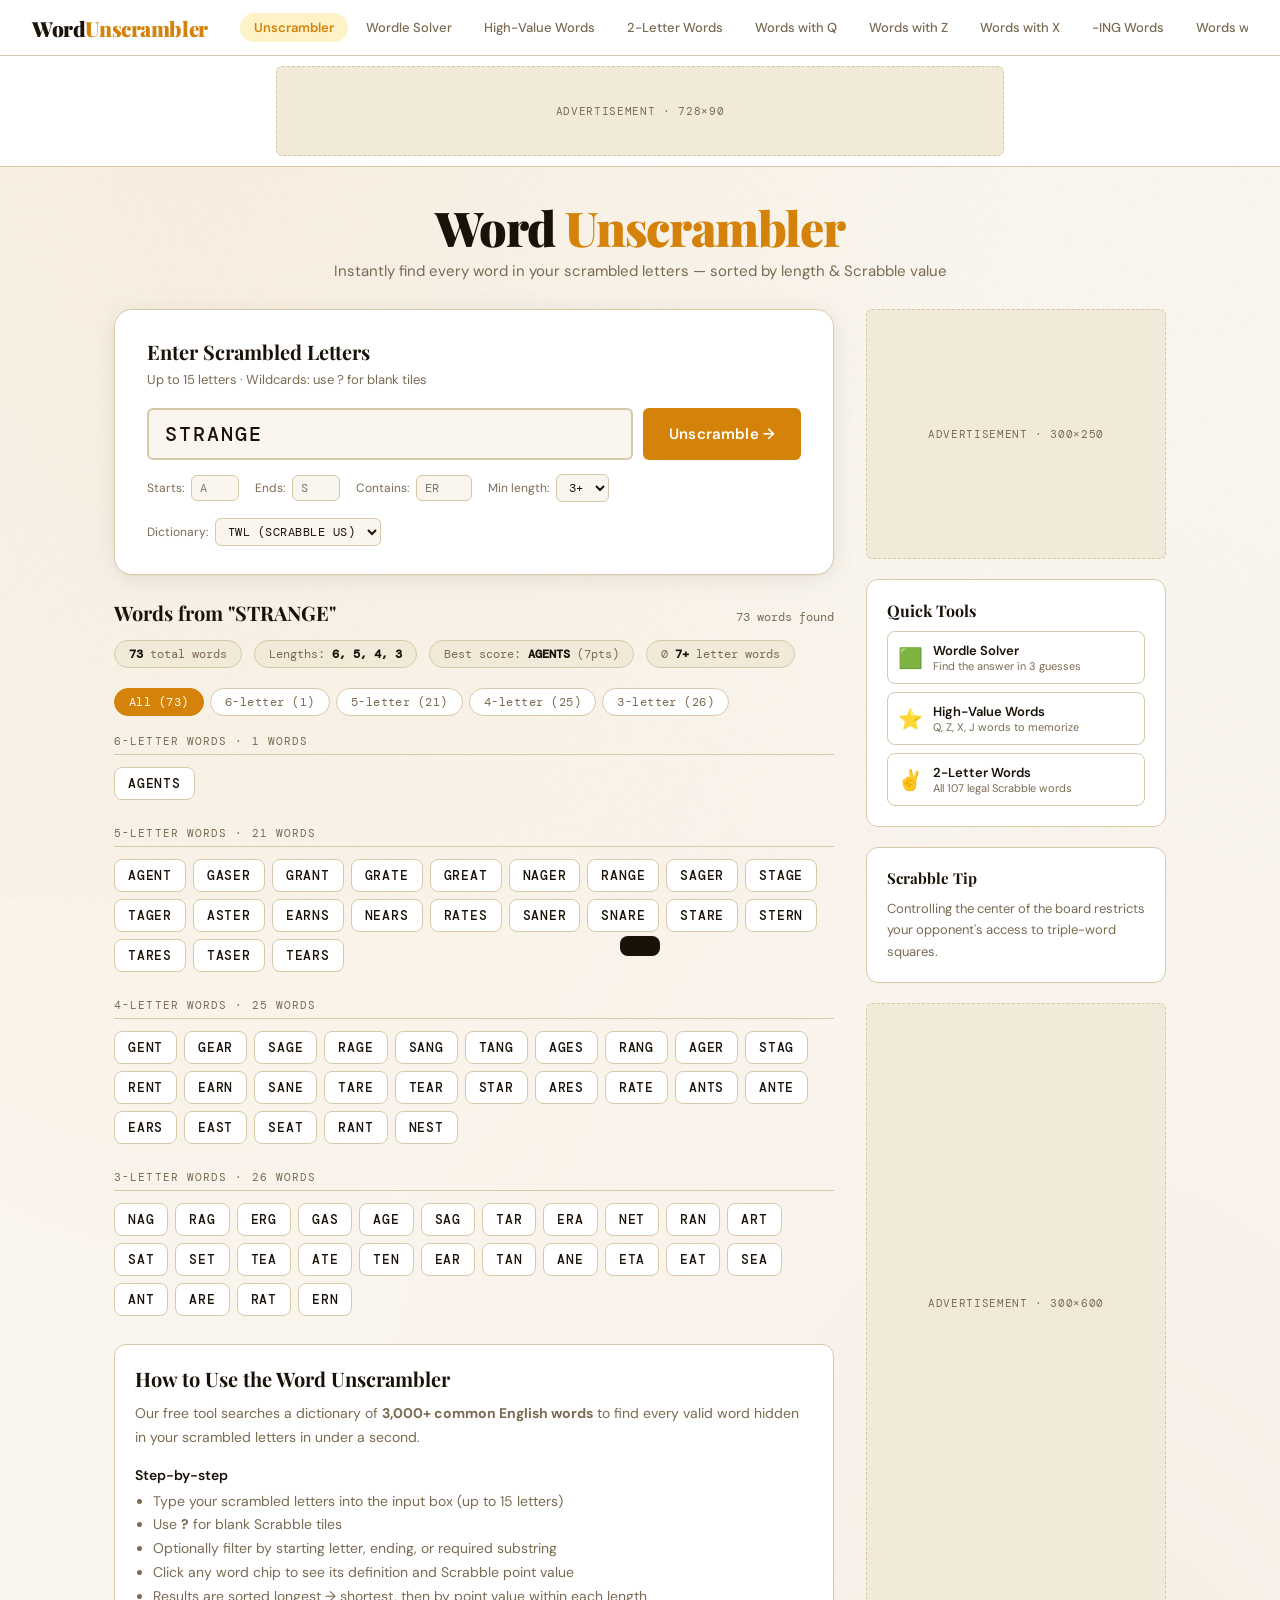
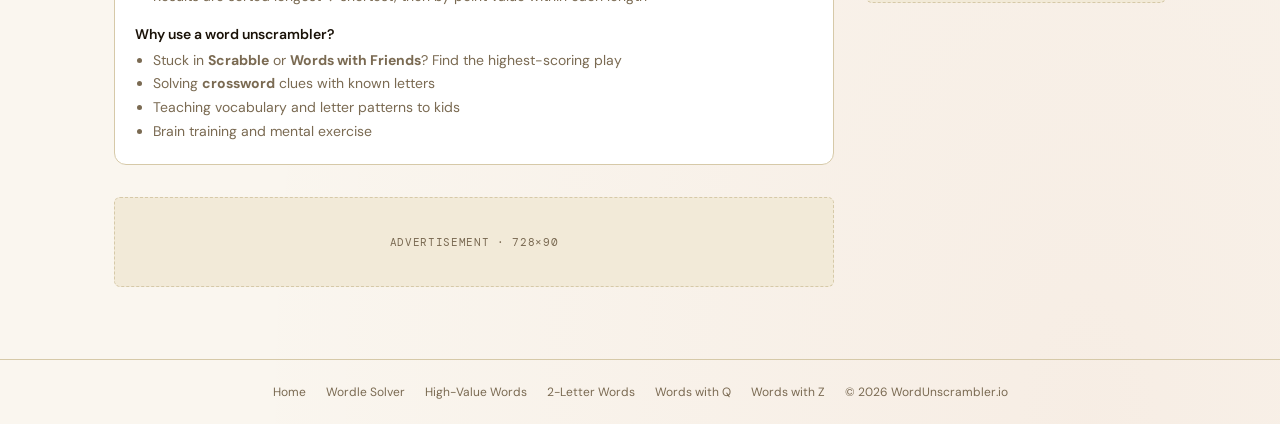
<file: index.html>
<!DOCTYPE html>
<html lang="en">
<head>
<meta charset="UTF-8">
<meta name="viewport" content="width=device-width, initial-scale=1.0">
<title>Word Unscrambler — Unscramble Any Word Instantly | WordUnscrambler</title>
<meta name="description" content="Free word unscrambler — instantly find all words hidden in your scrambled letters. Perfect for Scrabble, Words with Friends, Wordle, and crossword puzzles.">
<meta name="keywords" content="word unscrambler, unscramble words, scrabble word finder, words with friends cheat, anagram solver">
<link rel="canonical" href="https://wordunscrambler.us.com/">
<link rel="stylesheet" href="css/shared.css">
<style>
  .results-header { display:flex; align-items:baseline; justify-content:space-between; margin-bottom:14px; flex-wrap:wrap; gap:8px; }
  .results-title { font-family:'Playfair Display',serif; font-size:20px; font-weight:700; }
  .results-count { font-size:12px; color:var(--muted); font-family:'DM Mono',monospace; }

  .stats-row { display:flex; gap:12px; flex-wrap:wrap; margin-bottom:20px; }
  .stat-chip {
    background:var(--cream); border:1px solid var(--border); border-radius:20px;
    padding:5px 14px; font-size:12px; color:var(--muted); font-family:'DM Mono',monospace;
  }
  .stat-chip strong { color:var(--ink); }

  .seo-block { margin-top:36px; }
  .seo-block h2 { font-family:'Playfair Display',serif; font-size:20px; margin-bottom:10px; }
  .seo-block h3 { font-size:14px; font-weight:600; margin:16px 0 6px; }
  .seo-block p, .seo-block li { font-size:14px; color:var(--muted); line-height:1.7; }
  .seo-block ul { padding-left:18px; }

  .quick-links { display:flex; gap:8px; flex-wrap:wrap; margin-top:8px; }
  .qlink {
    padding:5px 12px; border:1px solid var(--border); border-radius:6px;
    font-size:12px; color:var(--muted); text-decoration:none;
    transition:all .15s; font-family:'DM Mono',monospace;
  }
  .qlink:hover { border-color:var(--amber); color:var(--amber); background:var(--amber-pale); }
</style>
</head>
<body>

<!-- NAV -->
<nav class="site-nav">
  <a class="nav-logo" href="index.html">Word<span>Unscrambler</span></a>
  <div class="nav-links">
    <a class="nav-link active" href="index.html">Unscrambler</a>
    <a class="nav-link" href="wordle.html">Wordle Solver</a>
    <a class="nav-link" href="pages/high-value-words.html">High-Value Words</a>
    <a class="nav-link" href="pages/two-letter-words.html">2-Letter Words</a>
    <a class="nav-link" href="pages/words-with-q.html">Words with Q</a>
    <a class="nav-link" href="pages/words-with-z.html">Words with Z</a>
    <a class="nav-link" href="pages/words-with-x.html">Words with X</a>
    <a class="nav-link" href="pages/words-ending-in-ing.html">-ING Words</a>
      <a class="nav-link" href="pages/words-with-j.html">Words with J</a>
      <a class="nav-link" href="pages/words-ending-in-er.html">-ER Words</a>
      <a class="nav-link" href="pages/scrabble-word-finder.html">Word Finder</a>
  </div>
</nav>

<!-- TOP AD -->
<div style="padding:10px 24px; background:var(--white); border-bottom:1px solid var(--border); position:relative; z-index:1;">
  <div class="ad-unit ad-728x90">
    <!-- AdSense: replace with <ins class="adsbygoogle" ...> -->
    Advertisement · 728×90
  </div>
</div>

<!-- HEADER -->
<div class="page-header">
  <h1 class="page-title">Word <em>Unscrambler</em></h1>
  <p class="page-subtitle">Instantly find every word in your scrambled letters — sorted by length &amp; Scrabble value</p>
</div>

<div class="page-wrap">
  <div class="main-col">

    <!-- SEARCH CARD -->
    <div class="card" style="margin-bottom:24px;">
      <div class="card-title">Enter Scrambled Letters</div>
      <div class="card-hint">Up to 15 letters · Wildcards: use ? for blank tiles</div>
      <div class="input-row">
        <input class="text-input" id="letterInput" type="text" maxlength="15"
          placeholder="e.g. RETAWS" autocomplete="off" autocorrect="off" spellcheck="false">
        <button class="btn btn-primary" id="goBtn">Unscramble →</button>
      </div>
      <div class="filter-row">
        <div class="filter-group">
          <label>Starts:</label>
          <input type="text" id="fStart" maxlength="3" placeholder="A" style="width:48px">
        </div>
        <div class="filter-group">
          <label>Ends:</label>
          <input type="text" id="fEnd" maxlength="3" placeholder="S" style="width:48px">
        </div>
        <div class="filter-group">
          <label>Contains:</label>
          <input type="text" id="fContains" maxlength="4" placeholder="ER" style="width:56px">
        </div>
        <div class="filter-group">
          <label>Min length:</label>
          <select id="fMinLen">
            <option value="2">2+</option>
            <option value="3" selected>3+</option>
            <option value="4">4+</option>
            <option value="5">5+</option>
          </select>
        </div>
        <div class="filter-group">
          <label>Dictionary:</label>
          <select id="fDict">
            <option value="twl">TWL (Scrabble US)</option>
            <option value="sowpods">SOWPODS (Int'l)</option>
            <option value="wwf">Words w/ Friends</option>
          </select>
        </div>
      </div>
    </div>

    <!-- LOADER -->
    <div class="loader" id="loader">
      <div class="spinner"></div>
      <div>Searching dictionary…</div>
    </div>

    <!-- RESULTS -->
    <div id="resultsWrap" style="display:none;">
      <div class="results-header">
        <div class="results-title" id="resTitle">Results</div>
        <div class="results-count" id="resCount"></div>
      </div>
      <div class="stats-row" id="statsRow"></div>
      <div class="tab-row" id="tabRow"></div>
      <div class="def-panel" id="defPanel"></div>
      <div id="wordGroups"></div>
    </div>

    <!-- EMPTY STATE -->
    <div class="empty-state" id="emptyState">
      <span class="empty-icon">🔤</span>
      <h2>Enter letters above to begin</h2>
      <p>Type up to 15 letters and see every word you can make — sorted by length and Scrabble point value.</p>
      <div class="quick-links" style="justify-content:center; margin-top:20px;">
        <a class="qlink" href="#" data-demo="RETAWS">Try RETAWS</a>
        <a class="qlink" href="#" data-demo="PLAYING">Try PLAYING</a>
        <a class="qlink" href="#" data-demo="QUARTZ">Try QUARTZ</a>
        <a class="qlink" href="#" data-demo="STRANGE">Try STRANGE</a>
      </div>
    </div>

    <!-- SEO CONTENT -->
    <div class="seo-block card-sm" style="margin-top:28px;">
      <h2>How to Use the Word Unscrambler</h2>
      <p>Our free tool searches a dictionary of <strong>3,000+ common English words</strong> to find every valid word hidden in your scrambled letters in under a second.</p>
      <h3>Step-by-step</h3>
      <ul>
        <li>Type your scrambled letters into the input box (up to 15 letters)</li>
        <li>Use <strong>?</strong> for blank Scrabble tiles</li>
        <li>Optionally filter by starting letter, ending, or required substring</li>
        <li>Click any word chip to see its definition and Scrabble point value</li>
        <li>Results are sorted longest → shortest, then by point value within each length</li>
      </ul>
      <h3>Why use a word unscrambler?</h3>
      <ul>
        <li>Stuck in <strong>Scrabble</strong> or <strong>Words with Friends</strong>? Find the highest-scoring play</li>
        <li>Solving <strong>crossword</strong> clues with known letters</li>
        <li>Teaching vocabulary and letter patterns to kids</li>
        <li>Brain training and mental exercise</li>
      </ul>
    </div>

    <!-- BOTTOM AD -->
    <div style="margin-top:32px; text-align:center;">
      <div class="ad-unit ad-728x90">Advertisement · 728×90</div>
    </div>

  </div>

  <!-- SIDEBAR -->
  <aside class="sidebar">
    <div class="ad-unit ad-300x250">Advertisement · 300×250</div>

    <div class="card-sm">
      <h3 style="font-family:'Playfair Display',serif; font-size:16px; margin-bottom:10px;">Quick Tools</h3>
      <div style="display:flex; flex-direction:column; gap:8px;">
        <a href="wordle.html" style="display:flex; align-items:center; gap:10px; text-decoration:none; color:var(--ink); padding:10px; border-radius:8px; border:1px solid var(--border); font-size:13px; transition:all .15s;" onmouseover="this.style.borderColor='var(--amber)'" onmouseout="this.style.borderColor='var(--border)'">
          <span style="font-size:20px;">🟩</span>
          <div><div style="font-weight:600;">Wordle Solver</div><div style="color:var(--muted); font-size:11px;">Find the answer in 3 guesses</div></div>
        </a>
        <a href="pages/high-value-words.html" style="display:flex; align-items:center; gap:10px; text-decoration:none; color:var(--ink); padding:10px; border-radius:8px; border:1px solid var(--border); font-size:13px; transition:all .15s;" onmouseover="this.style.borderColor='var(--amber)'" onmouseout="this.style.borderColor='var(--border)'">
          <span style="font-size:20px;">⭐</span>
          <div><div style="font-weight:600;">High-Value Words</div><div style="color:var(--muted); font-size:11px;">Q, Z, X, J words to memorize</div></div>
        </a>
        <a href="pages/two-letter-words.html" style="display:flex; align-items:center; gap:10px; text-decoration:none; color:var(--ink); padding:10px; border-radius:8px; border:1px solid var(--border); font-size:13px; transition:all .15s;" onmouseover="this.style.borderColor='var(--amber)'" onmouseout="this.style.borderColor='var(--border)'">
          <span style="font-size:20px;">✌️</span>
          <div><div style="font-weight:600;">2-Letter Words</div><div style="color:var(--muted); font-size:11px;">All 107 legal Scrabble words</div></div>
        </a>
      </div>
    </div>

    <div class="card-sm">
      <h3 style="font-family:'Playfair Display',serif; font-size:15px; margin-bottom:10px;">Scrabble Tip</h3>
      <p style="font-size:13px; color:var(--muted); line-height:1.65;" id="scrabbleTip">Loading tip…</p>
    </div>

    <div class="ad-unit ad-300x600">Advertisement · 300×600</div>
  </aside>
</div>

<footer class="site-footer">
  <a href="index.html">Home</a>
  <a href="wordle.html">Wordle Solver</a>
  <a href="pages/high-value-words.html">High-Value Words</a>
  <a href="pages/two-letter-words.html">2-Letter Words</a>
  <a href="pages/words-with-q.html">Words with Q</a>
  <a href="pages/words-with-z.html">Words with Z</a>
  <span>© 2026 WordUnscrambler.io</span>
</footer>

<div class="toast" id="toast"></div>

<script src="js/dictionary.js"></script>
<script>
// ── Scrabble tips ──
const TIPS = [
  "The letters Q, Z, X, and J are worth 10, 10, 8, and 8 points each. Save them for premium squares.",
  "Playing all 7 tiles earns a 50-point BINGO bonus — worth more than any single square.",
  "QI, ZA, and XI are 2-letter powerhouses that let you play Q and Z without a U.",
  "Controlling the center of the board restricts your opponent's access to triple-word squares.",
  "Parallel plays — running words alongside existing ones — often score far more than longer words.",
  "The suffix -ING turns almost any verb into a 7-letter word for a potential bingo.",
  "ETAOINSR are the most common English letters — keep these in your rack for flexibility.",
  "Hooks: learning words that accept a single letter on either end opens up the whole board.",
];
document.getElementById('scrabbleTip').textContent = TIPS[Math.floor(Math.random() * TIPS.length)];

// ── Core logic ──
function getFreq(str) {
  const f = {};
  for (const c of str.toUpperCase()) f[c] = (f[c]||0)+1;
  return f;
}

function canMake(word, freq, wildcards) {
  const needed = getFreq(word);
  let wild = wildcards;
  for (const [c,n] of Object.entries(needed)) {
    const have = freq[c] || 0;
    if (have >= n) continue;
    const gap = n - have;
    if (wild >= gap) { wild -= gap; } else return false;
  }
  return true;
}

function doSearch(raw, startsWith='', endsWith='', contains='', minLen=3) {
  const clean = raw.toUpperCase().replace(/[^A-Z?]/g,'');
  const letters = clean.replace(/\?/g,'');
  const wildcards = (clean.match(/\?/g)||[]).length;
  const freq = getFreq(letters);

  const sw = startsWith.toUpperCase();
  const ew = endsWith.toUpperCase();
  const ct = contains.toUpperCase();

  const results = [];
  for (const word of window.DICT.DICTIONARY) {
    if (word.length < minLen) continue;
    if (sw && !word.startsWith(sw)) continue;
    if (ew && !word.endsWith(ew)) continue;
    if (ct && !word.includes(ct)) continue;
    if (canMake(word, freq, wildcards)) results.push(word);
  }

  return results.sort((a,b) =>
    b.length - a.length || window.DICT.scrabbleScore(b) - window.DICT.scrabbleScore(a)
  );
}

// ── State ──
let allWords = [];
let activeLen = 'all';

// ── Render ──
function renderResults(words) {
  document.getElementById('loader').classList.remove('on');
  document.getElementById('emptyState').style.display = 'none';
  const wrap = document.getElementById('resultsWrap');
  wrap.style.display = 'block';

  const filtered = activeLen === 'all' ? words : words.filter(w => w.length === activeLen);
  const raw = document.getElementById('letterInput').value.toUpperCase().replace(/[^A-Z?]/g,'');

  document.getElementById('resTitle').textContent = `Words from "${raw}"`;
  document.getElementById('resCount').textContent = `${filtered.length.toLocaleString()} word${filtered.length!==1?'s':''} found`;

  // Stats
  const statsRow = document.getElementById('statsRow');
  const lens = [...new Set(words.map(w=>w.length))].sort((a,b)=>b-a);
  const bestScore = words.reduce((m,w)=>Math.max(m,window.DICT.scrabbleScore(w)),0);
  const best = words.find(w=>window.DICT.scrabbleScore(w)===bestScore);
  statsRow.innerHTML = `
    <div class="stat-chip"><strong>${words.length}</strong> total words</div>
    <div class="stat-chip">Lengths: <strong>${lens.join(', ')}</strong></div>
    ${best?`<div class="stat-chip">Best score: <strong>${best}</strong> (${bestScore}pts)</div>`:''}
    <div class="stat-chip">${words.filter(w=>w.length>=7).length} <strong>7+</strong> letter words</div>
  `;

  // Tabs
  const tabRow = document.getElementById('tabRow');
  tabRow.innerHTML =
    `<button class="tab${activeLen==='all'?' active':''}" data-l="all">All (${words.length})</button>` +
    lens.map(l => {
      const n = words.filter(w=>w.length===l).length;
      return `<button class="tab${activeLen===l?' active':''}" data-l="${l}">${l}-letter (${n})</button>`;
    }).join('');

  tabRow.querySelectorAll('.tab').forEach(t => t.addEventListener('click', () => {
    activeLen = t.dataset.l === 'all' ? 'all' : parseInt(t.dataset.l);
    renderResults(allWords);
  }));

  // Groups
  const wordGroups = document.getElementById('wordGroups');
  wordGroups.innerHTML = '';

  if (filtered.length === 0) {
    wordGroups.innerHTML = '<div style="text-align:center;padding:40px;color:var(--muted);font-size:14px;">No words match your filters.</div>';
    return;
  }

  const grouped = {};
  filtered.forEach(w => { (grouped[w.length]=grouped[w.length]||[]).push(w); });

  Object.keys(grouped).sort((a,b)=>b-a).forEach(len => {
    const grp = document.createElement('div');
    grp.className = 'word-group';
    grp.innerHTML = `<div class="group-label">${len}-letter words · ${grouped[len].length} words</div><div class="words-grid"></div>`;
    const grid = grp.querySelector('.words-grid');
    grouped[len].forEach(word => {
      const score = window.DICT.scrabbleScore(word);
      const hi = score >= 14;
      const chip = document.createElement('div');
      chip.className = `word-chip${hi?' high-val':''}`;
      chip.textContent = word;
      if (score >= 10) chip.innerHTML += `<span class="score-pip">${score}</span>`;
      chip.addEventListener('click', () => showDef(word));
      grid.appendChild(chip);
    });
    wordGroups.appendChild(grp);
  });
}

function showDef(word) {
  const score = window.DICT.scrabbleScore(word);
  const panel = document.getElementById('defPanel');
  panel.className = 'def-panel on';
  panel.innerHTML = `
    <div class="def-word">${word}</div>
    <div class="def-pos">noun / verb / adjective</div>
    <div class="def-text">Valid word in standard dictionaries.</div>
    <div class="def-score">Scrabble value: <strong>${score} points</strong> — click to copy</div>
  `;
  navigator.clipboard?.writeText(word).then(() => showToast(`Copied "${word}"`));
  panel.scrollIntoView({behavior:'smooth', block:'nearest'});
}

function go() {
  const val = document.getElementById('letterInput').value.trim();
  if (!val || val.length < 2) { showToast('Enter at least 2 letters'); return; }
  activeLen = 'all';
  document.getElementById('defPanel').className = 'def-panel';
  document.getElementById('resultsWrap').style.display = 'none';
  document.getElementById('emptyState').style.display = 'none';
  document.getElementById('loader').classList.add('on');

  const sw = document.getElementById('fStart').value.trim();
  const ew = document.getElementById('fEnd').value.trim();
  const ct = document.getElementById('fContains').value.trim();
  const ml = parseInt(document.getElementById('fMinLen').value);

  setTimeout(() => {
    allWords = doSearch(val, sw, ew, ct, ml);
    renderResults(allWords);
  }, 180);
}

function showToast(msg) {
  const t = document.getElementById('toast');
  t.textContent = msg; t.classList.add('show');
  setTimeout(() => t.classList.remove('show'), 2000);
}

// ── Events ──
document.getElementById('goBtn').addEventListener('click', go);
document.getElementById('letterInput').addEventListener('keydown', e => { if(e.key==='Enter') go(); });
document.getElementById('letterInput').addEventListener('input', function() {
  this.value = this.value.replace(/[^a-zA-Z?]/g,'');
});

// Demo links
document.querySelectorAll('[data-demo]').forEach(el => {
  el.addEventListener('click', e => {
    e.preventDefault();
    document.getElementById('letterInput').value = el.dataset.demo;
    go();
  });
});

// Auto-run demo
setTimeout(() => {
  document.getElementById('letterInput').value = 'STRANGE';
  go();
}, 300);
</script>
</body>
</html>
</file>
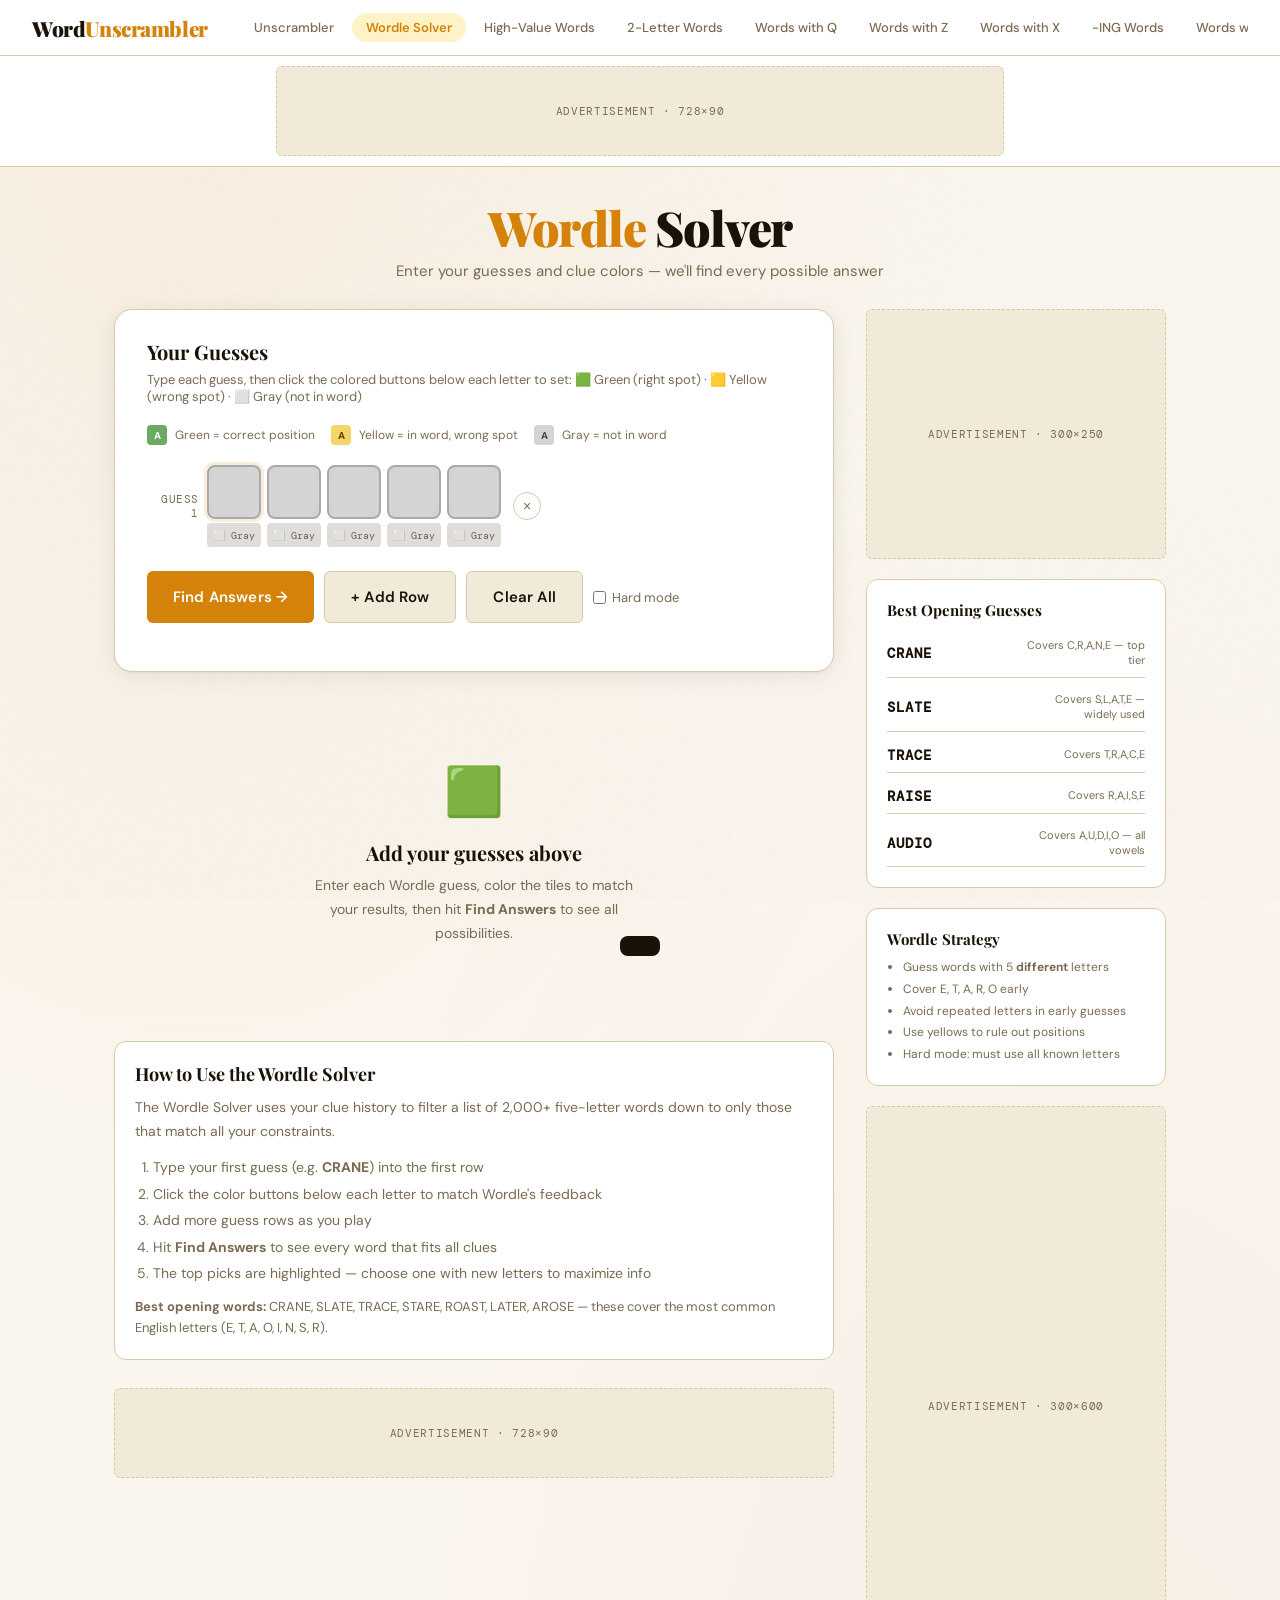
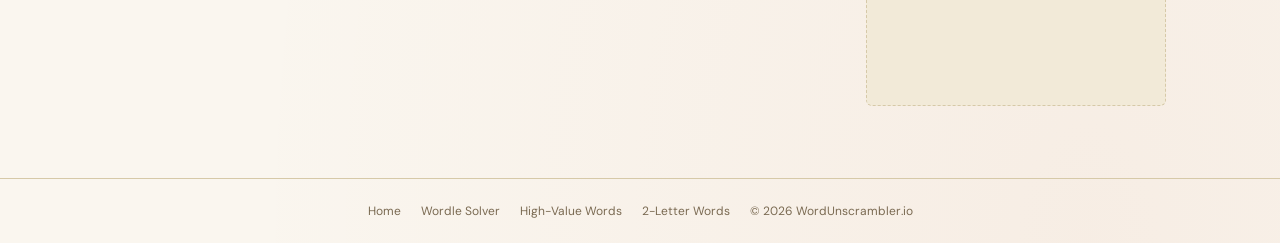
<file: wordle.html>
<!DOCTYPE html>
<html lang="en">
<head>
<meta charset="UTF-8">
<meta name="viewport" content="width=device-width, initial-scale=1.0">
<title>Wordle Solver — Find Today's Answer | WordUnscrambler</title>
<meta name="description" content="Free Wordle solver. Enter your green, yellow, and gray clues and we'll narrow down every possible Wordle answer. Solve today's Wordle in 3 guesses.">
<meta name="keywords" content="wordle solver, wordle helper, wordle cheat, wordle answer today, wordle hint">
<link rel="canonical" href="https://wordunscrambler.us.com/wordle.html">
<link rel="stylesheet" href="css/shared.css">
<style>
  /* ── Wordle-specific styles ── */
  .solver-grid {
    display: flex;
    flex-direction: column;
    gap: 10px;
    margin-bottom: 24px;
  }

  .guess-row {
    display: flex;
    gap: 8px;
    align-items: center;
  }

  .guess-label {
    font-size: 11px;
    font-family: 'DM Mono', monospace;
    color: var(--muted);
    width: 52px;
    text-align: right;
    text-transform: uppercase;
    letter-spacing: .05em;
    flex-shrink: 0;
  }

  .guess-tiles {
    display: flex;
    gap: 6px;
  }

  .tile-wrap {
    display: flex;
    flex-direction: column;
    align-items: center;
    gap: 4px;
  }

  .tile {
    width: 54px;
    height: 54px;
    border: 2.5px solid var(--border);
    border-radius: 8px;
    font-family: 'DM Mono', monospace;
    font-size: 22px;
    font-weight: 700;
    text-transform: uppercase;
    letter-spacing: .05em;
    text-align: center;
    outline: none;
    background: var(--white);
    color: var(--ink);
    transition: all .15s;
    caret-color: var(--amber);
  }

  .tile:focus { border-color: var(--amber); box-shadow: 0 0 0 3px rgba(212,130,10,.15); }

  /* State buttons */
  .tile-state-btn {
    width: 54px;
    height: 24px;
    border: none;
    border-radius: 4px;
    cursor: pointer;
    font-size: 10px;
    font-family: 'DM Mono', monospace;
    transition: all .15s;
    display: flex;
    align-items: center;
    justify-content: center;
    gap: 2px;
  }

  .tile-state-btn[data-state="gray"]   { background: #e0ddd8; color: #666; }
  .tile-state-btn[data-state="yellow"] { background: #f5d56a; color: #7a5e00; }
  .tile-state-btn[data-state="green"]  { background: #6aaa64; color: white; }

  /* Apply color to tile based on state */
  .tile[data-state="gray"]   { background: #d4d4d4; border-color: #aaa; color: #444; }
  .tile[data-state="yellow"] { background: #f5d56a; border-color: #c9a600; color: #5a4000; }
  .tile[data-state="green"]  { background: #6aaa64; border-color: #4a8a44; color: white; }

  /* Remove row button */
  .remove-row {
    width: 28px; height: 28px;
    background: none; border: 1px solid var(--border);
    border-radius: 50%; cursor: pointer; color: var(--muted);
    font-size: 14px; display: flex; align-items: center; justify-content: center;
    transition: all .15s; flex-shrink: 0; margin-left: 4px;
  }
  .remove-row:hover { background: #ffe0e0; border-color: var(--rust); color: var(--rust); }

  /* Legend */
  .legend {
    display: flex;
    gap: 16px;
    margin-bottom: 20px;
    flex-wrap: wrap;
  }

  .legend-item {
    display: flex; align-items: center; gap: 8px;
    font-size: 12px; color: var(--muted);
  }

  .legend-dot {
    width: 20px; height: 20px; border-radius: 4px;
    display: flex; align-items: center; justify-content: center;
    font-size: 10px; font-weight: 700; color: white;
  }

  .legend-dot.g { background: #6aaa64; }
  .legend-dot.y { background: #f5d56a; color: #5a4000; }
  .legend-dot.x { background: #d4d4d4; color: #444; }

  /* Controls */
  .solver-controls {
    display: flex; gap: 10px; flex-wrap: wrap;
    margin-bottom: 20px;
  }

  /* Also-known section */
  .also-known {
    margin-top: 6px;
    font-size: 11px;
    color: var(--muted);
    font-family: 'DM Mono', monospace;
  }

  /* Results */
  .word-results {
    display: flex; flex-wrap: wrap; gap: 8px;
  }

  .wordle-chip {
    background: var(--white);
    border: 1.5px solid var(--border);
    border-radius: 8px;
    padding: 8px 14px;
    font-family: 'DM Mono', monospace;
    font-size: 15px;
    font-weight: 600;
    letter-spacing: .1em;
    text-transform: uppercase;
    cursor: pointer;
    transition: all .15s;
    display: flex;
    flex-direction: column;
    align-items: center;
    gap: 3px;
  }

  .wordle-chip:hover {
    border-color: var(--sage);
    background: #f0f7ef;
    transform: translateY(-1px);
  }

  .wordle-chip.top-pick {
    border-color: #6aaa64;
    background: #f0f7ef;
  }

  .chip-freq {
    font-size: 9px;
    color: var(--muted);
    font-weight: 400;
    letter-spacing: .04em;
  }

  .chip-rank {
    font-size: 9px;
    color: #6aaa64;
    font-weight: 600;
  }

  .result-count-bar {
    background: var(--cream);
    border: 1px solid var(--border);
    border-radius: 8px;
    padding: 12px 16px;
    font-size: 13px;
    margin-bottom: 16px;
    display: flex;
    align-items: center;
    gap: 10px;
  }

  .count-num {
    font-family: 'DM Mono', monospace;
    font-size: 28px;
    font-weight: 700;
    color: var(--amber);
    line-height: 1;
  }

  .count-text { font-size: 13px; color: var(--muted); }

  /* Hard mode badge */
  .hard-badge {
    display: inline-flex; align-items: center; gap: 5px;
    background: #fff3cd; border: 1px solid #ffc107;
    border-radius: 4px; padding: 2px 8px;
    font-size: 11px; color: #856404;
    font-family: 'DM Mono', monospace;
  }

  /* Keyboard hint */
  .kb-hint {
    background: var(--cream); border: 1px solid var(--border);
    border-radius: 8px; padding: 12px 16px;
    font-size: 13px; color: var(--muted);
    margin-bottom: 16px;
  }

  .kb-hint strong { color: var(--ink); }

  /* Letter frequency bar chart */
  .letter-analysis {
    margin-top: 20px;
  }

  .freq-bar-row {
    display: flex; align-items: center; gap: 8px; margin-bottom: 5px;
  }

  .freq-letter {
    font-family: 'DM Mono', monospace;
    font-size: 13px; font-weight: 600;
    width: 20px; text-align: center;
    text-transform: uppercase;
  }

  .freq-bar {
    height: 14px; border-radius: 3px;
    background: var(--amber); opacity: .7;
    transition: width .3s ease;
  }

  .freq-count {
    font-size: 11px; color: var(--muted);
    font-family: 'DM Mono', monospace;
  }
</style>
</head>
<body>

<nav class="site-nav">
  <a class="nav-logo" href="index.html">Word<span>Unscrambler</span></a>
  <div class="nav-links">
    <a class="nav-link" href="index.html">Unscrambler</a>
    <a class="nav-link active" href="wordle.html">Wordle Solver</a>
    <a class="nav-link" href="pages/high-value-words.html">High-Value Words</a>
    <a class="nav-link" href="pages/two-letter-words.html">2-Letter Words</a>
    <a class="nav-link" href="pages/words-with-q.html">Words with Q</a>
    <a class="nav-link" href="pages/words-with-z.html">Words with Z</a>
    <a class="nav-link" href="pages/words-with-x.html">Words with X</a>
    <a class="nav-link" href="pages/words-ending-in-ing.html">-ING Words</a>
      <a class="nav-link" href="pages/words-with-j.html">Words with J</a>
      <a class="nav-link" href="pages/words-ending-in-er.html">-ER Words</a>
      <a class="nav-link" href="pages/scrabble-word-finder.html">Word Finder</a>
  </div>
</nav>

<div style="padding:10px 24px; background:var(--white); border-bottom:1px solid var(--border); position:relative; z-index:1;">
  <div class="ad-unit ad-728x90">Advertisement · 728×90</div>
</div>

<div class="page-header">
  <h1 class="page-title"><em>Wordle</em> Solver</h1>
  <p class="page-subtitle">Enter your guesses and clue colors — we'll find every possible answer</p>
</div>

<div class="page-wrap">
  <div class="main-col">

    <div class="card" style="margin-bottom:24px;">
      <div class="card-title">Your Guesses</div>
      <div class="card-hint">Type each guess, then click the colored buttons below each letter to set: 🟩 Green (right spot) · 🟨 Yellow (wrong spot) · ⬜ Gray (not in word)</div>

      <!-- Legend -->
      <div class="legend">
        <div class="legend-item"><div class="legend-dot g">A</div> Green = correct position</div>
        <div class="legend-item"><div class="legend-dot y">A</div> Yellow = in word, wrong spot</div>
        <div class="legend-item"><div class="legend-dot x">A</div> Gray = not in word</div>
      </div>

      <!-- Guess grid -->
      <div class="solver-grid" id="solverGrid"></div>

      <div class="solver-controls">
        <button class="btn btn-primary" id="solveBtn">Find Answers →</button>
        <button class="btn btn-secondary" id="addGuessBtn">+ Add Row</button>
        <button class="btn btn-secondary" id="clearBtn">Clear All</button>
        <label style="display:flex;align-items:center;gap:6px;font-size:13px;color:var(--muted);cursor:pointer;">
          <input type="checkbox" id="hardMode"> Hard mode
        </label>
      </div>

      <div class="kb-hint" id="kbHint" style="display:none;">
        <strong>Known letters:</strong> <span id="kbKnown"></span>
      </div>
    </div>

    <!-- LOADER -->
    <div class="loader" id="loader">
      <div class="spinner"></div>
      <div>Filtering word list…</div>
    </div>

    <!-- RESULTS -->
    <div id="resultsSection" style="display:none;">
      <div class="result-count-bar">
        <div class="count-num" id="countNum">0</div>
        <div>
          <div class="count-text" id="countText">possible words remaining</div>
          <div class="also-known" id="alsoKnown"></div>
        </div>
      </div>

      <div style="display:flex; align-items:center; justify-content:space-between; margin-bottom:12px; flex-wrap:wrap; gap:8px;">
        <div style="font-family:'Playfair Display',serif; font-size:18px; font-weight:700;">Possible Answers</div>
        <div style="display:flex; gap:8px;">
          <button class="btn btn-secondary btn-sm" id="sortFreqBtn">Sort by frequency</button>
          <button class="btn btn-secondary btn-sm" id="sortAlphaBtn">Sort A–Z</button>
        </div>
      </div>

      <div class="word-results" id="wordResults"></div>

      <div class="letter-analysis" id="letterAnalysis"></div>
    </div>

    <!-- EMPTY -->
    <div class="empty-state" id="emptyState">
      <span class="empty-icon">🟩</span>
      <h2>Add your guesses above</h2>
      <p>Enter each Wordle guess, color the tiles to match your results, then hit <strong>Find Answers</strong> to see all possibilities.</p>
    </div>

    <!-- SEO -->
    <div class="card-sm" style="margin-top:32px;">
      <h2 style="font-family:'Playfair Display',serif; font-size:18px; margin-bottom:10px;">How to Use the Wordle Solver</h2>
      <p style="font-size:14px; color:var(--muted); line-height:1.7; margin-bottom:10px;">The Wordle Solver uses your clue history to filter a list of 2,000+ five-letter words down to only those that match all your constraints.</p>
      <ol style="padding-left:18px; font-size:14px; color:var(--muted); line-height:1.9;">
        <li>Type your first guess (e.g. <strong>CRANE</strong>) into the first row</li>
        <li>Click the color buttons below each letter to match Wordle's feedback</li>
        <li>Add more guess rows as you play</li>
        <li>Hit <strong>Find Answers</strong> to see every word that fits all clues</li>
        <li>The top picks are highlighted — choose one with new letters to maximize info</li>
      </ol>
      <p style="font-size:13px; color:var(--muted); margin-top:10px; line-height:1.6;"><strong>Best opening words:</strong> CRANE, SLATE, TRACE, STARE, ROAST, LATER, AROSE — these cover the most common English letters (E, T, A, O, I, N, S, R).</p>
    </div>

    <div style="margin-top:28px; text-align:center;">
      <div class="ad-unit ad-728x90">Advertisement · 728×90</div>
    </div>
  </div>

  <aside class="sidebar">
    <div class="ad-unit ad-300x250">Advertisement · 300×250</div>

    <div class="card-sm">
      <h3 style="font-family:'Playfair Display',serif; font-size:15px; margin-bottom:10px;">Best Opening Guesses</h3>
      <div id="bestOpeners" style="display:flex; flex-direction:column; gap:6px;"></div>
    </div>

    <div class="card-sm">
      <h3 style="font-family:'Playfair Display',serif; font-size:15px; margin-bottom:8px;">Wordle Strategy</h3>
      <ul style="font-size:12px; color:var(--muted); line-height:1.8; padding-left:16px;">
        <li>Guess words with 5 <strong>different</strong> letters</li>
        <li>Cover E, T, A, R, O early</li>
        <li>Avoid repeated letters in early guesses</li>
        <li>Use yellows to rule out positions</li>
        <li>Hard mode: must use all known letters</li>
      </ul>
    </div>

    <div class="ad-unit ad-300x600">Advertisement · 300×600</div>
  </aside>
</div>

<footer class="site-footer">
  <a href="index.html">Home</a>
  <a href="wordle.html">Wordle Solver</a>
  <a href="pages/high-value-words.html">High-Value Words</a>
  <a href="pages/two-letter-words.html">2-Letter Words</a>
  <span>© 2026 WordUnscrambler.io</span>
</footer>

<div class="toast" id="toast"></div>

<script src="js/dictionary.js"></script>
<script>
// ── Wordle word frequency (higher = more common Wordle answer) ──
const WORD_FREQ = {
  CRANE:100,SLATE:100,TRACE:99,STARE:99,AROSE:98,LATER:98,ROAST:97,IRATE:96,SNARE:95,LEAST:95,
  RAISE:94,TEARS:93,SANER:92,STALE:92,TARES:91,RESAT:90,CANER:89,EARNS:88,LARES:87,RALES:86,
  CRANE:100,AUDIO:95,ADIEU:94,TEARS:93,HEART:92,EARTH:91,SHARE:90,HARES:89,SHEAR:88,HEARS:87,
  PLANE:86,PANEL:85,PENAL:84,PLENA:83,LEAPT:82,PLATE:81,PLEAT:80,PETAL:79,LEANT:78,PANEL:77,
  CRATE:95,REACT:94,TRACE:93,CARET:92,CARTE:91,RACER:85,RACER:84,
  GLARE:80,FLARE:79,STARE:99,SNARE:95,SPARE:82,FLARE:79,GLARE:80,BLARE:75,
  STONE:88,NOTES:85,TONES:84,ONSET:83,ATONE:82,OAKEN:76,OCEAN:77,CANOE:75,
  BRACE:78,GRACE:77,TRACE:93,PLACE:82,SPACE:80,
  WORLD:85,SWORD:80,WORDS:82,CORDS:75,LORDS:74,
  PILOT:72,LITHO:68,ATILT:65,
  ALOFT:70,FLOAT:75,AFLOAT:0,
  MOUND:72,FOUNT:68,COUNT:78,MOUNT:76,
  SWEAR:82,WEARS:80,WEARY:75,SWEAR:82,
  KNAVE:65,SHAVE:72,BRAVE:74,GRAVE:73,CRAVE:71,
};

// ── Common 5-letter words for Wordle ──
// Word list now pulled directly from the shared dictionary.js FIVE array
// instead of a separate hardcoded list — this guarantees the Unscrambler,
// Word Finder, and Wordle Solver all agree on what counts as a valid word.
const WORDLE_SET = [...new Set(window.DICT.FIVE)].filter(w => w.length === 5 && /^[A-Z]+$/.test(w));

// Best openers with letter coverage scores
const BEST_OPENERS = [
  { word: 'CRANE', note: 'Covers C,R,A,N,E — top tier' },
  { word: 'SLATE', note: 'Covers S,L,A,T,E — widely used' },
  { word: 'TRACE', note: 'Covers T,R,A,C,E' },
  { word: 'RAISE', note: 'Covers R,A,I,S,E' },
  { word: 'AUDIO', note: 'Covers A,U,D,I,O — all vowels' },
];

document.getElementById('bestOpeners').innerHTML = BEST_OPENERS.map(o => `
  <div style="display:flex;align-items:center;justify-content:space-between;padding:8px 0;border-bottom:1px solid var(--border);">
    <div style="font-family:'DM Mono',monospace;font-size:14px;font-weight:600;letter-spacing:.08em;">${o.word}</div>
    <div style="font-size:11px;color:var(--muted);text-align:right;max-width:120px;line-height:1.4;">${o.note}</div>
  </div>
`).join('');

// ── State ──
let rows = [];
let sortMode = 'freq';

// ── Build a row ──
function buildRow(rowIndex) {
  const states = ['gray','gray','gray','gray','gray'];
  const row = { states, el: null };

  const div = document.createElement('div');
  div.className = 'guess-row';
  div.innerHTML = `<div class="guess-label">Guess ${rowIndex+1}</div>`;

  const tilesDiv = document.createElement('div');
  tilesDiv.className = 'guess-tiles';

  for (let i = 0; i < 5; i++) {
    const wrap = document.createElement('div');
    wrap.className = 'tile-wrap';

    const tile = document.createElement('input');
    tile.className = 'tile';
    tile.maxLength = 1;
    tile.dataset.state = 'gray';
    tile.dataset.col = i;

    // Auto-advance
    tile.addEventListener('input', function() {
      this.value = this.value.replace(/[^a-zA-Z]/g,'').toUpperCase().slice(-1);
      if (this.value && i < 4) {
        const next = tilesDiv.querySelectorAll('.tile')[i+1];
        if (next) next.focus();
      }
      updateKbHint();
    });

    tile.addEventListener('keydown', function(e) {
      if (e.key === 'Backspace' && !this.value && i > 0) {
        const prev = tilesDiv.querySelectorAll('.tile')[i-1];
        if (prev) { prev.value=''; prev.focus(); }
      }
      if (e.key === 'Enter') document.getElementById('solveBtn').click();
    });

    // State cycle button
    const stateBtn = document.createElement('button');
    stateBtn.className = 'tile-state-btn';
    stateBtn.dataset.state = 'gray';
    stateBtn.innerHTML = '⬜ Gray';

    stateBtn.addEventListener('click', function() {
      const cur = this.dataset.state;
      const next = cur === 'gray' ? 'yellow' : cur === 'yellow' ? 'green' : 'gray';
      this.dataset.state = next;
      tile.dataset.state = next;
      states[i] = next;
      if (next === 'gray')   { this.innerHTML = '⬜ Gray';   this.dataset.state='gray'; }
      if (next === 'yellow') { this.innerHTML = '🟨 Yellow'; this.dataset.state='yellow'; }
      if (next === 'green')  { this.innerHTML = '🟩 Green';  this.dataset.state='green'; }
      updateKbHint();
    });

    wrap.appendChild(tile);
    wrap.appendChild(stateBtn);
    tilesDiv.appendChild(wrap);
  }

  const removeBtn = document.createElement('button');
  removeBtn.className = 'remove-row';
  removeBtn.innerHTML = '×';
  removeBtn.title = 'Remove this guess';
  removeBtn.addEventListener('click', () => {
    const idx = rows.indexOf(row);
    if (idx > -1) rows.splice(idx, 1);
    div.remove();
    rows.forEach((r,i) => {
      r.el.querySelector('.guess-label').textContent = `Guess ${i+1}`;
    });
  });

  div.appendChild(tilesDiv);
  div.appendChild(removeBtn);
  row.el = div;
  row.tilesDiv = tilesDiv;
  row.states = states;
  return row;
}

function addRow() {
  const row = buildRow(rows.length);
  rows.push(row);
  document.getElementById('solverGrid').appendChild(row.el);
  // Focus first tile of new row
  row.tilesDiv.querySelector('.tile').focus();
}

function clearAll() {
  rows = [];
  document.getElementById('solverGrid').innerHTML = '';
  document.getElementById('resultsSection').style.display = 'none';
  document.getElementById('emptyState').style.display = 'block';
  document.getElementById('kbHint').style.display = 'none';
  addRow();
}

function updateKbHint() {
  const greens = {}, yellows = {}, grays = new Set();
  for (const row of rows) {
    const tiles = row.tilesDiv.querySelectorAll('.tile');
    tiles.forEach((t, i) => {
      const letter = t.value.toUpperCase();
      const state = t.dataset.state;
      if (!letter) return;
      if (state === 'green') greens[i] = letter;
      if (state === 'yellow') { yellows[letter] = yellows[letter] || []; yellows[letter].push(i); }
      if (state === 'gray') grays.add(letter);
    });
  }

  const parts = [];
  if (Object.keys(greens).length) {
    const pattern = [1,2,3,4,5].map(i => greens[i-1] || '_').join('');
    parts.push(`Pattern: <strong>${pattern}</strong>`);
  }
  if (Object.keys(yellows).length) {
    parts.push(`Contains: <strong>${Object.keys(yellows).join(', ')}</strong>`);
  }
  if (grays.size) {
    parts.push(`Excluded: <strong>${[...grays].join(', ')}</strong>`);
  }

  const hint = document.getElementById('kbHint');
  if (parts.length) {
    hint.style.display = 'block';
    document.getElementById('kbKnown').innerHTML = parts.join(' · ');
  } else {
    hint.style.display = 'none';
  }
}

function solve() {
  document.getElementById('loader').classList.add('on');
  document.getElementById('resultsSection').style.display = 'none';
  document.getElementById('emptyState').style.display = 'none';

  setTimeout(() => {
    const greens = {};     // position → letter
    const yellows = {};    // letter → [forbidden positions]
    const yellowSet = new Set(); // letters that must be present
    const grays = new Set();

    let hasInput = false;

    for (const row of rows) {
      const tiles = row.tilesDiv.querySelectorAll('.tile');
      tiles.forEach((t, i) => {
        const letter = t.value.toUpperCase();
        const state = t.dataset.state;
        if (!letter) return;
        hasInput = true;
        if (state === 'green') {
          greens[i] = letter;
        } else if (state === 'yellow') {
          yellowSet.add(letter);
          yellows[letter] = yellows[letter] || [];
          yellows[letter].push(i);
        } else if (state === 'gray') {
          grays.add(letter);
        }
      });
    }

    if (!hasInput) {
      document.getElementById('loader').classList.remove('on');
      document.getElementById('emptyState').style.display = 'block';
      showToast('Enter at least one guess first');
      return;
    }

    const hardMode = document.getElementById('hardMode').checked;

    // Pre-compute exact letter counts from gray+yellow in same row
    // e.g. FERRY: R yellow(pos2) + R gray(pos3) = exactly 1 R in answer
    const exactCounts = {};
    for (const row of rows) {
      const tiles = [...row.tilesDiv.querySelectorAll('.tile')];
      const grayLettersInRow = new Set(
        tiles.filter(t => t.dataset.state === 'gray' && t.value)
             .map(t => t.value.toUpperCase())
      );
      for (const letter of grayLettersInRow) {
        const confirmedInRow = tiles.filter(t =>
          t.value.toUpperCase() === letter &&
          (t.dataset.state === 'yellow' || t.dataset.state === 'green')
        ).length;
        if (confirmedInRow > 0) {
          exactCounts[letter] = Math.max(exactCounts[letter] || 0, confirmedInRow);
        }
      }
    }

    const results = WORDLE_SET.filter(word => {
      // 1. GREEN: exact position matches
      for (const [pos, letter] of Object.entries(greens)) {
        if (word[parseInt(pos)] !== letter) return false;
      }
      // 2. YELLOW: letter in word, not at forbidden positions
      for (const [letter, positions] of Object.entries(yellows)) {
        if (!word.includes(letter)) return false;
        for (const pos of positions) {
          if (word[pos] === letter && greens[parseInt(pos)] !== letter) return false;
        }
      }
      // 3. GRAY: not in word, unless exact count applies
      for (const letter of grays) {
        if (exactCounts.hasOwnProperty(letter)) {
          if (word.split('').filter(c => c === letter).length !== exactCounts[letter]) return false;
        } else if (!yellowSet.has(letter) && !Object.values(greens).includes(letter)) {
          if (word.includes(letter)) return false;
        }
      }
      return true;
    });;

    // Sort
    const sorted = [...results].sort((a, b) => {
      if (sortMode === 'freq') {
        return (WORD_FREQ[b] || 50) - (WORD_FREQ[a] || 50);
      }
      return a.localeCompare(b);
    });

    renderWordleResults(sorted, greens, yellowSet);
  }, 120);
}

function renderWordleResults(words, greens, yellowSet) {
  document.getElementById('loader').classList.remove('on');
  document.getElementById('resultsSection').style.display = 'block';

  document.getElementById('countNum').textContent = words.length;
  const ct = document.getElementById('countText');
  if (words.length === 0) ct.textContent = 'no words match — check your clues';
  else if (words.length === 1) ct.textContent = 'word remaining — that\'s it! 🎉';
  else ct.textContent = `possible words remaining`;

  document.getElementById('alsoKnown').innerHTML = words.length <= 5 && words.length > 0
    ? `Candidates: <strong>${words.join(', ')}</strong>` : '';

  const container = document.getElementById('wordResults');
  container.innerHTML = '';

  const top = words.slice(0, 60);
  top.forEach((word, idx) => {
    const chip = document.createElement('div');
    chip.className = `wordle-chip${idx < 3 ? ' top-pick' : ''}`;
    chip.innerHTML = `
      <div>${word}</div>
      ${idx < 3 ? '<div class="chip-rank">★ Top pick</div>' : ''}
    `;
    chip.addEventListener('click', () => {
      // Copy word and show toast
      navigator.clipboard?.writeText(word);
      showToast(`Copied "${word}"`);
    });
    container.appendChild(chip);
  });

  if (words.length > 60) {
    container.innerHTML += `<div style="font-size:13px;color:var(--muted);padding:8px;">… and ${words.length - 60} more. Add more guesses to narrow down.</div>`;
  }

  // Letter frequency analysis
  if (words.length > 1 && words.length <= 200) {
    const freq = {};
    for (const word of words) {
      for (const c of new Set([...word])) {
        freq[c] = (freq[c]||0)+1;
      }
    }
    const sorted = Object.entries(freq).sort((a,b)=>b[1]-a[1]).slice(0,8);
    const max = sorted[0][1];

    const la = document.getElementById('letterAnalysis');
    la.innerHTML = '<div style="font-family:\'Playfair Display\',serif; font-size:16px; font-weight:700; margin-bottom:12px;">Letter frequency in remaining words</div>';
    sorted.forEach(([letter, count]) => {
      const pct = Math.round((count/max)*100);
      la.innerHTML += `
        <div class="freq-bar-row">
          <div class="freq-letter">${letter}</div>
          <div class="freq-bar" style="width:${Math.max(pct,4)}%;"></div>
          <div class="freq-count">${count}/${words.length}</div>
        </div>
      `;
    });
  } else {
    document.getElementById('letterAnalysis').innerHTML = '';
  }
}

function showToast(msg) {
  const t = document.getElementById('toast');
  t.textContent = msg; t.classList.add('show');
  setTimeout(() => t.classList.remove('show'), 2000);
}

// ── Init ──
document.getElementById('solveBtn').addEventListener('click', solve);
document.getElementById('addGuessBtn').addEventListener('click', addRow);
document.getElementById('clearBtn').addEventListener('click', clearAll);
document.getElementById('sortFreqBtn').addEventListener('click', () => { sortMode='freq'; solve(); });
document.getElementById('sortAlphaBtn').addEventListener('click', () => { sortMode='alpha'; solve(); });

// Start with 1 row
addRow();
</script>
</body>
</html>
</file>
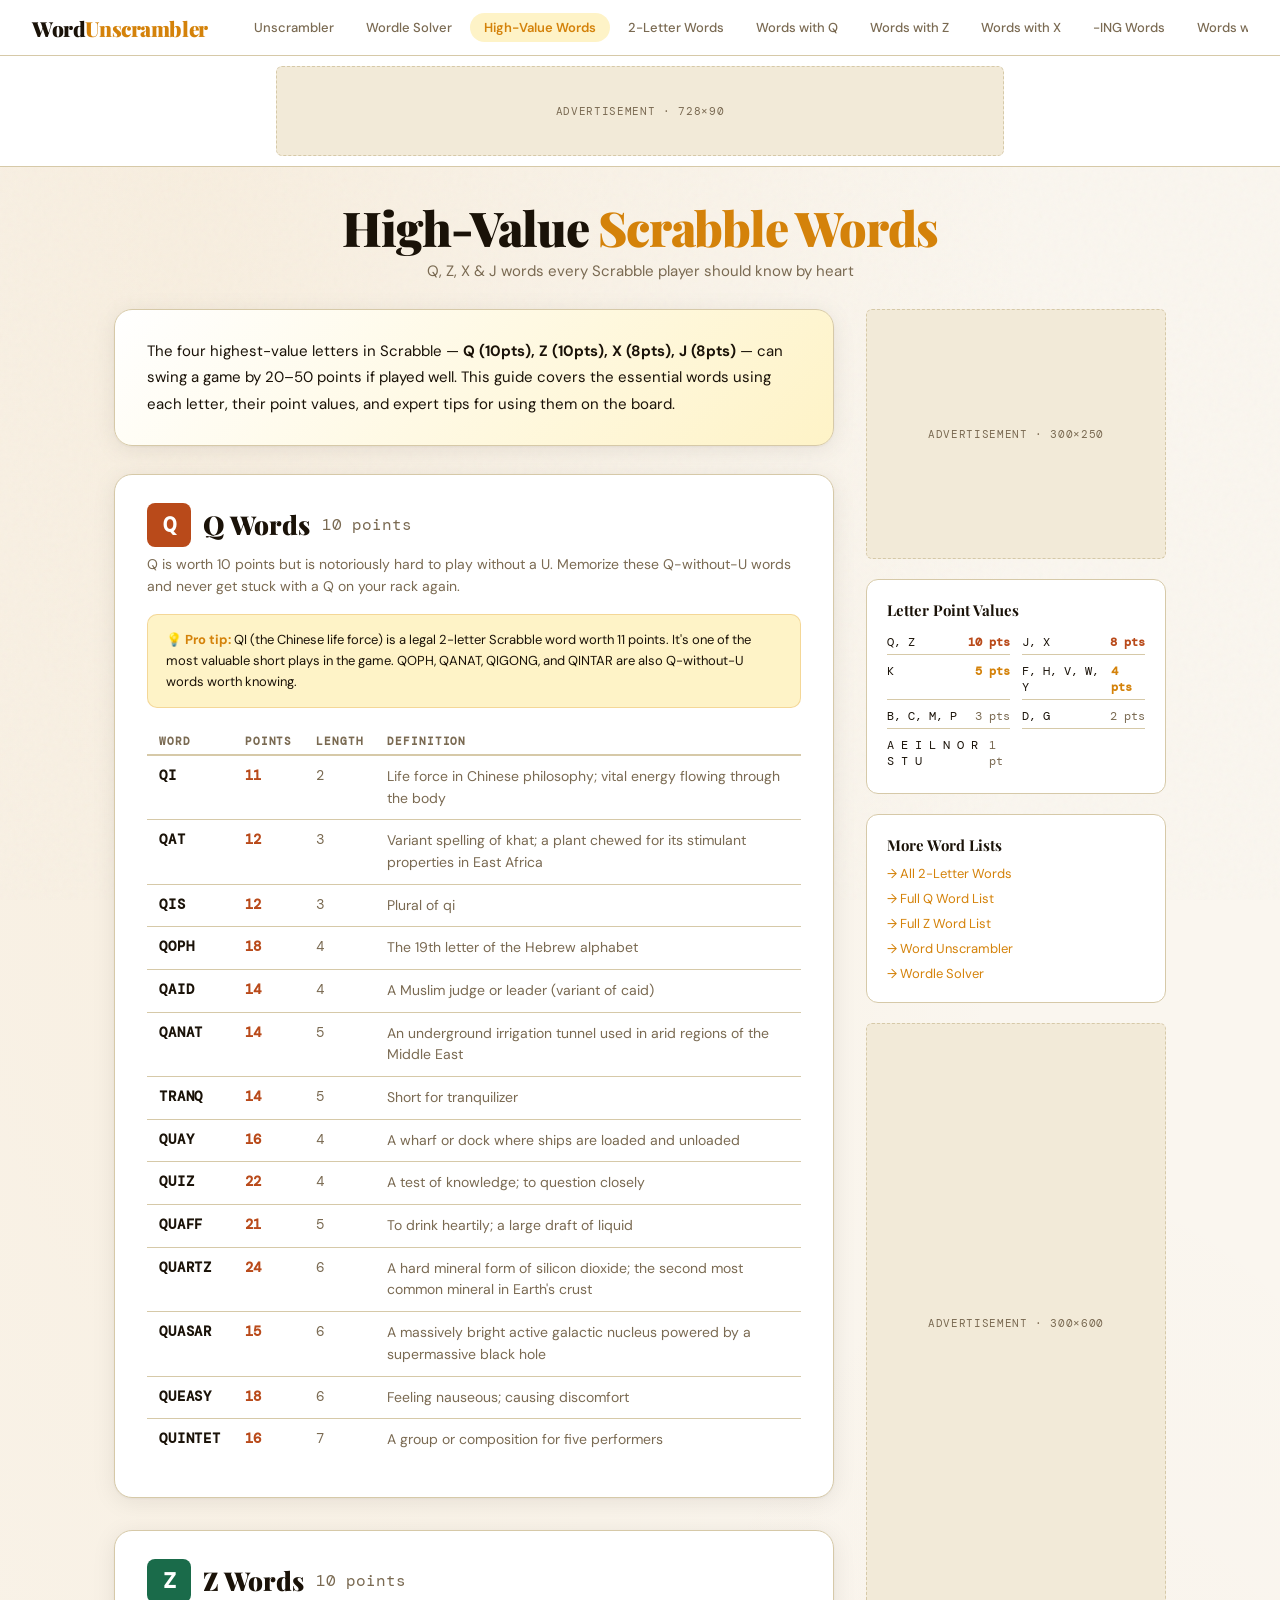
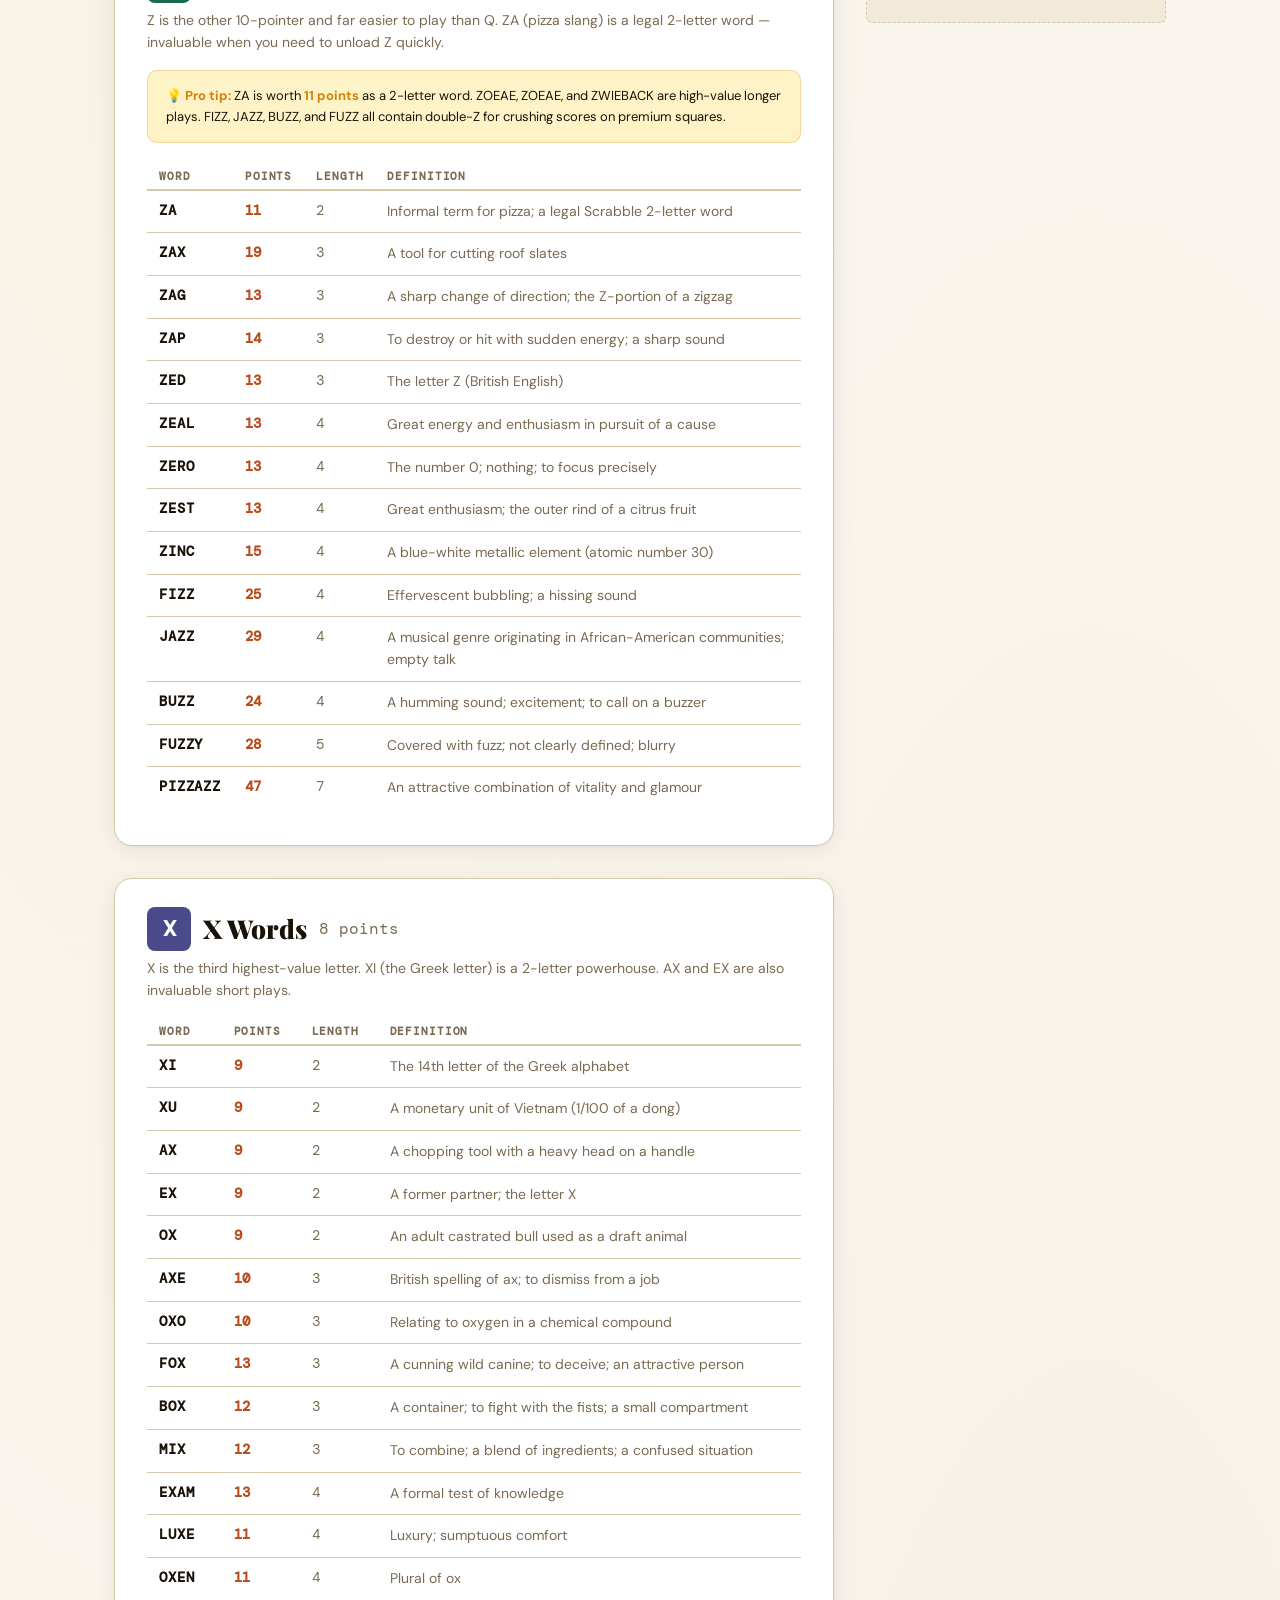
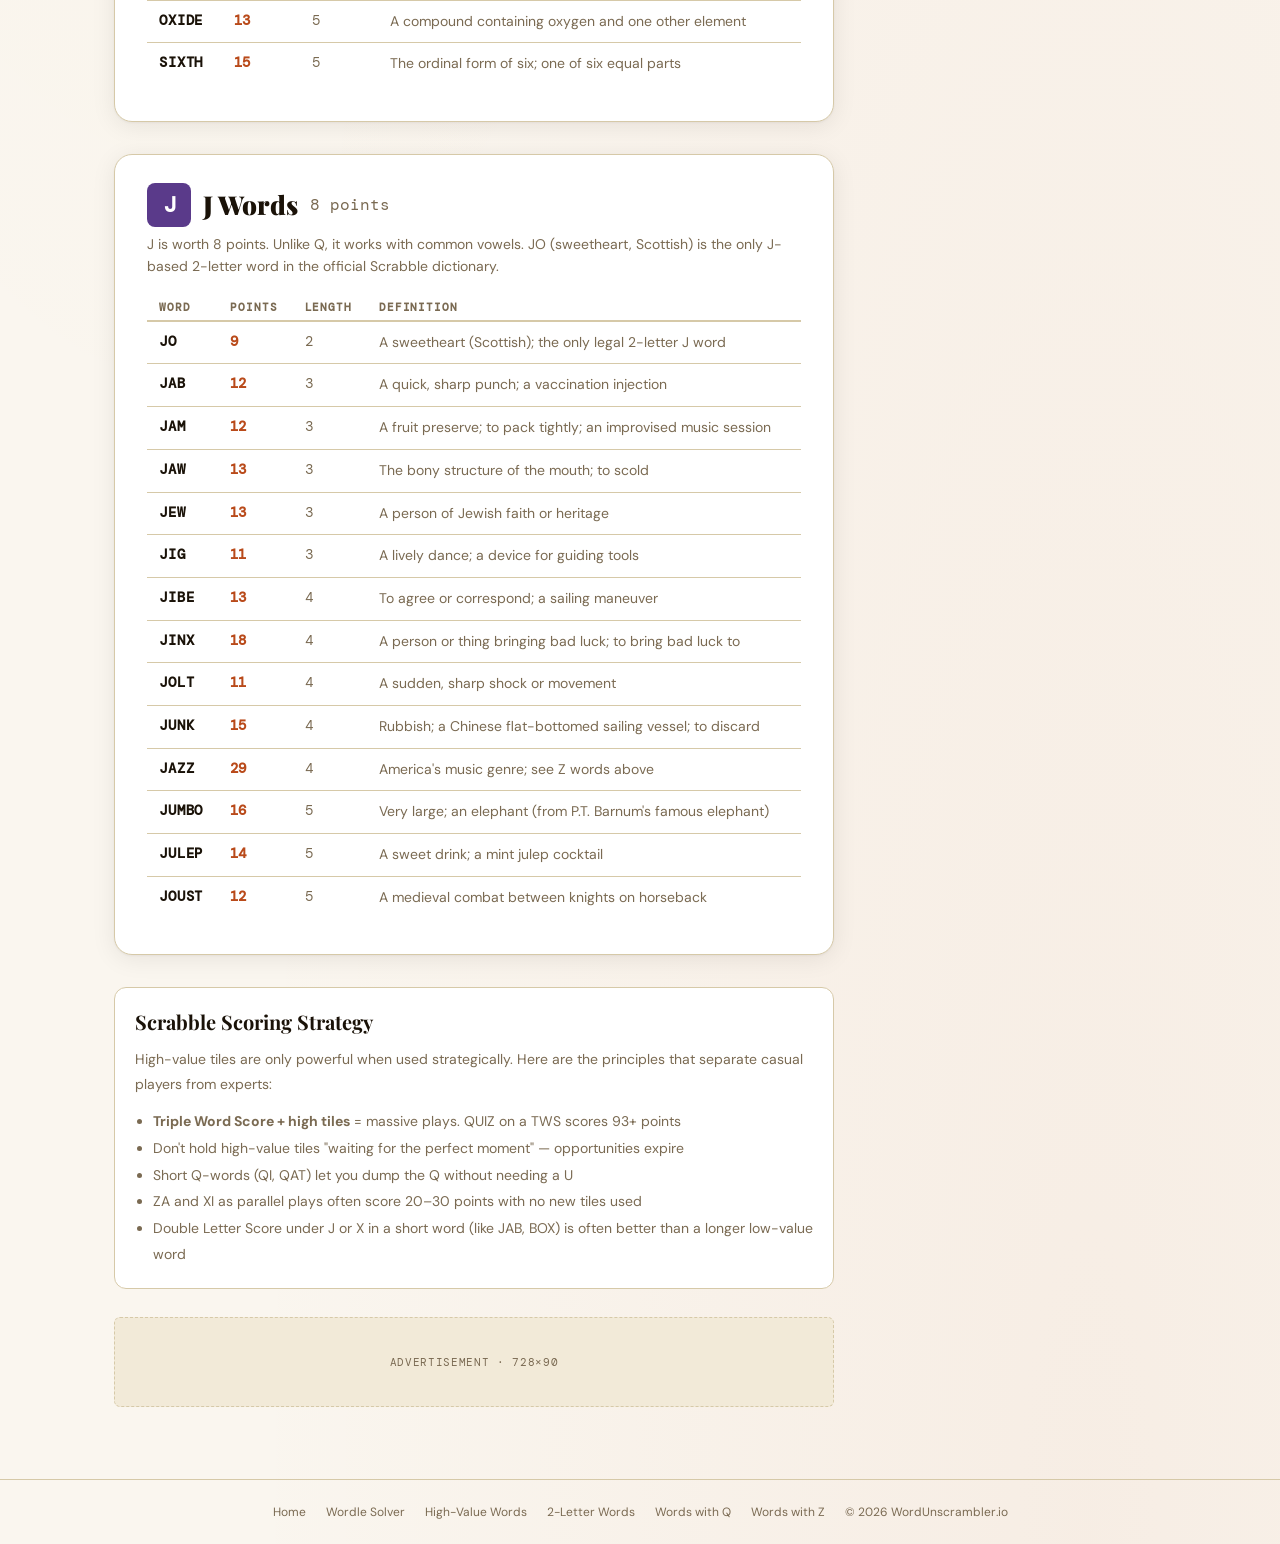
<file: pages/high-value-words.html>
<!DOCTYPE html>
<html lang="en">
<head>
<meta charset="UTF-8">
<meta name="viewport" content="width=device-width, initial-scale=1.0">
<title>High-Value Scrabble Words — Q, Z, X, J Words to Memorize | WordUnscrambler</title>
<meta name="description" content="The ultimate list of high-value Scrabble words using Q, Z, X, and J. Boost your score with these rare power words every Scrabble player should know.">
<meta name="keywords" content="high value scrabble words, scrabble Q words, scrabble Z words, scrabble X words, scrabble J words, best scrabble words">
<link rel="canonical" href="https://wordunscrambler.us.com/pages/high-value-words.html">
<link rel="stylesheet" href="../css/shared.css">
<style>
  .section-title {
    font-family: 'Playfair Display', serif;
    font-size: 26px; font-weight: 900;
    margin-bottom: 6px;
    display: flex; align-items: center; gap: 12px;
  }

  .letter-badge {
    width: 44px; height: 44px;
    border-radius: 8px;
    display: flex; align-items: center; justify-content: center;
    font-family: 'DM Mono', monospace;
    font-size: 22px; font-weight: 700;
    color: white; flex-shrink: 0;
  }

  .section-intro { font-size: 14px; color: var(--muted); margin-bottom: 16px; line-height: 1.6; }

  .word-table {
    width: 100%; border-collapse: collapse; margin-bottom: 8px;
  }

  .word-table th {
    text-align: left; font-size: 11px; font-family: 'DM Mono', monospace;
    letter-spacing: .08em; text-transform: uppercase; color: var(--muted);
    padding: 6px 12px; border-bottom: 2px solid var(--border);
  }

  .word-table td {
    padding: 10px 12px; border-bottom: 1px solid var(--border);
    font-size: 14px; vertical-align: top;
  }

  .word-table tr:last-child td { border-bottom: none; }
  .word-table tr:hover td { background: var(--amber-pale); }

  .word-cell {
    font-family: 'DM Mono', monospace;
    font-weight: 700; font-size: 15px;
    letter-spacing: .06em; text-transform: uppercase;
  }

  .pts-cell {
    font-family: 'DM Mono', monospace;
    font-size: 13px; font-weight: 700;
    color: var(--rust); white-space: nowrap;
  }

  .def-cell { color: var(--muted); font-size: 13px; line-height: 1.55; }

  .len-cell {
    font-family: 'DM Mono', monospace;
    font-size: 12px; color: var(--muted);
  }

  .section-card { margin-bottom: 32px; }

  .pro-tip {
    background: var(--amber-pale); border: 1.5px solid rgba(212,130,10,.25);
    border-radius: 10px; padding: 14px 18px;
    font-size: 13px; color: var(--ink); line-height: 1.65;
    margin-bottom: 20px;
  }
  .pro-tip strong { color: var(--amber); }

  .score-highlight {
    display: inline-block; background: var(--rust); color: white;
    font-family: 'DM Mono', monospace; font-size: 12px;
    border-radius: 4px; padding: 1px 7px; margin-left: 6px;
  }
</style>
</head>
<body>

<nav class="site-nav">
  <a class="nav-logo" href="../index.html">Word<span>Unscrambler</span></a>
  <div class="nav-links">
    <a class="nav-link" href="../index.html">Unscrambler</a>
    <a class="nav-link" href="../wordle.html">Wordle Solver</a>
    <a class="nav-link active" href="high-value-words.html">High-Value Words</a>
    <a class="nav-link" href="two-letter-words.html">2-Letter Words</a>
    <a class="nav-link" href="words-with-q.html">Words with Q</a>
    <a class="nav-link" href="words-with-z.html">Words with Z</a>
    <a class="nav-link" href="words-with-x.html">Words with X</a>
    <a class="nav-link" href="words-ending-in-ing.html">-ING Words</a>
      <a class="nav-link" href="words-with-j.html">Words with J</a>
      <a class="nav-link" href="words-ending-in-er.html">-ER Words</a>
      <a class="nav-link" href="scrabble-word-finder.html">Word Finder</a>
  </div>
</nav>

<div style="padding:10px 24px; background:var(--white); border-bottom:1px solid var(--border); position:relative; z-index:1;">
  <div class="ad-unit ad-728x90">Advertisement · 728×90</div>
</div>

<div class="page-header">
  <h1 class="page-title">High-Value <em>Scrabble Words</em></h1>
  <p class="page-subtitle">Q, Z, X &amp; J words every Scrabble player should know by heart</p>
</div>

<div class="page-wrap">
  <div class="main-col">

    <div class="card" style="margin-bottom:28px; background: linear-gradient(135deg, var(--white) 0%, var(--amber-pale) 100%);">
      <p style="font-size:15px; line-height:1.75; color:var(--ink);">
        The four highest-value letters in Scrabble — <strong>Q (10pts), Z (10pts), X (8pts), J (8pts)</strong> — can swing a game by 20–50 points if played well. This guide covers the essential words using each letter, their point values, and expert tips for using them on the board.
      </p>
    </div>

    <!-- ── Q WORDS ── -->
    <div class="section-card card">
      <div class="section-title">
        <div class="letter-badge" style="background:#b94a1a;">Q</div>
        Q Words <span style="font-size:16px; color:var(--muted); font-family:'DM Mono',monospace; font-weight:400;">10 points</span>
      </div>
      <p class="section-intro">Q is worth 10 points but is notoriously hard to play without a U. Memorize these Q-without-U words and never get stuck with a Q on your rack again.</p>

      <div class="pro-tip">💡 <strong>Pro tip:</strong> QI (the Chinese life force) is a legal 2-letter Scrabble word worth 11 points. It's one of the most valuable short plays in the game. QOPH, QANAT, QIGONG, and QINTAR are also Q-without-U words worth knowing.
      </div>

      <table class="word-table">
        <thead><tr><th>Word</th><th>Points</th><th>Length</th><th>Definition</th></tr></thead>
        <tbody>
          <tr><td class="word-cell">QI</td><td class="pts-cell">11</td><td class="len-cell">2</td><td class="def-cell">Life force in Chinese philosophy; vital energy flowing through the body</td></tr>
          <tr><td class="word-cell">QAT</td><td class="pts-cell">12</td><td class="len-cell">3</td><td class="def-cell">Variant spelling of khat; a plant chewed for its stimulant properties in East Africa</td></tr>
          <tr><td class="word-cell">QIS</td><td class="pts-cell">12</td><td class="len-cell">3</td><td class="def-cell">Plural of qi</td></tr>
          <tr><td class="word-cell">QOPH</td><td class="pts-cell">18</td><td class="len-cell">4</td><td class="def-cell">The 19th letter of the Hebrew alphabet</td></tr>
          <tr><td class="word-cell">QAID</td><td class="pts-cell">14</td><td class="len-cell">4</td><td class="def-cell">A Muslim judge or leader (variant of caid)</td></tr>
          <tr><td class="word-cell">QANAT</td><td class="pts-cell">14</td><td class="len-cell">5</td><td class="def-cell">An underground irrigation tunnel used in arid regions of the Middle East</td></tr>
          <tr><td class="word-cell">TRANQ</td><td class="pts-cell">14</td><td class="len-cell">5</td><td class="def-cell">Short for tranquilizer</td></tr>
          <tr><td class="word-cell">QUAY</td><td class="pts-cell">16</td><td class="len-cell">4</td><td class="def-cell">A wharf or dock where ships are loaded and unloaded</td></tr>
          <tr><td class="word-cell">QUIZ</td><td class="pts-cell">22</td><td class="len-cell">4</td><td class="def-cell">A test of knowledge; to question closely</td></tr>
          <tr><td class="word-cell">QUAFF</td><td class="pts-cell">21</td><td class="len-cell">5</td><td class="def-cell">To drink heartily; a large draft of liquid</td></tr>
          <tr><td class="word-cell">QUARTZ</td><td class="pts-cell">24</td><td class="len-cell">6</td><td class="def-cell">A hard mineral form of silicon dioxide; the second most common mineral in Earth's crust</td></tr>
          <tr><td class="word-cell">QUASAR</td><td class="pts-cell">15</td><td class="len-cell">6</td><td class="def-cell">A massively bright active galactic nucleus powered by a supermassive black hole</td></tr>
          <tr><td class="word-cell">QUEASY</td><td class="pts-cell">18</td><td class="len-cell">6</td><td class="def-cell">Feeling nauseous; causing discomfort</td></tr>
          <tr><td class="word-cell">QUINTET</td><td class="pts-cell">16</td><td class="len-cell">7</td><td class="def-cell">A group or composition for five performers</td></tr>
        </tbody>
      </table>
    </div>

    <!-- ── Z WORDS ── -->
    <div class="section-card card">
      <div class="section-title">
        <div class="letter-badge" style="background:#1a6b4a;">Z</div>
        Z Words <span style="font-size:16px; color:var(--muted); font-family:'DM Mono',monospace; font-weight:400;">10 points</span>
      </div>
      <p class="section-intro">Z is the other 10-pointer and far easier to play than Q. ZA (pizza slang) is a legal 2-letter word — invaluable when you need to unload Z quickly.</p>

      <div class="pro-tip">💡 <strong>Pro tip:</strong> ZA is worth <strong>11 points</strong> as a 2-letter word. ZOEAE, ZOEAE, and ZWIEBACK are high-value longer plays. FIZZ, JAZZ, BUZZ, and FUZZ all contain double-Z for crushing scores on premium squares.
      </div>

      <table class="word-table">
        <thead><tr><th>Word</th><th>Points</th><th>Length</th><th>Definition</th></tr></thead>
        <tbody>
          <tr><td class="word-cell">ZA</td><td class="pts-cell">11</td><td class="len-cell">2</td><td class="def-cell">Informal term for pizza; a legal Scrabble 2-letter word</td></tr>
          <tr><td class="word-cell">ZAX</td><td class="pts-cell">19</td><td class="len-cell">3</td><td class="def-cell">A tool for cutting roof slates</td></tr>
          <tr><td class="word-cell">ZAG</td><td class="pts-cell">13</td><td class="len-cell">3</td><td class="def-cell">A sharp change of direction; the Z-portion of a zigzag</td></tr>
          <tr><td class="word-cell">ZAP</td><td class="pts-cell">14</td><td class="len-cell">3</td><td class="def-cell">To destroy or hit with sudden energy; a sharp sound</td></tr>
          <tr><td class="word-cell">ZED</td><td class="pts-cell">13</td><td class="len-cell">3</td><td class="def-cell">The letter Z (British English)</td></tr>
          <tr><td class="word-cell">ZEAL</td><td class="pts-cell">13</td><td class="len-cell">4</td><td class="def-cell">Great energy and enthusiasm in pursuit of a cause</td></tr>
          <tr><td class="word-cell">ZERO</td><td class="pts-cell">13</td><td class="len-cell">4</td><td class="def-cell">The number 0; nothing; to focus precisely</td></tr>
          <tr><td class="word-cell">ZEST</td><td class="pts-cell">13</td><td class="len-cell">4</td><td class="def-cell">Great enthusiasm; the outer rind of a citrus fruit</td></tr>
          <tr><td class="word-cell">ZINC</td><td class="pts-cell">15</td><td class="len-cell">4</td><td class="def-cell">A blue-white metallic element (atomic number 30)</td></tr>
          <tr><td class="word-cell">FIZZ</td><td class="pts-cell">25</td><td class="len-cell">4</td><td class="def-cell">Effervescent bubbling; a hissing sound</td></tr>
          <tr><td class="word-cell">JAZZ</td><td class="pts-cell">29</td><td class="len-cell">4</td><td class="def-cell">A musical genre originating in African-American communities; empty talk</td></tr>
          <tr><td class="word-cell">BUZZ</td><td class="pts-cell">24</td><td class="len-cell">4</td><td class="def-cell">A humming sound; excitement; to call on a buzzer</td></tr>
          <tr><td class="word-cell">FUZZY</td><td class="pts-cell">28</td><td class="len-cell">5</td><td class="def-cell">Covered with fuzz; not clearly defined; blurry</td></tr>
          <tr><td class="word-cell">PIZZAZZ</td><td class="pts-cell">47</td><td class="len-cell">7</td><td class="def-cell">An attractive combination of vitality and glamour</td></tr>
        </tbody>
      </table>
    </div>

    <!-- ── X WORDS ── -->
    <div class="section-card card">
      <div class="section-title">
        <div class="letter-badge" style="background:#4a4a8a;">X</div>
        X Words <span style="font-size:16px; color:var(--muted); font-family:'DM Mono',monospace; font-weight:400;">8 points</span>
      </div>
      <p class="section-intro">X is the third highest-value letter. XI (the Greek letter) is a 2-letter powerhouse. AX and EX are also invaluable short plays.</p>

      <table class="word-table">
        <thead><tr><th>Word</th><th>Points</th><th>Length</th><th>Definition</th></tr></thead>
        <tbody>
          <tr><td class="word-cell">XI</td><td class="pts-cell">9</td><td class="len-cell">2</td><td class="def-cell">The 14th letter of the Greek alphabet</td></tr>
          <tr><td class="word-cell">XU</td><td class="pts-cell">9</td><td class="len-cell">2</td><td class="def-cell">A monetary unit of Vietnam (1/100 of a dong)</td></tr>
          <tr><td class="word-cell">AX</td><td class="pts-cell">9</td><td class="len-cell">2</td><td class="def-cell">A chopping tool with a heavy head on a handle</td></tr>
          <tr><td class="word-cell">EX</td><td class="pts-cell">9</td><td class="len-cell">2</td><td class="def-cell">A former partner; the letter X</td></tr>
          <tr><td class="word-cell">OX</td><td class="pts-cell">9</td><td class="len-cell">2</td><td class="def-cell">An adult castrated bull used as a draft animal</td></tr>
          <tr><td class="word-cell">AXE</td><td class="pts-cell">10</td><td class="len-cell">3</td><td class="def-cell">British spelling of ax; to dismiss from a job</td></tr>
          <tr><td class="word-cell">OXO</td><td class="pts-cell">10</td><td class="len-cell">3</td><td class="def-cell">Relating to oxygen in a chemical compound</td></tr>
          <tr><td class="word-cell">FOX</td><td class="pts-cell">13</td><td class="len-cell">3</td><td class="def-cell">A cunning wild canine; to deceive; an attractive person</td></tr>
          <tr><td class="word-cell">BOX</td><td class="pts-cell">12</td><td class="len-cell">3</td><td class="def-cell">A container; to fight with the fists; a small compartment</td></tr>
          <tr><td class="word-cell">MIX</td><td class="pts-cell">12</td><td class="len-cell">3</td><td class="def-cell">To combine; a blend of ingredients; a confused situation</td></tr>
          <tr><td class="word-cell">EXAM</td><td class="pts-cell">13</td><td class="len-cell">4</td><td class="def-cell">A formal test of knowledge</td></tr>
          <tr><td class="word-cell">LUXE</td><td class="pts-cell">11</td><td class="len-cell">4</td><td class="def-cell">Luxury; sumptuous comfort</td></tr>
          <tr><td class="word-cell">OXEN</td><td class="pts-cell">11</td><td class="len-cell">4</td><td class="def-cell">Plural of ox</td></tr>
          <tr><td class="word-cell">OXIDE</td><td class="pts-cell">13</td><td class="len-cell">5</td><td class="def-cell">A compound containing oxygen and one other element</td></tr>
          <tr><td class="word-cell">SIXTH</td><td class="pts-cell">15</td><td class="len-cell">5</td><td class="def-cell">The ordinal form of six; one of six equal parts</td></tr>
        </tbody>
      </table>
    </div>

    <!-- ── J WORDS ── -->
    <div class="section-card card">
      <div class="section-title">
        <div class="letter-badge" style="background:#5a3a8a;">J</div>
        J Words <span style="font-size:16px; color:var(--muted); font-family:'DM Mono',monospace; font-weight:400;">8 points</span>
      </div>
      <p class="section-intro">J is worth 8 points. Unlike Q, it works with common vowels. JO (sweetheart, Scottish) is the only J-based 2-letter word in the official Scrabble dictionary.</p>

      <table class="word-table">
        <thead><tr><th>Word</th><th>Points</th><th>Length</th><th>Definition</th></tr></thead>
        <tbody>
          <tr><td class="word-cell">JO</td><td class="pts-cell">9</td><td class="len-cell">2</td><td class="def-cell">A sweetheart (Scottish); the only legal 2-letter J word</td></tr>
          <tr><td class="word-cell">JAB</td><td class="pts-cell">12</td><td class="len-cell">3</td><td class="def-cell">A quick, sharp punch; a vaccination injection</td></tr>
          <tr><td class="word-cell">JAM</td><td class="pts-cell">12</td><td class="len-cell">3</td><td class="def-cell">A fruit preserve; to pack tightly; an improvised music session</td></tr>
          <tr><td class="word-cell">JAW</td><td class="pts-cell">13</td><td class="len-cell">3</td><td class="def-cell">The bony structure of the mouth; to scold</td></tr>
          <tr><td class="word-cell">JEW</td><td class="pts-cell">13</td><td class="len-cell">3</td><td class="def-cell">A person of Jewish faith or heritage</td></tr>
          <tr><td class="word-cell">JIG</td><td class="pts-cell">11</td><td class="len-cell">3</td><td class="def-cell">A lively dance; a device for guiding tools</td></tr>
          <tr><td class="word-cell">JIBE</td><td class="pts-cell">13</td><td class="len-cell">4</td><td class="def-cell">To agree or correspond; a sailing maneuver</td></tr>
          <tr><td class="word-cell">JINX</td><td class="pts-cell">18</td><td class="len-cell">4</td><td class="def-cell">A person or thing bringing bad luck; to bring bad luck to</td></tr>
          <tr><td class="word-cell">JOLT</td><td class="pts-cell">11</td><td class="len-cell">4</td><td class="def-cell">A sudden, sharp shock or movement</td></tr>
          <tr><td class="word-cell">JUNK</td><td class="pts-cell">15</td><td class="len-cell">4</td><td class="def-cell">Rubbish; a Chinese flat-bottomed sailing vessel; to discard</td></tr>
          <tr><td class="word-cell">JAZZ</td><td class="pts-cell">29</td><td class="len-cell">4</td><td class="def-cell">America's music genre; see Z words above</td></tr>
          <tr><td class="word-cell">JUMBO</td><td class="pts-cell">16</td><td class="len-cell">5</td><td class="def-cell">Very large; an elephant (from P.T. Barnum's famous elephant)</td></tr>
          <tr><td class="word-cell">JULEP</td><td class="pts-cell">14</td><td class="len-cell">5</td><td class="def-cell">A sweet drink; a mint julep cocktail</td></tr>
          <tr><td class="word-cell">JOUST</td><td class="pts-cell">12</td><td class="len-cell">5</td><td class="def-cell">A medieval combat between knights on horseback</td></tr>
        </tbody>
      </table>
    </div>

    <!-- SEO content -->
    <div class="card-sm" style="margin-top:8px;">
      <h2 style="font-family:'Playfair Display',serif; font-size:20px; margin-bottom:12px;">Scrabble Scoring Strategy</h2>
      <p style="font-size:14px; color:var(--muted); line-height:1.75; margin-bottom:12px;">High-value tiles are only powerful when used strategically. Here are the principles that separate casual players from experts:</p>
      <ul style="font-size:14px; color:var(--muted); line-height:1.9; padding-left:18px;">
        <li><strong>Triple Word Score + high tiles</strong> = massive plays. QUIZ on a TWS scores 93+ points</li>
        <li>Don't hold high-value tiles "waiting for the perfect moment" — opportunities expire</li>
        <li>Short Q-words (QI, QAT) let you dump the Q without needing a U</li>
        <li>ZA and XI as parallel plays often score 20–30 points with no new tiles used</li>
        <li>Double Letter Score under J or X in a short word (like JAB, BOX) is often better than a longer low-value word</li>
      </ul>
    </div>

    <div style="margin-top:28px; text-align:center;">
      <div class="ad-unit ad-728x90">Advertisement · 728×90</div>
    </div>
  </div>

  <aside class="sidebar">
    <div class="ad-unit ad-300x250">Advertisement · 300×250</div>

    <div class="card-sm">
      <h3 style="font-family:'Playfair Display',serif; font-size:15px; margin-bottom:10px;">Letter Point Values</h3>
      <div style="display:grid; grid-template-columns:1fr 1fr; gap:4px 12px; font-family:'DM Mono',monospace; font-size:12px;">
        <div style="display:flex;justify-content:space-between; padding:4px 0; border-bottom:1px solid var(--border);">
          <span>Q, Z</span><span style="color:var(--rust); font-weight:700;">10 pts</span>
        </div>
        <div style="display:flex;justify-content:space-between; padding:4px 0; border-bottom:1px solid var(--border);">
          <span>J, X</span><span style="color:var(--rust); font-weight:700;">8 pts</span>
        </div>
        <div style="display:flex;justify-content:space-between; padding:4px 0; border-bottom:1px solid var(--border);">
          <span>K</span><span style="color:var(--amber); font-weight:700;">5 pts</span>
        </div>
        <div style="display:flex;justify-content:space-between; padding:4px 0; border-bottom:1px solid var(--border);">
          <span>F, H, V, W, Y</span><span style="color:var(--amber); font-weight:700;">4 pts</span>
        </div>
        <div style="display:flex;justify-content:space-between; padding:4px 0; border-bottom:1px solid var(--border);">
          <span>B, C, M, P</span><span style="color:var(--muted);">3 pts</span>
        </div>
        <div style="display:flex;justify-content:space-between; padding:4px 0; border-bottom:1px solid var(--border);">
          <span>D, G</span><span style="color:var(--muted);">2 pts</span>
        </div>
        <div style="display:flex;justify-content:space-between; padding:4px 0;">
          <span>A E I L N O R S T U</span><span style="color:var(--muted);">1 pt</span>
        </div>
      </div>
    </div>

    <div class="card-sm">
      <h3 style="font-family:'Playfair Display',serif; font-size:15px; margin-bottom:10px;">More Word Lists</h3>
      <div style="display:flex; flex-direction:column; gap:8px;">
        <a href="two-letter-words.html" style="font-size:13px; color:var(--amber); text-decoration:none;">→ All 2-Letter Words</a>
        <a href="words-with-q.html" style="font-size:13px; color:var(--amber); text-decoration:none;">→ Full Q Word List</a>
        <a href="words-with-z.html" style="font-size:13px; color:var(--amber); text-decoration:none;">→ Full Z Word List</a>
        <a href="../index.html" style="font-size:13px; color:var(--amber); text-decoration:none;">→ Word Unscrambler</a>
        <a href="../wordle.html" style="font-size:13px; color:var(--amber); text-decoration:none;">→ Wordle Solver</a>
      </div>
    </div>

    <div class="ad-unit ad-300x600">Advertisement · 300×600</div>
  </aside>
</div>

<footer class="site-footer">
  <a href="../index.html">Home</a>
  <a href="../wordle.html">Wordle Solver</a>
  <a href="high-value-words.html">High-Value Words</a>
  <a href="two-letter-words.html">2-Letter Words</a>
  <a href="words-with-q.html">Words with Q</a>
  <a href="words-with-z.html">Words with Z</a>
  <span>© 2026 WordUnscrambler.io</span>
</footer>
</body>
</html>
</file>
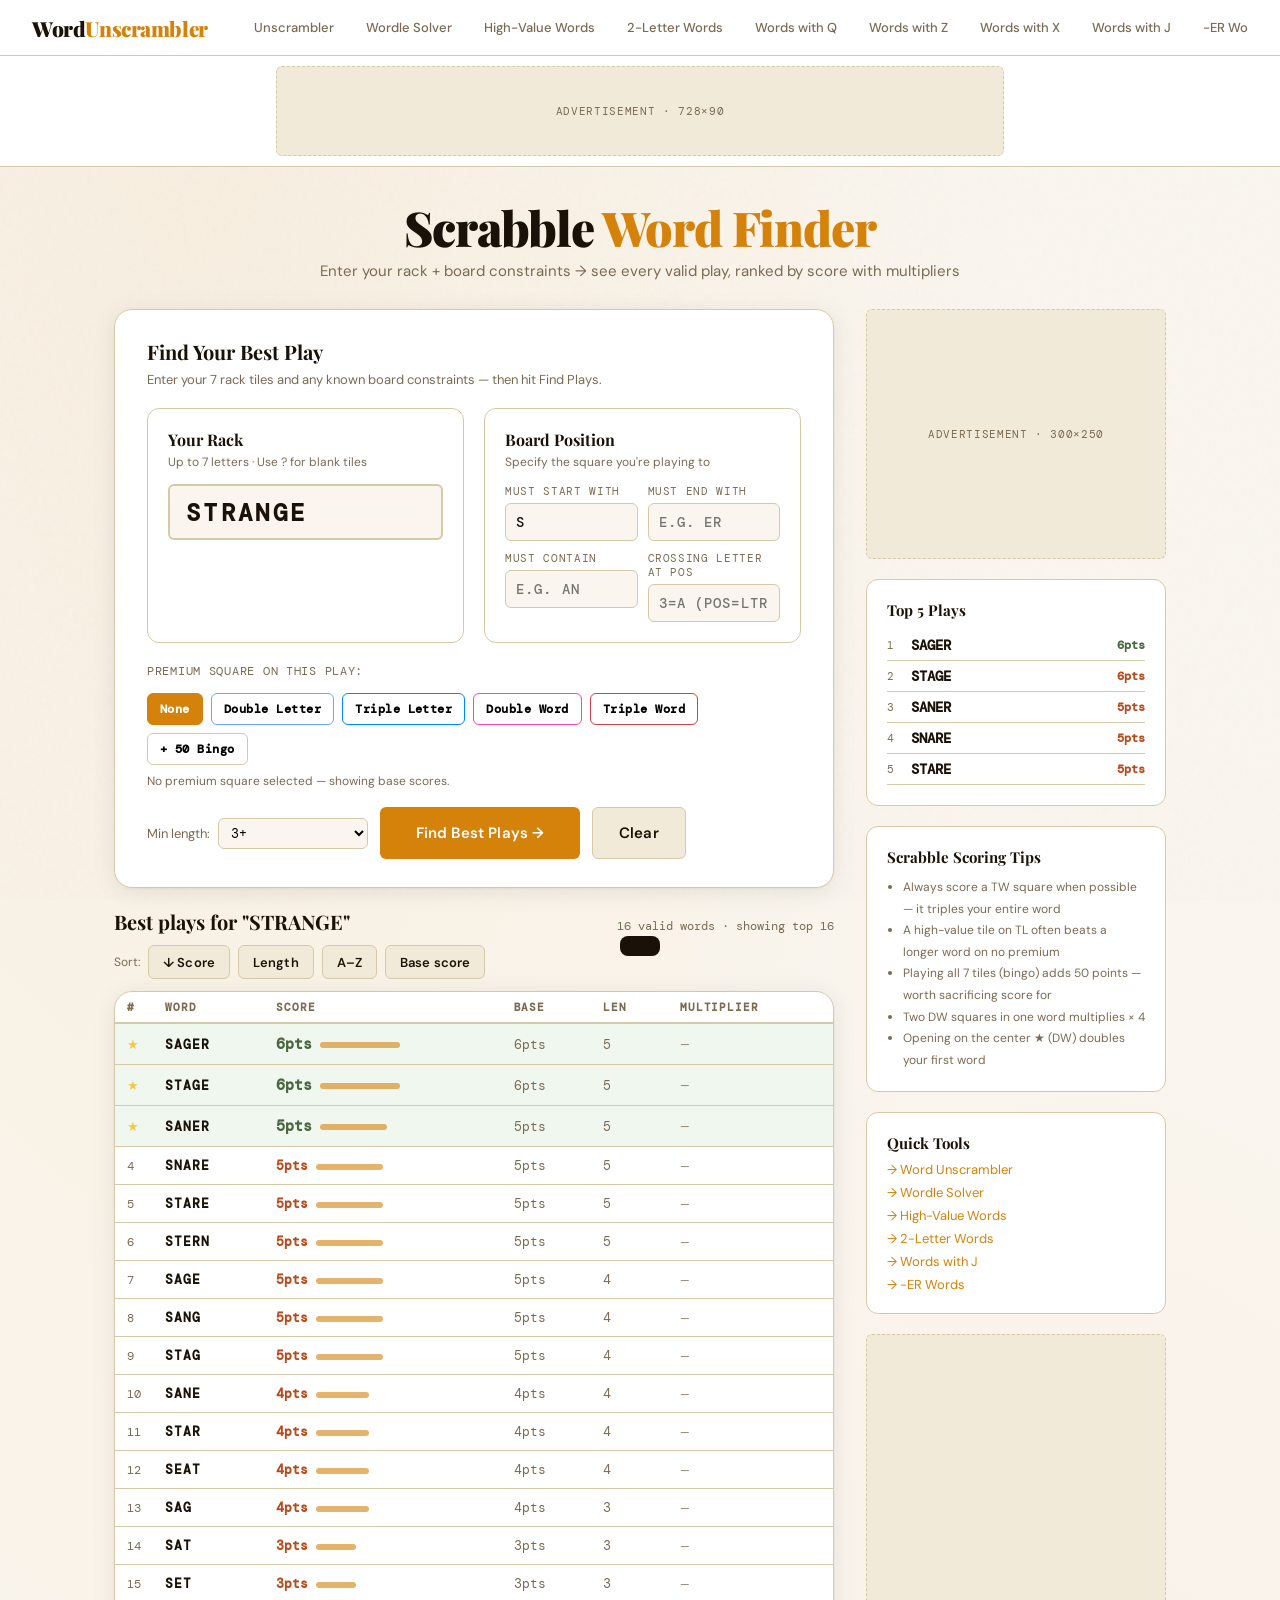
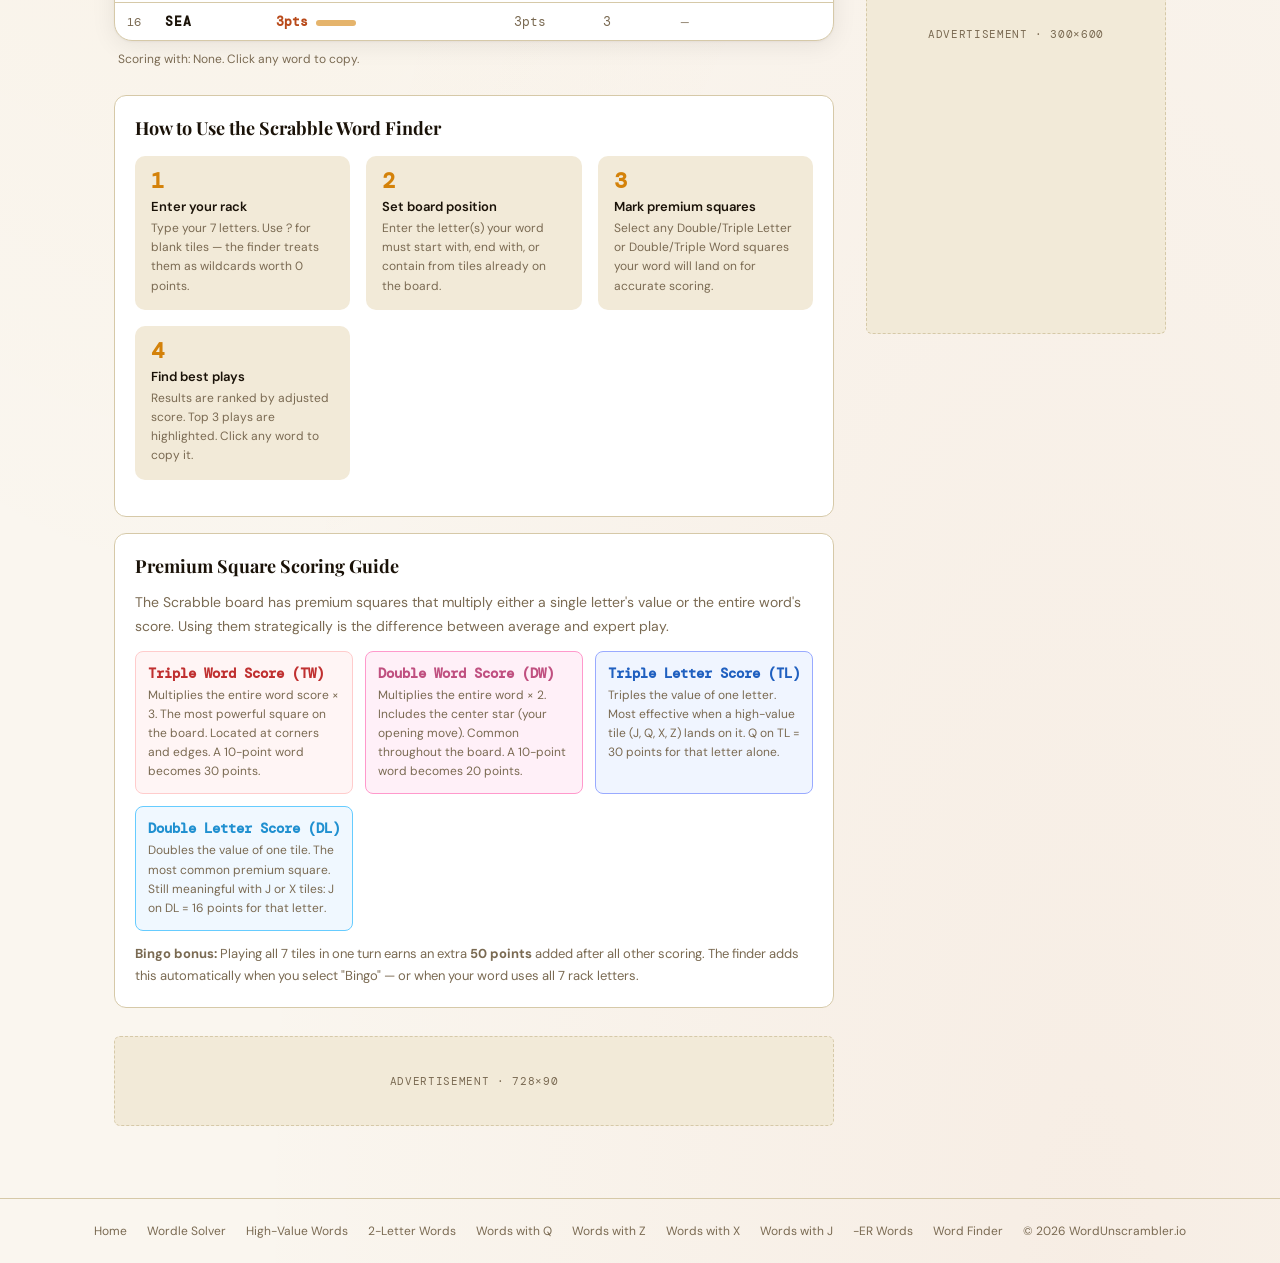
<file: pages/scrabble-word-finder.html>
<!DOCTYPE html>
<html lang="en">
<head>
<meta charset="UTF-8">
<meta name="viewport" content="width=device-width, initial-scale=1.0">
<title>Scrabble Word Finder — Best Play for Your Rack & Board | WordUnscrambler</title>
<meta name="description" content="Find the best Scrabble play for your rack and board position. Enter your letters, specify board constraints (starts with, connects to, crossing letters), and see every valid play ranked by score.">
<meta name="keywords" content="scrabble word finder, scrabble helper, scrabble cheat, best scrabble word, scrabble move finder, scrabble solver, scrabble board position">
<link rel="canonical" href="https://wordunscrambler.us.com/pages/scrabble-word-finder.html">
<link rel="stylesheet" href="../css/shared.css">
<style>
/* ── Board builder ── */
.board-section {
  display: grid;
  grid-template-columns: 1fr 1fr;
  gap: 20px;
  margin-bottom: 20px;
}
@media (max-width: 640px) { .board-section { grid-template-columns: 1fr; } }

.input-card {
  background: var(--white); border: 1.5px solid var(--border);
  border-radius: var(--radius-md); padding: 20px;
}
.input-card-title {
  font-family: 'Playfair Display', serif; font-size: 16px; font-weight: 700;
  margin-bottom: 4px;
}
.input-card-hint { font-size: 12px; color: var(--muted); margin-bottom: 14px; }

.rack-input {
  width: 100%; height: 56px;
  font-family: 'DM Mono', monospace; font-size: 24px; font-weight: 700;
  letter-spacing: .14em; text-transform: uppercase;
  border: 2px solid var(--border); border-radius: var(--radius-sm);
  padding: 0 16px; background: var(--paper); color: var(--ink); outline: none;
  transition: border-color .2s, box-shadow .2s;
}
.rack-input:focus { border-color: var(--amber); box-shadow: 0 0 0 3px rgba(212,130,10,.14); }

/* Board position grid */
.position-grid {
  display: grid;
  grid-template-columns: repeat(2, 1fr);
  gap: 10px;
}
.pos-field label { display: block; font-size: 11px; color: var(--muted); margin-bottom: 5px; font-family: 'DM Mono', monospace; text-transform: uppercase; letter-spacing: .06em; }
.pos-input {
  width: 100%; height: 38px; padding: 0 10px;
  font-family: 'DM Mono', monospace; font-size: 14px; font-weight: 500;
  text-transform: uppercase; letter-spacing: .08em;
  border: 1.5px solid var(--border); border-radius: 6px;
  background: var(--paper); color: var(--ink); outline: none;
  transition: border-color .15s;
}
.pos-input:focus { border-color: var(--amber); }

/* Score multipliers */
.multiplier-row { display: flex; gap: 8px; flex-wrap: wrap; margin-top: 14px; }
.mult-btn {
  height: 32px; padding: 0 12px;
  border: 1.5px solid var(--border); border-radius: 6px;
  font-size: 12px; font-family: 'DM Mono', monospace; font-weight: 600;
  cursor: pointer; background: var(--white); transition: all .15s;
  letter-spacing: .04em;
}
.mult-btn:hover { background: var(--cream); }
.mult-btn.active { background: var(--amber); border-color: var(--amber); color: white; }
.mult-btn.dw  { border-color: #f4a; }
.mult-btn.dw.active  { background: #f48; border-color: #f48; }
.mult-btn.tw  { border-color: #c44; }
.mult-btn.tw.active  { background: #c44; border-color: #c44; }
.mult-btn.dl  { border-color: #6af; }
.mult-btn.dl.active  { background: #4af; border-color: #4af; color:#000; }
.mult-btn.tl  { border-color: #08f; }
.mult-btn.tl.active  { background: #08f; border-color: #08f; }

/* Results table */
.results-table { width: 100%; border-collapse: collapse; }
.results-table th {
  text-align: left; padding: 8px 12px;
  font-size: 11px; font-family: 'DM Mono', monospace;
  letter-spacing: .08em; text-transform: uppercase; color: var(--muted);
  border-bottom: 2px solid var(--border); white-space: nowrap;
}
.results-table td { padding: 10px 12px; border-bottom: 1px solid var(--border); font-size: 13px; vertical-align: middle; }
.results-table tr:last-child td { border-bottom: none; }
.results-table tr:hover td { background: var(--amber-pale); cursor: pointer; }
.results-table tr.top-row td { background: #f0f7ef; }
.results-table tr.top-row:hover td { background: #e4f0e4; }

.word-col { font-family: 'DM Mono', monospace; font-size: 15px; font-weight: 700; letter-spacing: .08em; text-transform: uppercase; }
.score-col { font-family: 'DM Mono', monospace; font-weight: 700; color: var(--rust); white-space: nowrap; }
.score-col.top { color: var(--sage); font-size: 15px; }
.base-col { font-family: 'DM Mono', monospace; font-size: 11px; color: var(--muted); }
.mult-col { font-size: 12px; color: var(--muted); }
.len-col { font-family: 'DM Mono', monospace; font-size: 12px; color: var(--muted); }
.stars { color: #f5c842; font-size: 13px; }

.score-bar { height: 6px; border-radius: 3px; background: var(--amber); opacity: .6; display: inline-block; vertical-align: middle; margin-left: 8px; }

/* Sort buttons */
.sort-row { display: flex; gap: 8px; align-items: center; flex-wrap: wrap; margin-bottom: 12px; }
.sort-lbl { font-size: 12px; color: var(--muted); }

/* How-it-works steps */
.steps { display: grid; grid-template-columns: repeat(auto-fit, minmax(180px, 1fr)); gap: 16px; margin: 16px 0; }
.step { background: var(--cream); border-radius: 10px; padding: 14px 16px; }
.step-num { font-family: 'DM Mono', monospace; font-size: 22px; font-weight: 700; color: var(--amber); line-height: 1; }
.step-title { font-size: 13px; font-weight: 600; margin: 6px 0 4px; }
.step-body { font-size: 12px; color: var(--muted); line-height: 1.6; }

/* Mini board preview */
.board-preview {
  background: #2d5a1b; border-radius: 8px; padding: 10px;
  display: inline-grid; grid-template-columns: repeat(5,32px); gap: 2px;
  margin: 10px 0;
}
.bp-cell {
  width: 32px; height: 32px; background: #4a7a30;
  border-radius: 3px; display: flex; align-items: center; justify-content: center;
  font-family: 'DM Mono', monospace; font-size: 13px; font-weight: 700; color: white;
}
.bp-cell.tw { background: #c03030; }
.bp-cell.dw { background: #d05898; }
.bp-cell.tl { background: #2060b0; }
.bp-cell.dl { background: #4090d0; }
.bp-cell.letter { background: #d4a020; color: #2a1800; }
.bp-cell.empty { background: #3a6a22; }
</style>
</head>
<body>

<nav class="site-nav">
  <a class="nav-logo" href="../index.html">Word<span>Unscrambler</span></a>
  <div class="nav-links">
    <a class="nav-link" href="../index.html">Unscrambler</a>
    <a class="nav-link" href="../wordle.html">Wordle Solver</a>
    <a class="nav-link" href="high-value-words.html">High-Value Words</a>
    <a class="nav-link" href="two-letter-words.html">2-Letter Words</a>
    <a class="nav-link" href="words-with-q.html">Words with Q</a>
    <a class="nav-link" href="words-with-z.html">Words with Z</a>
    <a class="nav-link" href="words-with-x.html">Words with X</a>
    <a class="nav-link" href="words-with-j.html">Words with J</a>
    <a class="nav-link" href="words-ending-in-er.html">-ER Words</a>
    <a class="nav-link active" href="scrabble-word-finder.html">Word Finder</a>
  </div>
</nav>

<div style="padding:10px 24px;background:var(--white);border-bottom:1px solid var(--border);position:relative;z-index:1;">
  <div class="ad-unit ad-728x90">Advertisement · 728×90</div>
</div>

<div class="page-header">
  <h1 class="page-title">Scrabble <em>Word Finder</em></h1>
  <p class="page-subtitle">Enter your rack + board constraints → see every valid play, ranked by score with multipliers</p>
</div>

<div class="page-wrap">
  <div class="main-col">

    <!-- INPUT PANEL -->
    <div class="card" style="margin-bottom:20px;">
      <div class="card-title">Find Your Best Play</div>
      <div class="card-hint">Enter your 7 rack tiles and any known board constraints — then hit Find Plays.</div>

      <!-- Board layout -->
      <div class="board-section">

        <!-- Rack input -->
        <div class="input-card">
          <div class="input-card-title">Your Rack</div>
          <div class="input-card-hint">Up to 7 letters · Use ? for blank tiles</div>
          <input class="rack-input" id="rackInput" type="text" maxlength="7"
            placeholder="STRANGE" autocomplete="off" autocorrect="off" spellcheck="false">
        </div>

        <!-- Board constraints -->
        <div class="input-card">
          <div class="input-card-title">Board Position</div>
          <div class="input-card-hint">Specify the square you're playing to</div>
          <div class="position-grid">
            <div class="pos-field">
              <label>Must start with</label>
              <input class="pos-input" id="fStart" maxlength="3" placeholder="E.g. ST">
            </div>
            <div class="pos-field">
              <label>Must end with</label>
              <input class="pos-input" id="fEnd" maxlength="3" placeholder="E.g. ER">
            </div>
            <div class="pos-field">
              <label>Must contain</label>
              <input class="pos-input" id="fContain" maxlength="4" placeholder="E.g. AN">
            </div>
            <div class="pos-field">
              <label>Crossing letter at pos</label>
              <input class="pos-input" id="fCross" maxlength="6" placeholder="3=A (pos=ltr)">
            </div>
          </div>
        </div>
      </div>

      <!-- Score multipliers -->
      <div style="margin-bottom:18px;">
        <div style="font-size:12px;color:var(--muted);margin-bottom:8px;font-family:'DM Mono',monospace;text-transform:uppercase;letter-spacing:.06em;">Premium square on this play:</div>
        <div class="multiplier-row">
          <button class="mult-btn" id="multNone" onclick="setMult('none')">None</button>
          <button class="mult-btn dl" id="multDL" onclick="setMult('dl')">Double Letter</button>
          <button class="mult-btn tl" id="multTL" onclick="setMult('tl')">Triple Letter</button>
          <button class="mult-btn dw" id="multDW" onclick="setMult('dw')">Double Word</button>
          <button class="mult-btn tw" id="multTW" onclick="setMult('tw')">Triple Word</button>
          <button class="mult-btn" id="multBingo" onclick="setMult('bingo')">+ 50 Bingo</button>
        </div>
        <div style="font-size:12px;color:var(--muted);margin-top:8px;" id="multExplain">No premium square selected — showing base scores.</div>
      </div>

      <!-- Min length + go button -->
      <div style="display:flex;gap:12px;align-items:center;flex-wrap:wrap;">
        <div style="display:flex;align-items:center;gap:8px;font-size:13px;color:var(--muted);">
          Min length:
          <select id="minLen" style="border:1.5px solid var(--border);border-radius:6px;padding:5px 8px;font-size:13px;font-family:'DM Mono',monospace;background:var(--paper);outline:none;">
            <option value="2">2+</option>
            <option value="3" selected>3+</option>
            <option value="4">4+</option>
            <option value="5">5+</option>
            <option value="7">7 (bingo only)</option>
          </select>
        </div>
        <button class="btn btn-primary" id="findBtn" style="flex:1;max-width:200px;">Find Best Plays →</button>
        <button class="btn btn-secondary" id="clearBtn">Clear</button>
      </div>
    </div>

    <!-- LOADER -->
    <div class="loader" id="loader"><div class="spinner"></div><div>Searching…</div></div>

    <!-- RESULTS -->
    <div id="resultsPanel" style="display:none;">
      <div style="display:flex;align-items:baseline;justify-content:space-between;margin-bottom:10px;flex-wrap:wrap;gap:8px;">
        <div style="font-family:'Playfair Display',serif;font-size:20px;font-weight:700;" id="resTitle">Results</div>
        <div style="font-size:12px;color:var(--muted);font-family:'DM Mono',monospace;" id="resCount"></div>
      </div>

      <div class="sort-row">
        <span class="sort-lbl">Sort:</span>
        <button class="btn btn-secondary btn-sm" onclick="reSort('score')">↓ Score</button>
        <button class="btn btn-secondary btn-sm" onclick="reSort('len')">Length</button>
        <button class="btn btn-secondary btn-sm" onclick="reSort('alpha')">A–Z</button>
        <button class="btn btn-secondary btn-sm" onclick="reSort('base')">Base score</button>
      </div>

      <div class="card" style="padding:0;overflow:hidden;">
        <table class="results-table" id="resultsTable">
          <thead>
            <tr>
              <th>#</th>
              <th>Word</th>
              <th>Score</th>
              <th>Base</th>
              <th>Len</th>
              <th>Multiplier</th>
            </tr>
          </thead>
          <tbody id="resultsBody"></tbody>
        </table>
      </div>

      <div style="font-size:12px;color:var(--muted);margin-top:10px;padding:0 4px;" id="resNote"></div>
    </div>

    <!-- EMPTY STATE -->
    <div class="empty-state" id="emptyState">
      <span class="empty-icon">🎯</span>
      <h2>Find your highest-scoring play</h2>
      <p>Enter your rack letters, set any board constraints, choose a premium square if applicable, then hit <strong>Find Best Plays</strong>.</p>
      <div style="margin-top:20px;">
        <!-- Mini board preview -->
        <div class="board-preview">
          <div class="bp-cell tw">TW</div><div class="bp-cell empty"></div><div class="bp-cell empty"></div><div class="bp-cell empty"></div><div class="bp-cell tw">TW</div>
          <div class="bp-cell empty"></div><div class="bp-cell dw">DW</div><div class="bp-cell empty"></div><div class="bp-cell dw">DW</div><div class="bp-cell empty"></div>
          <div class="bp-cell empty"></div><div class="bp-cell empty"></div><div class="bp-cell letter">★</div><div class="bp-cell empty"></div><div class="bp-cell empty"></div>
          <div class="bp-cell empty"></div><div class="bp-cell dw">DW</div><div class="bp-cell empty"></div><div class="bp-cell dw">DW</div><div class="bp-cell empty"></div>
          <div class="bp-cell tw">TW</div><div class="bp-cell empty"></div><div class="bp-cell empty"></div><div class="bp-cell empty"></div><div class="bp-cell tw">TW</div>
        </div>
        <p style="font-size:12px;color:var(--muted);margin-top:8px;">Try rack: <strong>STRANGE</strong> · Starts with: <strong>S</strong></p>
      </div>
    </div>

    <!-- HOW IT WORKS -->
    <div class="card-sm" style="margin-top:28px;">
      <h2 style="font-family:'Playfair Display',serif;font-size:18px;margin-bottom:12px;">How to Use the Scrabble Word Finder</h2>
      <div class="steps">
        <div class="step">
          <div class="step-num">1</div>
          <div class="step-title">Enter your rack</div>
          <div class="step-body">Type your 7 letters. Use ? for blank tiles — the finder treats them as wildcards worth 0 points.</div>
        </div>
        <div class="step">
          <div class="step-num">2</div>
          <div class="step-title">Set board position</div>
          <div class="step-body">Enter the letter(s) your word must start with, end with, or contain from tiles already on the board.</div>
        </div>
        <div class="step">
          <div class="step-num">3</div>
          <div class="step-title">Mark premium squares</div>
          <div class="step-body">Select any Double/Triple Letter or Double/Triple Word squares your word will land on for accurate scoring.</div>
        </div>
        <div class="step">
          <div class="step-num">4</div>
          <div class="step-title">Find best plays</div>
          <div class="step-body">Results are ranked by adjusted score. Top 3 plays are highlighted. Click any word to copy it.</div>
        </div>
      </div>
    </div>

    <!-- PREMIUM SQUARE GUIDE -->
    <div class="card-sm" style="margin-top:16px;">
      <h2 style="font-family:'Playfair Display',serif;font-size:18px;margin-bottom:12px;">Premium Square Scoring Guide</h2>
      <p style="font-size:14px;color:var(--muted);line-height:1.75;margin-bottom:12px;">The Scrabble board has premium squares that multiply either a single letter's value or the entire word's score. Using them strategically is the difference between average and expert play.</p>
      <div style="display:grid;grid-template-columns:repeat(auto-fit,minmax(200px,1fr));gap:12px;">
        <div style="background:#fff5f5;border:1px solid #fcc;border-radius:8px;padding:12px;">
          <div style="font-family:'DM Mono',monospace;font-weight:700;color:#c03030;font-size:14px;margin-bottom:4px;">Triple Word Score (TW)</div>
          <div style="font-size:12px;color:var(--muted);line-height:1.6;">Multiplies the entire word score × 3. The most powerful square on the board. Located at corners and edges. A 10-point word becomes 30 points.</div>
        </div>
        <div style="background:#fff0f8;border:1px solid #f9c;border-radius:8px;padding:12px;">
          <div style="font-family:'DM Mono',monospace;font-weight:700;color:#c05080;font-size:14px;margin-bottom:4px;">Double Word Score (DW)</div>
          <div style="font-size:12px;color:var(--muted);line-height:1.6;">Multiplies the entire word × 2. Includes the center star (your opening move). Common throughout the board. A 10-point word becomes 20 points.</div>
        </div>
        <div style="background:#f0f5ff;border:1px solid #9af;border-radius:8px;padding:12px;">
          <div style="font-family:'DM Mono',monospace;font-weight:700;color:#2060c0;font-size:14px;margin-bottom:4px;">Triple Letter Score (TL)</div>
          <div style="font-size:12px;color:var(--muted);line-height:1.6;">Triples the value of one letter. Most effective when a high-value tile (J, Q, X, Z) lands on it. Q on TL = 30 points for that letter alone.</div>
        </div>
        <div style="background:#f0f8ff;border:1px solid #6cf;border-radius:8px;padding:12px;">
          <div style="font-family:'DM Mono',monospace;font-weight:700;color:#2090d0;font-size:14px;margin-bottom:4px;">Double Letter Score (DL)</div>
          <div style="font-size:12px;color:var(--muted);line-height:1.6;">Doubles the value of one tile. The most common premium square. Still meaningful with J or X tiles: J on DL = 16 points for that letter.</div>
        </div>
      </div>
      <p style="font-size:13px;color:var(--muted);margin-top:12px;line-height:1.7;"><strong>Bingo bonus:</strong> Playing all 7 tiles in one turn earns an extra <strong>50 points</strong> added after all other scoring. The finder adds this automatically when you select "Bingo" — or when your word uses all 7 rack letters.</p>
    </div>

    <div style="margin-top:28px;text-align:center;">
      <div class="ad-unit ad-728x90">Advertisement · 728×90</div>
    </div>
  </div>

  <aside class="sidebar">
    <div class="ad-unit ad-300x250">Advertisement · 300×250</div>

    <div class="card-sm" id="topPlaysCard" style="display:none;">
      <h3 style="font-family:'Playfair Display',serif;font-size:15px;margin-bottom:10px;">Top 5 Plays</h3>
      <div id="sidebarTop"></div>
    </div>

    <div class="card-sm">
      <h3 style="font-family:'Playfair Display',serif;font-size:15px;margin-bottom:10px;">Scrabble Scoring Tips</h3>
      <ul style="font-size:12px;color:var(--muted);line-height:1.8;padding-left:16px;">
        <li>Always score a TW square when possible — it triples your entire word</li>
        <li>A high-value tile on TL often beats a longer word on no premium</li>
        <li>Playing all 7 tiles (bingo) adds 50 points — worth sacrificing score for</li>
        <li>Two DW squares in one word multiplies × 4</li>
        <li>Opening on the center ★ (DW) doubles your first word</li>
      </ul>
    </div>

    <div class="card-sm">
      <h3 style="font-family:'Playfair Display',serif;font-size:15px;margin-bottom:8px;">Quick Tools</h3>
      <div style="display:flex;flex-direction:column;gap:6px;font-size:13px;">
        <a href="../index.html" style="color:var(--amber);text-decoration:none;">→ Word Unscrambler</a>
        <a href="../wordle.html" style="color:var(--amber);text-decoration:none;">→ Wordle Solver</a>
        <a href="high-value-words.html" style="color:var(--amber);text-decoration:none;">→ High-Value Words</a>
        <a href="two-letter-words.html" style="color:var(--amber);text-decoration:none;">→ 2-Letter Words</a>
        <a href="words-with-j.html" style="color:var(--amber);text-decoration:none;">→ Words with J</a>
        <a href="words-ending-in-er.html" style="color:var(--amber);text-decoration:none;">→ -ER Words</a>
      </div>
    </div>

    <div class="ad-unit ad-300x600">Advertisement · 300×600</div>
  </aside>
</div>

<footer class="site-footer">
  <a href="../index.html">Home</a>
  <a href="../wordle.html">Wordle Solver</a>
  <a href="high-value-words.html">High-Value Words</a>
  <a href="two-letter-words.html">2-Letter Words</a>
  <a href="words-with-q.html">Words with Q</a>
  <a href="words-with-z.html">Words with Z</a>
  <a href="words-with-x.html">Words with X</a>
  <a href="words-with-j.html">Words with J</a>
  <a href="words-ending-in-er.html">-ER Words</a>
  <a href="scrabble-word-finder.html">Word Finder</a>
  <span>© 2026 WordUnscrambler.io</span>
</footer>

<div class="toast" id="toast"></div>
<script src="../js/dictionary.js"></script>
<script>
// ── Scoring engine ──
const SCORES = window.DICT.SCRABBLE_SCORES;
function baseScore(word){ return [...word.toUpperCase()].reduce((s,c)=>s+(SCORES[c]||0),0); }

// Premium square multipliers
const MULT_CONFIG = {
  none:   { label: 'None',          fn: (base, word) => base },
  dl:     { label: 'Double Letter', fn: (base, word) => { /* Assume highest-value tile is on DL */ const tiles=[...word.toUpperCase()].map(c=>SCORES[c]||0).sort((a,b)=>b-a); return base + (tiles[0]||0); } },
  tl:     { label: 'Triple Letter', fn: (base, word) => { const tiles=[...word.toUpperCase()].map(c=>SCORES[c]||0).sort((a,b)=>b-a); return base + (tiles[0]||0)*2; } },
  dw:     { label: 'Double Word',   fn: (base, word) => base * 2 },
  tw:     { label: 'Triple Word',   fn: (base, word) => base * 3 },
  bingo:  { label: '+ Bingo Bonus', fn: (base, word) => base + 50 },
};

let activeMult = 'none';
let allResults = [];
let sortMode = 'score';

function setMult(m){
  activeMult = m;
  Object.keys(MULT_CONFIG).forEach(k=>{
    const btn = document.getElementById('mult'+k.charAt(0).toUpperCase()+k.slice(1));
    if(btn) btn.classList.toggle('active', k===m);
  });
  const explains = {
    none: 'No premium square selected — showing base scores.',
    dl: 'Double Letter: the highest-value tile in the word is doubled.',
    tl: 'Triple Letter: the highest-value tile in the word is tripled.',
    dw: 'Double Word: the entire word score is doubled.',
    tw: 'Triple Word: the entire word score is tripled.',
    bingo: 'Bingo bonus: 50 extra points added for using all 7 rack tiles.',
  };
  document.getElementById('multExplain').textContent = explains[m];
  if(allResults.length) renderResults(allResults);
}

// Rack → frequency map
function rackFreq(rack){
  const f={}, wc=[];
  for(const c of rack.toUpperCase()){
    if(c==='?') wc.push(c);
    else f[c]=(f[c]||0)+1;
  }
  return {f, wildcards:wc.length};
}

function canMakeFromRack(word, rackStr){
  const {f, wildcards} = rackFreq(rackStr);
  const need={};
  for(const c of word.toUpperCase()) need[c]=(need[c]||0)+1;
  let wild=wildcards;
  for(const [c,n] of Object.entries(need)){
    const have=f[c]||0;
    if(have>=n) continue;
    const gap=n-have;
    if(wild>=gap){ wild-=gap; } else return false;
  }
  return true;
}

function computeScore(word, rackStr, multKey){
  const base=baseScore(word);
  const adjusted=MULT_CONFIG[multKey].fn(base, word);
  // Auto-bingo: if word uses all rack letters (no crossing), add 50
  const rackClean=rackStr.toUpperCase().replace(/\?/g,'');
  const isFullRack = word.length >= 7;
  return {base, adjusted: adjusted+(multKey!=='bingo'&&isFullRack?50:0), bingo:isFullRack};
}

function find(){
  const rack=document.getElementById('rackInput').value.trim();
  if(!rack||rack.length<2){ showToast('Enter at least 2 rack letters'); return; }

  const sw=document.getElementById('fStart').value.trim().toUpperCase();
  const ew=document.getElementById('fEnd').value.trim().toUpperCase();
  const ct=document.getElementById('fContain').value.trim().toUpperCase();
  const cross=document.getElementById('fCross').value.trim();
  const minLen=parseInt(document.getElementById('minLen').value)||3;

  // Parse crossing constraint: "3=A" means position 3 must be A
  let crossPos=-1, crossLetter='';
  if(cross){
    const m=cross.match(/(\d+)\s*=\s*([A-Za-z])/);
    if(m){ crossPos=parseInt(m[1])-1; crossLetter=m[2].toUpperCase(); }
  }

  document.getElementById('loader').classList.add('on');
  document.getElementById('resultsPanel').style.display='none';
  document.getElementById('emptyState').style.display='none';

  setTimeout(()=>{
    // The rack for "can I make this" — if we have sw/ew/ct, those letters come from board, not rack
    const boardLetters = (sw+ew+ct+crossLetter).replace(/[^A-Z]/g,'');
    // We check if rack can supply the word MINUS the board letters already there
    // Simplified: we require the word uses rack letters (plus crossing letters which are free)
    const results=[];
    for(const word of window.DICT.DICTIONARY){
      if(word.length<minLen) continue;
      if(sw && !word.startsWith(sw)) continue;
      if(ew && !word.endsWith(ew)) continue;
      if(ct && !word.includes(ct)) continue;
      if(crossPos>=0 && (word[crossPos]!==crossLetter)) continue;

      // For scoring: check if rack can make (word minus sw prefix that's already on board)
      // Simplified: check if rack can make the new tiles (word minus fixed board letters)
      let rackNeeded=word;
      if(sw) rackNeeded=rackNeeded.slice(sw.length);
      if(ew) rackNeeded=rackNeeded.slice(0,-ew.length);

      if(!canMakeFromRack(rackNeeded||word, rack)) continue;

      const {base,adjusted,bingo}=computeScore(word,rack,activeMult);
      results.push({word,base,score:adjusted,bingo});
    }
    results.sort((a,b)=>b.score-a.score||b.word.length-a.word.length);
    allResults=results;
    renderResults(results, rack, sw, ew, ct);
    document.getElementById('loader').classList.remove('on');
  }, 150);
}

function renderResults(results, rack, sw, ew, ct){
  document.getElementById('resultsPanel').style.display='block';
  document.getElementById('emptyState').style.display='none';

  const rackDisplay=(rack||document.getElementById('rackInput').value).toUpperCase();
  document.getElementById('resTitle').textContent=`Best plays for "${rackDisplay}"`;
  document.getElementById('resCount').textContent=
    `${results.length.toLocaleString()} valid word${results.length!==1?'s':''} · showing top ${Math.min(results.length,100)}`;

  const multLabel=MULT_CONFIG[activeMult].label;
  document.getElementById('resNote').textContent =
    results.length ? `Scoring with: ${multLabel}${activeMult!=='none'?' applied':''}. Click any word to copy.` : 'No words found — try relaxing board constraints or adding a wildcard (?).';

  // Sidebar top 5
  const top5=results.slice(0,5);
  if(top5.length){
    document.getElementById('topPlaysCard').style.display='block';
    document.getElementById('sidebarTop').innerHTML=top5.map((r,i)=>`
      <div style="display:flex;align-items:center;gap:8px;padding:6px 0;border-bottom:1px solid var(--border);" onclick="navigator.clipboard?.writeText('${r.word}');showToast('Copied ${r.word}')">
        <div style="font-family:'DM Mono',monospace;font-size:11px;color:var(--muted);width:16px;">${i+1}</div>
        <div style="font-family:'DM Mono',monospace;font-size:14px;font-weight:700;flex:1;cursor:pointer;">${r.word}</div>
        <div style="font-family:'DM Mono',monospace;font-size:12px;font-weight:700;color:${i===0?'var(--sage)':'var(--rust)'};">${r.score}pts</div>
      </div>
    `).join('');
  }

  // Sort
  const sorted=reSort(sortMode, results);
  const display=sorted.slice(0,100);
  const maxScore=display[0]?.score||1;

  const tbody=document.getElementById('resultsBody');
  tbody.innerHTML='';
  display.forEach((r,i)=>{
    const tr=document.createElement('tr');
    if(i<3) tr.className='top-row';
    const barW=Math.round((r.score/maxScore)*80);
    const multStr=activeMult!=='none'?MULT_CONFIG[activeMult].label+(r.bingo?' + Bingo':''): (r.bingo?'+50 Bingo':'—');
    tr.innerHTML=`
      <td style="font-family:'DM Mono',monospace;font-size:12px;color:var(--muted);width:30px;">${i<3?'<span class="stars">★</span>':i+1}</td>
      <td class="word-col">${r.word}</td>
      <td class="score-col${i<3?' top':''}">${r.score}pts<span class="score-bar" style="width:${barW}px"></span></td>
      <td class="base-col">${r.base}pts</td>
      <td class="len-col">${r.word.length}</td>
      <td class="mult-col" style="font-size:11px;">${multStr}</td>
    `;
    tr.addEventListener('click',()=>{
      navigator.clipboard?.writeText(r.word);
      showToast(`Copied "${r.word}" (${r.score}pts)`);
    });
    tbody.appendChild(tr);
  });
}

function reSort(mode, data){
  sortMode=mode;
  const src=data||allResults;
  return [...src].sort((a,b)=>{
    if(mode==='score') return b.score-a.score;
    if(mode==='base')  return b.base-a.base;
    if(mode==='len')   return b.word.length-a.word.length||b.score-a.score;
    return a.word.localeCompare(b.word);
  });
}

function showToast(msg){
  const t=document.getElementById('toast');
  t.textContent=msg; t.classList.add('show');
  setTimeout(()=>t.classList.remove('show'),2000);
}

// Events
document.getElementById('findBtn').addEventListener('click', find);
document.getElementById('clearBtn').addEventListener('click',()=>{
  ['rackInput','fStart','fEnd','fContain','fCross'].forEach(id=>{ document.getElementById(id).value=''; });
  allResults=[];
  activeMult='none';
  setMult('none');
  document.getElementById('resultsPanel').style.display='none';
  document.getElementById('emptyState').style.display='block';
  document.getElementById('topPlaysCard').style.display='none';
});
document.getElementById('rackInput').addEventListener('keydown',e=>{ if(e.key==='Enter') find(); });
document.getElementById('rackInput').addEventListener('input',function(){ this.value=this.value.replace(/[^a-zA-Z?]/g,''); });

// Init
setMult('none');

// Demo after brief delay
setTimeout(()=>{
  document.getElementById('rackInput').value='STRANGE';
  document.getElementById('fStart').value='S';
  find();
},400);
</script>
</body>
</html>
</file>
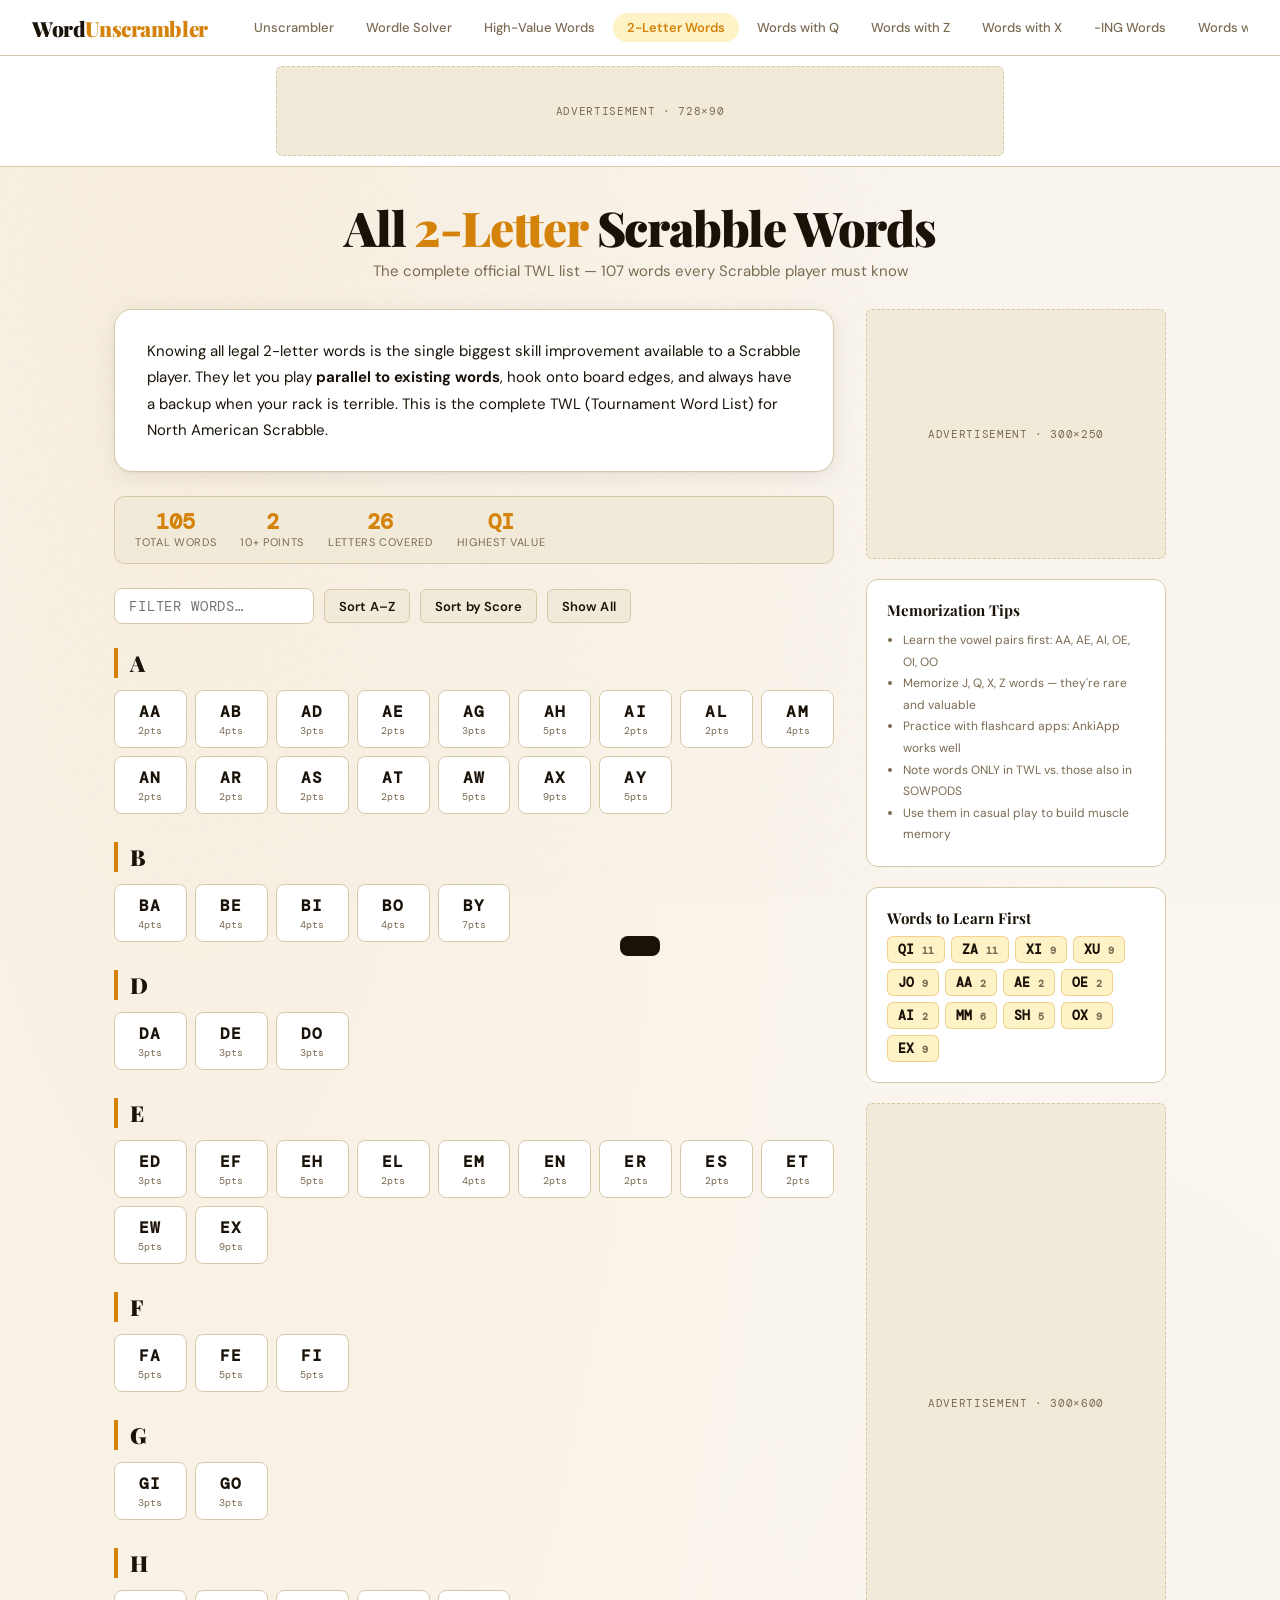
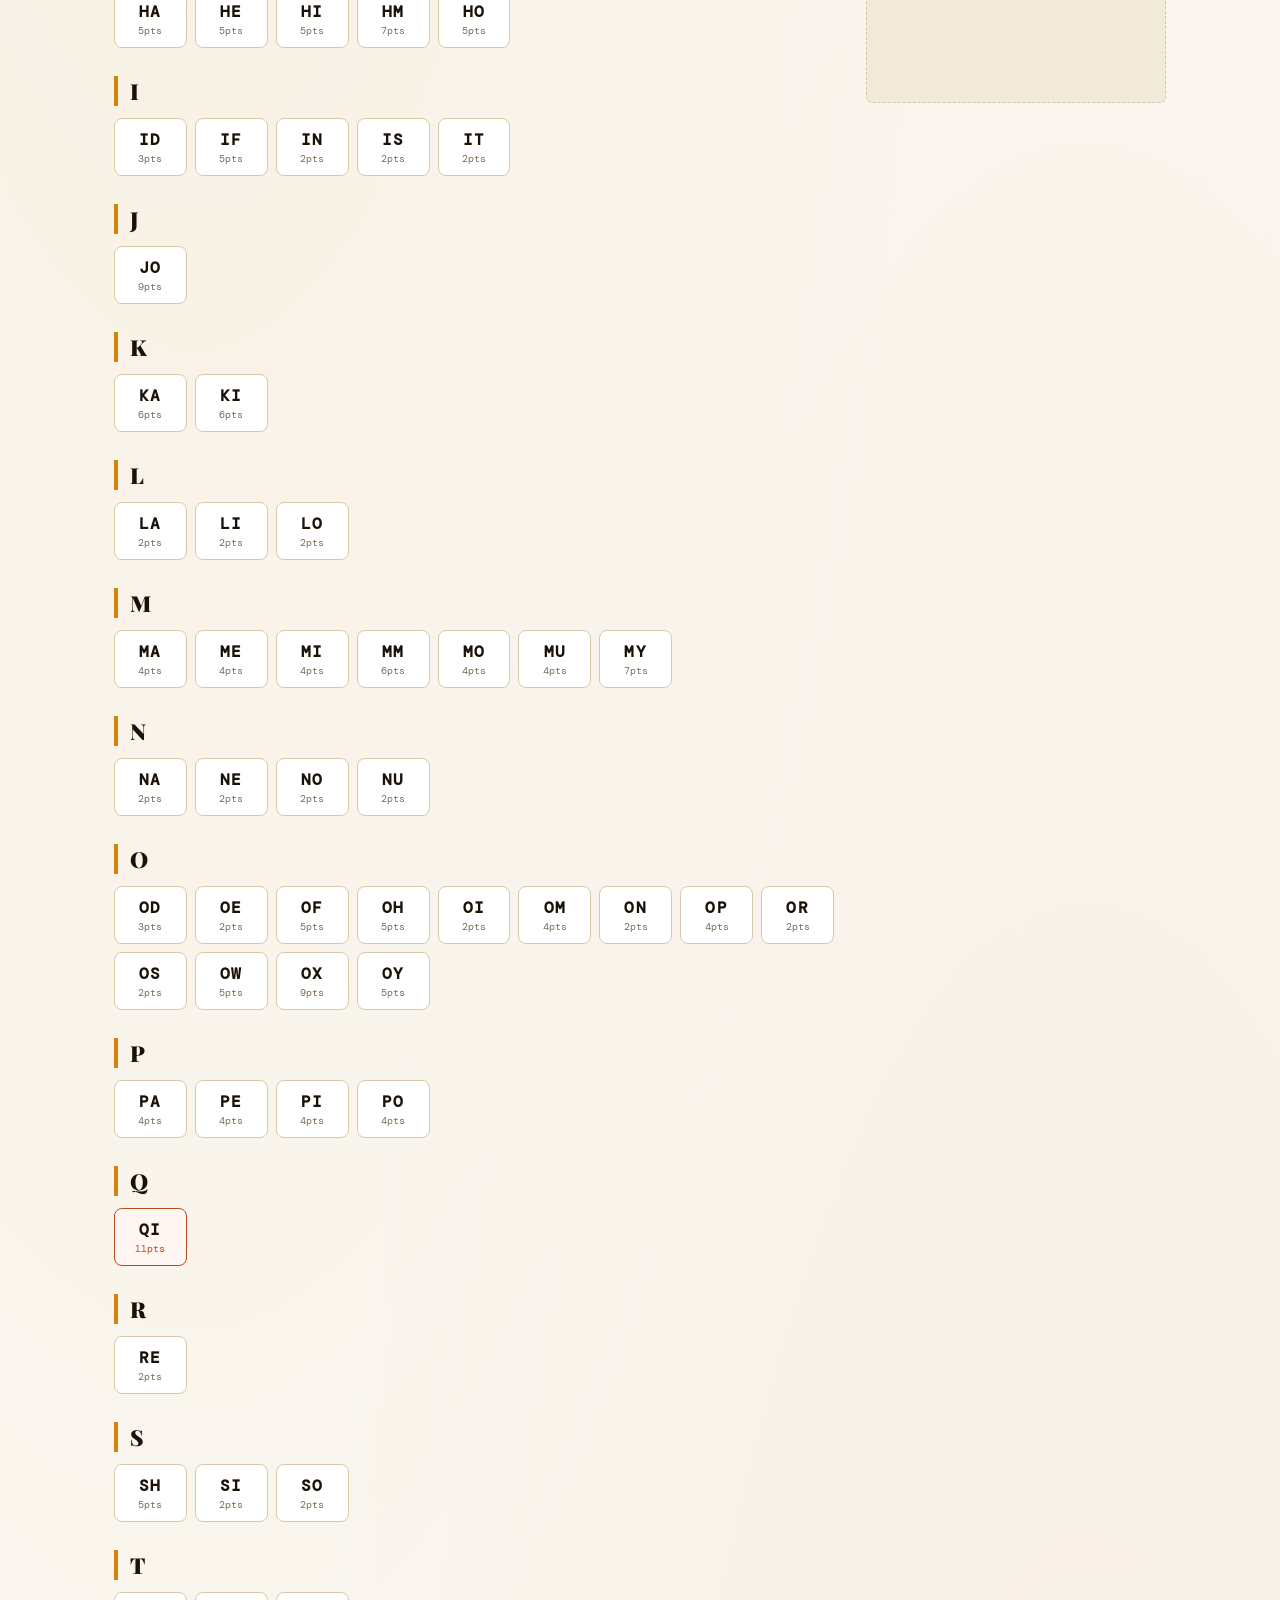
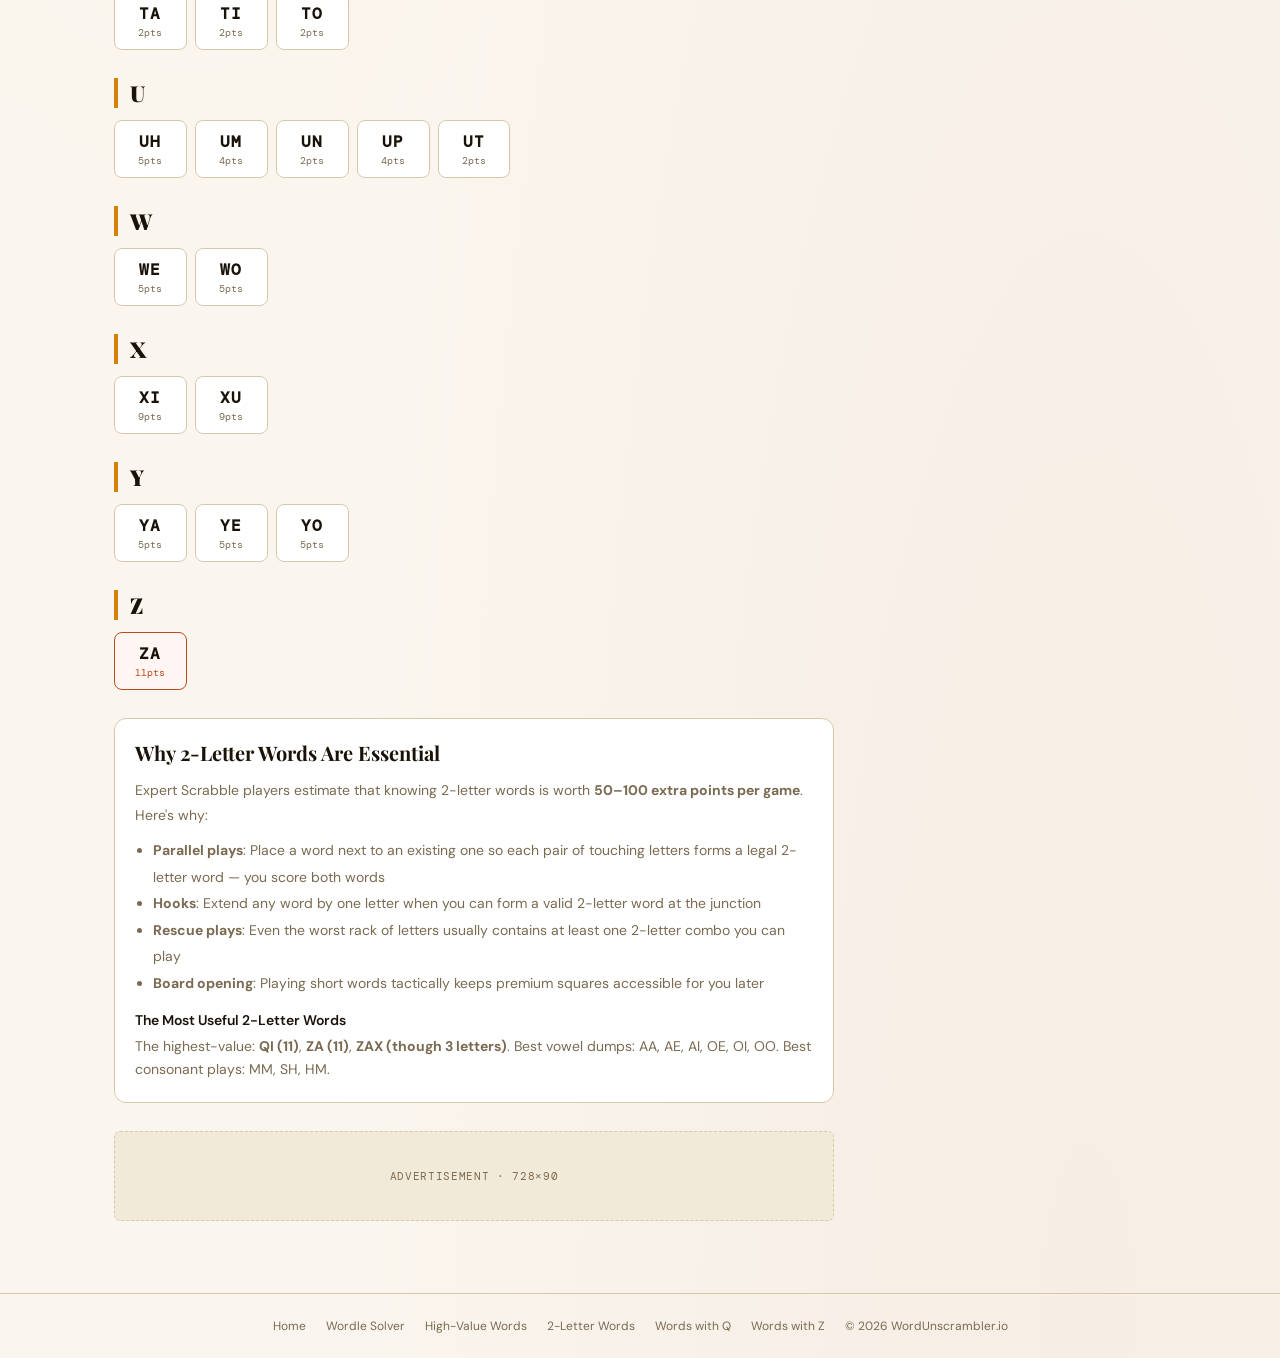
<file: pages/two-letter-words.html>
<!DOCTYPE html>
<html lang="en">
<head>
<meta charset="UTF-8">
<meta name="viewport" content="width=device-width, initial-scale=1.0">
<title>All 2-Letter Scrabble Words — Complete Official List | WordUnscrambler</title>
<meta name="description" content="Complete list of all 107 official 2-letter Scrabble words. Memorize these and you'll always have a play — even with the worst rack. Updated for TWL and SOWPODS.">
<meta name="keywords" content="2 letter scrabble words, two letter words scrabble, all 2 letter words, scrabble two letter words list, valid 2 letter words">
<link rel="canonical" href="https://wordunscrambler.us.com/pages/two-letter-words.html">
<link rel="stylesheet" href="../css/shared.css">
<style>
  .alpha-grid {
    display: grid;
    grid-template-columns: repeat(auto-fill, minmax(72px, 1fr));
    gap: 8px;
    margin-bottom: 20px;
  }

  .two-chip {
    background: var(--white);
    border: 1.5px solid var(--border);
    border-radius: 8px;
    padding: 10px 8px;
    text-align: center;
    cursor: pointer;
    transition: all .15s;
  }

  .two-chip:hover {
    border-color: var(--amber);
    background: var(--amber-pale);
    transform: translateY(-1px);
  }

  .two-chip .tw { font-family: 'DM Mono', monospace; font-size: 16px; font-weight: 700; letter-spacing: .08em; text-transform: uppercase; }
  .two-chip .pts { font-size: 10px; color: var(--muted); font-family: 'DM Mono', monospace; margin-top: 2px; }
  .two-chip.hi-val { border-color: var(--rust); background: #fff5f2; }
  .two-chip.hi-val .pts { color: var(--rust); }

  .alpha-section { margin-bottom: 28px; }
  .alpha-header {
    font-family: 'Playfair Display', serif; font-size: 22px; font-weight: 900;
    color: var(--ink); margin-bottom: 12px;
    border-left: 4px solid var(--amber); padding-left: 12px;
  }

  .search-filter {
    display: flex; gap: 10px; margin-bottom: 24px; flex-wrap: wrap; align-items: center;
  }

  .stats-band {
    background: var(--cream); border: 1px solid var(--border);
    border-radius: 10px; padding: 14px 20px;
    display: flex; gap: 24px; flex-wrap: wrap; margin-bottom: 24px;
  }

  .stat { text-align: center; }
  .stat-n { font-family: 'DM Mono', monospace; font-size: 22px; font-weight: 700; color: var(--amber); line-height: 1; }
  .stat-l { font-size: 11px; color: var(--muted); text-transform: uppercase; letter-spacing: .06em; margin-top: 2px; }
</style>
</head>
<body>

<nav class="site-nav">
  <a class="nav-logo" href="../index.html">Word<span>Unscrambler</span></a>
  <div class="nav-links">
    <a class="nav-link" href="../index.html">Unscrambler</a>
    <a class="nav-link" href="../wordle.html">Wordle Solver</a>
    <a class="nav-link" href="high-value-words.html">High-Value Words</a>
    <a class="nav-link active" href="two-letter-words.html">2-Letter Words</a>
    <a class="nav-link" href="words-with-q.html">Words with Q</a>
    <a class="nav-link" href="words-with-z.html">Words with Z</a>
    <a class="nav-link" href="words-with-x.html">Words with X</a>
    <a class="nav-link" href="words-ending-in-ing.html">-ING Words</a>
      <a class="nav-link" href="words-with-j.html">Words with J</a>
      <a class="nav-link" href="words-ending-in-er.html">-ER Words</a>
      <a class="nav-link" href="scrabble-word-finder.html">Word Finder</a>
  </div>
</nav>

<div style="padding:10px 24px; background:var(--white); border-bottom:1px solid var(--border); position:relative; z-index:1;">
  <div class="ad-unit ad-728x90">Advertisement · 728×90</div>
</div>

<div class="page-header">
  <h1 class="page-title">All <em>2-Letter</em> Scrabble Words</h1>
  <p class="page-subtitle">The complete official TWL list — 107 words every Scrabble player must know</p>
</div>

<div class="page-wrap">
  <div class="main-col">

    <div class="card" style="margin-bottom:24px;">
      <p style="font-size:15px; line-height:1.75;">Knowing all legal 2-letter words is the single biggest skill improvement available to a Scrabble player. They let you play <strong>parallel to existing words</strong>, hook onto board edges, and always have a backup when your rack is terrible. This is the complete TWL (Tournament Word List) for North American Scrabble.</p>
    </div>

    <div class="stats-band">
      <div class="stat"><div class="stat-n" id="totalCount">107</div><div class="stat-l">Total Words</div></div>
      <div class="stat"><div class="stat-n" id="highValCount">—</div><div class="stat-l">10+ Points</div></div>
      <div class="stat"><div class="stat-n">26</div><div class="stat-l">Letters covered</div></div>
      <div class="stat"><div class="stat-n">QI</div><div class="stat-l">Highest value</div></div>
    </div>

    <!-- Filter bar -->
    <div class="search-filter">
      <input type="text" id="filterInput" placeholder="Filter words…"
        style="border:1.5px solid var(--border); border-radius:8px; padding:8px 14px; font-size:14px; font-family:'DM Mono',monospace; background:var(--white); outline:none; width:200px; text-transform:uppercase; letter-spacing:.06em;"
        oninput="filterWords(this.value)">
      <button class="btn btn-secondary btn-sm" onclick="sortBy('alpha')">Sort A–Z</button>
      <button class="btn btn-secondary btn-sm" onclick="sortBy('score')">Sort by Score</button>
      <button class="btn btn-secondary btn-sm" onclick="filterWords('')">Show All</button>
    </div>

    <div id="wordContainer"></div>

    <!-- SEO blocks -->
    <div class="card-sm" style="margin-top:16px;">
      <h2 style="font-family:'Playfair Display',serif; font-size:20px; margin-bottom:12px;">Why 2-Letter Words Are Essential</h2>
      <p style="font-size:14px; color:var(--muted); line-height:1.75; margin-bottom:10px;">Expert Scrabble players estimate that knowing 2-letter words is worth <strong>50–100 extra points per game</strong>. Here's why:</p>
      <ul style="font-size:14px; color:var(--muted); line-height:1.9; padding-left:18px; margin-bottom:14px;">
        <li><strong>Parallel plays</strong>: Place a word next to an existing one so each pair of touching letters forms a legal 2-letter word — you score both words</li>
        <li><strong>Hooks</strong>: Extend any word by one letter when you can form a valid 2-letter word at the junction</li>
        <li><strong>Rescue plays</strong>: Even the worst rack of letters usually contains at least one 2-letter combo you can play</li>
        <li><strong>Board opening</strong>: Playing short words tactically keeps premium squares accessible for you later</li>
      </ul>
      <h3 style="font-size:14px; font-weight:600; margin-bottom:6px;">The Most Useful 2-Letter Words</h3>
      <p style="font-size:14px; color:var(--muted); line-height:1.7;">The highest-value: <strong>QI (11)</strong>, <strong>ZA (11)</strong>, <strong>ZAX (though 3 letters)</strong>. Best vowel dumps: AA, AE, AI, OE, OI, OO. Best consonant plays: MM, SH, HM.</p>
    </div>

    <div style="margin-top:28px; text-align:center;">
      <div class="ad-unit ad-728x90">Advertisement · 728×90</div>
    </div>
  </div>

  <aside class="sidebar">
    <div class="ad-unit ad-300x250">Advertisement · 300×250</div>

    <div class="card-sm">
      <h3 style="font-family:'Playfair Display',serif; font-size:15px; margin-bottom:10px;">Memorization Tips</h3>
      <ul style="font-size:12px; color:var(--muted); line-height:1.8; padding-left:16px;">
        <li>Learn the vowel pairs first: AA, AE, AI, OE, OI, OO</li>
        <li>Memorize J, Q, X, Z words — they're rare and valuable</li>
        <li>Practice with flashcard apps: AnkiApp works well</li>
        <li>Note words ONLY in TWL vs. those also in SOWPODS</li>
        <li>Use them in casual play to build muscle memory</li>
      </ul>
    </div>

    <div class="card-sm">
      <h3 style="font-family:'Playfair Display',serif; font-size:15px; margin-bottom:8px;">Words to Learn First</h3>
      <div style="display:flex; flex-wrap:wrap; gap:6px;" id="topPriority"></div>
    </div>

    <div class="ad-unit ad-300x600">Advertisement · 300×600</div>
  </aside>
</div>

<footer class="site-footer">
  <a href="../index.html">Home</a>
  <a href="../wordle.html">Wordle Solver</a>
  <a href="high-value-words.html">High-Value Words</a>
  <a href="two-letter-words.html">2-Letter Words</a>
  <a href="words-with-q.html">Words with Q</a>
  <a href="words-with-z.html">Words with Z</a>
  <span>© 2026 WordUnscrambler.io</span>
</footer>

<div class="toast" id="toast"></div>
<script src="../js/dictionary.js"></script>
<script>
const SCORES = window.DICT.SCRABBLE_SCORES;

const TWO_DATA = [
  {w:'AA',def:'A type of rough lava'},
  {w:'AB',def:'An abdominal muscle'},
  {w:'AD',def:'An advertisement'},
  {w:'AE',def:'One (Scottish)'},
  {w:'AG',def:'Silver (chemistry); agriculture'},
  {w:'AH',def:'Exclamation of surprise'},
  {w:'AI',def:'A three-toed sloth'},
  {w:'AL',def:'An East Indian tree'},
  {w:'AM',def:'First person singular of "be"'},
  {w:'AN',def:'Indefinite article before vowels'},
  {w:'AR',def:'The letter R'},
  {w:'AS',def:'To the same degree'},
  {w:'AT',def:'Preposition indicating location'},
  {w:'AW',def:'Exclamation of mild protest'},
  {w:'AX',def:'A chopping tool'},
  {w:'AY',def:'Yes; exclamation of pain'},
  {w:'BA',def:'The soul in Egyptian mythology'},
  {w:'BE',def:'To exist'},
  {w:'BI',def:'Bisexual'},
  {w:'BO',def:'A pal; body odor (informal)'},
  {w:'BY',def:'Near; past; through the agency of'},
  {w:'DA',def:'Father (informal)'},
  {w:'DE',def:'Of (as in names)'},
  {w:'DO',def:'A musical note; to perform'},
  {w:'ED',def:'A male name; to edit'},
  {w:'EF',def:'The letter F'},
  {w:'EH',def:'An interjection requesting repetition'},
  {w:'EL',def:'An elevated railroad'},
  {w:'EM',def:'The letter M; a unit of typographic measure'},
  {w:'EN',def:'The letter N; a unit of typographic measure'},
  {w:'ER',def:'Expressing hesitation'},
  {w:'ES',def:'Plural of the letter E'},
  {w:'ET',def:'Past tense of eat (dialectal)'},
  {w:'EW',def:'Exclamation of disgust'},
  {w:'EX',def:'A former partner; the letter X'},
  {w:'FA',def:'A musical note'},
  {w:'FE',def:'A Hebrew letter'},
  {w:'FI',def:'Variant of phi'},
  {w:'GI',def:'A judo or karate uniform'},
  {w:'GO',def:'To move; a Japanese board game'},
  {w:'HA',def:'Exclamation of surprise or laughter'},
  {w:'HE',def:'Third person masculine pronoun'},
  {w:'HI',def:'A greeting'},
  {w:'HM',def:'Interjection expressing thought'},
  {w:'HO',def:'Exclamation; also a dialectal form of "whore"'},
  {w:'ID',def:'The instinctual part of the psyche (Freudian)'},
  {w:'IF',def:'On the condition that; a condition'},
  {w:'IN',def:'Within; fashionable'},
  {w:'IS',def:'Third person singular present of "be"'},
  {w:'IT',def:'Third person neuter pronoun'},
  {w:'JO',def:'A sweetheart (Scottish)'},
  {w:'KA',def:'The spiritual double in Egyptian mythology'},
  {w:'KI',def:'Variant of qi; the life force'},
  {w:'LA',def:'A musical note'},
  {w:'LI',def:'A Chinese unit of distance'},
  {w:'LO',def:'Look! Behold!'},
  {w:'MA',def:'Mother (informal)'},
  {w:'ME',def:'First person object pronoun; a musical note'},
  {w:'MI',def:'A musical note (third note of the scale)'},
  {w:'MM',def:'Interjection of pleasure or thought'},
  {w:'MO',def:'A moment; a medical doctor (informal)'},
  {w:'MU',def:'The 12th letter of the Greek alphabet'},
  {w:'MY',def:'First person possessive pronoun'},
  {w:'NA',def:'No; not (Scottish and dialectal)'},
  {w:'NE',def:'Born as (used with birth names)'},
  {w:'NO',def:'A negative response; not any'},
  {w:'NU',def:'The 13th letter of the Greek alphabet'},
  {w:'OD',def:'To overdose (slang)'},
  {w:'OE',def:'A whirlwind off the Faeroe Islands'},
  {w:'OF',def:'Preposition showing relationship'},
  {w:'OH',def:'Exclamation expressing surprise'},
  {w:'OI',def:'Exclamation (British slang)'},
  {w:'OM',def:'A sacred syllable in Hinduism and Buddhism'},
  {w:'ON',def:'In contact with; active'},
  {w:'OP',def:'An operation; optical'},
  {w:'OR',def:'A conjunction; gold (heraldry)'},
  {w:'OS',def:'A bone (plural ossa)'},
  {w:'OW',def:'Exclamation of pain'},
  {w:'OX',def:'An adult castrated bull'},
  {w:'OY',def:'Exclamation of dismay (Yiddish)'},
  {w:'PA',def:'Father (informal)'},
  {w:'PE',def:'The 17th letter of the Hebrew alphabet'},
  {w:'PI',def:'The 16th Greek letter; the mathematical constant 3.14159…'},
  {w:'PO',def:'A chamber pot (British informal)'},
  {w:'QI',def:'The life force in Chinese philosophy'},
  {w:'RE',def:'A musical note; regarding; the second note'},
  {w:'SH',def:'Hush! Be quiet!'},
  {w:'SI',def:'A musical note; the seventh note of the scale'},
  {w:'SO',def:'A musical note; thus; very'},
  {w:'TA',def:'Thank you (British informal)'},
  {w:'TI',def:'A plant; variant of SI (musical note)'},
  {w:'TO',def:'Preposition toward; infinitive marker'},
  {w:'UH',def:'Interjection expressing hesitation'},
  {w:'UM',def:'Interjection expressing hesitation'},
  {w:'UN',def:'One (dialectal)'},
  {w:'UP',def:'In a higher place; to increase'},
  {w:'UT',def:'The musical note C (in some systems)'},
  {w:'WE',def:'First person plural pronoun'},
  {w:'WO',def:'Variant of woe'},
  {w:'XI',def:'The 14th letter of the Greek alphabet'},
  {w:'XU',def:'A monetary unit of Vietnam (1/100 dong)'},
  {w:'YA',def:'You (informal)'},
  {w:'YE',def:'You (archaic plural); the'},
  {w:'YO',def:'Hey! (exclamation)'},
  {w:'ZA',def:'Pizza (informal)'},
].map(entry => ({
  ...entry,
  score: [...entry.w].reduce((s,c) => s+(SCORES[c]||0), 0)
}));

let currentData = [...TWO_DATA];
let currentSort = 'alpha';

function scoreColor(score) {
  if (score >= 11) return 'hi-val';
  return '';
}

function render(data) {
  document.getElementById('highValCount').textContent = data.filter(d=>d.score>=10).length;

  // Group by first letter
  const groups = {};
  data.forEach(d => {
    const key = d.w[0];
    if (!groups[key]) groups[key] = [];
    groups[key].push(d);
  });

  const container = document.getElementById('wordContainer');
  container.innerHTML = '';

  if (currentSort === 'score') {
    // Single grid sorted by score
    const sorted = [...data].sort((a,b) => b.score-a.score);
    const grid = document.createElement('div');
    grid.className = 'alpha-grid';
    sorted.forEach(d => {
      const chip = document.createElement('div');
      chip.className = `two-chip ${scoreColor(d.score)}`;
      chip.innerHTML = `<div class="tw">${d.w}</div><div class="pts">${d.score}pts</div>`;
      chip.title = d.def;
      chip.addEventListener('click', () => {
        showToast(`${d.w}: ${d.def} (${d.score}pts)`);
      });
      grid.appendChild(chip);
    });
    container.appendChild(grid);
  } else {
    // Grouped by letter
    Object.keys(groups).sort().forEach(letter => {
      const section = document.createElement('div');
      section.className = 'alpha-section';
      section.innerHTML = `<div class="alpha-header">${letter}</div>`;
      const grid = document.createElement('div');
      grid.className = 'alpha-grid';
      groups[letter].sort((a,b) => a.w.localeCompare(b.w)).forEach(d => {
        const chip = document.createElement('div');
        chip.className = `two-chip ${scoreColor(d.score)}`;
        chip.innerHTML = `<div class="tw">${d.w}</div><div class="pts">${d.score}pts</div>`;
        chip.title = d.def;
        chip.addEventListener('click', () => {
          showToast(`${d.w}: ${d.def} (${d.score}pts)`);
        });
        grid.appendChild(chip);
      });
      section.appendChild(grid);
      container.appendChild(section);
    });
  }

  document.getElementById('totalCount').textContent = data.length;
}

function sortBy(mode) {
  currentSort = mode;
  render(currentData);
}

function filterWords(q) {
  const u = q.toUpperCase().trim();
  currentData = u ? TWO_DATA.filter(d => d.w.includes(u) || d.def.toLowerCase().includes(q.toLowerCase())) : [...TWO_DATA];
  render(currentData);
}

// Top priority words for sidebar
const TOP_PRIORITY = ['QI','ZA','XI','XU','JO','AA','AE','OE','AI','MM','SH','OX','EX'];
document.getElementById('topPriority').innerHTML = TOP_PRIORITY.map(w => {
  const score = [...w].reduce((s,c)=>s+(SCORES[c]||0),0);
  return `<div style="background:var(--amber-pale);border:1px solid rgba(212,130,10,.3);border-radius:6px;padding:4px 10px;font-family:'DM Mono',monospace;font-size:13px;font-weight:600;cursor:default;" title="${TWO_DATA.find(d=>d.w===w)?.def||''}">${w} <span style="font-size:10px;color:var(--muted);">${score}</span></div>`;
}).join('');

function showToast(msg) {
  const t = document.getElementById('toast');
  t.textContent = msg; t.classList.add('show');
  setTimeout(() => t.classList.remove('show'), 3000);
}

// Init
render(TWO_DATA);
</script>
</body>
</html>
</file>
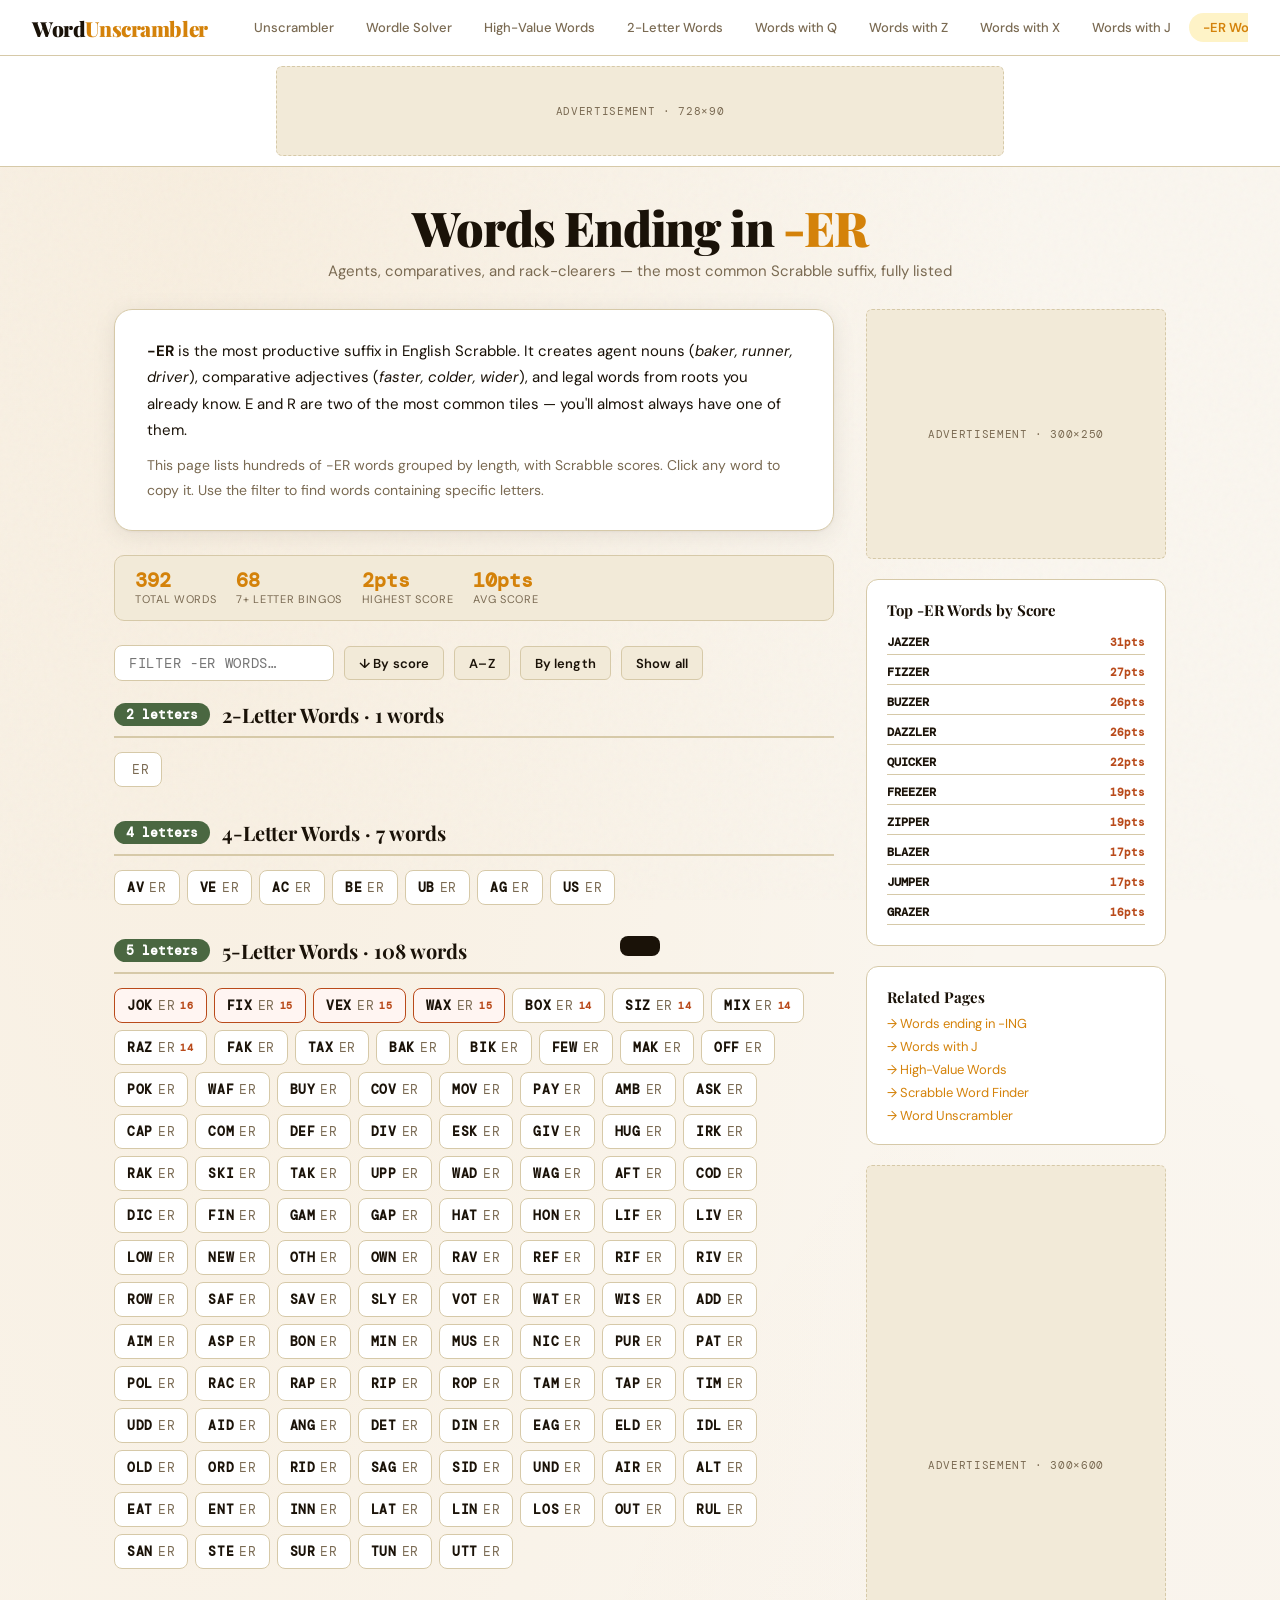
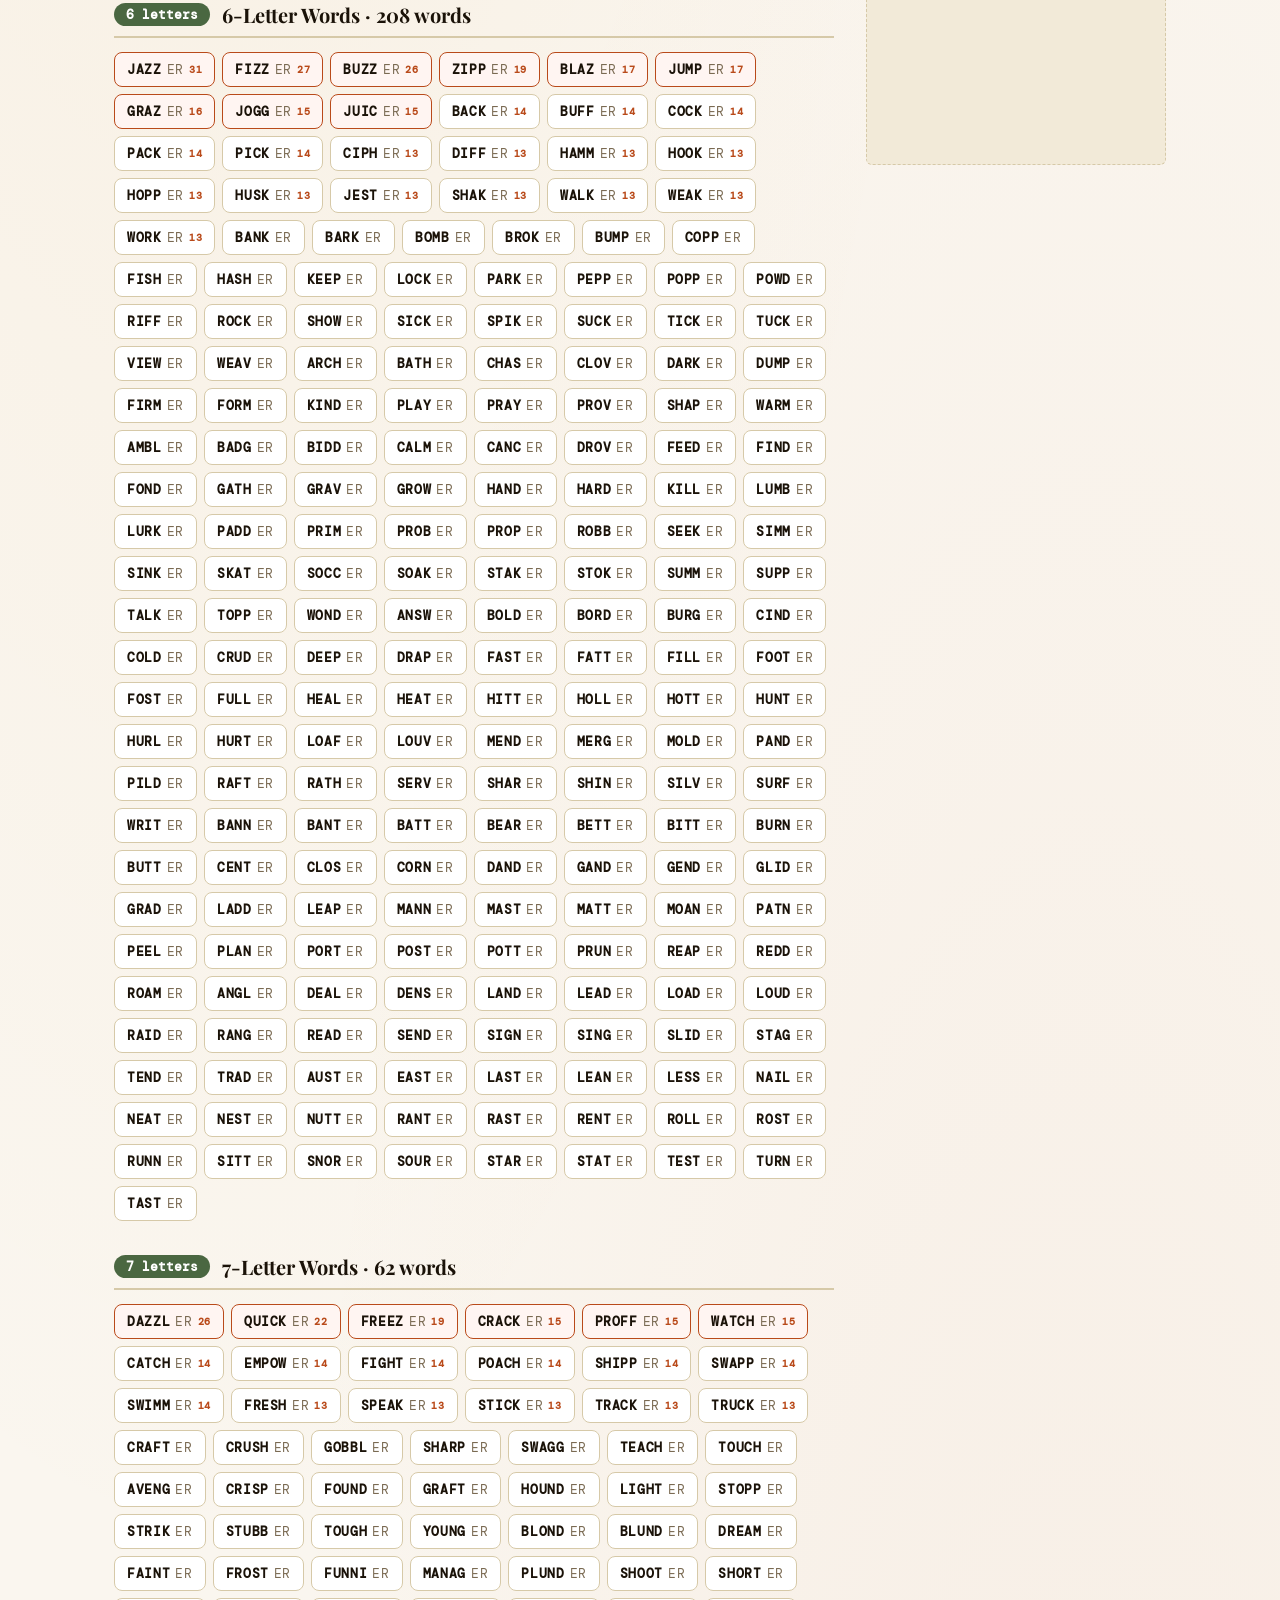
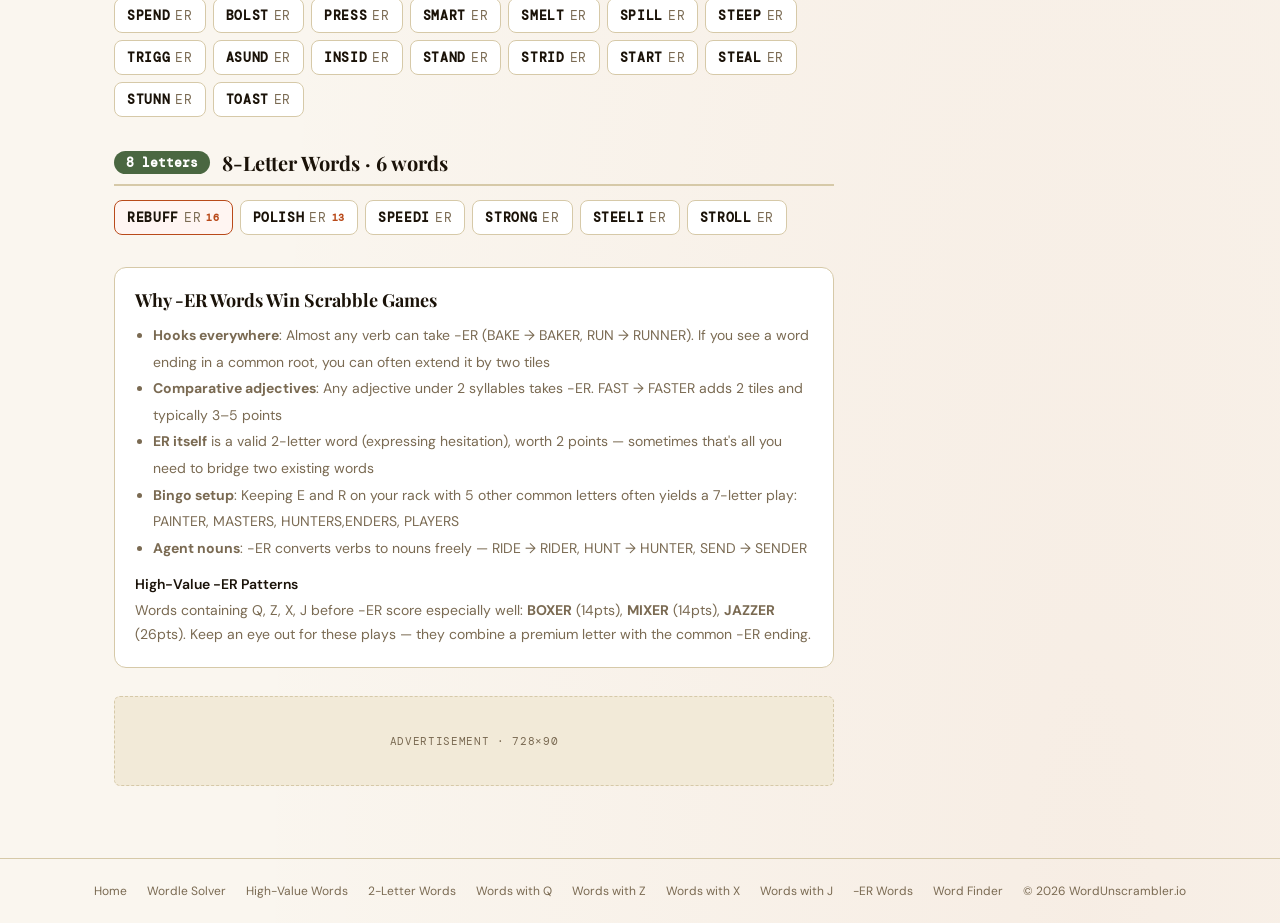
<file: pages/words-ending-in-er.html>
<!DOCTYPE html>
<html lang="en">
<head>
<meta charset="UTF-8">
<meta name="viewport" content="width=device-width, initial-scale=1.0">
<title>Words Ending in ER — Complete Scrabble -ER Word List | WordUnscrambler</title>
<meta name="description" content="Every useful Scrabble word ending in -ER, from ER itself to BLAZER and QUICKER. The -ER suffix converts hundreds of adjectives and verbs into new playable words.">
<meta name="keywords" content="words ending in er, scrabble words ending er, er words scrabble, words that end in er, er word list scrabble">
<link rel="canonical" href="https://wordunscrambler.us.com/pages/words-ending-in-er.html">
<link rel="stylesheet" href="../css/shared.css">
<style>
.er-section { margin-bottom: 32px; }
.er-head {
  display: flex; align-items: center; gap: 12px;
  font-family: 'Playfair Display', serif; font-size: 20px; font-weight: 700;
  margin-bottom: 14px; padding-bottom: 8px; border-bottom: 2px solid var(--border);
}
.er-badge { background: var(--sage); color: white; font-family: 'DM Mono', monospace; font-size: 13px; font-weight: 700; padding: 3px 12px; border-radius: 20px; }
.chip-grid { display: flex; flex-wrap: wrap; gap: 7px; }
.er-chip {
  background: var(--white); border: 1.5px solid var(--border); border-radius: 8px;
  padding: 8px 12px; font-family: 'DM Mono', monospace; font-size: 13px; font-weight: 600;
  letter-spacing: .05em; text-transform: uppercase; cursor: pointer; transition: all .15s;
  display: flex; align-items: center; gap: 5px; user-select: none;
}
.er-chip:hover { border-color: var(--sage); background: #f0f7ef; transform: translateY(-1px); }
.er-chip .root { color: var(--muted); font-weight: 400; }
.er-chip .pts { font-size: 10px; color: var(--rust); font-weight: 700; }
.er-chip.hv { border-color: var(--rust); background: #fff5f2; }
.tip-box { background: var(--amber-pale); border: 1.5px solid rgba(212,130,10,.25); border-radius: 10px; padding: 14px 18px; font-size: 13px; line-height: 1.65; margin-bottom: 18px; }
.filter-bar { display: flex; gap: 10px; flex-wrap: wrap; align-items: center; margin-bottom: 20px; }
.stats-band { background: var(--cream); border: 1px solid var(--border); border-radius: 10px; padding: 14px 20px; display: flex; gap: 20px; flex-wrap: wrap; margin-bottom: 24px; }
.sb-n { font-family: 'DM Mono', monospace; font-size: 20px; font-weight: 700; color: var(--amber); line-height: 1; }
.sb-l { font-size: 11px; color: var(--muted); text-transform: uppercase; letter-spacing: .06em; margin-top: 2px; }
</style>
</head>
<body>

<nav class="site-nav">
  <a class="nav-logo" href="../index.html">Word<span>Unscrambler</span></a>
  <div class="nav-links">
    <a class="nav-link" href="../index.html">Unscrambler</a>
    <a class="nav-link" href="../wordle.html">Wordle Solver</a>
    <a class="nav-link" href="high-value-words.html">High-Value Words</a>
    <a class="nav-link" href="two-letter-words.html">2-Letter Words</a>
    <a class="nav-link" href="words-with-q.html">Words with Q</a>
    <a class="nav-link" href="words-with-z.html">Words with Z</a>
    <a class="nav-link" href="words-with-x.html">Words with X</a>
    <a class="nav-link" href="words-with-j.html">Words with J</a>
    <a class="nav-link active" href="words-ending-in-er.html">-ER Words</a>
    <a class="nav-link" href="scrabble-word-finder.html">Word Finder</a>
  </div>
</nav>

<div style="padding:10px 24px;background:var(--white);border-bottom:1px solid var(--border);position:relative;z-index:1;">
  <div class="ad-unit ad-728x90">Advertisement · 728×90</div>
</div>

<div class="page-header">
  <h1 class="page-title">Words Ending in <em>-ER</em></h1>
  <p class="page-subtitle">Agents, comparatives, and rack-clearers — the most common Scrabble suffix, fully listed</p>
</div>

<div class="page-wrap">
  <div class="main-col">

    <div class="card" style="margin-bottom:24px;">
      <p style="font-size:15px;line-height:1.75;margin-bottom:10px;"><strong>-ER</strong> is the most productive suffix in English Scrabble. It creates agent nouns (<em>baker, runner, driver</em>), comparative adjectives (<em>faster, colder, wider</em>), and legal words from roots you already know. E and R are two of the most common tiles — you'll almost always have one of them.</p>
      <p style="font-size:14px;line-height:1.75;color:var(--muted);">This page lists hundreds of -ER words grouped by length, with Scrabble scores. Click any word to copy it. Use the filter to find words containing specific letters.</p>
    </div>

    <div class="stats-band" id="statsBand">
      <div><div class="sb-n" id="totalStat">—</div><div class="sb-l">Total words</div></div>
      <div><div class="sb-n" id="bingoStat">—</div><div class="sb-l">7+ letter bingos</div></div>
      <div><div class="sb-n" id="topStat">—</div><div class="sb-l">Highest score</div></div>
      <div><div class="sb-n" id="avgStat">—</div><div class="sb-l">Avg score</div></div>
    </div>

    <div class="filter-bar">
      <input type="text" id="filterInput" placeholder="Filter -ER words…"
        style="border:1.5px solid var(--border);border-radius:8px;padding:8px 14px;font-size:14px;font-family:'DM Mono',monospace;background:var(--white);outline:none;width:220px;text-transform:uppercase;letter-spacing:.05em;"
        oninput="filterAndRender(this.value)">
      <button class="btn btn-secondary btn-sm" onclick="setSort('score')">↓ By score</button>
      <button class="btn btn-secondary btn-sm" onclick="setSort('alpha')">A–Z</button>
      <button class="btn btn-secondary btn-sm" onclick="setSort('len')">By length</button>
      <button class="btn btn-secondary btn-sm" onclick="filterAndRender('')">Show all</button>
    </div>

    <div id="wordContainer"></div>

    <div class="card-sm" style="margin-top:20px;">
      <h2 style="font-family:'Playfair Display',serif;font-size:18px;margin-bottom:10px;">Why -ER Words Win Scrabble Games</h2>
      <ul style="font-size:14px;color:var(--muted);line-height:1.9;padding-left:18px;margin-bottom:14px;">
        <li><strong>Hooks everywhere</strong>: Almost any verb can take -ER (BAKE → BAKER, RUN → RUNNER). If you see a word ending in a common root, you can often extend it by two tiles</li>
        <li><strong>Comparative adjectives</strong>: Any adjective under 2 syllables takes -ER. FAST → FASTER adds 2 tiles and typically 3–5 points</li>
        <li><strong>ER itself</strong> is a valid 2-letter word (expressing hesitation), worth 2 points — sometimes that's all you need to bridge two existing words</li>
        <li><strong>Bingo setup</strong>: Keeping E and R on your rack with 5 other common letters often yields a 7-letter play: PAINTER, MASTERS, HUNTERS,ENDERS, PLAYERS</li>
        <li><strong>Agent nouns</strong>: -ER converts verbs to nouns freely — RIDE → RIDER, HUNT → HUNTER, SEND → SENDER</li>
      </ul>
      <h3 style="font-size:14px;font-weight:600;margin-bottom:6px;">High-Value -ER Patterns</h3>
      <p style="font-size:14px;color:var(--muted);line-height:1.7;">Words containing Q, Z, X, J before -ER score especially well: <strong>BOXER</strong> (14pts), <strong>MIXER</strong> (14pts), <strong>JAZZER</strong> (26pts). Keep an eye out for these plays — they combine a premium letter with the common -ER ending.</p>
    </div>

    <div style="margin-top:28px;text-align:center;">
      <div class="ad-unit ad-728x90">Advertisement · 728×90</div>
    </div>
  </div>

  <aside class="sidebar">
    <div class="ad-unit ad-300x250">Advertisement · 300×250</div>

    <div class="card-sm">
      <h3 style="font-family:'Playfair Display',serif;font-size:15px;margin-bottom:10px;">Top -ER Words by Score</h3>
      <div id="topList" style="display:flex;flex-direction:column;gap:5px;font-size:12px;"></div>
    </div>

    <div class="card-sm">
      <h3 style="font-family:'Playfair Display',serif;font-size:15px;margin-bottom:8px;">Related Pages</h3>
      <div style="display:flex;flex-direction:column;gap:6px;font-size:13px;">
        <a href="words-ending-in-ing.html" style="color:var(--amber);text-decoration:none;">→ Words ending in -ING</a>
        <a href="words-with-j.html" style="color:var(--amber);text-decoration:none;">→ Words with J</a>
        <a href="high-value-words.html" style="color:var(--amber);text-decoration:none;">→ High-Value Words</a>
        <a href="scrabble-word-finder.html" style="color:var(--amber);text-decoration:none;">→ Scrabble Word Finder</a>
        <a href="../index.html" style="color:var(--amber);text-decoration:none;">→ Word Unscrambler</a>
      </div>
    </div>

    <div class="ad-unit ad-300x600">Advertisement · 300×600</div>
  </aside>
</div>

<footer class="site-footer">
  <a href="../index.html">Home</a>
  <a href="../wordle.html">Wordle Solver</a>
  <a href="high-value-words.html">High-Value Words</a>
  <a href="two-letter-words.html">2-Letter Words</a>
  <a href="words-with-q.html">Words with Q</a>
  <a href="words-with-z.html">Words with Z</a>
  <a href="words-with-x.html">Words with X</a>
  <a href="words-with-j.html">Words with J</a>
  <a href="words-ending-in-er.html">-ER Words</a>
  <a href="scrabble-word-finder.html">Word Finder</a>
  <span>© 2026 WordUnscrambler.io</span>
</footer>

<div class="toast" id="toast"></div>
<script src="../js/dictionary.js"></script>
<script>
const SCORES = window.DICT.SCRABBLE_SCORES;
function sc(w){return[...w].reduce((s,c)=>s+(SCORES[c]||0),0);}

// Comprehensive -ER word list
const RAW_ER = `ER
ACE ACER ADDER AFTER AGER AIDER AIMER AIRER ALTER AMBLER AMBER ANGER ANGLER ANSWER ARCHER ARDOR ARMOR ASKER ASPER ASUNDER AUSTER AVER AVENGER BACKER BADGER BAKER BANKER BANNER BANTER BARKER BATHER BATTER BEARER BEER BETTER BIDDER BIKER BITTER BLAZER BLONDER BLUNDER BOLDER BOLSTER BOMBER BONER BORDER BOXER BROKER BUFFER BUMPER BURGER BURNER BUTTER BUYER CALMER CANCER CAPER CATCHER CENTER CHASER CINDER CIPHER CLOSER CLOVER COCKER CODER COLDER COMER COPPER CORNER COVER CRACKER CRAFTER CRISPER CRUDER CRUSHER DANDER DARKER DEALER DEEPER DEFER DENSER DETER DICER DIFFER DINER DIVER DRAPER DREAMER DROVER DUMPER EAGER EASTER EATER ELDER EMPOWER ENTER ESKER FAINTER FAKER FASTER FATTER FEEDER FEWER FIGHTER FILLER FINDER FINER FIRMER FISHER FIXER FONDER FOOTER FORMER FOSTER FOUNDER FREEZER FRESHER FROSTER FULLER FUNNIER GAMER GANDER GAPER GATHER GENDER GIVER GLIDER GOBBLER GRADER GRAFTER GRAVER GRAZER GROWER HAMMER HANDER HARDER HASHER HATER HEALER HEATER HITTER HOLLER HONER HOOKER HOPPER HOTTER HOUNDER HUGER HUNTER HURLER HURTER HUSKER IDLER INNER INSIDER IRKER JESTER JOGGER JOKER JUMPER KEEPER KILLER KINDER LADDER LANDER LASTER LATER LEADER LEANER LEAPER LESSER LIFER LIGHTER LINER LIVER LOADER LOAFER LOCKER LOSER LOUDER LOUVER LOWER LUMBER LURKER MAKER MANAGER MANNER MASTER MATTER MENDER MERGER MINER MIRROR MOANER MOLDER MOVER MUSER NAILER NEATER NESTER NEWER NICER NIFTY PURER NUTTER OFFER OLDER ORDER OTHER OUTER OWNER PACKER PADDER PANDER PARKER PATNER PATER PAYER PEELER PEPPER PICKER PILDER PLANER PLAYER PLUNDER POACHER POKER POLISHER POLER POPPER PORTER POSTER POTTER POWDER PRAYER PRESSER PRIMER PROBER PROFFER PROPER PROVER PRUNER RACER RAFTER RAIDER RAKER RANGER RANTER RAPER RASTER RATHER RAVER READER REAPER REBUFFER REDDER REFER RENTER RIDER RIFFER RIFER RIGOR RIPER RIVER ROAMER ROBBER ROCKER ROLLER ROPER ROSTER ROWER RULER RUNNER SAFER SAGER SANER SAVER SAVER SEEKER SENDER SENSOR SERVER SHAKER SHAPER SHARER SHARPER SHINER SHIPPER SHOOTER SHORTER SHOWER SICKER SIDER SIGNER SILVER SIMMER SINGER SINKER SITTER SIZER SKATER SKIER SLIDER SLYER SMARTER SMELTER SNORER SOCCER SOAKER SOURER SPEAKER SPEEDIER SPENDER SPIKER SPILLER STAGER STAKER STANDER STARER STARTER STATER STEALER STEELIER STEEPER STEER STICKER STOKER STOPPER STRIDER STRIKER STROLLER STRONGER STUBBER STUNNER SUCKER SUMMER SUPPER SURFER SURER SWAGGER SWAPPER SWIMMER TAKER TALKER TAMER TAPER TEACHER TENDER TESTER TICKER TIMER TOASTER TOPPER TOUCHER TOUGHER TRACKER TRADER TRIGGER TRUCKER TUCKER TUNER TURNER TASTER UBER UDDER UNDER UPPER USER UTTER VEER VIEWER VOTER WADER WAFER WAGER WALKER WARMER WATCHER WATER WEAKER WEAVER WISER WONDER WORKER WRITER YOUNGER ZIPPER BLAZER BOXER BUZZER CRACKER DAZZLER FIXER FIZZER FROZEN JAZZER JUICER MIXER QUICKER RAZER TAXER VEXER WAFER WAXER`.trim().split(/\s+/).filter(w=>w.endsWith('ER')&&w.length>=2);

const ER_WORDS = [...new Set(RAW_ER)].map(w=>({w, score:sc(w)})).sort((a,b)=>b.score-a.score);

let displayed = [...ER_WORDS];
let sortMode = 'len';

function setSort(m){ sortMode=m; filterAndRender(document.getElementById('filterInput').value); }

function filterAndRender(q){
  const u=q.toUpperCase().trim();
  displayed = u ? ER_WORDS.filter(e=>e.w.includes(u)) : [...ER_WORDS];
  render();
}

function render(){
  const sorted = [...displayed].sort((a,b)=>{
    if(sortMode==='score') return b.score-a.score;
    if(sortMode==='alpha') return a.w.localeCompare(b.w);
    return a.w.length-b.w.length || b.score-a.score;
  });

  // Stats
  document.getElementById('totalStat').textContent = sorted.length;
  document.getElementById('bingoStat').textContent = sorted.filter(e=>e.w.length>=7).length;
  const top = sorted[0]?.score || 0;
  document.getElementById('topStat').textContent = top+'pts';
  const avg = sorted.length ? Math.round(sorted.reduce((s,e)=>s+e.score,0)/sorted.length) : 0;
  document.getElementById('avgStat').textContent = avg+'pts';

  const container = document.getElementById('wordContainer');
  container.innerHTML = '';

  if(sortMode==='len'){
    const groups={};
    sorted.forEach(e=>{(groups[e.w.length]=groups[e.w.length]||[]).push(e);});
    Object.keys(groups).sort((a,b)=>+a-+b).forEach(len=>{
      const sec=document.createElement('div'); sec.className='er-section';
      const grp=groups[len];
      sec.innerHTML=`<div class="er-head"><span class="er-badge">${len} letters</span>${len}-Letter Words · ${grp.length} words</div><div class="chip-grid" id="cg${len}"></div>`;
      container.appendChild(sec);
      const grid=sec.querySelector('.chip-grid');
      grp.sort((a,b)=>b.score-a.score).forEach(e=>grid.appendChild(makeChip(e)));
    });
  } else {
    const grid=document.createElement('div'); grid.className='chip-grid';
    sorted.forEach(e=>grid.appendChild(makeChip(e)));
    container.appendChild(grid);
  }

  // Sidebar top 10
  const topList = document.getElementById('topList');
  const top10 = [...ER_WORDS].sort((a,b)=>b.score-a.score).slice(0,10);
  topList.innerHTML = top10.map(e=>`<div style="display:flex;justify-content:space-between;align-items:center;padding:4px 0;border-bottom:1px solid var(--border);"><span style="font-family:'DM Mono',monospace;font-weight:600;">${e.w}</span><span style="color:var(--rust);font-family:'DM Mono',monospace;font-size:11px;font-weight:700;">${e.score}pts</span></div>`).join('');
}

function makeChip(e){
  const chip=document.createElement('div');
  chip.className=`er-chip${e.score>=15?' hv':''}`;
  const root=e.w.slice(0,-2);
  chip.innerHTML=`<span>${root}</span><span class="root">ER</span>${e.score>=13?`<span class="pts">${e.score}</span>`:''}`;
  chip.title=`${e.w} — ${e.score} Scrabble points`;
  chip.addEventListener('click',()=>{
    navigator.clipboard?.writeText(e.w);
    showToast(`Copied "${e.w}" (${e.score}pts)`);
  });
  return chip;
}

function showToast(msg){
  const t=document.getElementById('toast');
  t.textContent=msg; t.classList.add('show');
  setTimeout(()=>t.classList.remove('show'),2000);
}

render();
</script>
</body>
</html>
</file>
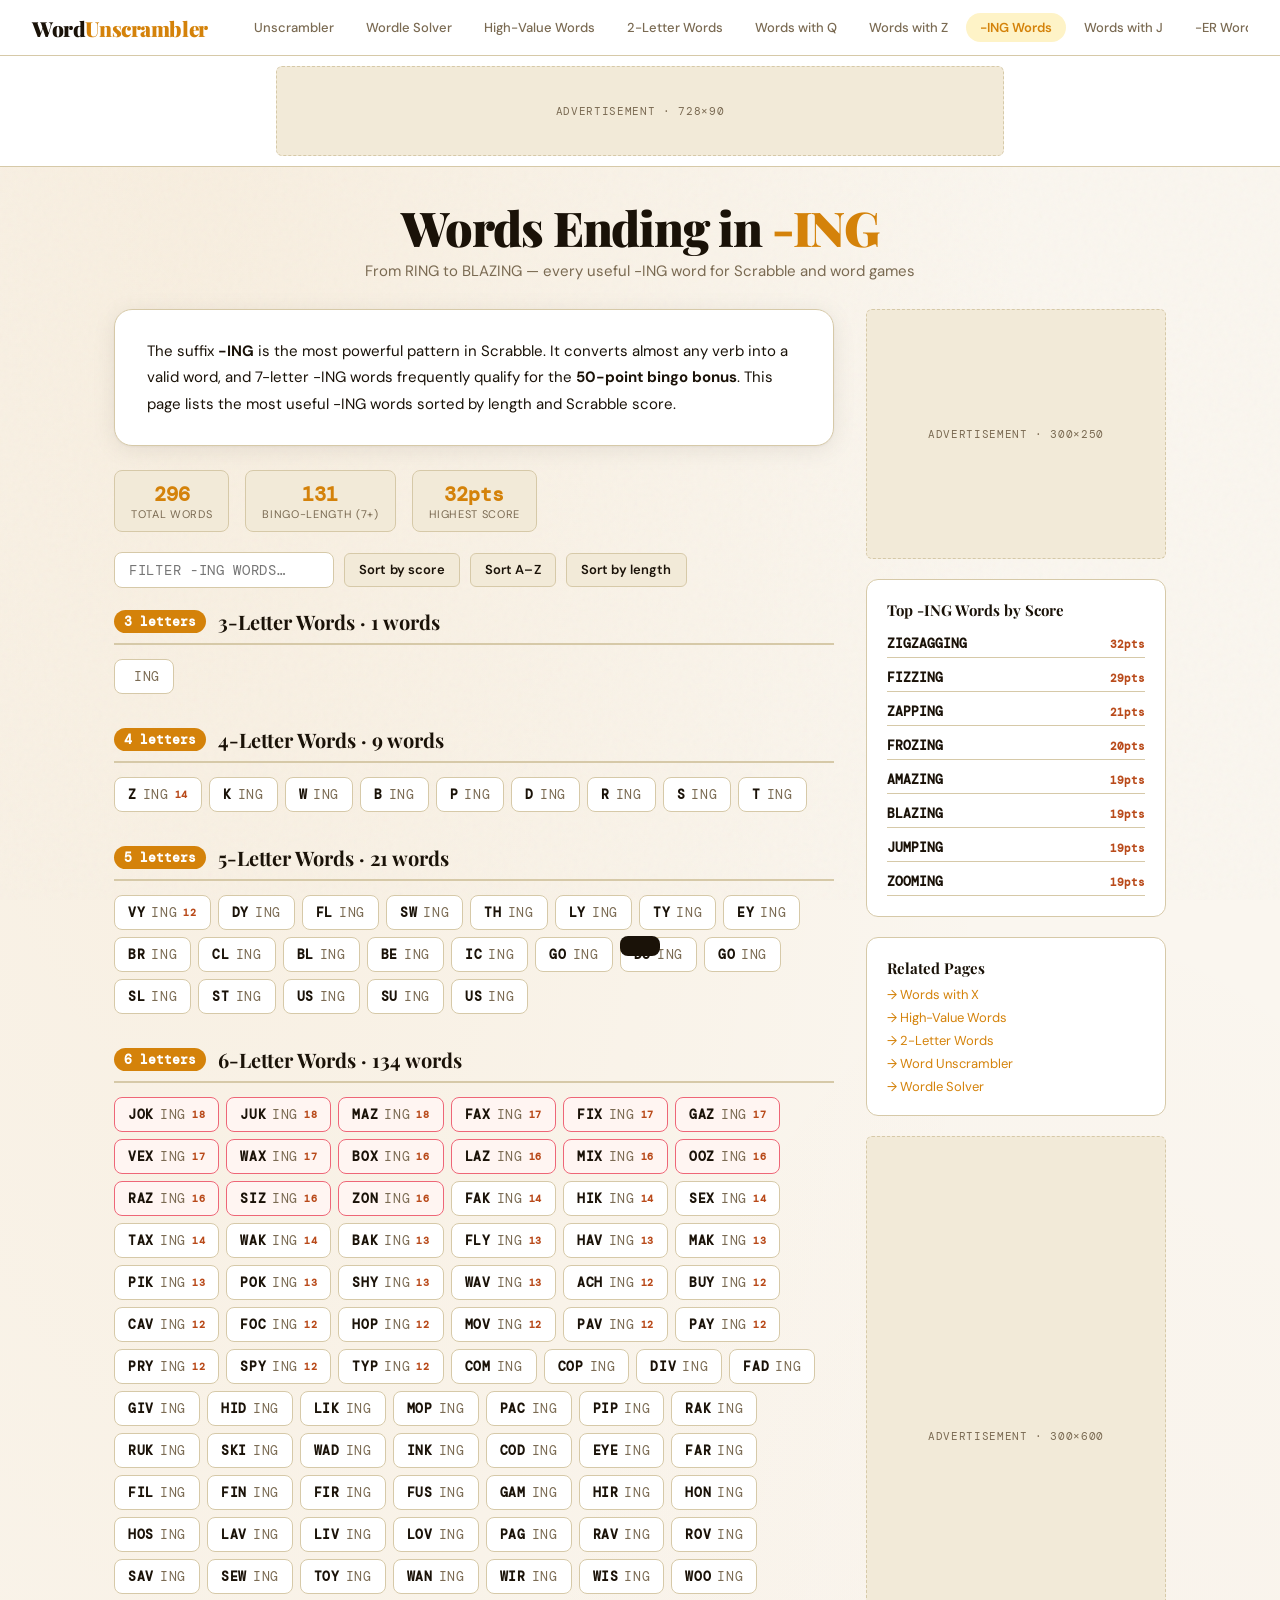
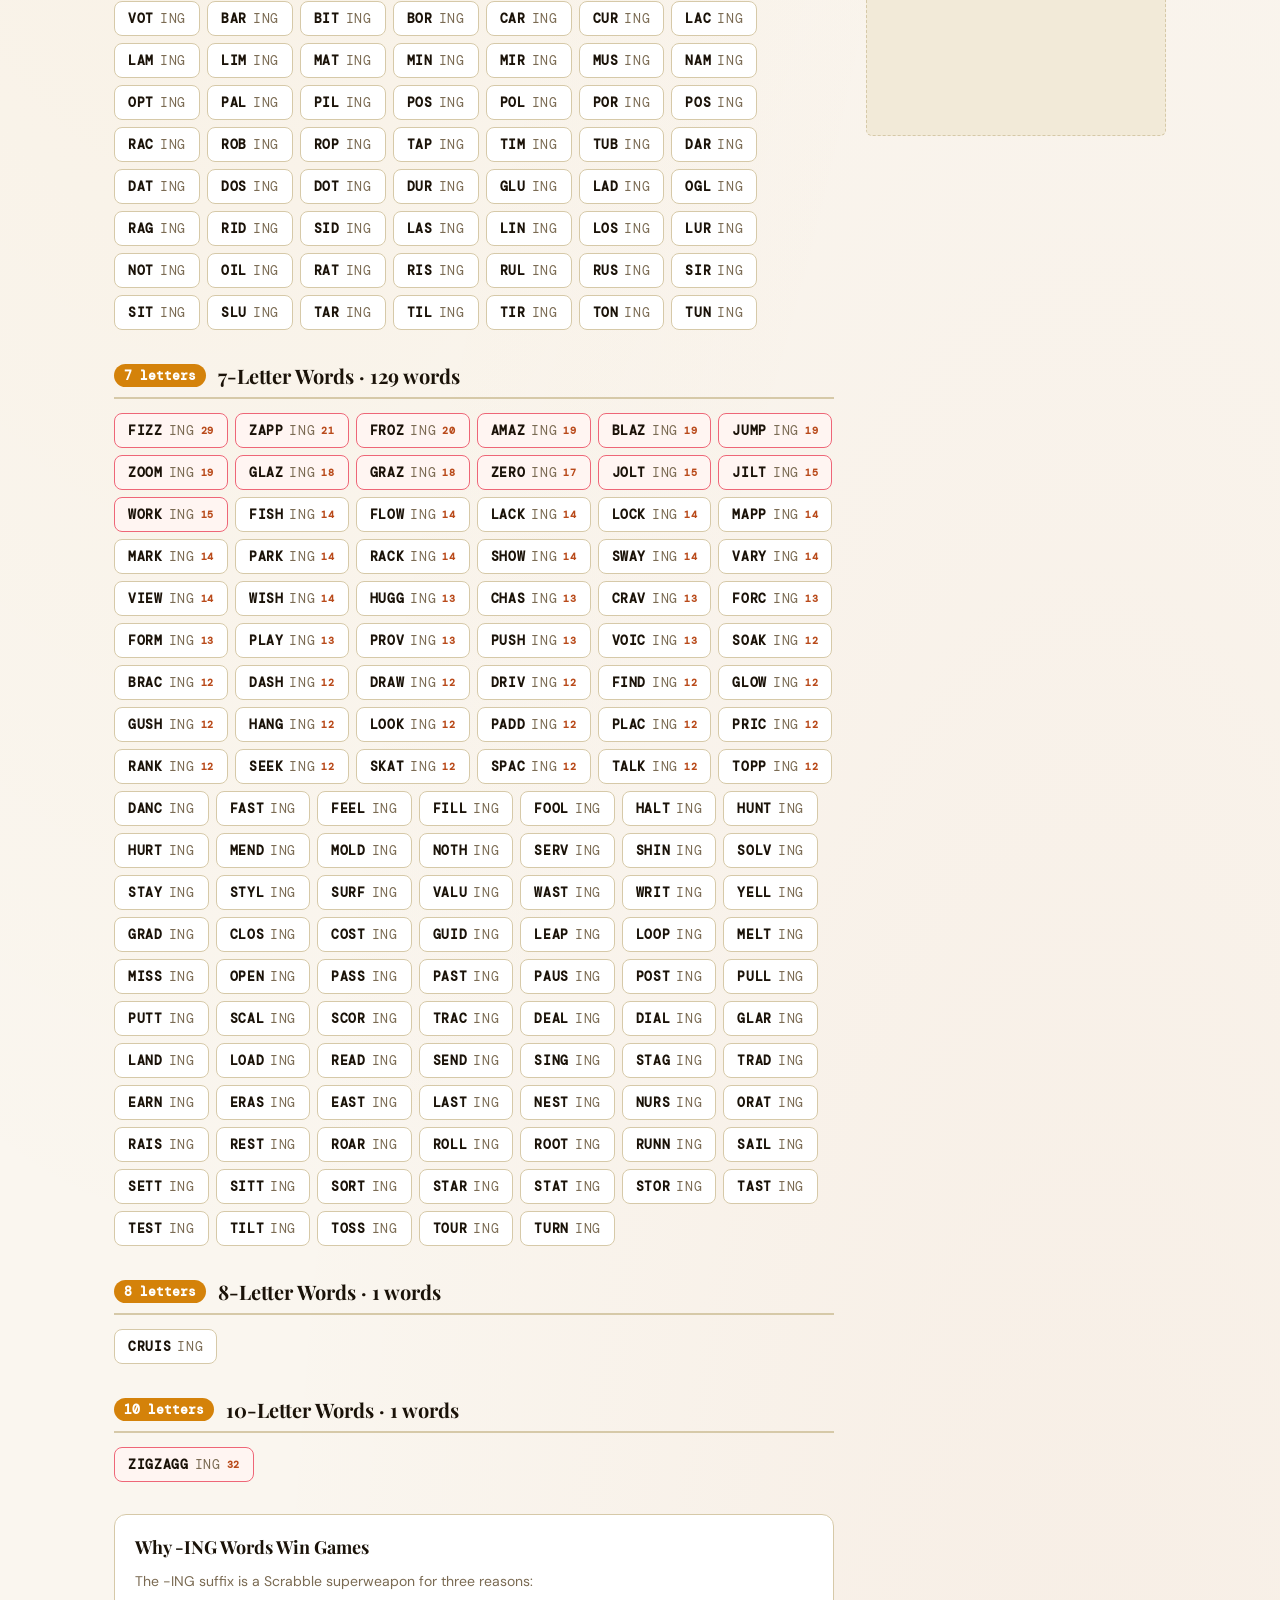
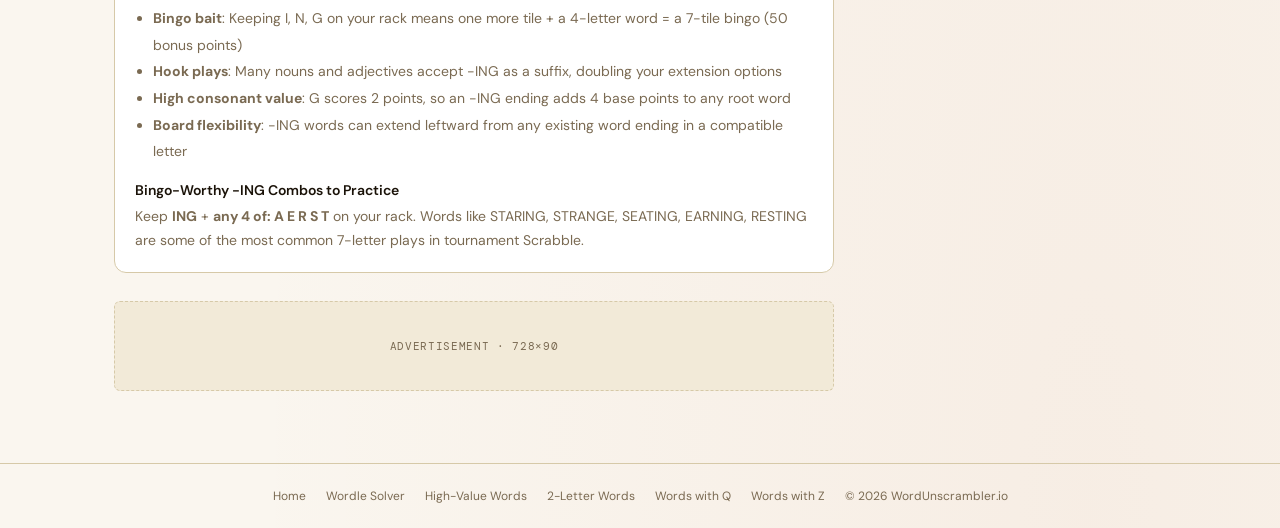
<file: pages/words-ending-in-ing.html>
<!DOCTYPE html>
<html lang="en">
<head>
<meta charset="UTF-8">
<meta name="viewport" content="width=device-width, initial-scale=1.0">
<title>Words Ending in ING — Scrabble & Word Game List | WordUnscrambler</title>
<meta name="description" content="Complete list of words ending in -ING for Scrabble, Words with Friends, and crosswords. From 3-letter to 8-letter -ING words, sorted by score.">
<meta name="keywords" content="words ending in ing, scrabble words ending ing, ing words, words that end in ing, ing word list">
<link rel="canonical" href="https://wordunscrambler.us.com/pages/words-ending-in-ing.html">
<link rel="stylesheet" href="../css/shared.css">
<style>
  .length-section { margin-bottom:32px; }
  .len-head {
    display:flex; align-items:center; gap:12px;
    font-family:'Playfair Display',serif; font-size:20px; font-weight:700;
    margin-bottom:14px; padding-bottom:8px; border-bottom:2px solid var(--border);
  }
  .len-badge {
    background:var(--amber); color:white;
    font-family:'DM Mono',monospace; font-size:13px; font-weight:700;
    padding:3px 10px; border-radius:20px;
  }
  .word-grid { display:flex; flex-wrap:wrap; gap:7px; }
  .ing-chip {
    background:var(--white); border:1.5px solid var(--border); border-radius:8px;
    padding:8px 13px; font-family:'DM Mono',monospace;
    font-size:13px; font-weight:600; letter-spacing:.05em;
    text-transform:uppercase; cursor:pointer; transition:all .15s;
    display:flex; align-items:center; gap:6px;
  }
  .ing-chip:hover { border-color:var(--amber); background:var(--amber-pale); transform:translateY(-1px); }
  .ing-chip .root { color:var(--muted); font-weight:400; }
  .ing-chip .pts { font-size:10px; color:var(--rust); font-weight:700; }
  .ing-chip.premium { border-color:#e67; background:#fff5f2; }
  .tip-box { background:var(--amber-pale); border:1.5px solid rgba(212,130,10,.25); border-radius:10px; padding:14px 18px; font-size:13px; line-height:1.65; margin-bottom:20px; }
  .filter-bar { display:flex; gap:10px; flex-wrap:wrap; align-items:center; margin-bottom:20px; }
  .stats-row { display:flex; gap:16px; flex-wrap:wrap; margin-bottom:20px; }
  .stat { text-align:center; background:var(--cream); border:1px solid var(--border); border-radius:8px; padding:10px 16px; }
  .stat-n { font-family:'DM Mono',monospace; font-size:20px; font-weight:700; color:var(--amber); }
  .stat-l { font-size:11px; color:var(--muted); text-transform:uppercase; letter-spacing:.06em; }
</style>
</head>
<body>

<nav class="site-nav">
  <a class="nav-logo" href="../index.html">Word<span>Unscrambler</span></a>
  <div class="nav-links">
    <a class="nav-link" href="../index.html">Unscrambler</a>
    <a class="nav-link" href="../wordle.html">Wordle Solver</a>
    <a class="nav-link" href="high-value-words.html">High-Value Words</a>
    <a class="nav-link" href="two-letter-words.html">2-Letter Words</a>
    <a class="nav-link" href="words-with-q.html">Words with Q</a>
    <a class="nav-link" href="words-with-z.html">Words with Z</a>
    <a class="nav-link active" href="words-ending-in-ing.html">-ING Words</a>
      <a class="nav-link" href="words-with-j.html">Words with J</a>
      <a class="nav-link" href="words-ending-in-er.html">-ER Words</a>
      <a class="nav-link" href="scrabble-word-finder.html">Word Finder</a>
  </div>
</nav>

<div style="padding:10px 24px;background:var(--white);border-bottom:1px solid var(--border);position:relative;z-index:1;">
  <div class="ad-unit ad-728x90">Advertisement · 728×90</div>
</div>

<div class="page-header">
  <h1 class="page-title">Words Ending in <em>-ING</em></h1>
  <p class="page-subtitle">From RING to BLAZING — every useful -ING word for Scrabble and word games</p>
</div>

<div class="page-wrap">
  <div class="main-col">

    <div class="card" style="margin-bottom:24px;">
      <p style="font-size:15px;line-height:1.75;">The suffix <strong>-ING</strong> is the most powerful pattern in Scrabble. It converts almost any verb into a valid word, and 7-letter -ING words frequently qualify for the <strong>50-point bingo bonus</strong>. This page lists the most useful -ING words sorted by length and Scrabble score.</p>
    </div>

    <div class="stats-row" id="statsRow">
      <div class="stat"><div class="stat-n" id="totalCount">—</div><div class="stat-l">Total words</div></div>
      <div class="stat"><div class="stat-n" id="bingoCount">—</div><div class="stat-l">Bingo-length (7+)</div></div>
      <div class="stat"><div class="stat-n" id="topScore">—</div><div class="stat-l">Highest score</div></div>
    </div>

    <div class="filter-bar">
      <input type="text" id="filterInput" placeholder="Filter -ING words…"
        style="border:1.5px solid var(--border);border-radius:8px;padding:8px 14px;font-size:14px;font-family:'DM Mono',monospace;background:var(--white);outline:none;width:220px;text-transform:uppercase;letter-spacing:.05em;"
        oninput="filterAndRender(this.value)">
      <button class="btn btn-secondary btn-sm" onclick="setSortMode('score')">Sort by score</button>
      <button class="btn btn-secondary btn-sm" onclick="setSortMode('alpha')">Sort A–Z</button>
      <button class="btn btn-secondary btn-sm" onclick="setSortMode('len')">Sort by length</button>
    </div>

    <div id="wordContainer"></div>

    <div class="card-sm" style="margin-top:20px;">
      <h2 style="font-family:'Playfair Display',serif;font-size:18px;margin-bottom:10px;">Why -ING Words Win Games</h2>
      <p style="font-size:14px;color:var(--muted);line-height:1.75;margin-bottom:12px;">The -ING suffix is a Scrabble superweapon for three reasons:</p>
      <ul style="font-size:14px;color:var(--muted);line-height:1.9;padding-left:18px;">
        <li><strong>Bingo bait</strong>: Keeping I, N, G on your rack means one more tile + a 4-letter word = a 7-tile bingo (50 bonus points)</li>
        <li><strong>Hook plays</strong>: Many nouns and adjectives accept -ING as a suffix, doubling your extension options</li>
        <li><strong>High consonant value</strong>: G scores 2 points, so an -ING ending adds 4 base points to any root word</li>
        <li><strong>Board flexibility</strong>: -ING words can extend leftward from any existing word ending in a compatible letter</li>
      </ul>
      <h3 style="font-size:14px;font-weight:600;margin:16px 0 6px;">Bingo-Worthy -ING Combos to Practice</h3>
      <p style="font-size:14px;color:var(--muted);line-height:1.7;">Keep <strong>ING</strong> + <strong>any 4 of: A E R S T</strong> on your rack. Words like STARING, STRANGE, SEATING, EARNING, RESTING are some of the most common 7-letter plays in tournament Scrabble.</p>
    </div>

    <div style="margin-top:28px;text-align:center;">
      <div class="ad-unit ad-728x90">Advertisement · 728×90</div>
    </div>
  </div>

  <aside class="sidebar">
    <div class="ad-unit ad-300x250">Advertisement · 300×250</div>

    <div class="card-sm">
      <h3 style="font-family:'Playfair Display',serif;font-size:15px;margin-bottom:10px;">Top -ING Words by Score</h3>
      <div id="topScores" style="display:flex;flex-direction:column;gap:6px;font-size:13px;"></div>
    </div>

    <div class="card-sm">
      <h3 style="font-family:'Playfair Display',serif;font-size:15px;margin-bottom:8px;">Related Pages</h3>
      <div style="display:flex;flex-direction:column;gap:6px;font-size:13px;">
        <a href="words-with-x.html" style="color:var(--amber);text-decoration:none;">→ Words with X</a>
        <a href="high-value-words.html" style="color:var(--amber);text-decoration:none;">→ High-Value Words</a>
        <a href="two-letter-words.html" style="color:var(--amber);text-decoration:none;">→ 2-Letter Words</a>
        <a href="../index.html" style="color:var(--amber);text-decoration:none;">→ Word Unscrambler</a>
        <a href="../wordle.html" style="color:var(--amber);text-decoration:none;">→ Wordle Solver</a>
      </div>
    </div>

    <div class="ad-unit ad-300x600">Advertisement · 300×600</div>
  </aside>
</div>

<footer class="site-footer">
  <a href="../index.html">Home</a>
  <a href="../wordle.html">Wordle Solver</a>
  <a href="high-value-words.html">High-Value Words</a>
  <a href="two-letter-words.html">2-Letter Words</a>
  <a href="words-with-q.html">Words with Q</a>
  <a href="words-with-z.html">Words with Z</a>
  <span>© 2026 WordUnscrambler.io</span>
</footer>

<div class="toast" id="toast"></div>
<script src="../js/dictionary.js"></script>
<script>
const SCORES = window.DICT.SCRABBLE_SCORES;
function score(w){return[...w].reduce((s,c)=>s+(SCORES[c]||0),0);}

// Comprehensive -ING word list across all lengths
const ING_WORDS = [
  // 3-letter
  {w:"ING",  def:"suffix forming present participles"},
  // 4-letter
  {w:"BING", def:"a heap of waste from a mine"},
  {w:"DING", def:"to make a ringing sound; a dent"},
  {w:"KING", def:"male ruler of a country"},
  {w:"PING", def:"a sharp ringing sound"},
  {w:"RING", def:"a circular band; to make a bell sound"},
  {w:"SING", def:"to make musical sounds with the voice"},
  {w:"TING", def:"a high metallic sound"},
  {w:"WING", def:"a limb used for flying; a section of a building"},
  {w:"ZING", def:"a high-pitched humming sound; energy"},
  // 5-letter
  {w:"BRING", def:"to carry or convey toward the speaker"},
  {w:"CLING", def:"to hold on tightly; to resist separation"},
  {w:"BLING", def:"showy jewelry or accessories (informal)"},
  {w:"FLING", def:"to throw with force; a brief romance"},
  {w:"GOING", def:"the act of traveling; currently active"},
  {w:"DOING", def:"the act of performing; in progress"},
  {w:"SLING", def:"to throw; a device for hurling projectiles; an arm support"},
  {w:"STING", def:"to cause sharp pain; a deceptive scheme"},
  {w:"SWING", def:"to move back and forth; a seat hung from above"},
  {w:"THING", def:"an object or entity; a fact or matter"},
  {w:"WRONG", def:"not correct; an injustice"},
  {w:"BEING", def:"existence; a living creature"},
  {w:"DYING", def:"in the process of death; ceasing"},
  {w:"LYING", def:"in a horizontal position; telling falsehoods"},
  {w:"TYING", def:"fastening with a cord; making equal"},
  {w:"USING", def:"employing for a purpose"},
  {w:"EYING", def:"watching carefully"},
  // 6-letter
  {w:"ACHING", def:"causing dull persistent pain"},
  {w:"BAKING", def:"cooking in dry heat in an oven"},
  {w:"BARING", def:"exposing; uncovering"},
  {w:"BITING", def:"using teeth; sharply cold or critical"},
  {w:"BORING", def:"making a hole; tediously uninteresting"},
  {w:"BOXING", def:"fighting with fists; putting into boxes"},
  {w:"BUYING", def:"purchasing; acquiring with payment"},
  {w:"CARING", def:"feeling concern for others"},
  {w:"CAVING", def:"exploring caves; collapsing inward"},
  {w:"CODING", def:"writing computer code; encoding"},
  {w:"COMING", def:"approaching; in the near future"},
  {w:"COPING", def:"dealing with difficulties"},
  {w:"CURING", def:"treating an illness; preserving food"},
  {w:"DARING", def:"adventurously bold; a bold challenge"},
  {w:"DATING", def:"going on romantic outings; determining age"},
  {w:"DIVING", def:"plunging into water headfirst"},
  {w:"DOSING", def:"administering medicine in measured amounts"},
  {w:"DOTING", def:"excessively fond; showing excessive love"},
  {w:"DURING", def:"throughout the duration of"},
  {w:"EYEING", def:"watching; looking at"},
  {w:"FADING", def:"losing color or brightness; diminishing"},
  {w:"FAKING", def:"making something false; pretending"},
  {w:"FARING", def:"traveling; doing in a specified way"},
  {w:"FAXING", def:"sending by facsimile machine"},
  {w:"FILING", def:"storing documents; smoothing with a file"},
  {w:"FINING", def:"imposing a penalty; clarifying wine"},
  {w:"FIRING", def:"discharging a weapon; dismissing from a job"},
  {w:"FIXING", def:"repairing; preparing; making permanent"},
  {w:"FLYING", def:"traveling through air; moving fast"},
  {w:"FOCING", def:"concentrating; directing attention"},
  {w:"FUSING", def:"merging; melting together"},
  {w:"GAMING", def:"playing games; gambling"},
  {w:"GAZING", def:"looking steadily at something"},
  {w:"GIVING", def:"providing to others; generous"},
  {w:"GLUING", def:"bonding with adhesive"},
  {w:"GOING",  def:"traveling; current state"},
  {w:"GRADING",def:"assessing quality; leveling ground"},
  {w:"HAVING", def:"possessing; experiencing"},
  {w:"HIDING", def:"concealing; keeping secret"},
  {w:"HIKING", def:"walking long distances in nature"},
  {w:"HIRING", def:"employing; renting"},
  {w:"HONING", def:"sharpening; refining a skill"},
  {w:"HOPING", def:"wishing for something desired"},
  {w:"HOSING", def:"spraying with a hose"},
  {w:"HUGGING", def:"embracing tightly"},
  {w:"ICING",  def:"coating with sugar glaze; in hockey, shooting from one's own half"},
  {w:"JOKING", def:"saying funny things; not serious"},
  {w:"JUKING", def:"dodging; playing on a jukebox"},
  {w:"LACING", def:"fastening with laces; adding a substance to a drink"},
  {w:"LADING", def:"loading cargo"},
  {w:"LAMING", def:"making lame"},
  {w:"LASING", def:"emitting laser light"},
  {w:"LAVING", def:"washing"},
  {w:"LAZING", def:"spending time idly"},
  {w:"LIKING", def:"finding agreeable; a preference"},
  {w:"LIMING", def:"treating with lime; catching birds with birdlime"},
  {w:"LINING", def:"covering the inside; an inner layer"},
  {w:"LIVING", def:"alive; making a livelihood"},
  {w:"LOSING", def:"failing to win; misplacing"},
  {w:"LOVING", def:"feeling deep affection; affectionate"},
  {w:"LURING", def:"attracting with bait; tempting"},
  {w:"MAKING", def:"creating; causing"},
  {w:"MATING", def:"pairing for reproduction"},
  {w:"MAZING", def:"bewildering"},
  {w:"MINING", def:"extracting minerals from the ground"},
  {w:"MIRING", def:"getting stuck in wet ground"},
  {w:"MIXING", def:"combining ingredients"},
  {w:"MOPING", def:"being gloomy and listless"},
  {w:"MOVING", def:"changing position; emotionally affecting"},
  {w:"MUSING", def:"thinking deeply; a deep thought"},
  {w:"NAMING", def:"giving a name to"},
  {w:"NOTING", def:"observing and recording"},
  {w:"OGLING", def:"staring at in a lecherous way"},
  {w:"OILING", def:"lubricating with oil"},
  {w:"OOZING", def:"slowly flowing; exuding"},
  {w:"OPTING", def:"choosing; making a choice"},
  {w:"PACING", def:"walking back and forth; setting a rate of speed"},
  {w:"PAGING", def:"calling someone; turning pages"},
  {w:"PALING", def:"becoming pale; a fence stake"},
  {w:"PAVING", def:"covering with a hard surface"},
  {w:"PAYING", def:"giving money for goods or services"},
  {w:"PIKING", def:"spiking; moving quickly"},
  {w:"PILING", def:"stacking; a structural post"},
  {w:"PIPING", def:"tubes for conveying fluids; high-pitched sound"},
  {w:"POKING", def:"pushing with a pointed object"},
  {w:"POSING", def:"assuming a position; pretending"},
  {w:"POLING", def:"propelling with poles"},
  {w:"PORING", def:"studying carefully"},
  {w:"POSING", def:"taking a position; pretending to be"},
  {w:"PRYING", def:"inquiring too closely; using a lever"},
  {w:"RACING", def:"competing in speed; moving fast"},
  {w:"RAGING", def:"feeling intense anger; very intense"},
  {w:"RAKING", def:"gathering with a rake; searching"},
  {w:"RATING", def:"assessing quality; a classification"},
  {w:"RAVING", def:"talking wildly; enthusiastic praise"},
  {w:"RAZING", def:"demolishing completely"},
  {w:"RIDING", def:"sitting on and controlling a horse or vehicle"},
  {w:"RISING", def:"moving upward; increasing; a rebellion"},
  {w:"ROBING", def:"dressing in robes"},
  {w:"ROPING", def:"catching with a rope"},
  {w:"ROVING", def:"wandering; a bundle of textile fibers"},
  {w:"RUKING", def:"variant of rucking"},
  {w:"RULING", def:"governing; a decision or principle"},
  {w:"RUSING", def:"using a ruse; deceiving"},
  {w:"SAVING", def:"rescuing; accumulating money"},
  {w:"SEWING", def:"joining with needle and thread"},
  {w:"SEXING", def:"determining the sex of"},
  {w:"SHYING", def:"being timid; throwing"},
  {w:"SIDING", def:"supporting a person; exterior cladding"},
  {w:"SIRING", def:"fathering offspring"},
  {w:"SITING", def:"locating or placing"},
  {w:"SIZING", def:"measuring; applying size to a surface"},
  {w:"SKIING", def:"traveling on skis"},
  {w:"SLUING", def:"turning or swinging"},
  {w:"SOAKING",def:"saturating; submerging in liquid"},
  {w:"SPYING", def:"watching secretly; working as a spy"},
  {w:"SUING",  def:"taking legal action against"},
  {w:"TAPING", def:"fastening with tape; recording"},
  {w:"TARING", def:"deducting the weight of a container"},
  {w:"TAXING", def:"imposing taxes; burdensome"},
  {w:"TILING", def:"laying tiles"},
  {w:"TIMING", def:"measuring or recording time; choosing the right moment"},
  {w:"TIRING", def:"becoming weary; causing fatigue"},
  {w:"TONING", def:"giving firmness or color to"},
  {w:"TOYING", def:"playing casually; treating without seriousness"},
  {w:"TUBING", def:"a system of tubes; going tubing on water"},
  {w:"TUNING", def:"adjusting to correct pitch; optimizing"},
  {w:"TYPING", def:"writing with a keyboard"},
  {w:"USING",  def:"employing for a purpose"},
  {w:"VEXING", def:"causing annoyance or distress"},
  {w:"VYING",  def:"competing; contending"},
  {w:"WADING", def:"walking through shallow water"},
  {w:"WAKING", def:"ceasing to sleep; keeping watch over"},
  {w:"WANING", def:"decreasing in strength or extent"},
  {w:"WAVING", def:"moving the hand as a greeting; undulating"},
  {w:"WAXING", def:"applying wax; increasing"},
  {w:"WIRING", def:"installing electrical wires"},
  {w:"WISING", def:"becoming wise (usually 'wising up')"},
  {w:"WOOING", def:"seeking the affection of"},
  {w:"ZONING", def:"dividing into zones; entering a focused state"},
  // 7-letter (bingo territory)
  {w:"AMAZING", def:"causing wonder; astonishingly good"},
  {w:"BLAZING", def:"burning fiercely; very hot"},
  {w:"BRACING", def:"holding firmly; cold and invigorating"},
  {w:"CHASING", def:"pursuing; driving away"},
  {w:"CLOSING", def:"shutting; coming to an end"},
  {w:"COSTING", def:"having a price; causing the loss of"},
  {w:"CRAVING", def:"a strong desire; feeling intense longing"},
  {w:"CRUISING",def:"traveling at steady speed; looking for a partner"},
  {w:"DANCING", def:"moving rhythmically to music"},
  {w:"DASHING", def:"moving quickly; stylish and attractive"},
  {w:"DEALING", def:"distributing; trading; handling"},
  {w:"DIALING", def:"using a phone dial; turning a dial"},
  {w:"DRAWING", def:"making pictures; pulling toward"},
  {w:"DRIVING", def:"operating a vehicle; compelling"},
  {w:"EARNING", def:"receiving payment for work"},
  {w:"ERASING", def:"removing marks; obliterating"},
  {w:"EASTING", def:"movement or distance toward the east"},
  {w:"FASTING", def:"abstaining from food"},
  {w:"FEELING", def:"sensing by touch; an emotion"},
  {w:"FILLING", def:"making full; a substance used to fill"},
  {w:"FINDING", def:"discovering; a conclusion or verdict"},
  {w:"FISHING", def:"catching fish; searching for"},
  {w:"FIZZING", def:"making a hissing bubbling sound"},
  {w:"FLOWING", def:"moving steadily; running smoothly"},
  {w:"FOOLING", def:"deceiving; joking"},
  {w:"FORCING", def:"compelling by physical power"},
  {w:"FORMING", def:"giving shape to; coming into being"},
  {w:"FROZING", def:"becoming ice; being very cold"},
  {w:"GLARING", def:"staring angrily; very obvious"},
  {w:"GLAZING", def:"fitting with glass; applying a glaze"},
  {w:"GLOWING", def:"emitting light; showing warmth"},
  {w:"GRAZING", def:"feeding on grass; touching lightly"},
  {w:"GUIDING", def:"showing the way; directing"},
  {w:"GUSHING", def:"flowing out suddenly; effusive praise"},
  {w:"HALTING", def:"coming to a stop; hesitant"},
  {w:"HANGING", def:"suspending from above; executing by hanging"},
  {w:"HUNTING", def:"pursuing and killing wild animals"},
  {w:"HURTING", def:"causing pain"},
  {w:"INKING",  def:"applying ink to"},
  {w:"JOLTING", def:"moving with a sudden sharp jerk"},
  {w:"JUMPING", def:"springing off the ground"},
  {w:"JILTING", def:"suddenly abandoning a romantic partner"},
  {w:"LACKING", def:"not having; being without"},
  {w:"LANDING", def:"coming to ground; a platform at stairs"},
  {w:"LASTING", def:"continuing for a long time; durable"},
  {w:"LEAPING", def:"jumping; springing"},
  {w:"LOADING", def:"placing cargo; transferring data"},
  {w:"LOCKING", def:"fastening with a lock"},
  {w:"LOOKING", def:"directing the eyes; appearing"},
  {w:"LOOPING", def:"forming into a loop; flying in a loop"},
  {w:"MAPPING", def:"making a map; planning in detail"},
  {w:"MARKING", def:"making a mark; grading"},
  {w:"MELTING", def:"changing from solid to liquid; softening"},
  {w:"MENDING", def:"repairing; improving"},
  {w:"MISSING", def:"failing to hit; absent; longing for"},
  {w:"MOLDING", def:"shaping; a decorative strip"},
  {w:"NESTING", def:"building a nest; fitting compactly"},
  {w:"NOTHING", def:"not anything; zero"},
  {w:"NURSING", def:"caring for the sick; breastfeeding"},
  {w:"OPENING", def:"making an aperture; the beginning of"},
  {w:"ORATING", def:"making a formal speech"},
  {w:"PADDING", def:"soft filling material; walking softly"},
  {w:"PARKING", def:"leaving a vehicle temporarily"},
  {w:"PASSING", def:"going by; meeting requirements"},
  {w:"PASTING", def:"applying with paste; computing paste"},
  {w:"PAUSING", def:"stopping temporarily"},
  {w:"PLACING", def:"putting in a position"},
  {w:"PLAYING", def:"engaging in recreation; performing music"},
  {w:"POSTING", def:"sending mail; placing online; a job position"},
  {w:"PRICING", def:"setting a price for"},
  {w:"PROVING", def:"demonstrating the truth of"},
  {w:"PULLING", def:"drawing toward; exerting force"},
  {w:"PUSHING", def:"applying force away from oneself"},
  {w:"PUTTING", def:"placing; a golf stroke"},
  {w:"RACKING", def:"putting on a rack; tormenting"},
  {w:"RAISING", def:"lifting; increasing; rearing children"},
  {w:"RANKING", def:"assigning a position in a hierarchy"},
  {w:"READING", def:"interpreting written symbols"},
  {w:"RESTING", def:"relaxing; not moving"},
  {w:"ROARING", def:"making a loud deep sound"},
  {w:"ROLLING", def:"moving by rotating; a cylindrical shape"},
  {w:"ROOTING", def:"establishing roots; searching"},
  {w:"RUNNING", def:"moving swiftly; managing"},
  {w:"SAILING", def:"traveling by wind-powered vessel"},
  {w:"SCALING", def:"climbing; adjusting size proportionally"},
  {w:"SCORING", def:"gaining points; making cuts"},
  {w:"SEEKING", def:"trying to find"},
  {w:"SENDING", def:"causing to go; transmitting"},
  {w:"SERVING", def:"working for; hitting a ball to begin play"},
  {w:"SETTING", def:"placing; a background; hardening"},
  {w:"SHINING", def:"emitting light; polishing"},
  {w:"SHOWING", def:"displaying; proving"},
  {w:"SINGING", def:"producing musical tones with the voice"},
  {w:"SITTING", def:"resting on a seat; posing"},
  {w:"SKATING", def:"gliding on ice or wheels"},
  {w:"SOLVING", def:"finding the answer to"},
  {w:"SORTING", def:"arranging in categories"},
  {w:"SPACING", def:"arranging with spaces between"},
  {w:"STAGING", def:"presenting theatrically; a platform"},
  {w:"STARING", def:"gazing fixedly"},
  {w:"STATING", def:"expressing in words"},
  {w:"STAYING", def:"remaining; stopping"},
  {w:"STORING", def:"keeping for future use"},
  {w:"STYLING", def:"arranging in a particular style"},
  {w:"SURFING", def:"riding waves; browsing the internet"},
  {w:"SWAYING", def:"moving slowly from side to side"},
  {w:"TALKING", def:"communicating by speech"},
  {w:"TASTING", def:"perceiving flavor; sampling"},
  {w:"TESTING", def:"examining; trying out"},
  {w:"TILTING", def:"sloping; jousting"},
  {w:"TOPPING", def:"exceeding; the uppermost part"},
  {w:"TOSSING", def:"throwing lightly; moving restlessly"},
  {w:"TOURING", def:"traveling for pleasure or performance"},
  {w:"TRACING", def:"copying by drawing over; tracking"},
  {w:"TRADING", def:"buying and selling; exchanging"},
  {w:"TRAINED", def:"having undergone training"},
  {w:"TURNING", def:"rotating; changing direction"},
  {w:"VALUING", def:"estimating worth; regarding highly"},
  {w:"VARYING", def:"changing; being different"},
  {w:"VIEWING", def:"watching; a showing"},
  {w:"VOICING", def:"expressing; giving voice to"},
  {w:"VOTING",  def:"casting a ballot"},
  {w:"WASTING", def:"using carelessly; becoming thinner"},
  {w:"WISHING", def:"desiring; hoping for"},
  {w:"WORKING", def:"doing a job; functioning"},
  {w:"WRITING", def:"forming written words; composing"},
  {w:"YELLING", def:"crying out loudly"},
  {w:"ZAPPING", def:"destroying quickly; channel-surfing"},
  {w:"ZEROING", def:"adjusting to zero; focusing on a target"},
  {w:"ZIGZAGGING",def:"moving in a zigzag pattern"},
  {w:"ZOOMING", def:"moving very quickly; using a zoom lens"},
].map(e=>({...e, score:score(e.w)})).filter(e=>e.w.endsWith('ING'));

let allWords = [...ING_WORDS];
let sortMode = 'len';

function setSortMode(m){ sortMode=m; filterAndRender(document.getElementById('filterInput').value); }

function filterAndRender(q){
  const u=q.toUpperCase().trim();
  allWords = ING_WORDS.filter(e=>!u||e.w.includes(u));
  render();
}

function render(){
  // Sort
  const sorted = [...allWords].sort((a,b)=>{
    if(sortMode==='score') return b.score-a.score;
    if(sortMode==='alpha') return a.w.localeCompare(b.w);
    return a.w.length-b.w.length||b.score-a.score;
  });

  // Stats
  document.getElementById('totalCount').textContent=sorted.length;
  document.getElementById('bingoCount').textContent=sorted.filter(e=>e.w.length>=7).length;
  const top=sorted.reduce((m,e)=>e.score>m?e.score:m,0);
  document.getElementById('topScore').textContent=top+'pts';

  const container=document.getElementById('wordContainer');
  container.innerHTML='';

  if(sortMode==='len'){
    const groups={};
    sorted.forEach(e=>{(groups[e.w.length]=groups[e.w.length]||[]).push(e);});
    Object.keys(groups).sort((a,b)=>+a-+b).forEach(len=>{
      const section=document.createElement('div');
      section.className='length-section';
      section.innerHTML=`<div class="len-head"><span class="len-badge">${len} letters</span>${len}&#8209;Letter Words · ${groups[len].length} words</div><div class="word-grid" id="grid-${len}"></div>`;
      container.appendChild(section);
      const grid=section.querySelector('.word-grid');
      groups[len].sort((a,b)=>b.score-a.score).forEach(e=>grid.appendChild(makeChip(e)));
    });
  } else {
    const grid=document.createElement('div');
    grid.className='word-grid';
    sorted.forEach(e=>grid.appendChild(makeChip(e)));
    container.appendChild(grid);
  }

  // Top scores sidebar
  const topSorted=[...ING_WORDS].sort((a,b)=>b.score-a.score).slice(0,8);
  document.getElementById('topScores').innerHTML=topSorted.map(e=>`
    <div style="display:flex;justify-content:space-between;align-items:center;padding:5px 0;border-bottom:1px solid var(--border);">
      <div style="font-family:'DM Mono',monospace;font-size:13px;font-weight:600;">${e.w}</div>
      <div style="font-size:11px;color:var(--rust);font-family:'DM Mono',monospace;font-weight:700;">${e.score}pts</div>
    </div>
  `).join('');
}

function makeChip(e){
  const chip=document.createElement('div');
  chip.className=`ing-chip${e.score>=15?' premium':''}`;
  const root=e.w.slice(0,-3);
  chip.innerHTML=`<span>${root}</span><span class="root">ING</span>${e.score>=12?`<span class="pts">${e.score}</span>`:''}`;
  chip.title=e.def;
  chip.addEventListener('click',()=>showToast(`${e.w} (${e.score}pts): ${e.def}`));
  return chip;
}

function showToast(msg){
  const t=document.getElementById('toast');
  t.textContent=msg; t.classList.add('show');
  setTimeout(()=>t.classList.remove('show'),3000);
}

render();
</script>
</body>
</html>
</file>
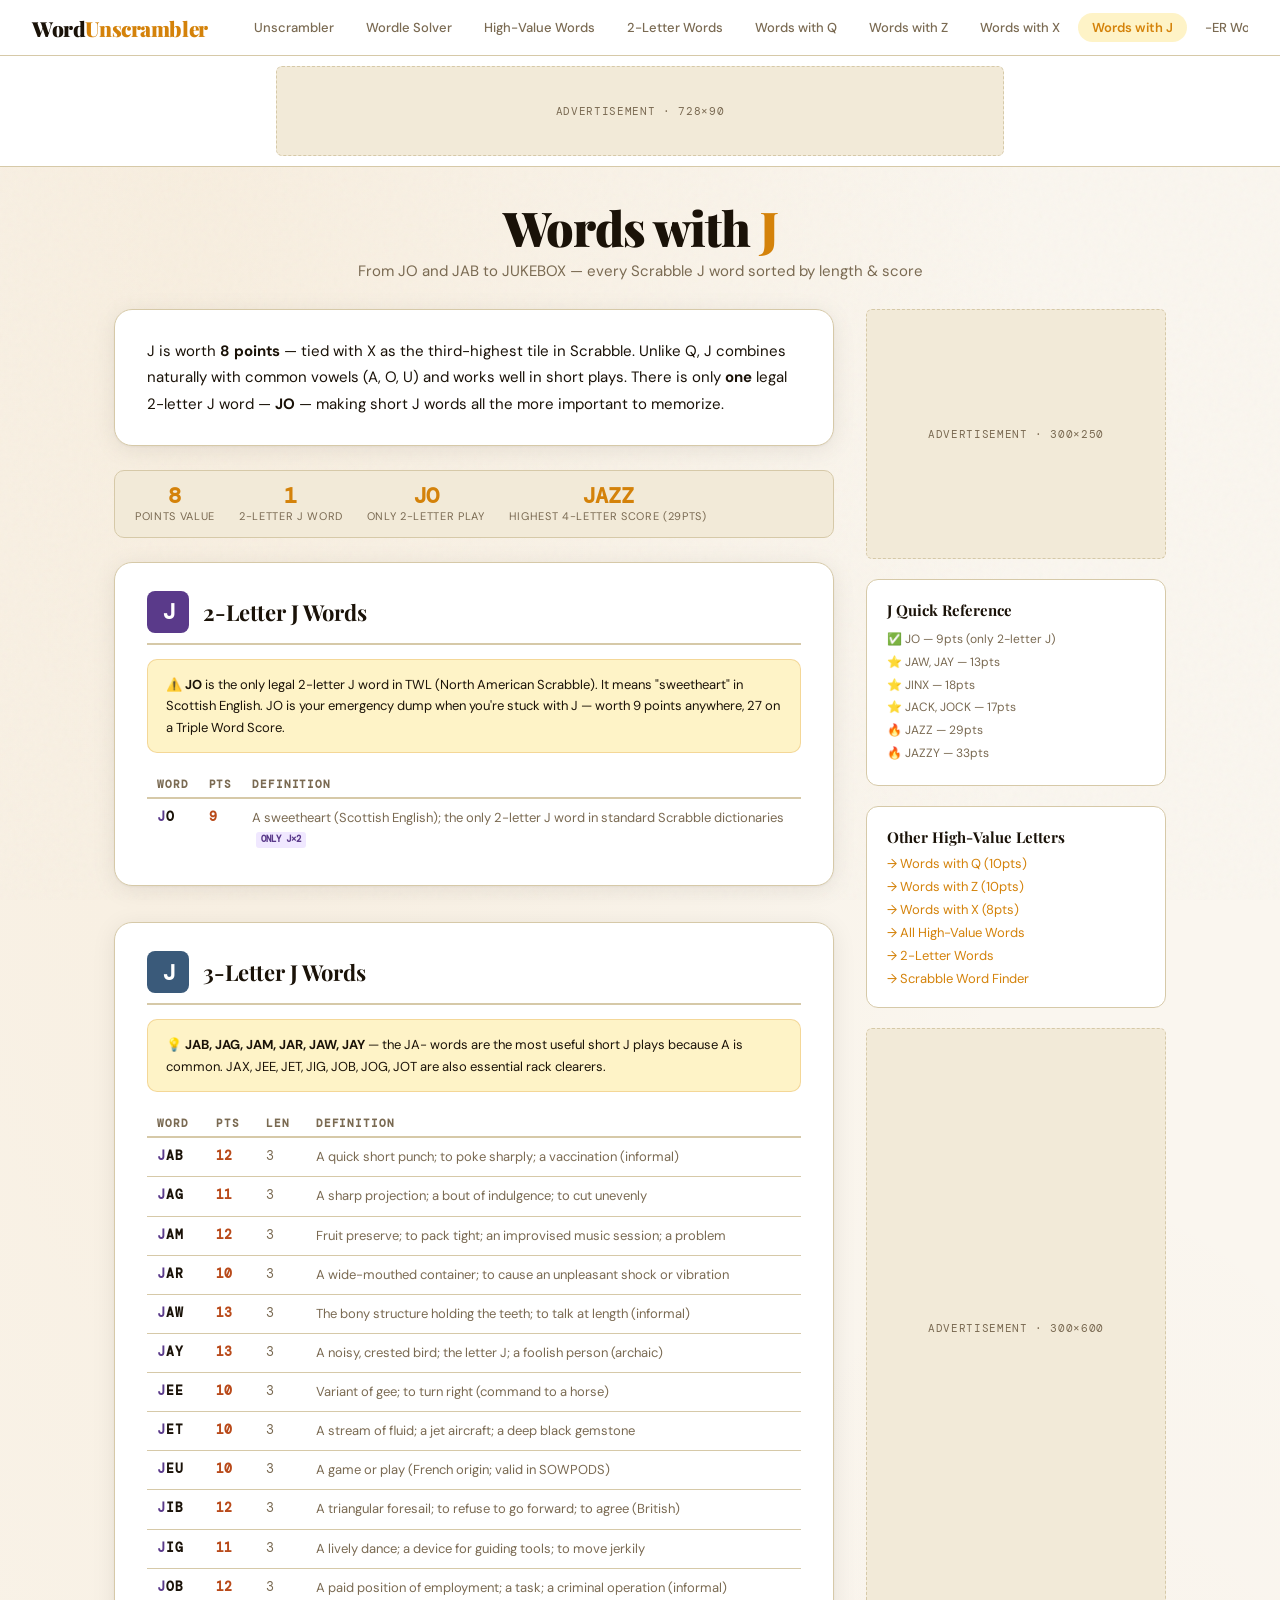
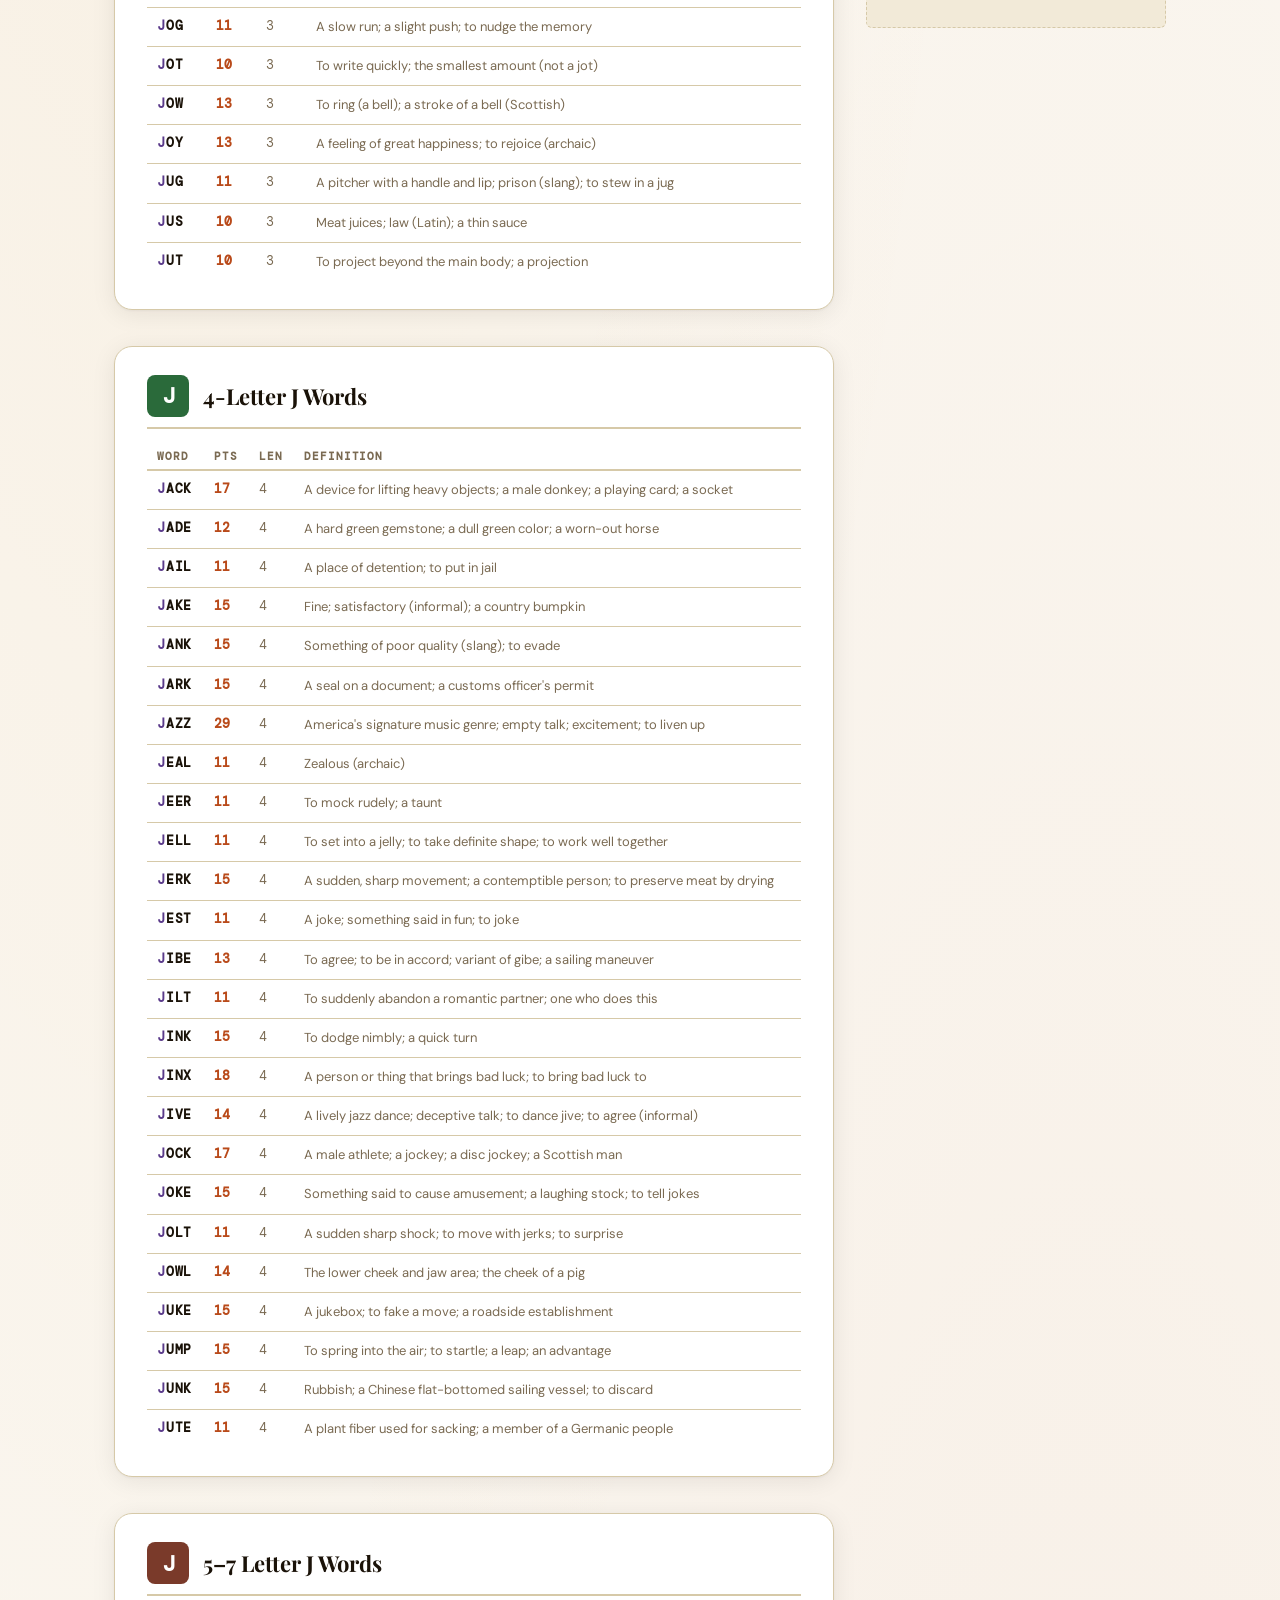
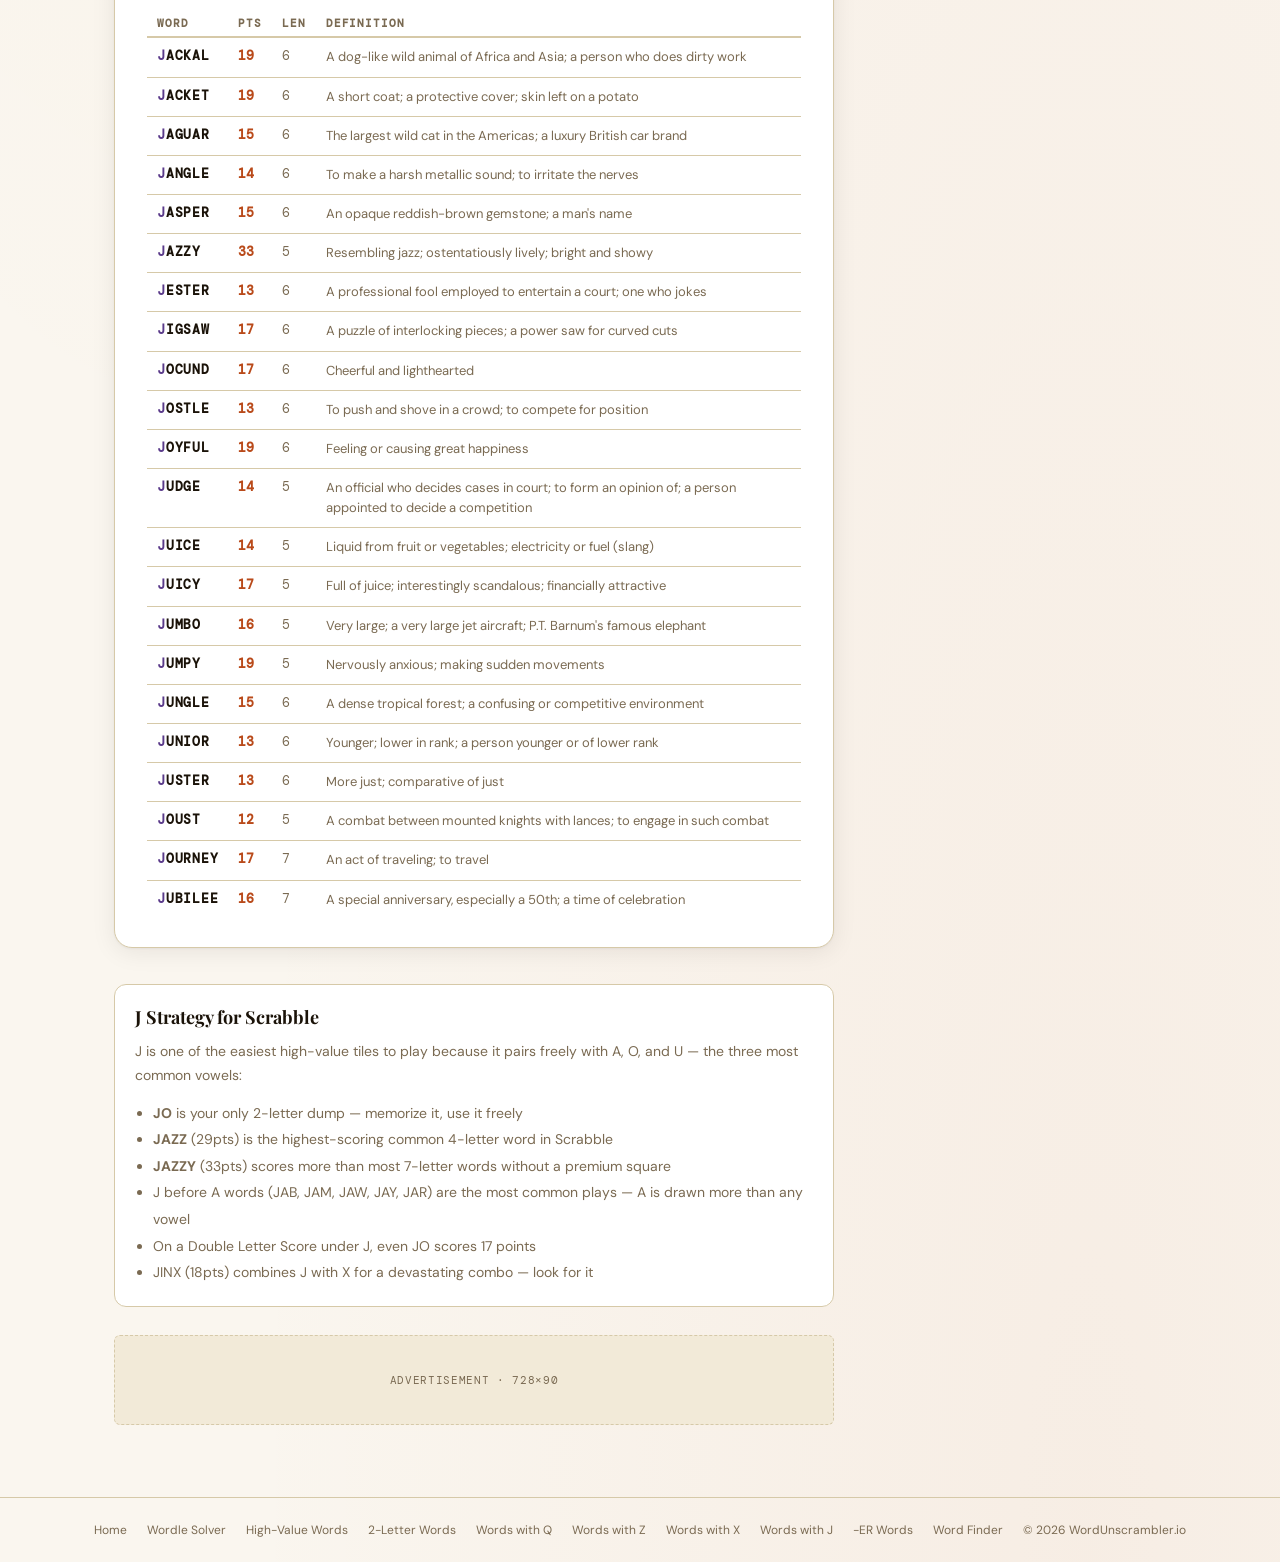
<file: pages/words-with-j.html>
<!DOCTYPE html>
<html lang="en">
<head>
<meta charset="UTF-8">
<meta name="viewport" content="width=device-width, initial-scale=1.0">
<title>Words with J — Complete Scrabble J Word List | WordUnscrambler</title>
<meta name="description" content="Every valid Scrabble word containing J, from JO and JAB to JUKEBOX. Sorted by length and point value. Master the 8-point J tile and dominate your games.">
<meta name="keywords" content="scrabble words with j, j words scrabble, words containing j, j words list, scrabble j tile, words with the letter j">
<link rel="canonical" href="https://wordunscrambler.us.com/pages/words-with-j.html">
<link rel="stylesheet" href="../css/shared.css">
<style>
.j-section { margin-bottom: 36px; }
.j-head {
  display: flex; align-items: center; gap: 14px;
  font-family: 'Playfair Display', serif; font-size: 22px; font-weight: 700;
  margin-bottom: 14px; padding-bottom: 10px; border-bottom: 2px solid var(--border);
}
.j-badge {
  width: 42px; height: 42px; border-radius: 8px; flex-shrink: 0;
  display: flex; align-items: center; justify-content: center;
  font-family: 'DM Mono', monospace; font-size: 22px; font-weight: 700; color: white;
}
.wt { width: 100%; border-collapse: collapse; }
.wt th { text-align: left; font-size: 11px; font-family: 'DM Mono', monospace; letter-spacing: .08em; text-transform: uppercase; color: var(--muted); padding: 6px 10px; border-bottom: 2px solid var(--border); }
.wt td { padding: 9px 10px; border-bottom: 1px solid var(--border); font-size: 13px; vertical-align: top; }
.wt tr:last-child td { border-bottom: none; }
.wt tr:hover td { background: var(--amber-pale); }
.wc { font-family: 'DM Mono', monospace; font-weight: 700; font-size: 14px; letter-spacing: .06em; text-transform: uppercase; }
.wc .jl { color: #5a3a8a; }
.pc { font-family: 'DM Mono', monospace; font-size: 12px; font-weight: 700; color: var(--rust); white-space: nowrap; }
.dc { color: var(--muted); font-size: 12px; line-height: 1.55; }
.lc { font-family: 'DM Mono', monospace; font-size: 11px; color: var(--muted); }
.tip-box { background: var(--amber-pale); border: 1.5px solid rgba(212,130,10,.25); border-radius: 10px; padding: 14px 18px; font-size: 13px; line-height: 1.65; margin-bottom: 18px; }
.only-j { display: inline-block; background: #f0e8ff; color: #5a3a8a; border-radius: 3px; font-size: 9px; font-family: 'DM Mono', monospace; padding: 1px 5px; margin-left: 4px; font-weight: 600; }
.stats-band { background: var(--cream); border: 1px solid var(--border); border-radius: 10px; padding: 14px 20px; display: flex; gap: 24px; flex-wrap: wrap; margin-bottom: 24px; }
.sb-stat { text-align: center; }
.sb-n { font-family: 'DM Mono', monospace; font-size: 22px; font-weight: 700; color: var(--amber); line-height: 1; }
.sb-l { font-size: 11px; color: var(--muted); text-transform: uppercase; letter-spacing: .06em; margin-top: 2px; }
</style>
</head>
<body>

<nav class="site-nav">
  <a class="nav-logo" href="../index.html">Word<span>Unscrambler</span></a>
  <div class="nav-links">
    <a class="nav-link" href="../index.html">Unscrambler</a>
    <a class="nav-link" href="../wordle.html">Wordle Solver</a>
    <a class="nav-link" href="high-value-words.html">High-Value Words</a>
    <a class="nav-link" href="two-letter-words.html">2-Letter Words</a>
    <a class="nav-link" href="words-with-q.html">Words with Q</a>
    <a class="nav-link" href="words-with-z.html">Words with Z</a>
    <a class="nav-link" href="words-with-x.html">Words with X</a>
    <a class="nav-link active" href="words-with-j.html">Words with J</a>
    <a class="nav-link" href="words-ending-in-er.html">-ER Words</a>
    <a class="nav-link" href="scrabble-word-finder.html">Word Finder</a>
  </div>
</nav>

<div style="padding:10px 24px;background:var(--white);border-bottom:1px solid var(--border);position:relative;z-index:1;">
  <div class="ad-unit ad-728x90">Advertisement · 728×90</div>
</div>

<div class="page-header">
  <h1 class="page-title">Words with <em>J</em></h1>
  <p class="page-subtitle">From JO and JAB to JUKEBOX — every Scrabble J word sorted by length &amp; score</p>
</div>

<div class="page-wrap">
  <div class="main-col">

    <div class="card" style="margin-bottom:24px;">
      <p style="font-size:15px;line-height:1.75;">J is worth <strong>8 points</strong> — tied with X as the third-highest tile in Scrabble. Unlike Q, J combines naturally with common vowels (A, O, U) and works well in short plays. There is only <strong>one</strong> legal 2-letter J word — <strong>JO</strong> — making short J words all the more important to memorize.</p>
    </div>

    <div class="stats-band">
      <div class="sb-stat"><div class="sb-n">8</div><div class="sb-l">Points value</div></div>
      <div class="sb-stat"><div class="sb-n">1</div><div class="sb-l">2-letter J word</div></div>
      <div class="sb-stat"><div class="sb-n">JO</div><div class="sb-l">Only 2-letter play</div></div>
      <div class="sb-stat"><div class="sb-n">JAZZ</div><div class="sb-l">Highest 4-letter score (29pts)</div></div>
    </div>

    <!-- 2-letter -->
    <div class="j-section card">
      <div class="j-head"><div class="j-badge" style="background:#5a3a8a;">J</div>2-Letter J Words</div>
      <div class="tip-box">⚠️ <strong>JO</strong> is the only legal 2-letter J word in TWL (North American Scrabble). It means "sweetheart" in Scottish English. JO is your emergency dump when you're stuck with J — worth 9 points anywhere, 27 on a Triple Word Score.</div>
      <table class="wt">
        <thead><tr><th>Word</th><th>Pts</th><th>Definition</th></tr></thead>
        <tbody>
          <tr><td class="wc"><span class="jl">J</span>O</td><td class="pc">9</td><td class="dc">A sweetheart (Scottish English); the only 2-letter J word in standard Scrabble dictionaries <span class="only-j">ONLY J×2</span></td></tr>
        </tbody>
      </table>
    </div>

    <!-- 3-letter -->
    <div class="j-section card">
      <div class="j-head"><div class="j-badge" style="background:#3a5a7a;">J</div>3-Letter J Words</div>
      <div class="tip-box">💡 <strong>JAB, JAG, JAM, JAR, JAW, JAY</strong> — the JA- words are the most useful short J plays because A is common. JAX, JEE, JET, JIG, JOB, JOG, JOT are also essential rack clearers.</div>
      <table class="wt">
        <thead><tr><th>Word</th><th>Pts</th><th>Len</th><th>Definition</th></tr></thead>
        <tbody>
          <tr><td class="wc"><span class="jl">J</span>AB</td><td class="pc">12</td><td class="lc">3</td><td class="dc">A quick short punch; to poke sharply; a vaccination (informal)</td></tr>
          <tr><td class="wc"><span class="jl">J</span>AG</td><td class="pc">11</td><td class="lc">3</td><td class="dc">A sharp projection; a bout of indulgence; to cut unevenly</td></tr>
          <tr><td class="wc"><span class="jl">J</span>AM</td><td class="pc">12</td><td class="lc">3</td><td class="dc">Fruit preserve; to pack tight; an improvised music session; a problem</td></tr>
          <tr><td class="wc"><span class="jl">J</span>AR</td><td class="pc">10</td><td class="lc">3</td><td class="dc">A wide-mouthed container; to cause an unpleasant shock or vibration</td></tr>
          <tr><td class="wc"><span class="jl">J</span>AW</td><td class="pc">13</td><td class="lc">3</td><td class="dc">The bony structure holding the teeth; to talk at length (informal)</td></tr>
          <tr><td class="wc"><span class="jl">J</span>AY</td><td class="pc">13</td><td class="lc">3</td><td class="dc">A noisy, crested bird; the letter J; a foolish person (archaic)</td></tr>
          <tr><td class="wc"><span class="jl">J</span>EE</td><td class="pc">10</td><td class="lc">3</td><td class="dc">Variant of gee; to turn right (command to a horse)</td></tr>
          <tr><td class="wc"><span class="jl">J</span>ET</td><td class="pc">10</td><td class="lc">3</td><td class="dc">A stream of fluid; a jet aircraft; a deep black gemstone</td></tr>
          <tr><td class="wc"><span class="jl">J</span>EU</td><td class="pc">10</td><td class="lc">3</td><td class="dc">A game or play (French origin; valid in SOWPODS)</td></tr>
          <tr><td class="wc"><span class="jl">J</span>IB</td><td class="pc">12</td><td class="lc">3</td><td class="dc">A triangular foresail; to refuse to go forward; to agree (British)</td></tr>
          <tr><td class="wc"><span class="jl">J</span>IG</td><td class="pc">11</td><td class="lc">3</td><td class="dc">A lively dance; a device for guiding tools; to move jerkily</td></tr>
          <tr><td class="wc"><span class="jl">J</span>OB</td><td class="pc">12</td><td class="lc">3</td><td class="dc">A paid position of employment; a task; a criminal operation (informal)</td></tr>
          <tr><td class="wc"><span class="jl">J</span>OG</td><td class="pc">11</td><td class="lc">3</td><td class="dc">A slow run; a slight push; to nudge the memory</td></tr>
          <tr><td class="wc"><span class="jl">J</span>OT</td><td class="pc">10</td><td class="lc">3</td><td class="dc">To write quickly; the smallest amount (not a jot)</td></tr>
          <tr><td class="wc"><span class="jl">J</span>OW</td><td class="pc">13</td><td class="lc">3</td><td class="dc">To ring (a bell); a stroke of a bell (Scottish)</td></tr>
          <tr><td class="wc"><span class="jl">J</span>OY</td><td class="pc">13</td><td class="lc">3</td><td class="dc">A feeling of great happiness; to rejoice (archaic)</td></tr>
          <tr><td class="wc"><span class="jl">J</span>UG</td><td class="pc">11</td><td class="lc">3</td><td class="dc">A pitcher with a handle and lip; prison (slang); to stew in a jug</td></tr>
          <tr><td class="wc"><span class="jl">J</span>US</td><td class="pc">10</td><td class="lc">3</td><td class="dc">Meat juices; law (Latin); a thin sauce</td></tr>
          <tr><td class="wc"><span class="jl">J</span>UT</td><td class="pc">10</td><td class="lc">3</td><td class="dc">To project beyond the main body; a projection</td></tr>
        </tbody>
      </table>
    </div>

    <!-- 4-letter -->
    <div class="j-section card">
      <div class="j-head"><div class="j-badge" style="background:#2a6a3a;">J</div>4-Letter J Words</div>
      <table class="wt">
        <thead><tr><th>Word</th><th>Pts</th><th>Len</th><th>Definition</th></tr></thead>
        <tbody>
          <tr><td class="wc"><span class="jl">J</span>ACK</td><td class="pc">17</td><td class="lc">4</td><td class="dc">A device for lifting heavy objects; a male donkey; a playing card; a socket</td></tr>
          <tr><td class="wc"><span class="jl">J</span>ADE</td><td class="pc">12</td><td class="lc">4</td><td class="dc">A hard green gemstone; a dull green color; a worn-out horse</td></tr>
          <tr><td class="wc"><span class="jl">J</span>AIL</td><td class="pc">11</td><td class="lc">4</td><td class="dc">A place of detention; to put in jail</td></tr>
          <tr><td class="wc"><span class="jl">J</span>AKE</td><td class="pc">15</td><td class="lc">4</td><td class="dc">Fine; satisfactory (informal); a country bumpkin</td></tr>
          <tr><td class="wc"><span class="jl">J</span>ANK</td><td class="pc">15</td><td class="lc">4</td><td class="dc">Something of poor quality (slang); to evade</td></tr>
          <tr><td class="wc"><span class="jl">J</span>ARK</td><td class="pc">15</td><td class="lc">4</td><td class="dc">A seal on a document; a customs officer's permit</td></tr>
          <tr><td class="wc"><span class="jl">J</span>AZZ</td><td class="pc">29</td><td class="lc">4</td><td class="dc">America's signature music genre; empty talk; excitement; to liven up</td></tr>
          <tr><td class="wc"><span class="jl">J</span>EAL</td><td class="pc">11</td><td class="lc">4</td><td class="dc">Zealous (archaic)</td></tr>
          <tr><td class="wc"><span class="jl">J</span>EER</td><td class="pc">11</td><td class="lc">4</td><td class="dc">To mock rudely; a taunt</td></tr>
          <tr><td class="wc"><span class="jl">J</span>ELL</td><td class="pc">11</td><td class="lc">4</td><td class="dc">To set into a jelly; to take definite shape; to work well together</td></tr>
          <tr><td class="wc"><span class="jl">J</span>ERK</td><td class="pc">15</td><td class="lc">4</td><td class="dc">A sudden, sharp movement; a contemptible person; to preserve meat by drying</td></tr>
          <tr><td class="wc"><span class="jl">J</span>EST</td><td class="pc">11</td><td class="lc">4</td><td class="dc">A joke; something said in fun; to joke</td></tr>
          <tr><td class="wc"><span class="jl">J</span>IBE</td><td class="pc">13</td><td class="lc">4</td><td class="dc">To agree; to be in accord; variant of gibe; a sailing maneuver</td></tr>
          <tr><td class="wc"><span class="jl">J</span>ILT</td><td class="pc">11</td><td class="lc">4</td><td class="dc">To suddenly abandon a romantic partner; one who does this</td></tr>
          <tr><td class="wc"><span class="jl">J</span>INK</td><td class="pc">15</td><td class="lc">4</td><td class="dc">To dodge nimbly; a quick turn</td></tr>
          <tr><td class="wc"><span class="jl">J</span>INX</td><td class="pc">18</td><td class="lc">4</td><td class="dc">A person or thing that brings bad luck; to bring bad luck to</td></tr>
          <tr><td class="wc"><span class="jl">J</span>IVE</td><td class="pc">14</td><td class="lc">4</td><td class="dc">A lively jazz dance; deceptive talk; to dance jive; to agree (informal)</td></tr>
          <tr><td class="wc"><span class="jl">J</span>OCK</td><td class="pc">17</td><td class="lc">4</td><td class="dc">A male athlete; a jockey; a disc jockey; a Scottish man</td></tr>
          <tr><td class="wc"><span class="jl">J</span>OKE</td><td class="pc">15</td><td class="lc">4</td><td class="dc">Something said to cause amusement; a laughing stock; to tell jokes</td></tr>
          <tr><td class="wc"><span class="jl">J</span>OLT</td><td class="pc">11</td><td class="lc">4</td><td class="dc">A sudden sharp shock; to move with jerks; to surprise</td></tr>
          <tr><td class="wc"><span class="jl">J</span>OWL</td><td class="pc">14</td><td class="lc">4</td><td class="dc">The lower cheek and jaw area; the cheek of a pig</td></tr>
          <tr><td class="wc"><span class="jl">J</span>UKE</td><td class="pc">15</td><td class="lc">4</td><td class="dc">A jukebox; to fake a move; a roadside establishment</td></tr>
          <tr><td class="wc"><span class="jl">J</span>UMP</td><td class="pc">15</td><td class="lc">4</td><td class="dc">To spring into the air; to startle; a leap; an advantage</td></tr>
          <tr><td class="wc"><span class="jl">J</span>UNK</td><td class="pc">15</td><td class="lc">4</td><td class="dc">Rubbish; a Chinese flat-bottomed sailing vessel; to discard</td></tr>
          <tr><td class="wc"><span class="jl">J</span>UTE</td><td class="pc">11</td><td class="lc">4</td><td class="dc">A plant fiber used for sacking; a member of a Germanic people</td></tr>
        </tbody>
      </table>
    </div>

    <!-- 5-letter -->
    <div class="j-section card">
      <div class="j-head"><div class="j-badge" style="background:#7a3a2a;">J</div>5–7 Letter J Words</div>
      <table class="wt">
        <thead><tr><th>Word</th><th>Pts</th><th>Len</th><th>Definition</th></tr></thead>
        <tbody>
          <tr><td class="wc"><span class="jl">J</span>ACKAL</td><td class="pc">19</td><td class="lc">6</td><td class="dc">A dog-like wild animal of Africa and Asia; a person who does dirty work</td></tr>
          <tr><td class="wc"><span class="jl">J</span>ACKET</td><td class="pc">19</td><td class="lc">6</td><td class="dc">A short coat; a protective cover; skin left on a potato</td></tr>
          <tr><td class="wc"><span class="jl">J</span>AGUAR</td><td class="pc">15</td><td class="lc">6</td><td class="dc">The largest wild cat in the Americas; a luxury British car brand</td></tr>
          <tr><td class="wc"><span class="jl">J</span>ANGLE</td><td class="pc">14</td><td class="lc">6</td><td class="dc">To make a harsh metallic sound; to irritate the nerves</td></tr>
          <tr><td class="wc"><span class="jl">J</span>ASPER</td><td class="pc">15</td><td class="lc">6</td><td class="dc">An opaque reddish-brown gemstone; a man's name</td></tr>
          <tr><td class="wc"><span class="jl">J</span>AZZY</td><td class="pc">33</td><td class="lc">5</td><td class="dc">Resembling jazz; ostentatiously lively; bright and showy</td></tr>
          <tr><td class="wc"><span class="jl">J</span>ESTER</td><td class="pc">13</td><td class="lc">6</td><td class="dc">A professional fool employed to entertain a court; one who jokes</td></tr>
          <tr><td class="wc"><span class="jl">J</span>IGSAW</td><td class="pc">17</td><td class="lc">6</td><td class="dc">A puzzle of interlocking pieces; a power saw for curved cuts</td></tr>
          <tr><td class="wc"><span class="jl">J</span>OCUND</td><td class="pc">17</td><td class="lc">6</td><td class="dc">Cheerful and lighthearted</td></tr>
          <tr><td class="wc"><span class="jl">J</span>OSTLE</td><td class="pc">13</td><td class="lc">6</td><td class="dc">To push and shove in a crowd; to compete for position</td></tr>
          <tr><td class="wc"><span class="jl">J</span>OYFUL</td><td class="pc">19</td><td class="lc">6</td><td class="dc">Feeling or causing great happiness</td></tr>
          <tr><td class="wc"><span class="jl">J</span>UDGE</td><td class="pc">14</td><td class="lc">5</td><td class="dc">An official who decides cases in court; to form an opinion of; a person appointed to decide a competition</td></tr>
          <tr><td class="wc"><span class="jl">J</span>UICE</td><td class="pc">14</td><td class="lc">5</td><td class="dc">Liquid from fruit or vegetables; electricity or fuel (slang)</td></tr>
          <tr><td class="wc"><span class="jl">J</span>UICY</td><td class="pc">17</td><td class="lc">5</td><td class="dc">Full of juice; interestingly scandalous; financially attractive</td></tr>
          <tr><td class="wc"><span class="jl">J</span>UMBO</td><td class="pc">16</td><td class="lc">5</td><td class="dc">Very large; a very large jet aircraft; P.T. Barnum's famous elephant</td></tr>
          <tr><td class="wc"><span class="jl">J</span>UMPY</td><td class="pc">19</td><td class="lc">5</td><td class="dc">Nervously anxious; making sudden movements</td></tr>
          <tr><td class="wc"><span class="jl">J</span>UNGLE</td><td class="pc">15</td><td class="lc">6</td><td class="dc">A dense tropical forest; a confusing or competitive environment</td></tr>
          <tr><td class="wc"><span class="jl">J</span>UNIOR</td><td class="pc">13</td><td class="lc">6</td><td class="dc">Younger; lower in rank; a person younger or of lower rank</td></tr>
          <tr><td class="wc"><span class="jl">J</span>USTER</td><td class="pc">13</td><td class="lc">6</td><td class="dc">More just; comparative of just</td></tr>
          <tr><td class="wc"><span class="jl">J</span>OUST</td><td class="pc">12</td><td class="lc">5</td><td class="dc">A combat between mounted knights with lances; to engage in such combat</td></tr>
          <tr><td class="wc"><span class="jl">J</span>OURNEY</td><td class="pc">17</td><td class="lc">7</td><td class="dc">An act of traveling; to travel</td></tr>
          <tr><td class="wc"><span class="jl">J</span>UBILEE</td><td class="pc">16</td><td class="lc">7</td><td class="dc">A special anniversary, especially a 50th; a time of celebration</td></tr>
        </tbody>
      </table>
    </div>

    <div class="card-sm">
      <h2 style="font-family:'Playfair Display',serif;font-size:18px;margin-bottom:10px;">J Strategy for Scrabble</h2>
      <p style="font-size:14px;color:var(--muted);line-height:1.75;margin-bottom:12px;">J is one of the easiest high-value tiles to play because it pairs freely with A, O, and U — the three most common vowels:</p>
      <ul style="font-size:14px;color:var(--muted);line-height:1.9;padding-left:18px;">
        <li><strong>JO</strong> is your only 2-letter dump — memorize it, use it freely</li>
        <li><strong>JAZZ</strong> (29pts) is the highest-scoring common 4-letter word in Scrabble</li>
        <li><strong>JAZZY</strong> (33pts) scores more than most 7-letter words without a premium square</li>
        <li>J before A words (JAB, JAM, JAW, JAY, JAR) are the most common plays — A is drawn more than any vowel</li>
        <li>On a Double Letter Score under J, even JO scores 17 points</li>
        <li>JINX (18pts) combines J with X for a devastating combo — look for it</li>
      </ul>
    </div>

    <div style="margin-top:28px;text-align:center;">
      <div class="ad-unit ad-728x90">Advertisement · 728×90</div>
    </div>
  </div>

  <aside class="sidebar">
    <div class="ad-unit ad-300x250">Advertisement · 300×250</div>

    <div class="card-sm">
      <h3 style="font-family:'Playfair Display',serif;font-size:15px;margin-bottom:8px;">J Quick Reference</h3>
      <div style="font-size:12px;color:var(--muted);line-height:1.9;">
        <div>✅ JO — 9pts (only 2-letter J)</div>
        <div>⭐ JAW, JAY — 13pts</div>
        <div>⭐ JINX — 18pts</div>
        <div>⭐ JACK, JOCK — 17pts</div>
        <div>🔥 JAZZ — 29pts</div>
        <div>🔥 JAZZY — 33pts</div>
      </div>
    </div>

    <div class="card-sm">
      <h3 style="font-family:'Playfair Display',serif;font-size:15px;margin-bottom:8px;">Other High-Value Letters</h3>
      <div style="display:flex;flex-direction:column;gap:6px;font-size:13px;">
        <a href="words-with-q.html" style="color:var(--amber);text-decoration:none;">→ Words with Q (10pts)</a>
        <a href="words-with-z.html" style="color:var(--amber);text-decoration:none;">→ Words with Z (10pts)</a>
        <a href="words-with-x.html" style="color:var(--amber);text-decoration:none;">→ Words with X (8pts)</a>
        <a href="high-value-words.html" style="color:var(--amber);text-decoration:none;">→ All High-Value Words</a>
        <a href="two-letter-words.html" style="color:var(--amber);text-decoration:none;">→ 2-Letter Words</a>
        <a href="scrabble-word-finder.html" style="color:var(--amber);text-decoration:none;">→ Scrabble Word Finder</a>
      </div>
    </div>

    <div class="ad-unit ad-300x600">Advertisement · 300×600</div>
  </aside>
</div>

<footer class="site-footer">
  <a href="../index.html">Home</a>
  <a href="../wordle.html">Wordle Solver</a>
  <a href="high-value-words.html">High-Value Words</a>
  <a href="two-letter-words.html">2-Letter Words</a>
  <a href="words-with-q.html">Words with Q</a>
  <a href="words-with-z.html">Words with Z</a>
  <a href="words-with-x.html">Words with X</a>
  <a href="words-with-j.html">Words with J</a>
  <a href="words-ending-in-er.html">-ER Words</a>
  <a href="scrabble-word-finder.html">Word Finder</a>
  <span>© 2026 WordUnscrambler.io</span>
</footer>
</body>
</html>
</file>
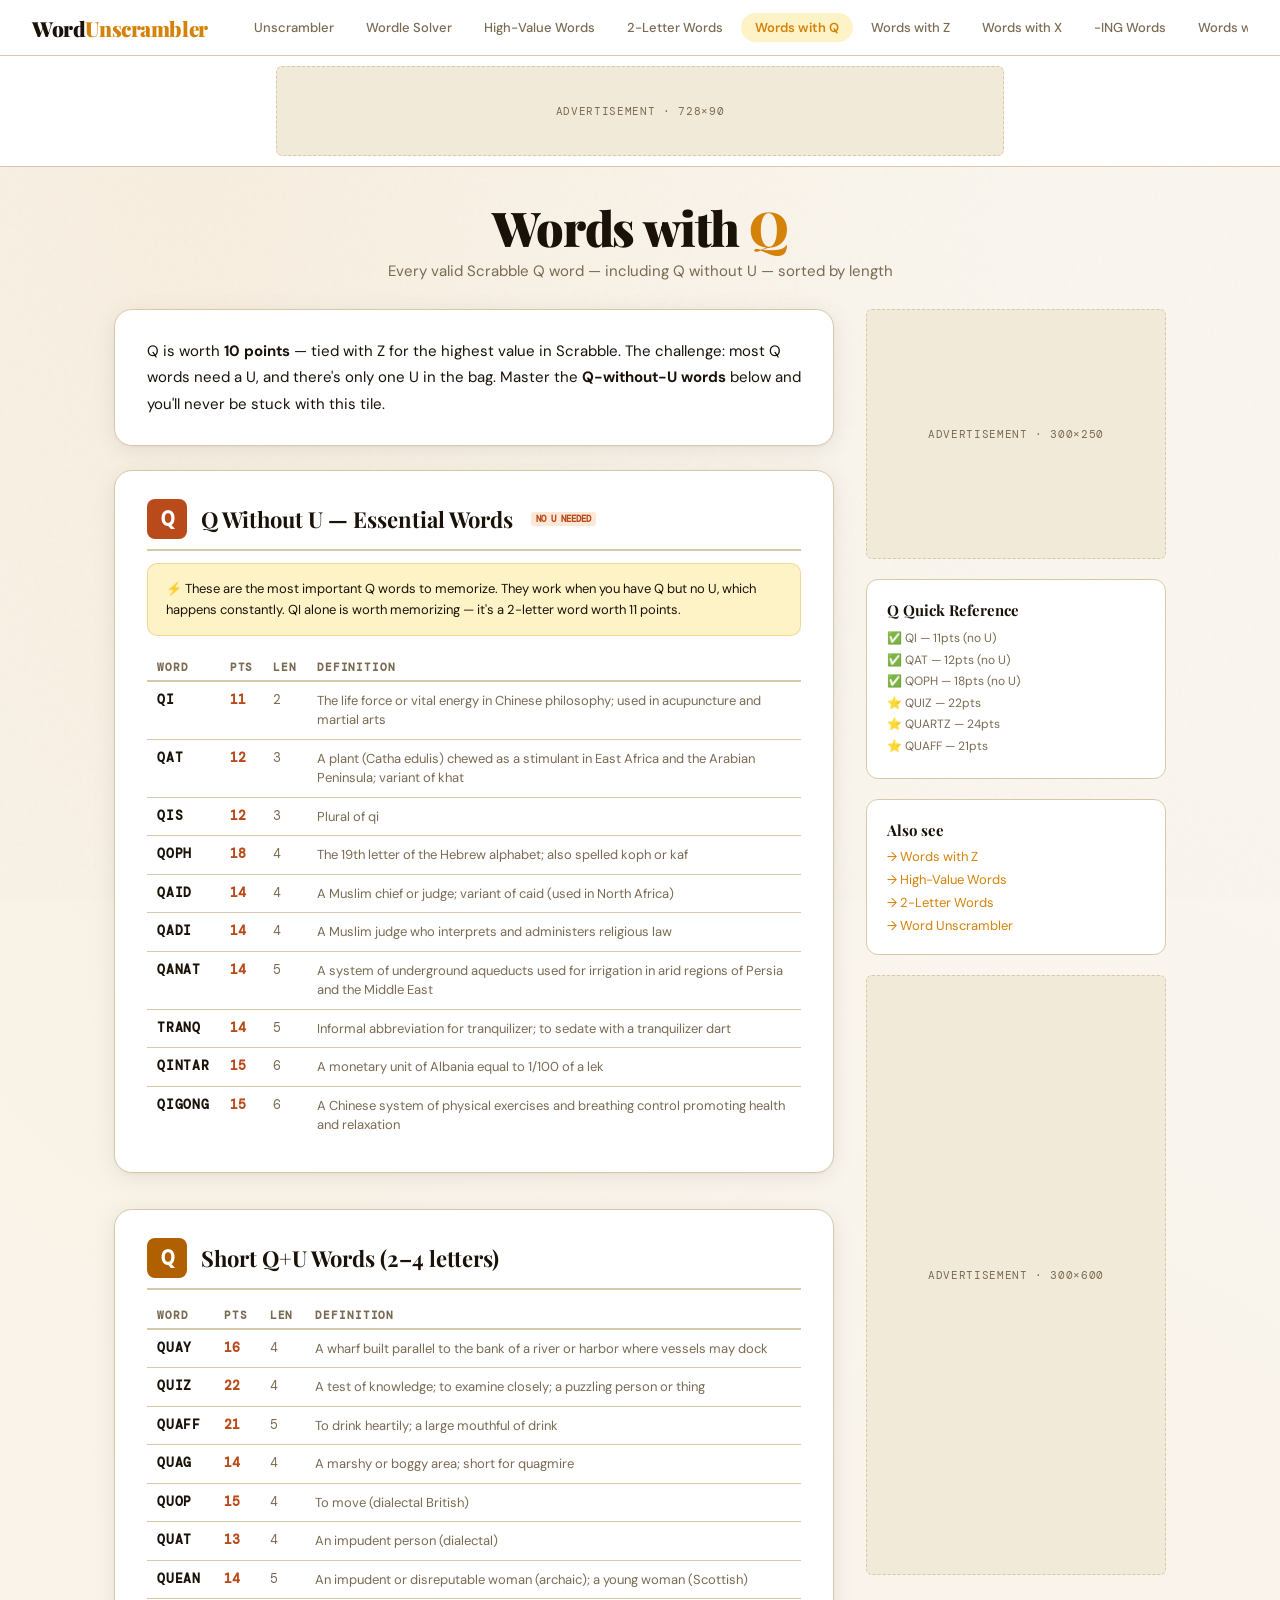
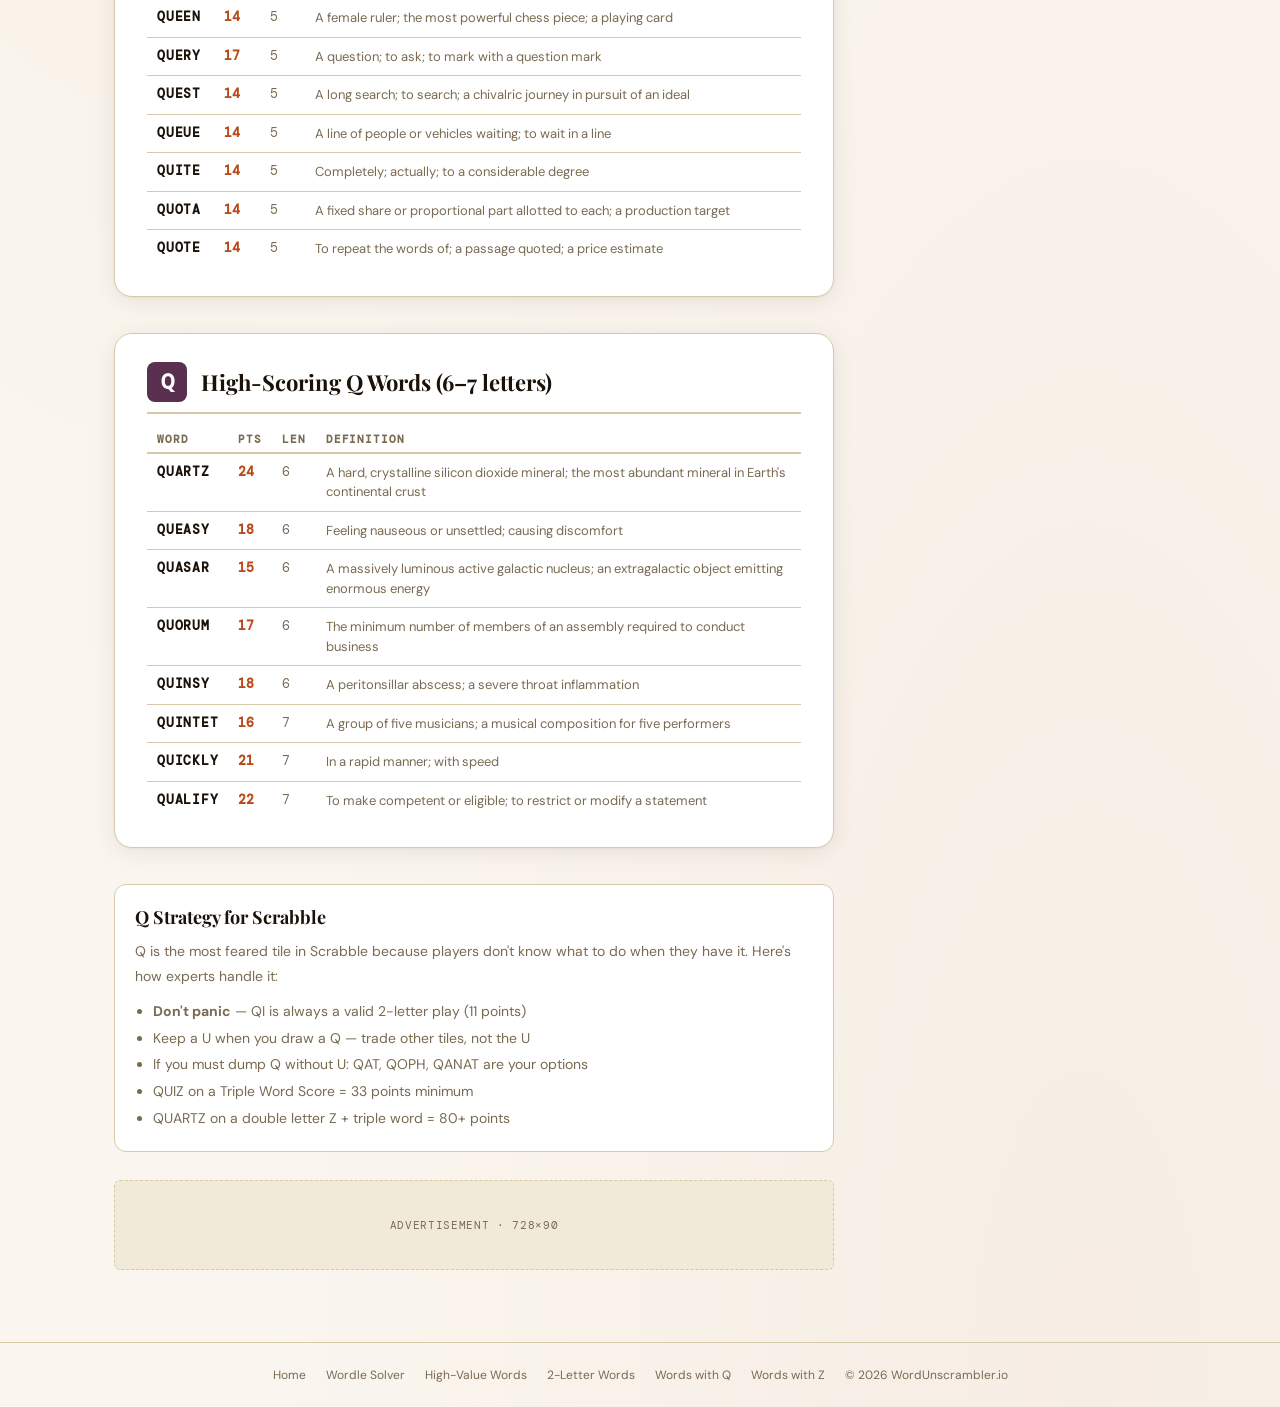
<file: pages/words-with-q.html>
<!DOCTYPE html>
<html lang="en">
<head>
<meta charset="UTF-8">
<meta name="viewport" content="width=device-width, initial-scale=1.0">
<title>Words with Q — Complete Scrabble Q Word List | WordUnscrambler</title>
<meta name="description" content="Every valid Scrabble word containing the letter Q — including Q without U words. Sorted by length and point value. Master the hardest letter in Scrabble.">
<meta name="keywords" content="scrabble words with q, q words scrabble, q without u words, q scrabble, words containing q">
<link rel="canonical" href="https://wordunscrambler.us.com/pages/words-with-q.html">
<link rel="stylesheet" href="../css/shared.css">
<style>
  .qz-section { margin-bottom: 36px; }
  .qz-header {
    display: flex; align-items: center; gap: 14px;
    font-family: 'Playfair Display', serif; font-size: 22px; font-weight: 700;
    margin-bottom: 12px; padding-bottom: 10px; border-bottom: 2px solid var(--border);
  }
  .qz-badge {
    width: 40px; height: 40px; border-radius: 8px;
    display: flex; align-items: center; justify-content: center;
    font-family: 'DM Mono', monospace; font-size: 22px; font-weight: 700;
    color: white;
  }
  .word-table { width:100%; border-collapse:collapse; }
  .word-table th { text-align:left; font-size:11px; font-family:'DM Mono',monospace; letter-spacing:.08em; text-transform:uppercase; color:var(--muted); padding:6px 10px; border-bottom:2px solid var(--border); }
  .word-table td { padding:9px 10px; border-bottom:1px solid var(--border); font-size:13px; vertical-align:top; }
  .word-table tr:last-child td { border-bottom:none; }
  .word-table tr:hover td { background:var(--amber-pale); }
  .wc { font-family:'DM Mono',monospace; font-weight:700; font-size:14px; letter-spacing:.06em; text-transform:uppercase; }
  .pc { font-family:'DM Mono',monospace; font-size:12px; font-weight:700; color:var(--rust); white-space:nowrap; }
  .dc { color:var(--muted); font-size:12px; line-height:1.5; }
  .lc { font-family:'DM Mono',monospace; font-size:11px; color:var(--muted); }
  .no-u { display:inline-block; background:#fde8d8; color:var(--rust); border-radius:3px; font-size:9px; font-family:'DM Mono',monospace; padding:1px 5px; margin-left:4px; font-weight:600; }
  .tip-box { background:var(--amber-pale); border:1.5px solid rgba(212,130,10,.25); border-radius:10px; padding:14px 18px; font-size:13px; line-height:1.65; margin-bottom:18px; }
</style>
</head>
<body>

<nav class="site-nav">
  <a class="nav-logo" href="../index.html">Word<span>Unscrambler</span></a>
  <div class="nav-links">
    <a class="nav-link" href="../index.html">Unscrambler</a>
    <a class="nav-link" href="../wordle.html">Wordle Solver</a>
    <a class="nav-link" href="high-value-words.html">High-Value Words</a>
    <a class="nav-link" href="two-letter-words.html">2-Letter Words</a>
    <a class="nav-link active" href="words-with-q.html">Words with Q</a>
    <a class="nav-link" href="words-with-z.html">Words with Z</a>
    <a class="nav-link" href="words-with-x.html">Words with X</a>
    <a class="nav-link" href="words-ending-in-ing.html">-ING Words</a>
      <a class="nav-link" href="words-with-j.html">Words with J</a>
      <a class="nav-link" href="words-ending-in-er.html">-ER Words</a>
      <a class="nav-link" href="scrabble-word-finder.html">Word Finder</a>
  </div>
</nav>

<div style="padding:10px 24px; background:var(--white); border-bottom:1px solid var(--border); position:relative; z-index:1;">
  <div class="ad-unit ad-728x90">Advertisement · 728×90</div>
</div>

<div class="page-header">
  <h1 class="page-title">Words with <em>Q</em></h1>
  <p class="page-subtitle">Every valid Scrabble Q word — including Q without U — sorted by length</p>
</div>

<div class="page-wrap">
  <div class="main-col">

    <div class="card" style="margin-bottom:24px;">
      <p style="font-size:15px; line-height:1.75;">Q is worth <strong>10 points</strong> — tied with Z for the highest value in Scrabble. The challenge: most Q words need a U, and there's only one U in the bag. Master the <strong>Q-without-U words</strong> below and you'll never be stuck with this tile.</p>
    </div>

    <!-- Q without U -->
    <div class="qz-section card">
      <div class="qz-header"><div class="qz-badge" style="background:var(--rust);">Q</div>Q Without U — Essential Words <span class="no-u">NO U NEEDED</span></div>
      <div class="tip-box">⚡ These are the most important Q words to memorize. They work when you have Q but no U, which happens constantly. QI alone is worth memorizing — it's a 2-letter word worth 11 points.</div>
      <table class="word-table">
        <thead><tr><th>Word</th><th>Pts</th><th>Len</th><th>Definition</th></tr></thead>
        <tbody>
          <tr><td class="wc">QI</td><td class="pc">11</td><td class="lc">2</td><td class="dc">The life force or vital energy in Chinese philosophy; used in acupuncture and martial arts</td></tr>
          <tr><td class="wc">QAT</td><td class="pc">12</td><td class="lc">3</td><td class="dc">A plant (Catha edulis) chewed as a stimulant in East Africa and the Arabian Peninsula; variant of khat</td></tr>
          <tr><td class="wc">QIS</td><td class="pc">12</td><td class="lc">3</td><td class="dc">Plural of qi</td></tr>
          <tr><td class="wc">QOPH</td><td class="pc">18</td><td class="lc">4</td><td class="dc">The 19th letter of the Hebrew alphabet; also spelled koph or kaf</td></tr>
          <tr><td class="wc">QAID</td><td class="pc">14</td><td class="lc">4</td><td class="dc">A Muslim chief or judge; variant of caid (used in North Africa)</td></tr>
          <tr><td class="wc">QADI</td><td class="pc">14</td><td class="lc">4</td><td class="dc">A Muslim judge who interprets and administers religious law</td></tr>
          <tr><td class="wc">QANAT</td><td class="pc">14</td><td class="lc">5</td><td class="dc">A system of underground aqueducts used for irrigation in arid regions of Persia and the Middle East</td></tr>
          <tr><td class="wc">TRANQ</td><td class="pc">14</td><td class="lc">5</td><td class="dc">Informal abbreviation for tranquilizer; to sedate with a tranquilizer dart</td></tr>
          <tr><td class="wc">QINTAR</td><td class="pc">15</td><td class="lc">6</td><td class="dc">A monetary unit of Albania equal to 1/100 of a lek</td></tr>
          <tr><td class="wc">QIGONG</td><td class="pc">15</td><td class="lc">6</td><td class="dc">A Chinese system of physical exercises and breathing control promoting health and relaxation</td></tr>
        </tbody>
      </table>
    </div>

    <!-- Q with U: 2-3 letters -->
    <div class="qz-section card">
      <div class="qz-header"><div class="qz-badge" style="background:#b06000;">Q</div>Short Q+U Words (2–4 letters)</div>
      <table class="word-table">
        <thead><tr><th>Word</th><th>Pts</th><th>Len</th><th>Definition</th></tr></thead>
        <tbody>
          <tr><td class="wc">QUAY</td><td class="pc">16</td><td class="lc">4</td><td class="dc">A wharf built parallel to the bank of a river or harbor where vessels may dock</td></tr>
          <tr><td class="wc">QUIZ</td><td class="pc">22</td><td class="lc">4</td><td class="dc">A test of knowledge; to examine closely; a puzzling person or thing</td></tr>
          <tr><td class="wc">QUAFF</td><td class="pc">21</td><td class="lc">5</td><td class="dc">To drink heartily; a large mouthful of drink</td></tr>
          <tr><td class="wc">QUAG</td><td class="pc">14</td><td class="lc">4</td><td class="dc">A marshy or boggy area; short for quagmire</td></tr>
          <tr><td class="wc">QUOP</td><td class="pc">15</td><td class="lc">4</td><td class="dc">To move (dialectal British)</td></tr>
          <tr><td class="wc">QUAT</td><td class="pc">13</td><td class="lc">4</td><td class="dc">An impudent person (dialectal)</td></tr>
          <tr><td class="wc">QUEAN</td><td class="pc">14</td><td class="lc">5</td><td class="dc">An impudent or disreputable woman (archaic); a young woman (Scottish)</td></tr>
          <tr><td class="wc">QUEEN</td><td class="pc">14</td><td class="lc">5</td><td class="dc">A female ruler; the most powerful chess piece; a playing card</td></tr>
          <tr><td class="wc">QUERY</td><td class="pc">17</td><td class="lc">5</td><td class="dc">A question; to ask; to mark with a question mark</td></tr>
          <tr><td class="wc">QUEST</td><td class="pc">14</td><td class="lc">5</td><td class="dc">A long search; to search; a chivalric journey in pursuit of an ideal</td></tr>
          <tr><td class="wc">QUEUE</td><td class="pc">14</td><td class="lc">5</td><td class="dc">A line of people or vehicles waiting; to wait in a line</td></tr>
          <tr><td class="wc">QUITE</td><td class="pc">14</td><td class="lc">5</td><td class="dc">Completely; actually; to a considerable degree</td></tr>
          <tr><td class="wc">QUOTA</td><td class="pc">14</td><td class="lc">5</td><td class="dc">A fixed share or proportional part allotted to each; a production target</td></tr>
          <tr><td class="wc">QUOTE</td><td class="pc">14</td><td class="lc">5</td><td class="dc">To repeat the words of; a passage quoted; a price estimate</td></tr>
        </tbody>
      </table>
    </div>

    <!-- High-value Q plays -->
    <div class="qz-section card">
      <div class="qz-header"><div class="qz-badge" style="background:#5a3050;">Q</div>High-Scoring Q Words (6–7 letters)</div>
      <table class="word-table">
        <thead><tr><th>Word</th><th>Pts</th><th>Len</th><th>Definition</th></tr></thead>
        <tbody>
          <tr><td class="wc">QUARTZ</td><td class="pc">24</td><td class="lc">6</td><td class="dc">A hard, crystalline silicon dioxide mineral; the most abundant mineral in Earth's continental crust</td></tr>
          <tr><td class="wc">QUEASY</td><td class="pc">18</td><td class="lc">6</td><td class="dc">Feeling nauseous or unsettled; causing discomfort</td></tr>
          <tr><td class="wc">QUASAR</td><td class="pc">15</td><td class="lc">6</td><td class="dc">A massively luminous active galactic nucleus; an extragalactic object emitting enormous energy</td></tr>
          <tr><td class="wc">QUORUM</td><td class="pc">17</td><td class="lc">6</td><td class="dc">The minimum number of members of an assembly required to conduct business</td></tr>
          <tr><td class="wc">QUINSY</td><td class="pc">18</td><td class="lc">6</td><td class="dc">A peritonsillar abscess; a severe throat inflammation</td></tr>
          <tr><td class="wc">QUINTET</td><td class="pc">16</td><td class="lc">7</td><td class="dc">A group of five musicians; a musical composition for five performers</td></tr>
          <tr><td class="wc">QUICKLY</td><td class="pc">21</td><td class="lc">7</td><td class="dc">In a rapid manner; with speed</td></tr>
          <tr><td class="wc">QUALIFY</td><td class="pc">22</td><td class="lc">7</td><td class="dc">To make competent or eligible; to restrict or modify a statement</td></tr>
        </tbody>
      </table>
    </div>

    <div class="card-sm">
      <h2 style="font-family:'Playfair Display',serif; font-size:18px; margin-bottom:10px;">Q Strategy for Scrabble</h2>
      <p style="font-size:14px; color:var(--muted); line-height:1.75; margin-bottom:10px;">Q is the most feared tile in Scrabble because players don't know what to do when they have it. Here's how experts handle it:</p>
      <ul style="font-size:14px; color:var(--muted); line-height:1.9; padding-left:18px;">
        <li><strong>Don't panic</strong> — QI is always a valid 2-letter play (11 points)</li>
        <li>Keep a U when you draw a Q — trade other tiles, not the U</li>
        <li>If you must dump Q without U: QAT, QOPH, QANAT are your options</li>
        <li>QUIZ on a Triple Word Score = 33 points minimum</li>
        <li>QUARTZ on a double letter Z + triple word = 80+ points</li>
      </ul>
    </div>

    <div style="margin-top:28px; text-align:center;">
      <div class="ad-unit ad-728x90">Advertisement · 728×90</div>
    </div>
  </div>

  <aside class="sidebar">
    <div class="ad-unit ad-300x250">Advertisement · 300×250</div>

    <div class="card-sm">
      <h3 style="font-family:'Playfair Display',serif; font-size:15px; margin-bottom:8px;">Q Quick Reference</h3>
      <div style="font-size:12px; color:var(--muted); line-height:1.8;">
        <div>✅ QI — 11pts (no U)</div>
        <div>✅ QAT — 12pts (no U)</div>
        <div>✅ QOPH — 18pts (no U)</div>
        <div>⭐ QUIZ — 22pts</div>
        <div>⭐ QUARTZ — 24pts</div>
        <div>⭐ QUAFF — 21pts</div>
      </div>
    </div>

    <div class="card-sm">
      <h3 style="font-family:'Playfair Display',serif; font-size:15px; margin-bottom:8px;">Also see</h3>
      <div style="display:flex; flex-direction:column; gap:6px; font-size:13px;">
        <a href="words-with-z.html" style="color:var(--amber); text-decoration:none;">→ Words with Z</a>
        <a href="high-value-words.html" style="color:var(--amber); text-decoration:none;">→ High-Value Words</a>
        <a href="two-letter-words.html" style="color:var(--amber); text-decoration:none;">→ 2-Letter Words</a>
        <a href="../index.html" style="color:var(--amber); text-decoration:none;">→ Word Unscrambler</a>
      </div>
    </div>

    <div class="ad-unit ad-300x600">Advertisement · 300×600</div>
  </aside>
</div>

<footer class="site-footer">
  <a href="../index.html">Home</a>
  <a href="../wordle.html">Wordle Solver</a>
  <a href="high-value-words.html">High-Value Words</a>
  <a href="two-letter-words.html">2-Letter Words</a>
  <a href="words-with-q.html">Words with Q</a>
  <a href="words-with-z.html">Words with Z</a>
  <span>© 2026 WordUnscrambler.io</span>
</footer>
</body>
</html>
</file>
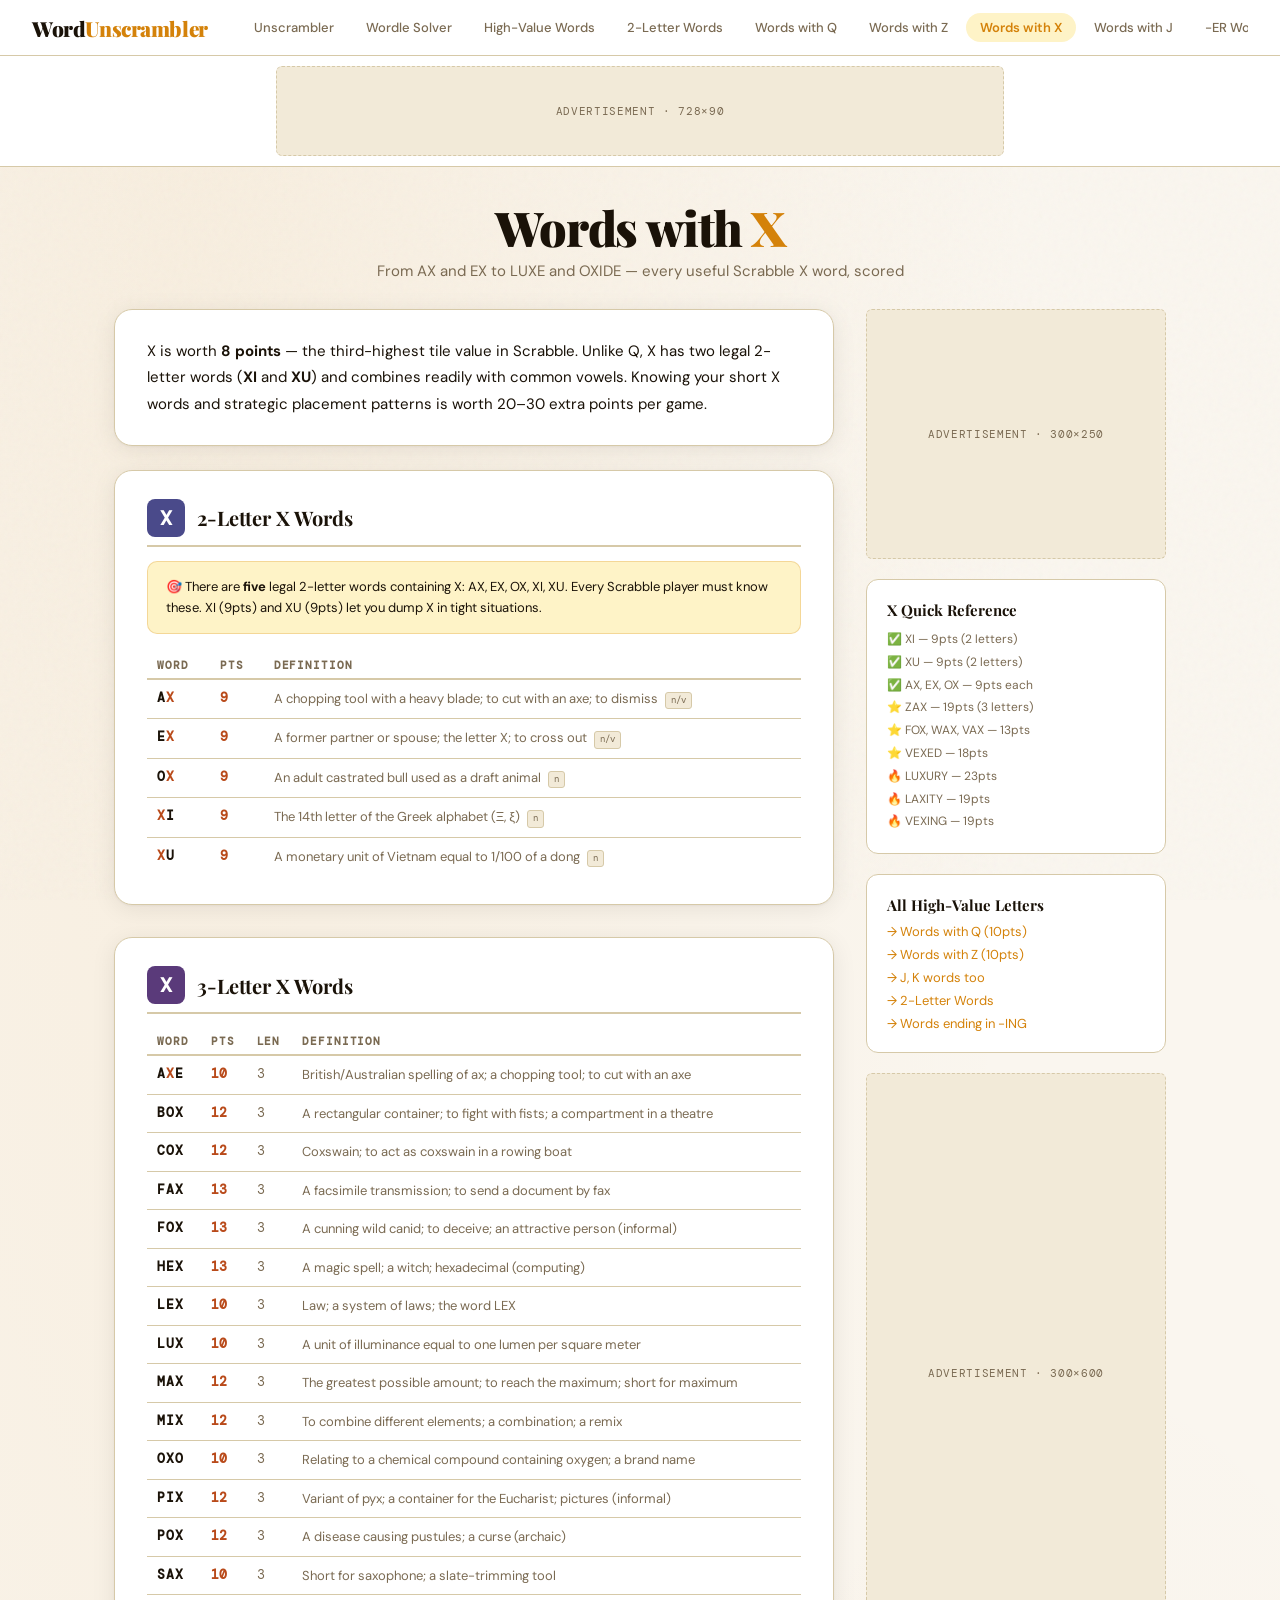
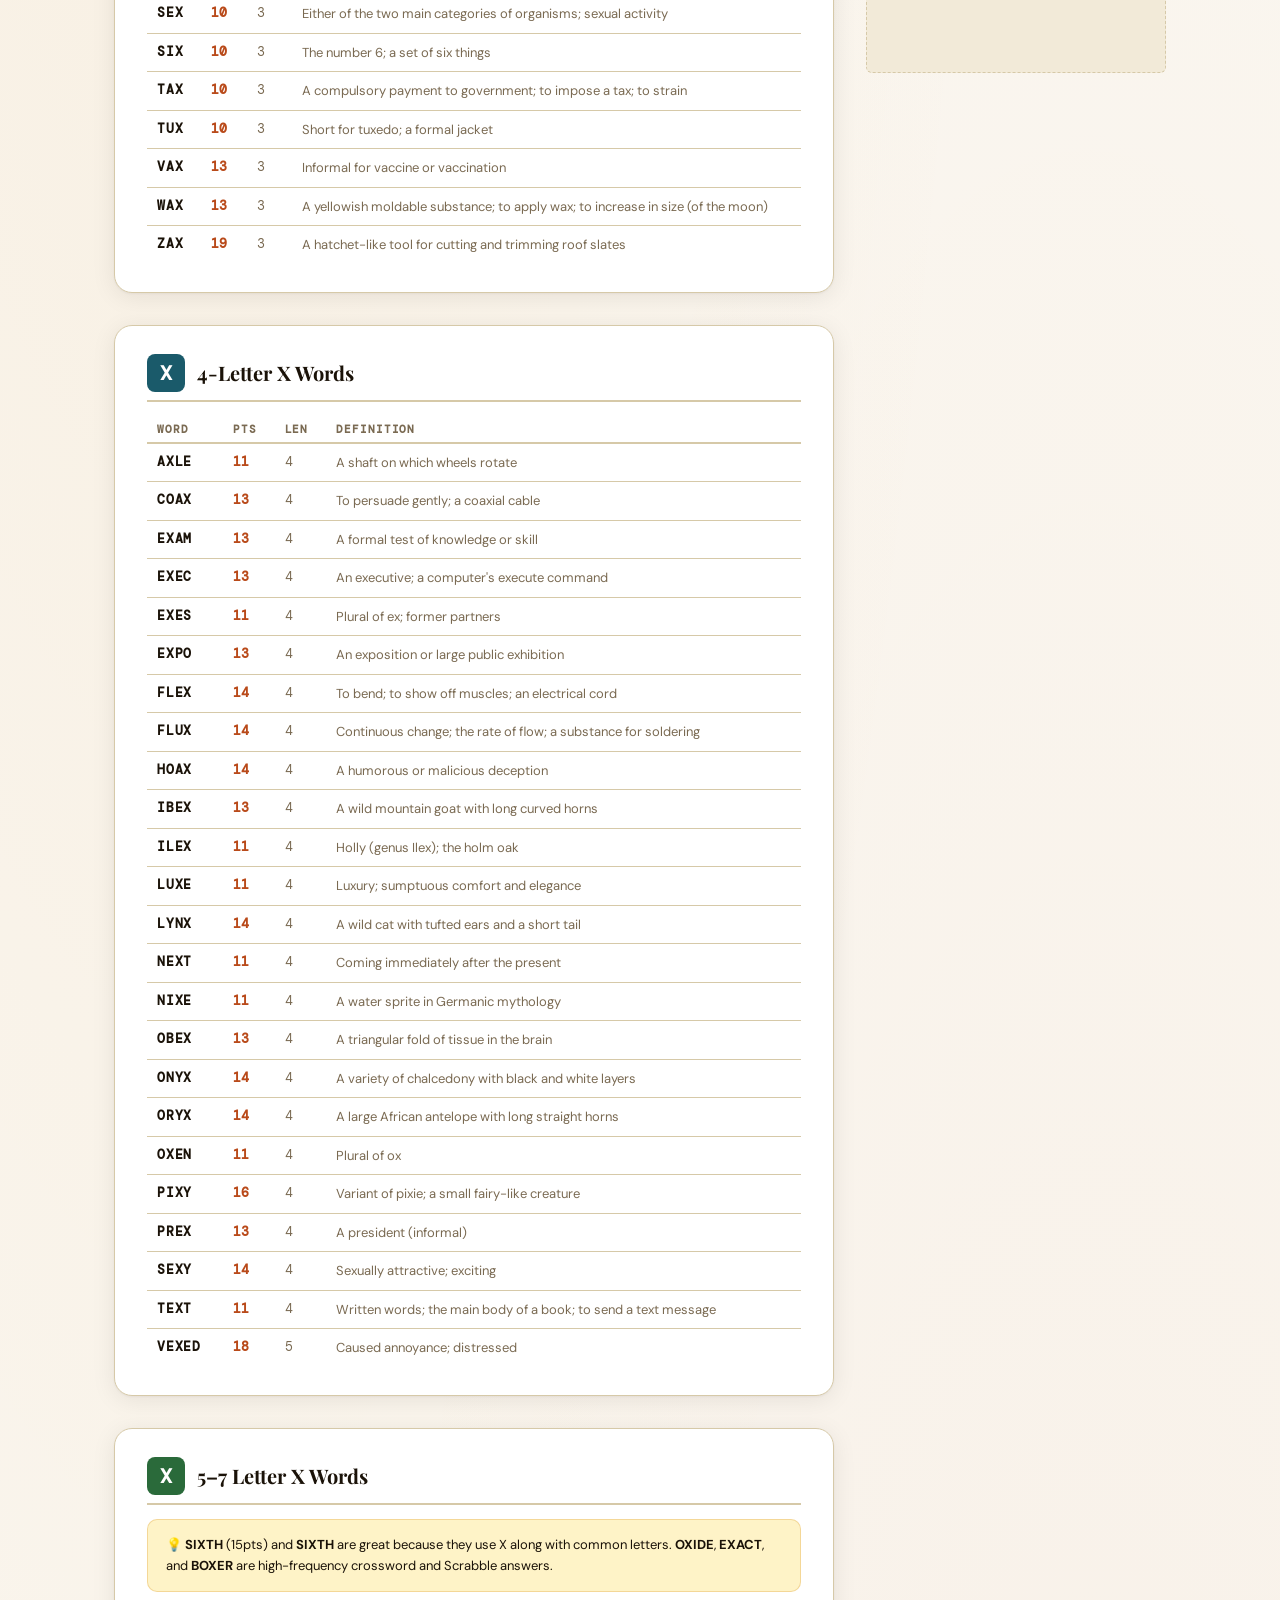
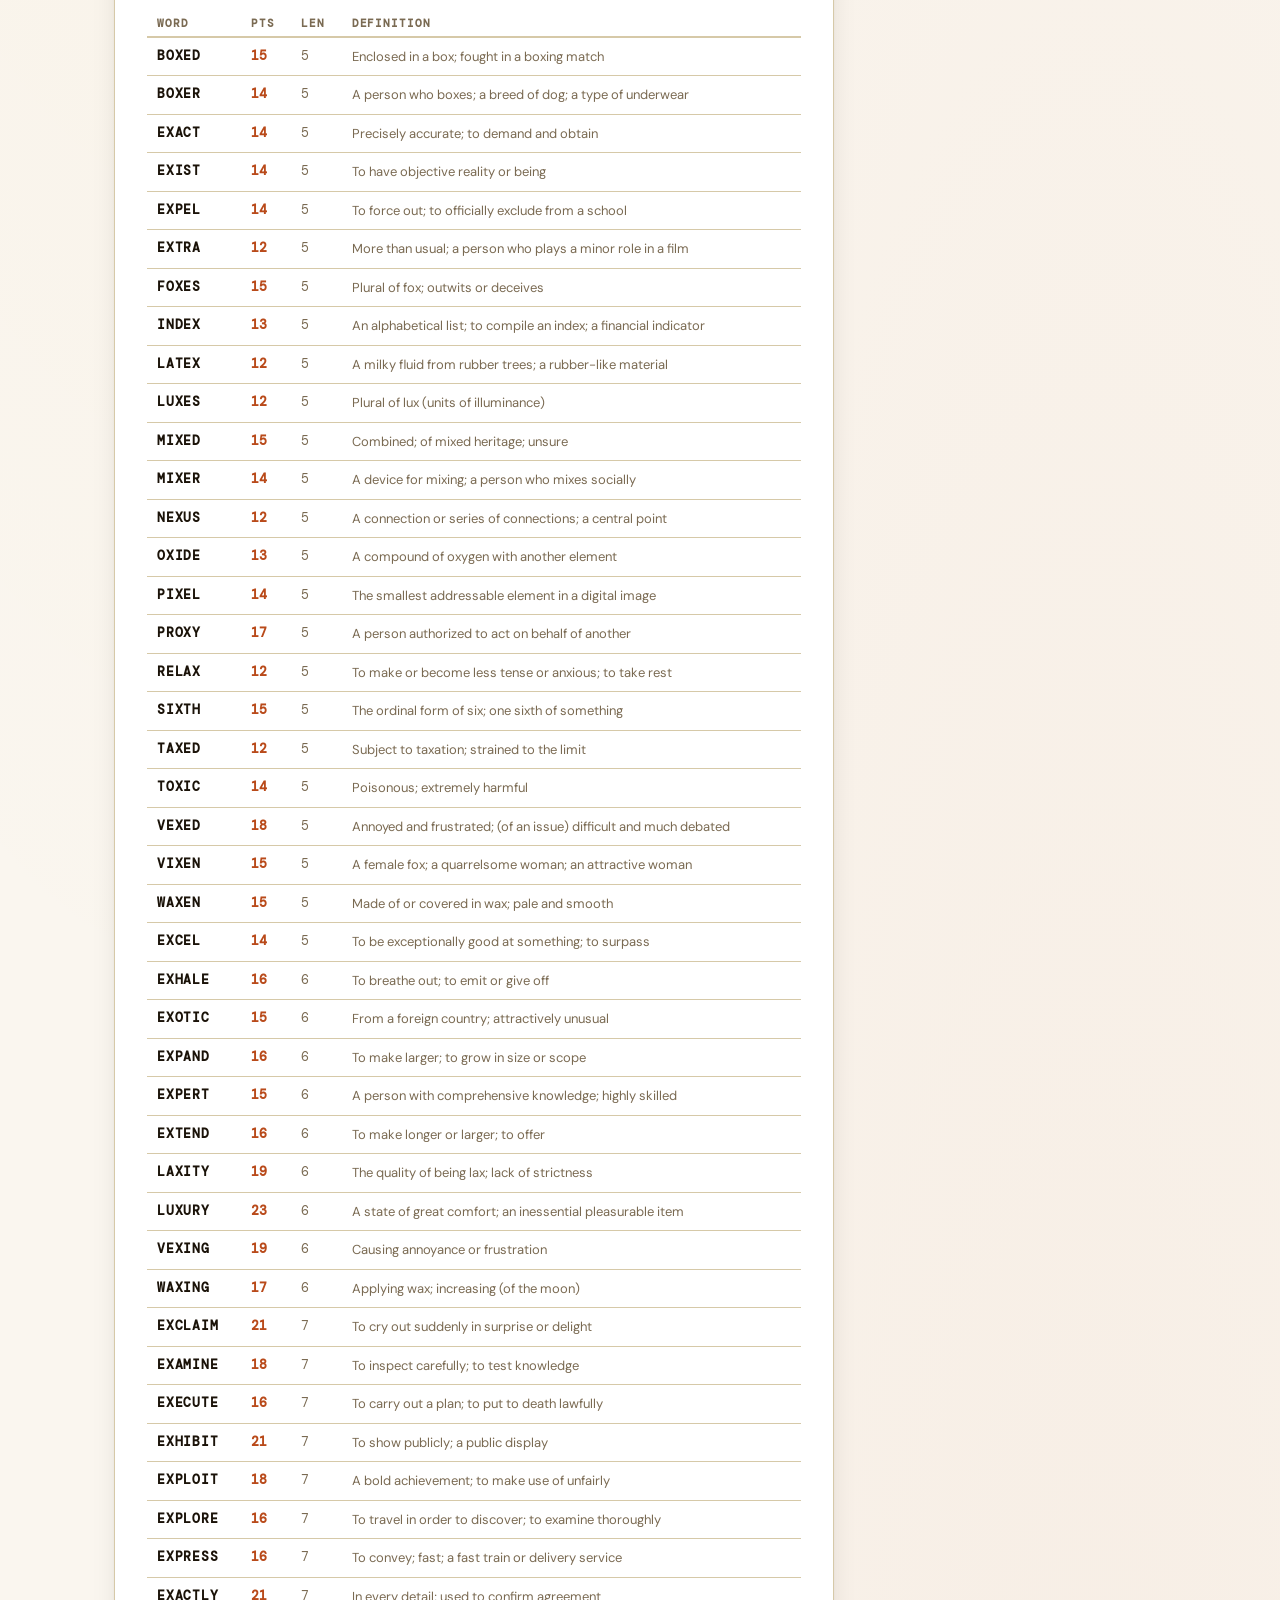
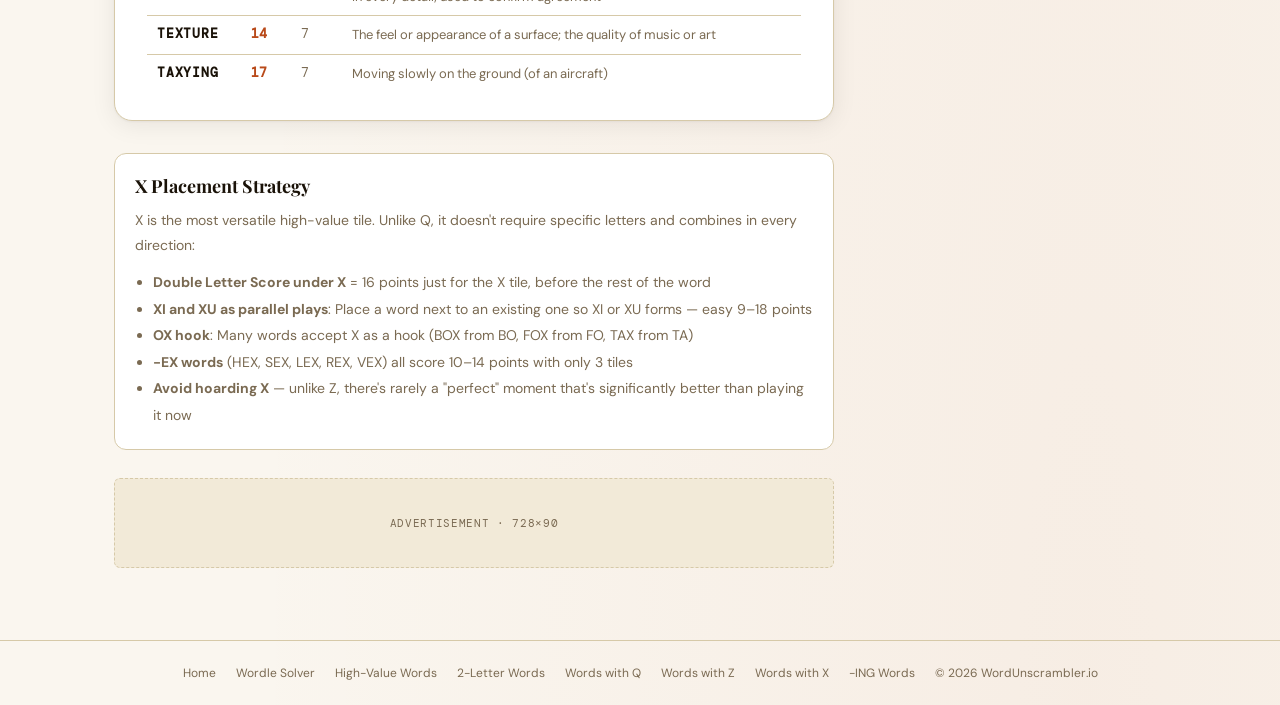
<file: pages/words-with-x.html>
<!DOCTYPE html>
<html lang="en">
<head>
<meta charset="UTF-8">
<meta name="viewport" content="width=device-width, initial-scale=1.0">
<title>Words with X — Scrabble X Word List | WordUnscrambler</title>
<meta name="description" content="Complete list of Scrabble words containing the letter X, from AX and EX to QUIXOTIC. Sorted by length and point value. Master the X tile.">
<meta name="keywords" content="scrabble words with x, x words scrabble, words containing x, x words list, words with the letter x">
<link rel="canonical" href="https://wordunscrambler.us.com/pages/words-with-x.html">
<link rel="stylesheet" href="../css/shared.css">
<style>
  .x-section{margin-bottom:32px;}
  .x-head{display:flex;align-items:center;gap:12px;font-family:'Playfair Display',serif;font-size:20px;font-weight:700;margin-bottom:14px;padding-bottom:8px;border-bottom:2px solid var(--border);}
  .x-badge{width:38px;height:38px;border-radius:8px;display:flex;align-items:center;justify-content:center;font-family:'DM Mono',monospace;font-size:20px;font-weight:700;color:white;flex-shrink:0;}
  .word-table{width:100%;border-collapse:collapse;}
  .word-table th{text-align:left;font-size:11px;font-family:'DM Mono',monospace;letter-spacing:.08em;text-transform:uppercase;color:var(--muted);padding:6px 10px;border-bottom:2px solid var(--border);}
  .word-table td{padding:9px 10px;border-bottom:1px solid var(--border);font-size:13px;vertical-align:top;}
  .word-table tr:last-child td{border-bottom:none;}
  .word-table tr:hover td{background:var(--amber-pale);}
  .wc{font-family:'DM Mono',monospace;font-weight:700;font-size:14px;letter-spacing:.06em;text-transform:uppercase;}
  .wc .xl{color:var(--rust);}
  .pc{font-family:'DM Mono',monospace;font-size:12px;font-weight:700;color:var(--rust);white-space:nowrap;}
  .dc{color:var(--muted);font-size:12px;line-height:1.5;}
  .lc{font-family:'DM Mono',monospace;font-size:11px;color:var(--muted);}
  .tip-box{background:var(--amber-pale);border:1.5px solid rgba(212,130,10,.25);border-radius:10px;padding:14px 18px;font-size:13px;line-height:1.65;margin-bottom:18px;}
  .pos-tag{display:inline-block;background:var(--cream);border:1px solid var(--border);border-radius:3px;font-size:9px;font-family:'DM Mono',monospace;padding:1px 5px;color:var(--muted);margin-left:4px;}
</style>
</head>
<body>

<nav class="site-nav">
  <a class="nav-logo" href="../index.html">Word<span>Unscrambler</span></a>
  <div class="nav-links">
    <a class="nav-link" href="../index.html">Unscrambler</a>
    <a class="nav-link" href="../wordle.html">Wordle Solver</a>
    <a class="nav-link" href="high-value-words.html">High-Value Words</a>
    <a class="nav-link" href="two-letter-words.html">2-Letter Words</a>
    <a class="nav-link" href="words-with-q.html">Words with Q</a>
    <a class="nav-link" href="words-with-z.html">Words with Z</a>
    <a class="nav-link active" href="words-with-x.html">Words with X</a>
      <a class="nav-link" href="words-with-j.html">Words with J</a>
      <a class="nav-link" href="words-ending-in-er.html">-ER Words</a>
      <a class="nav-link" href="scrabble-word-finder.html">Word Finder</a>
  </div>
</nav>

<div style="padding:10px 24px;background:var(--white);border-bottom:1px solid var(--border);position:relative;z-index:1;">
  <div class="ad-unit ad-728x90">Advertisement · 728×90</div>
</div>

<div class="page-header">
  <h1 class="page-title">Words with <em>X</em></h1>
  <p class="page-subtitle">From AX and EX to LUXE and OXIDE — every useful Scrabble X word, scored</p>
</div>

<div class="page-wrap">
  <div class="main-col">

    <div class="card" style="margin-bottom:24px;">
      <p style="font-size:15px;line-height:1.75;">X is worth <strong>8 points</strong> — the third-highest tile value in Scrabble. Unlike Q, X has two legal 2-letter words (<strong>XI</strong> and <strong>XU</strong>) and combines readily with common vowels. Knowing your short X words and strategic placement patterns is worth 20–30 extra points per game.</p>
    </div>

    <!-- 2-letter X -->
    <div class="x-section card">
      <div class="x-head"><div class="x-badge" style="background:#4a4a8a;">X</div>2-Letter X Words</div>
      <div class="tip-box">🎯 There are <strong>five</strong> legal 2-letter words containing X: AX, EX, OX, XI, XU. Every Scrabble player must know these. XI (9pts) and XU (9pts) let you dump X in tight situations.</div>
      <table class="word-table">
        <thead><tr><th>Word</th><th>Pts</th><th>Definition</th></tr></thead>
        <tbody>
          <tr><td class="wc">A<span class="xl">X</span></td><td class="pc">9</td><td class="dc">A chopping tool with a heavy blade; to cut with an axe; to dismiss <span class="pos-tag">n/v</span></td></tr>
          <tr><td class="wc">E<span class="xl">X</span></td><td class="pc">9</td><td class="dc">A former partner or spouse; the letter X; to cross out <span class="pos-tag">n/v</span></td></tr>
          <tr><td class="wc">O<span class="xl">X</span></td><td class="pc">9</td><td class="dc">An adult castrated bull used as a draft animal <span class="pos-tag">n</span></td></tr>
          <tr><td class="wc"><span class="xl">X</span>I</td><td class="pc">9</td><td class="dc">The 14th letter of the Greek alphabet (Ξ, ξ) <span class="pos-tag">n</span></td></tr>
          <tr><td class="wc"><span class="xl">X</span>U</td><td class="pc">9</td><td class="dc">A monetary unit of Vietnam equal to 1/100 of a dong <span class="pos-tag">n</span></td></tr>
        </tbody>
      </table>
    </div>

    <!-- 3-letter X -->
    <div class="x-section card">
      <div class="x-head"><div class="x-badge" style="background:#5a3a7a;">X</div>3-Letter X Words</div>
      <table class="word-table">
        <thead><tr><th>Word</th><th>Pts</th><th>Len</th><th>Definition</th></tr></thead>
        <tbody>
          <tr><td class="wc">A<span class="xl">X</span>E</td><td class="pc">10</td><td class="lc">3</td><td class="dc">British/Australian spelling of ax; a chopping tool; to cut with an axe</td></tr>
          <tr><td class="wc">BOX</td><td class="pc">12</td><td class="lc">3</td><td class="dc">A rectangular container; to fight with fists; a compartment in a theatre</td></tr>
          <tr><td class="wc">COX</td><td class="pc">12</td><td class="lc">3</td><td class="dc">Coxswain; to act as coxswain in a rowing boat</td></tr>
          <tr><td class="wc">FAX</td><td class="pc">13</td><td class="lc">3</td><td class="dc">A facsimile transmission; to send a document by fax</td></tr>
          <tr><td class="wc">FOX</td><td class="pc">13</td><td class="lc">3</td><td class="dc">A cunning wild canid; to deceive; an attractive person (informal)</td></tr>
          <tr><td class="wc">HEX</td><td class="pc">13</td><td class="lc">3</td><td class="dc">A magic spell; a witch; hexadecimal (computing)</td></tr>
          <tr><td class="wc">LEX</td><td class="pc">10</td><td class="lc">3</td><td class="dc">Law; a system of laws; the word LEX</td></tr>
          <tr><td class="wc">LUX</td><td class="pc">10</td><td class="lc">3</td><td class="dc">A unit of illuminance equal to one lumen per square meter</td></tr>
          <tr><td class="wc">MAX</td><td class="pc">12</td><td class="lc">3</td><td class="dc">The greatest possible amount; to reach the maximum; short for maximum</td></tr>
          <tr><td class="wc">MIX</td><td class="pc">12</td><td class="lc">3</td><td class="dc">To combine different elements; a combination; a remix</td></tr>
          <tr><td class="wc">OXO</td><td class="pc">10</td><td class="lc">3</td><td class="dc">Relating to a chemical compound containing oxygen; a brand name</td></tr>
          <tr><td class="wc">PIX</td><td class="pc">12</td><td class="lc">3</td><td class="dc">Variant of pyx; a container for the Eucharist; pictures (informal)</td></tr>
          <tr><td class="wc">POX</td><td class="pc">12</td><td class="lc">3</td><td class="dc">A disease causing pustules; a curse (archaic)</td></tr>
          <tr><td class="wc">SAX</td><td class="pc">10</td><td class="lc">3</td><td class="dc">Short for saxophone; a slate-trimming tool</td></tr>
          <tr><td class="wc">SEX</td><td class="pc">10</td><td class="lc">3</td><td class="dc">Either of the two main categories of organisms; sexual activity</td></tr>
          <tr><td class="wc">SIX</td><td class="pc">10</td><td class="lc">3</td><td class="dc">The number 6; a set of six things</td></tr>
          <tr><td class="wc">TAX</td><td class="pc">10</td><td class="lc">3</td><td class="dc">A compulsory payment to government; to impose a tax; to strain</td></tr>
          <tr><td class="wc">TUX</td><td class="pc">10</td><td class="lc">3</td><td class="dc">Short for tuxedo; a formal jacket</td></tr>
          <tr><td class="wc">VAX</td><td class="pc">13</td><td class="lc">3</td><td class="dc">Informal for vaccine or vaccination</td></tr>
          <tr><td class="wc">WAX</td><td class="pc">13</td><td class="lc">3</td><td class="dc">A yellowish moldable substance; to apply wax; to increase in size (of the moon)</td></tr>
          <tr><td class="wc">ZAX</td><td class="pc">19</td><td class="lc">3</td><td class="dc">A hatchet-like tool for cutting and trimming roof slates</td></tr>
        </tbody>
      </table>
    </div>

    <!-- 4-letter X -->
    <div class="x-section card">
      <div class="x-head"><div class="x-badge" style="background:#1a5a6a;">X</div>4-Letter X Words</div>
      <table class="word-table">
        <thead><tr><th>Word</th><th>Pts</th><th>Len</th><th>Definition</th></tr></thead>
        <tbody>
          <tr><td class="wc">AXLE</td><td class="pc">11</td><td class="lc">4</td><td class="dc">A shaft on which wheels rotate</td></tr>
          <tr><td class="wc">COAX</td><td class="pc">13</td><td class="lc">4</td><td class="dc">To persuade gently; a coaxial cable</td></tr>
          <tr><td class="wc">EXAM</td><td class="pc">13</td><td class="lc">4</td><td class="dc">A formal test of knowledge or skill</td></tr>
          <tr><td class="wc">EXEC</td><td class="pc">13</td><td class="lc">4</td><td class="dc">An executive; a computer's execute command</td></tr>
          <tr><td class="wc">EXES</td><td class="pc">11</td><td class="lc">4</td><td class="dc">Plural of ex; former partners</td></tr>
          <tr><td class="wc">EXPO</td><td class="pc">13</td><td class="lc">4</td><td class="dc">An exposition or large public exhibition</td></tr>
          <tr><td class="wc">FLEX</td><td class="pc">14</td><td class="lc">4</td><td class="dc">To bend; to show off muscles; an electrical cord</td></tr>
          <tr><td class="wc">FLUX</td><td class="pc">14</td><td class="lc">4</td><td class="dc">Continuous change; the rate of flow; a substance for soldering</td></tr>
          <tr><td class="wc">HOAX</td><td class="pc">14</td><td class="lc">4</td><td class="dc">A humorous or malicious deception</td></tr>
          <tr><td class="wc">IBEX</td><td class="pc">13</td><td class="lc">4</td><td class="dc">A wild mountain goat with long curved horns</td></tr>
          <tr><td class="wc">ILEX</td><td class="pc">11</td><td class="lc">4</td><td class="dc">Holly (genus Ilex); the holm oak</td></tr>
          <tr><td class="wc">LUXE</td><td class="pc">11</td><td class="lc">4</td><td class="dc">Luxury; sumptuous comfort and elegance</td></tr>
          <tr><td class="wc">LYNX</td><td class="pc">14</td><td class="lc">4</td><td class="dc">A wild cat with tufted ears and a short tail</td></tr>
          <tr><td class="wc">NEXT</td><td class="pc">11</td><td class="lc">4</td><td class="dc">Coming immediately after the present</td></tr>
          <tr><td class="wc">NIXE</td><td class="pc">11</td><td class="lc">4</td><td class="dc">A water sprite in Germanic mythology</td></tr>
          <tr><td class="wc">OBEX</td><td class="pc">13</td><td class="lc">4</td><td class="dc">A triangular fold of tissue in the brain</td></tr>
          <tr><td class="wc">ONYX</td><td class="pc">14</td><td class="lc">4</td><td class="dc">A variety of chalcedony with black and white layers</td></tr>
          <tr><td class="wc">ORYX</td><td class="pc">14</td><td class="lc">4</td><td class="dc">A large African antelope with long straight horns</td></tr>
          <tr><td class="wc">OXEN</td><td class="pc">11</td><td class="lc">4</td><td class="dc">Plural of ox</td></tr>
          <tr><td class="wc">PIXY</td><td class="pc">16</td><td class="lc">4</td><td class="dc">Variant of pixie; a small fairy-like creature</td></tr>
          <tr><td class="wc">PREX</td><td class="pc">13</td><td class="lc">4</td><td class="dc">A president (informal)</td></tr>
          <tr><td class="wc">SEXY</td><td class="pc">14</td><td class="lc">4</td><td class="dc">Sexually attractive; exciting</td></tr>
          <tr><td class="wc">TEXT</td><td class="pc">11</td><td class="lc">4</td><td class="dc">Written words; the main body of a book; to send a text message</td></tr>
          <tr><td class="wc">VEXED</td><td class="pc">18</td><td class="lc">5</td><td class="dc">Caused annoyance; distressed</td></tr>
        </tbody>
      </table>
    </div>

    <!-- 5-6 letter X -->
    <div class="x-section card">
      <div class="x-head"><div class="x-badge" style="background:#2a6a3a;">X</div>5–7 Letter X Words</div>
      <div class="tip-box">💡 <strong>SIXTH</strong> (15pts) and <strong>SIXTH</strong> are great because they use X along with common letters. <strong>OXIDE</strong>, <strong>EXACT</strong>, and <strong>BOXER</strong> are high-frequency crossword and Scrabble answers.</div>
      <table class="word-table">
        <thead><tr><th>Word</th><th>Pts</th><th>Len</th><th>Definition</th></tr></thead>
        <tbody>
          <tr><td class="wc">BOXED</td><td class="pc">15</td><td class="lc">5</td><td class="dc">Enclosed in a box; fought in a boxing match</td></tr>
          <tr><td class="wc">BOXER</td><td class="pc">14</td><td class="lc">5</td><td class="dc">A person who boxes; a breed of dog; a type of underwear</td></tr>
          <tr><td class="wc">EXACT</td><td class="pc">14</td><td class="lc">5</td><td class="dc">Precisely accurate; to demand and obtain</td></tr>
          <tr><td class="wc">EXIST</td><td class="pc">14</td><td class="lc">5</td><td class="dc">To have objective reality or being</td></tr>
          <tr><td class="wc">EXPEL</td><td class="pc">14</td><td class="lc">5</td><td class="dc">To force out; to officially exclude from a school</td></tr>
          <tr><td class="wc">EXTRA</td><td class="pc">12</td><td class="lc">5</td><td class="dc">More than usual; a person who plays a minor role in a film</td></tr>
          <tr><td class="wc">FOXES</td><td class="pc">15</td><td class="lc">5</td><td class="dc">Plural of fox; outwits or deceives</td></tr>
          <tr><td class="wc">INDEX</td><td class="pc">13</td><td class="lc">5</td><td class="dc">An alphabetical list; to compile an index; a financial indicator</td></tr>
          <tr><td class="wc">LATEX</td><td class="pc">12</td><td class="lc">5</td><td class="dc">A milky fluid from rubber trees; a rubber-like material</td></tr>
          <tr><td class="wc">LUXES</td><td class="pc">12</td><td class="lc">5</td><td class="dc">Plural of lux (units of illuminance)</td></tr>
          <tr><td class="wc">MIXED</td><td class="pc">15</td><td class="lc">5</td><td class="dc">Combined; of mixed heritage; unsure</td></tr>
          <tr><td class="wc">MIXER</td><td class="pc">14</td><td class="lc">5</td><td class="dc">A device for mixing; a person who mixes socially</td></tr>
          <tr><td class="wc">NEXUS</td><td class="pc">12</td><td class="lc">5</td><td class="dc">A connection or series of connections; a central point</td></tr>
          <tr><td class="wc">OXIDE</td><td class="pc">13</td><td class="lc">5</td><td class="dc">A compound of oxygen with another element</td></tr>
          <tr><td class="wc">PIXEL</td><td class="pc">14</td><td class="lc">5</td><td class="dc">The smallest addressable element in a digital image</td></tr>
          <tr><td class="wc">PROXY</td><td class="pc">17</td><td class="lc">5</td><td class="dc">A person authorized to act on behalf of another</td></tr>
          <tr><td class="wc">RELAX</td><td class="pc">12</td><td class="lc">5</td><td class="dc">To make or become less tense or anxious; to take rest</td></tr>
          <tr><td class="wc">SIXTH</td><td class="pc">15</td><td class="lc">5</td><td class="dc">The ordinal form of six; one sixth of something</td></tr>
          <tr><td class="wc">TAXED</td><td class="pc">12</td><td class="lc">5</td><td class="dc">Subject to taxation; strained to the limit</td></tr>
          <tr><td class="wc">TOXIC</td><td class="pc">14</td><td class="lc">5</td><td class="dc">Poisonous; extremely harmful</td></tr>
          <tr><td class="wc">VEXED</td><td class="pc">18</td><td class="lc">5</td><td class="dc">Annoyed and frustrated; (of an issue) difficult and much debated</td></tr>
          <tr><td class="wc">VIXEN</td><td class="pc">15</td><td class="lc">5</td><td class="dc">A female fox; a quarrelsome woman; an attractive woman</td></tr>
          <tr><td class="wc">WAXEN</td><td class="pc">15</td><td class="lc">5</td><td class="dc">Made of or covered in wax; pale and smooth</td></tr>
          <tr><td class="wc">EXCEL</td><td class="pc">14</td><td class="lc">5</td><td class="dc">To be exceptionally good at something; to surpass</td></tr>
          <tr><td class="wc">EXHALE</td><td class="pc">16</td><td class="lc">6</td><td class="dc">To breathe out; to emit or give off</td></tr>
          <tr><td class="wc">EXOTIC</td><td class="pc">15</td><td class="lc">6</td><td class="dc">From a foreign country; attractively unusual</td></tr>
          <tr><td class="wc">EXPAND</td><td class="pc">16</td><td class="lc">6</td><td class="dc">To make larger; to grow in size or scope</td></tr>
          <tr><td class="wc">EXPERT</td><td class="pc">15</td><td class="lc">6</td><td class="dc">A person with comprehensive knowledge; highly skilled</td></tr>
          <tr><td class="wc">EXTEND</td><td class="pc">16</td><td class="lc">6</td><td class="dc">To make longer or larger; to offer</td></tr>
          <tr><td class="wc">LAXITY</td><td class="pc">19</td><td class="lc">6</td><td class="dc">The quality of being lax; lack of strictness</td></tr>
          <tr><td class="wc">LUXURY</td><td class="pc">23</td><td class="lc">6</td><td class="dc">A state of great comfort; an inessential pleasurable item</td></tr>
          <tr><td class="wc">VEXING</td><td class="pc">19</td><td class="lc">6</td><td class="dc">Causing annoyance or frustration</td></tr>
          <tr><td class="wc">WAXING</td><td class="pc">17</td><td class="lc">6</td><td class="dc">Applying wax; increasing (of the moon)</td></tr>
          <tr><td class="wc">EXCLAIM</td><td class="pc">21</td><td class="lc">7</td><td class="dc">To cry out suddenly in surprise or delight</td></tr>
          <tr><td class="wc">EXAMINE</td><td class="pc">18</td><td class="lc">7</td><td class="dc">To inspect carefully; to test knowledge</td></tr>
          <tr><td class="wc">EXECUTE</td><td class="pc">16</td><td class="lc">7</td><td class="dc">To carry out a plan; to put to death lawfully</td></tr>
          <tr><td class="wc">EXHIBIT</td><td class="pc">21</td><td class="lc">7</td><td class="dc">To show publicly; a public display</td></tr>
          <tr><td class="wc">EXPLOIT</td><td class="pc">18</td><td class="lc">7</td><td class="dc">A bold achievement; to make use of unfairly</td></tr>
          <tr><td class="wc">EXPLORE</td><td class="pc">16</td><td class="lc">7</td><td class="dc">To travel in order to discover; to examine thoroughly</td></tr>
          <tr><td class="wc">EXPRESS</td><td class="pc">16</td><td class="lc">7</td><td class="dc">To convey; fast; a fast train or delivery service</td></tr>
          <tr><td class="wc">EXACTLY</td><td class="pc">21</td><td class="lc">7</td><td class="dc">In every detail; used to confirm agreement</td></tr>
          <tr><td class="wc">TEXTURE</td><td class="pc">14</td><td class="lc">7</td><td class="dc">The feel or appearance of a surface; the quality of music or art</td></tr>
          <tr><td class="wc">TAXYING</td><td class="pc">17</td><td class="lc">7</td><td class="dc">Moving slowly on the ground (of an aircraft)</td></tr>
        </tbody>
      </table>
    </div>

    <!-- X placement tips -->
    <div class="card-sm">
      <h2 style="font-family:'Playfair Display',serif;font-size:18px;margin-bottom:10px;">X Placement Strategy</h2>
      <p style="font-size:14px;color:var(--muted);line-height:1.75;margin-bottom:12px;">X is the most versatile high-value tile. Unlike Q, it doesn't require specific letters and combines in every direction:</p>
      <ul style="font-size:14px;color:var(--muted);line-height:1.9;padding-left:18px;">
        <li><strong>Double Letter Score under X</strong> = 16 points just for the X tile, before the rest of the word</li>
        <li><strong>XI and XU as parallel plays</strong>: Place a word next to an existing one so XI or XU forms — easy 9–18 points</li>
        <li><strong>OX hook</strong>: Many words accept X as a hook (BOX from BO, FOX from FO, TAX from TA)</li>
        <li><strong>-EX words</strong> (HEX, SEX, LEX, REX, VEX) all score 10–14 points with only 3 tiles</li>
        <li><strong>Avoid hoarding X</strong> — unlike Z, there's rarely a "perfect" moment that's significantly better than playing it now</li>
      </ul>
    </div>

    <div style="margin-top:28px;text-align:center;">
      <div class="ad-unit ad-728x90">Advertisement · 728×90</div>
    </div>
  </div>

  <aside class="sidebar">
    <div class="ad-unit ad-300x250">Advertisement · 300×250</div>

    <div class="card-sm">
      <h3 style="font-family:'Playfair Display',serif;font-size:15px;margin-bottom:8px;">X Quick Reference</h3>
      <div style="font-size:12px;color:var(--muted);line-height:1.9;">
        <div>✅ XI — 9pts (2 letters)</div>
        <div>✅ XU — 9pts (2 letters)</div>
        <div>✅ AX, EX, OX — 9pts each</div>
        <div>⭐ ZAX — 19pts (3 letters)</div>
        <div>⭐ FOX, WAX, VAX — 13pts</div>
        <div>⭐ VEXED — 18pts</div>
        <div>🔥 LUXURY — 23pts</div>
        <div>🔥 LAXITY — 19pts</div>
        <div>🔥 VEXING — 19pts</div>
      </div>
    </div>

    <div class="card-sm">
      <h3 style="font-family:'Playfair Display',serif;font-size:15px;margin-bottom:8px;">All High-Value Letters</h3>
      <div style="display:flex;flex-direction:column;gap:6px;font-size:13px;">
        <a href="words-with-q.html" style="color:var(--amber);text-decoration:none;">→ Words with Q (10pts)</a>
        <a href="words-with-z.html" style="color:var(--amber);text-decoration:none;">→ Words with Z (10pts)</a>
        <a href="high-value-words.html" style="color:var(--amber);text-decoration:none;">→ J, K words too</a>
        <a href="two-letter-words.html" style="color:var(--amber);text-decoration:none;">→ 2-Letter Words</a>
        <a href="words-ending-in-ing.html" style="color:var(--amber);text-decoration:none;">→ Words ending in -ING</a>
      </div>
    </div>

    <div class="ad-unit ad-300x600">Advertisement · 300×600</div>
  </aside>
</div>

<footer class="site-footer">
  <a href="../index.html">Home</a>
  <a href="../wordle.html">Wordle Solver</a>
  <a href="high-value-words.html">High-Value Words</a>
  <a href="two-letter-words.html">2-Letter Words</a>
  <a href="words-with-q.html">Words with Q</a>
  <a href="words-with-z.html">Words with Z</a>
  <a href="words-with-x.html">Words with X</a>
  <a href="words-ending-in-ing.html">-ING Words</a>
  <span>© 2026 WordUnscrambler.io</span>
</footer>
</body>
</html>
</file>
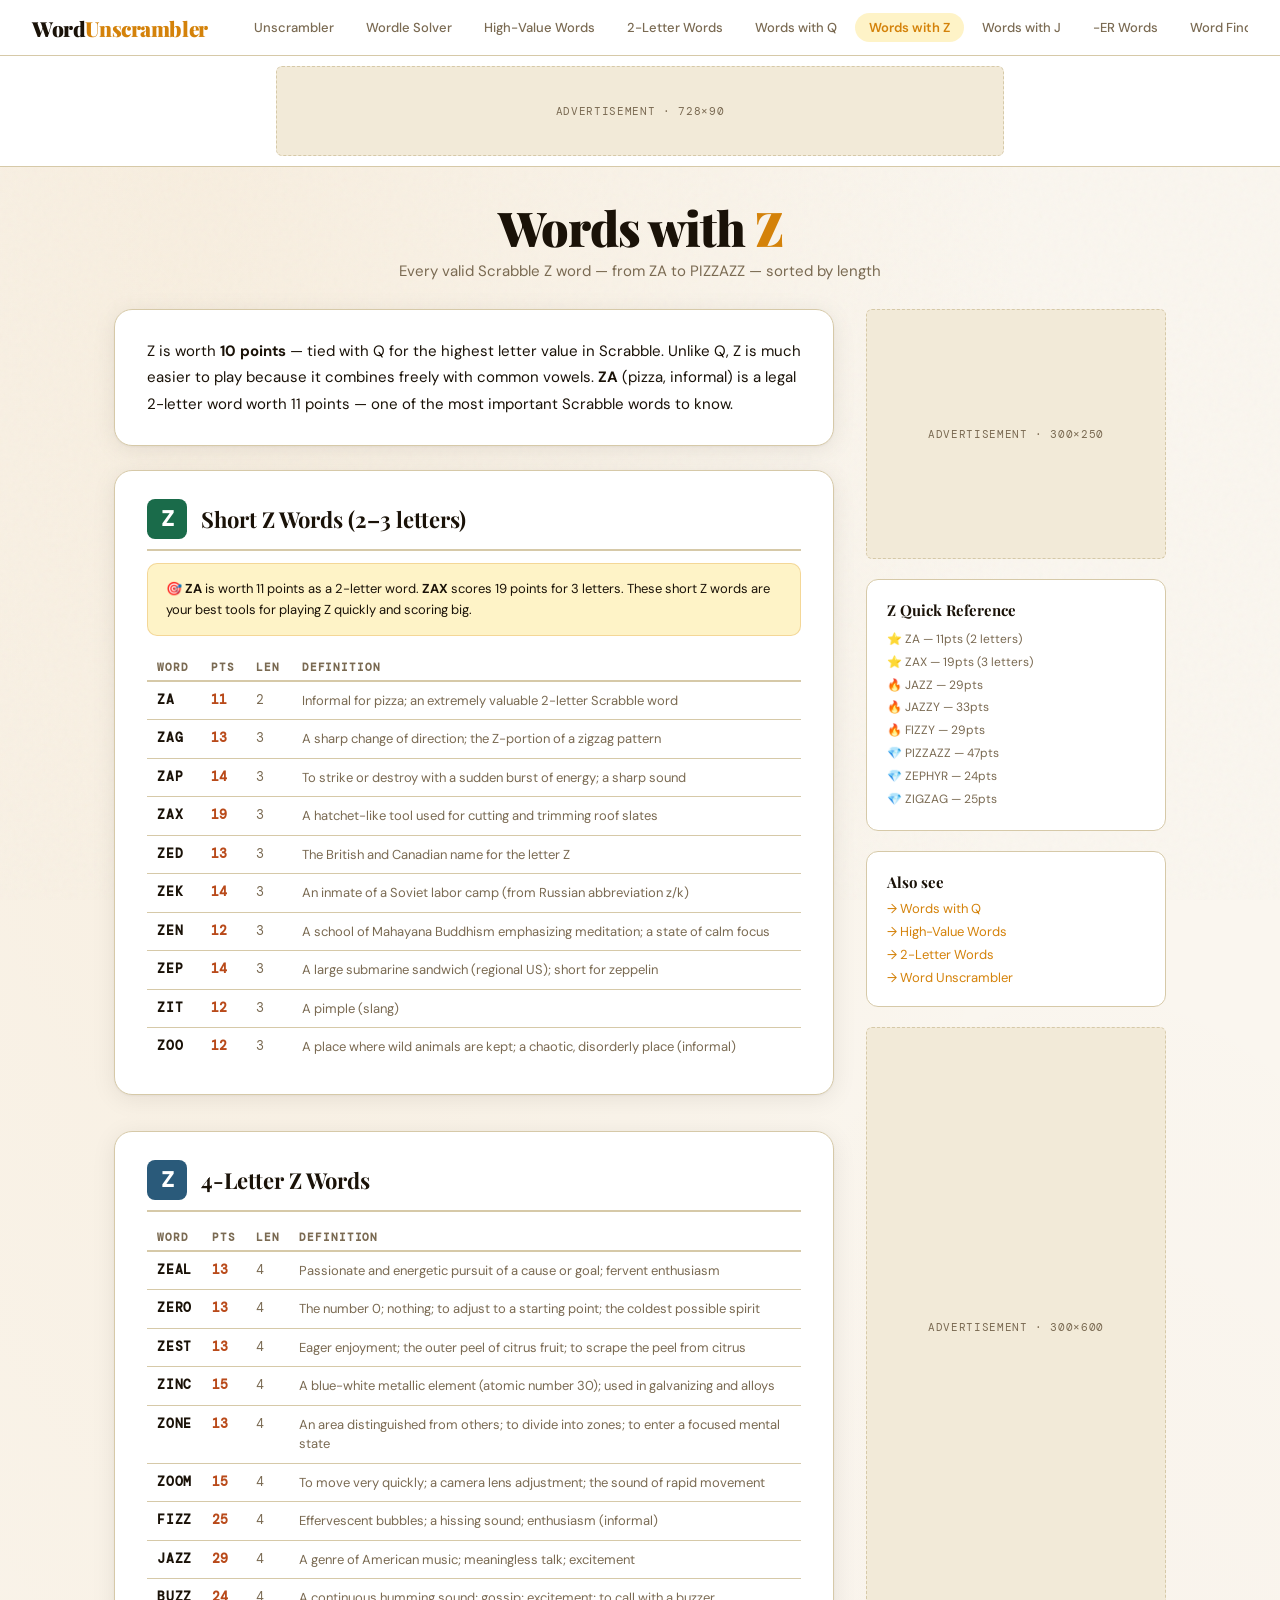
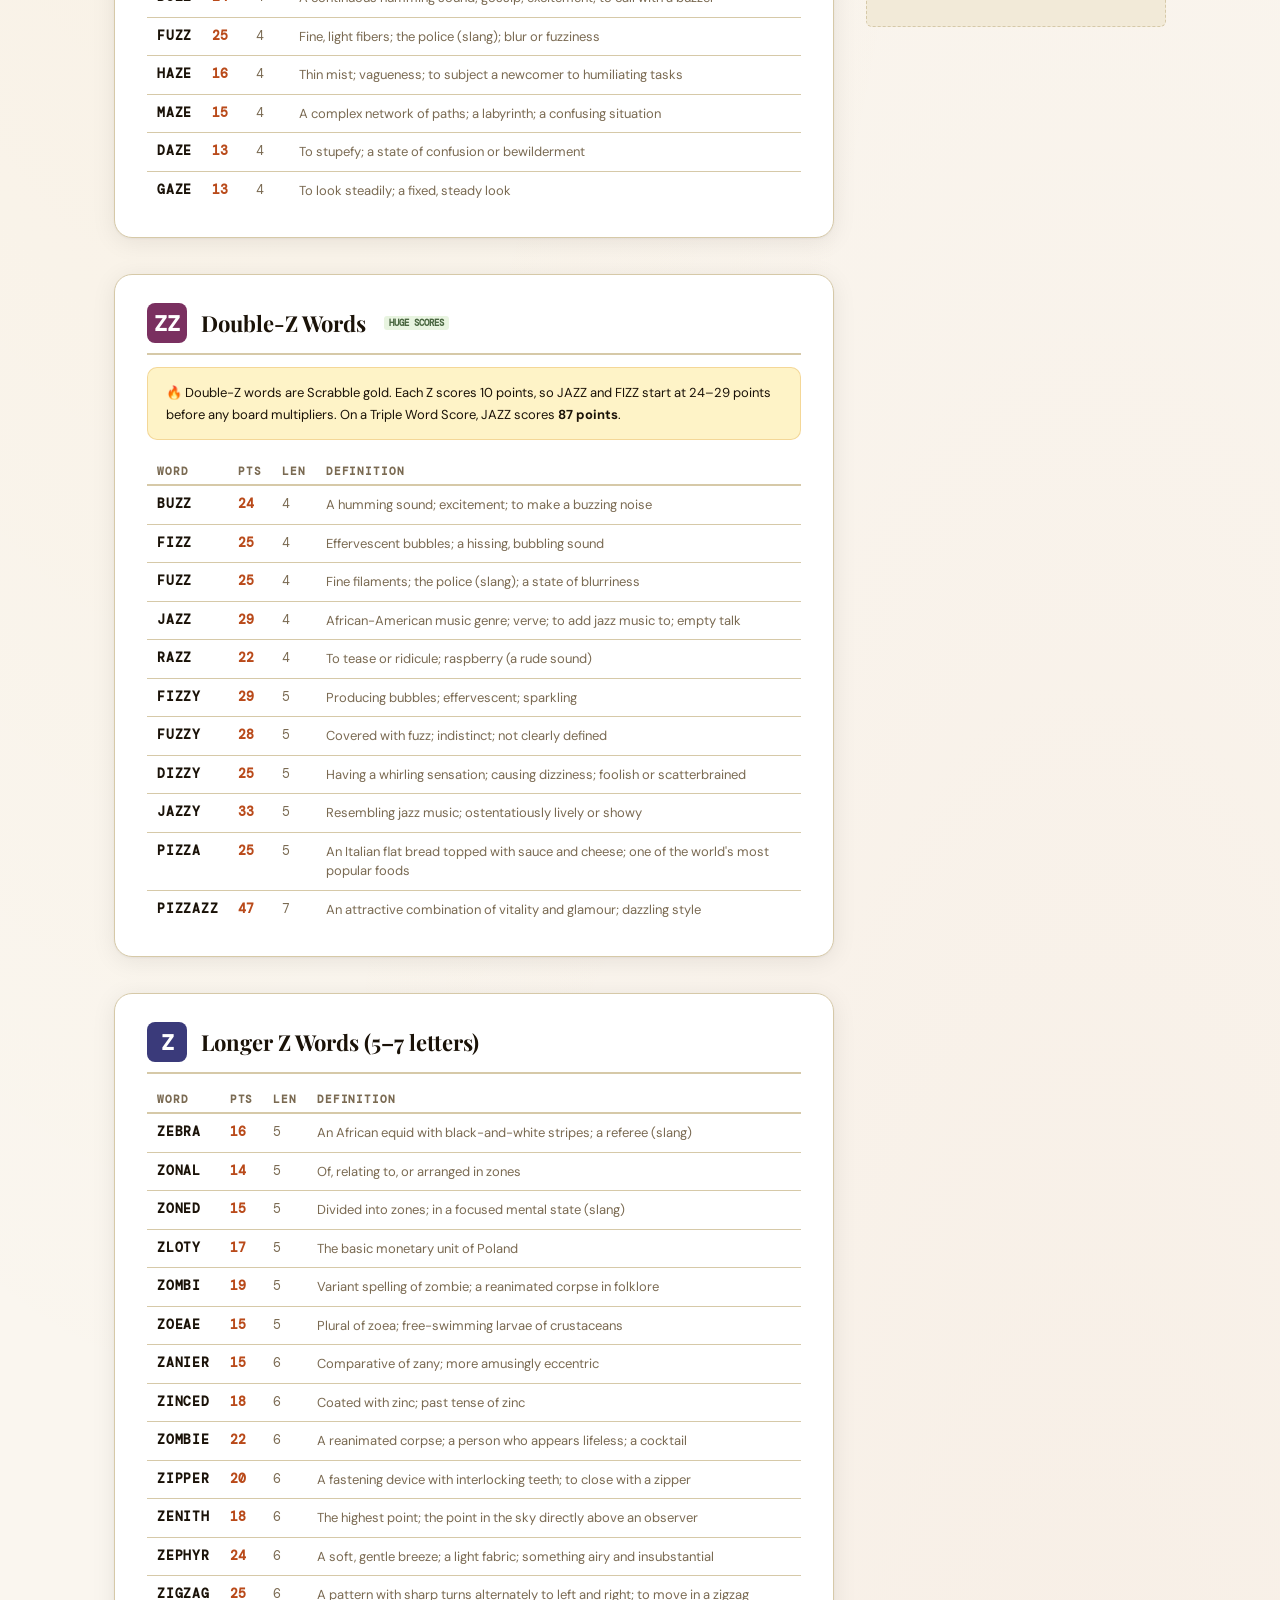
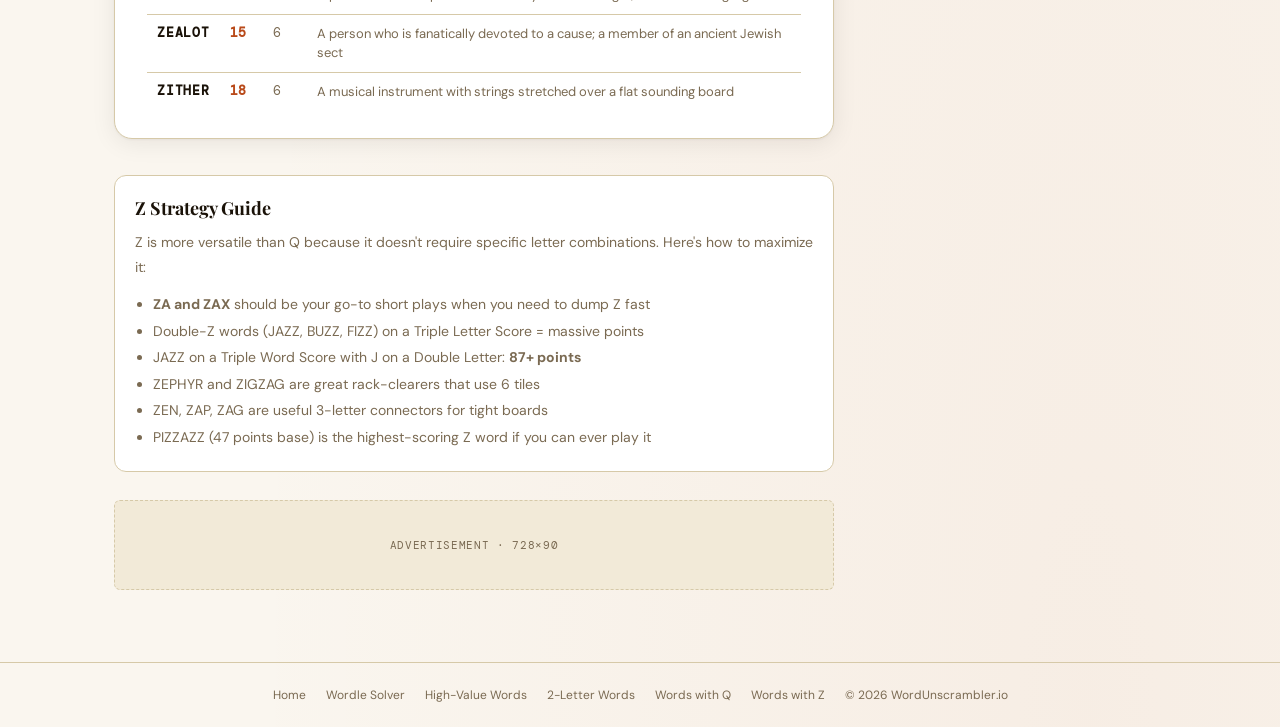
<file: pages/words-with-z.html>
<!DOCTYPE html>
<html lang="en">
<head>
<meta charset="UTF-8">
<meta name="viewport" content="width=device-width, initial-scale=1.0">
<title>Words with Z — Complete Scrabble Z Word List | WordUnscrambler</title>
<meta name="description" content="Every valid Scrabble word containing the letter Z, sorted by length and point value. From ZA and ZAX to PIZZAZZ — master the Z tile and dominate your games.">
<meta name="keywords" content="scrabble words with z, z words scrabble, words containing z, z scrabble words, high scoring z words">
<link rel="canonical" href="https://wordunscrambler.us.com/pages/words-with-z.html">
<link rel="stylesheet" href="../css/shared.css">
<style>
  .qz-section { margin-bottom: 36px; }
  .qz-header { display:flex; align-items:center; gap:14px; font-family:'Playfair Display',serif; font-size:22px; font-weight:700; margin-bottom:12px; padding-bottom:10px; border-bottom:2px solid var(--border); }
  .qz-badge { width:40px; height:40px; border-radius:8px; display:flex; align-items:center; justify-content:center; font-family:'DM Mono',monospace; font-size:22px; font-weight:700; color:white; }
  .word-table { width:100%; border-collapse:collapse; }
  .word-table th { text-align:left; font-size:11px; font-family:'DM Mono',monospace; letter-spacing:.08em; text-transform:uppercase; color:var(--muted); padding:6px 10px; border-bottom:2px solid var(--border); }
  .word-table td { padding:9px 10px; border-bottom:1px solid var(--border); font-size:13px; vertical-align:top; }
  .word-table tr:last-child td { border-bottom:none; }
  .word-table tr:hover td { background:var(--amber-pale); }
  .wc { font-family:'DM Mono',monospace; font-weight:700; font-size:14px; letter-spacing:.06em; text-transform:uppercase; }
  .pc { font-family:'DM Mono',monospace; font-size:12px; font-weight:700; color:var(--rust); white-space:nowrap; }
  .dc { color:var(--muted); font-size:12px; line-height:1.5; }
  .lc { font-family:'DM Mono',monospace; font-size:11px; color:var(--muted); }
  .zz-badge { display:inline-block; background:#e8f4e0; color:var(--sage); border-radius:3px; font-size:9px; font-family:'DM Mono',monospace; padding:1px 5px; margin-left:4px; font-weight:600; }
  .tip-box { background:var(--amber-pale); border:1.5px solid rgba(212,130,10,.25); border-radius:10px; padding:14px 18px; font-size:13px; line-height:1.65; margin-bottom:18px; }
</style>
</head>
<body>

<nav class="site-nav">
  <a class="nav-logo" href="../index.html">Word<span>Unscrambler</span></a>
  <div class="nav-links">
    <a class="nav-link" href="../index.html">Unscrambler</a>
    <a class="nav-link" href="../wordle.html">Wordle Solver</a>
    <a class="nav-link" href="high-value-words.html">High-Value Words</a>
    <a class="nav-link" href="two-letter-words.html">2-Letter Words</a>
    <a class="nav-link" href="words-with-q.html">Words with Q</a>
    <a class="nav-link active" href="words-with-z.html">Words with Z</a>
      <a class="nav-link" href="words-with-j.html">Words with J</a>
      <a class="nav-link" href="words-ending-in-er.html">-ER Words</a>
      <a class="nav-link" href="scrabble-word-finder.html">Word Finder</a>
  </div>
</nav>

<div style="padding:10px 24px; background:var(--white); border-bottom:1px solid var(--border); position:relative; z-index:1;">
  <div class="ad-unit ad-728x90">Advertisement · 728×90</div>
</div>

<div class="page-header">
  <h1 class="page-title">Words with <em>Z</em></h1>
  <p class="page-subtitle">Every valid Scrabble Z word — from ZA to PIZZAZZ — sorted by length</p>
</div>

<div class="page-wrap">
  <div class="main-col">

    <div class="card" style="margin-bottom:24px;">
      <p style="font-size:15px; line-height:1.75;">Z is worth <strong>10 points</strong> — tied with Q for the highest letter value in Scrabble. Unlike Q, Z is much easier to play because it combines freely with common vowels. <strong>ZA</strong> (pizza, informal) is a legal 2-letter word worth 11 points — one of the most important Scrabble words to know.</p>
    </div>

    <!-- Z 2-3 letter -->
    <div class="qz-section card">
      <div class="qz-header"><div class="qz-badge" style="background:#1a6b4a;">Z</div>Short Z Words (2–3 letters)</div>
      <div class="tip-box">🎯 <strong>ZA</strong> is worth 11 points as a 2-letter word. <strong>ZAX</strong> scores 19 points for 3 letters. These short Z words are your best tools for playing Z quickly and scoring big.</div>
      <table class="word-table">
        <thead><tr><th>Word</th><th>Pts</th><th>Len</th><th>Definition</th></tr></thead>
        <tbody>
          <tr><td class="wc">ZA</td><td class="pc">11</td><td class="lc">2</td><td class="dc">Informal for pizza; an extremely valuable 2-letter Scrabble word</td></tr>
          <tr><td class="wc">ZAG</td><td class="pc">13</td><td class="lc">3</td><td class="dc">A sharp change of direction; the Z-portion of a zigzag pattern</td></tr>
          <tr><td class="wc">ZAP</td><td class="pc">14</td><td class="lc">3</td><td class="dc">To strike or destroy with a sudden burst of energy; a sharp sound</td></tr>
          <tr><td class="wc">ZAX</td><td class="pc">19</td><td class="lc">3</td><td class="dc">A hatchet-like tool used for cutting and trimming roof slates</td></tr>
          <tr><td class="wc">ZED</td><td class="pc">13</td><td class="lc">3</td><td class="dc">The British and Canadian name for the letter Z</td></tr>
          <tr><td class="wc">ZEK</td><td class="pc">14</td><td class="lc">3</td><td class="dc">An inmate of a Soviet labor camp (from Russian abbreviation z/k)</td></tr>
          <tr><td class="wc">ZEN</td><td class="pc">12</td><td class="lc">3</td><td class="dc">A school of Mahayana Buddhism emphasizing meditation; a state of calm focus</td></tr>
          <tr><td class="wc">ZEP</td><td class="pc">14</td><td class="lc">3</td><td class="dc">A large submarine sandwich (regional US); short for zeppelin</td></tr>
          <tr><td class="wc">ZIT</td><td class="pc">12</td><td class="lc">3</td><td class="dc">A pimple (slang)</td></tr>
          <tr><td class="wc">ZOO</td><td class="pc">12</td><td class="lc">3</td><td class="dc">A place where wild animals are kept; a chaotic, disorderly place (informal)</td></tr>
        </tbody>
      </table>
    </div>

    <!-- Z 4-letter -->
    <div class="qz-section card">
      <div class="qz-header"><div class="qz-badge" style="background:#2a5a7a;">Z</div>4-Letter Z Words</div>
      <table class="word-table">
        <thead><tr><th>Word</th><th>Pts</th><th>Len</th><th>Definition</th></tr></thead>
        <tbody>
          <tr><td class="wc">ZEAL</td><td class="pc">13</td><td class="lc">4</td><td class="dc">Passionate and energetic pursuit of a cause or goal; fervent enthusiasm</td></tr>
          <tr><td class="wc">ZERO</td><td class="pc">13</td><td class="lc">4</td><td class="dc">The number 0; nothing; to adjust to a starting point; the coldest possible spirit</td></tr>
          <tr><td class="wc">ZEST</td><td class="pc">13</td><td class="lc">4</td><td class="dc">Eager enjoyment; the outer peel of citrus fruit; to scrape the peel from citrus</td></tr>
          <tr><td class="wc">ZINC</td><td class="pc">15</td><td class="lc">4</td><td class="dc">A blue-white metallic element (atomic number 30); used in galvanizing and alloys</td></tr>
          <tr><td class="wc">ZONE</td><td class="pc">13</td><td class="lc">4</td><td class="dc">An area distinguished from others; to divide into zones; to enter a focused mental state</td></tr>
          <tr><td class="wc">ZOOM</td><td class="pc">15</td><td class="lc">4</td><td class="dc">To move very quickly; a camera lens adjustment; the sound of rapid movement</td></tr>
          <tr><td class="wc">FIZZ</td><td class="pc">25</td><td class="lc">4</td><td class="dc">Effervescent bubbles; a hissing sound; enthusiasm (informal)</td></tr>
          <tr><td class="wc">JAZZ</td><td class="pc">29</td><td class="lc">4</td><td class="dc">A genre of American music; meaningless talk; excitement</td></tr>
          <tr><td class="wc">BUZZ</td><td class="pc">24</td><td class="lc">4</td><td class="dc">A continuous humming sound; gossip; excitement; to call with a buzzer</td></tr>
          <tr><td class="wc">FUZZ</td><td class="pc">25</td><td class="lc">4</td><td class="dc">Fine, light fibers; the police (slang); blur or fuzziness</td></tr>
          <tr><td class="wc">HAZE</td><td class="pc">16</td><td class="lc">4</td><td class="dc">Thin mist; vagueness; to subject a newcomer to humiliating tasks</td></tr>
          <tr><td class="wc">MAZE</td><td class="pc">15</td><td class="lc">4</td><td class="dc">A complex network of paths; a labyrinth; a confusing situation</td></tr>
          <tr><td class="wc">DAZE</td><td class="pc">13</td><td class="lc">4</td><td class="dc">To stupefy; a state of confusion or bewilderment</td></tr>
          <tr><td class="wc">GAZE</td><td class="pc">13</td><td class="lc">4</td><td class="dc">To look steadily; a fixed, steady look</td></tr>
        </tbody>
      </table>
    </div>

    <!-- Double Z words -->
    <div class="qz-section card">
      <div class="qz-header"><div class="qz-badge" style="background:#7a3060;">ZZ</div>Double-Z Words <span class="zz-badge">HUGE SCORES</span></div>
      <div class="tip-box">🔥 Double-Z words are Scrabble gold. Each Z scores 10 points, so JAZZ and FIZZ start at 24–29 points before any board multipliers. On a Triple Word Score, JAZZ scores <strong>87 points</strong>.</div>
      <table class="word-table">
        <thead><tr><th>Word</th><th>Pts</th><th>Len</th><th>Definition</th></tr></thead>
        <tbody>
          <tr><td class="wc">BUZZ</td><td class="pc">24</td><td class="lc">4</td><td class="dc">A humming sound; excitement; to make a buzzing noise</td></tr>
          <tr><td class="wc">FIZZ</td><td class="pc">25</td><td class="lc">4</td><td class="dc">Effervescent bubbles; a hissing, bubbling sound</td></tr>
          <tr><td class="wc">FUZZ</td><td class="pc">25</td><td class="lc">4</td><td class="dc">Fine filaments; the police (slang); a state of blurriness</td></tr>
          <tr><td class="wc">JAZZ</td><td class="pc">29</td><td class="lc">4</td><td class="dc">African-American music genre; verve; to add jazz music to; empty talk</td></tr>
          <tr><td class="wc">RAZZ</td><td class="pc">22</td><td class="lc">4</td><td class="dc">To tease or ridicule; raspberry (a rude sound)</td></tr>
          <tr><td class="wc">FIZZY</td><td class="pc">29</td><td class="lc">5</td><td class="dc">Producing bubbles; effervescent; sparkling</td></tr>
          <tr><td class="wc">FUZZY</td><td class="pc">28</td><td class="lc">5</td><td class="dc">Covered with fuzz; indistinct; not clearly defined</td></tr>
          <tr><td class="wc">DIZZY</td><td class="pc">25</td><td class="lc">5</td><td class="dc">Having a whirling sensation; causing dizziness; foolish or scatterbrained</td></tr>
          <tr><td class="wc">JAZZY</td><td class="pc">33</td><td class="lc">5</td><td class="dc">Resembling jazz music; ostentatiously lively or showy</td></tr>
          <tr><td class="wc">PIZZA</td><td class="pc">25</td><td class="lc">5</td><td class="dc">An Italian flat bread topped with sauce and cheese; one of the world's most popular foods</td></tr>
          <tr><td class="wc">PIZZAZZ</td><td class="pc">47</td><td class="lc">7</td><td class="dc">An attractive combination of vitality and glamour; dazzling style</td></tr>
        </tbody>
      </table>
    </div>

    <!-- 5-7 letter Z words -->
    <div class="qz-section card">
      <div class="qz-header"><div class="qz-badge" style="background:#3a3a7a;">Z</div>Longer Z Words (5–7 letters)</div>
      <table class="word-table">
        <thead><tr><th>Word</th><th>Pts</th><th>Len</th><th>Definition</th></tr></thead>
        <tbody>
          <tr><td class="wc">ZEBRA</td><td class="pc">16</td><td class="lc">5</td><td class="dc">An African equid with black-and-white stripes; a referee (slang)</td></tr>
          <tr><td class="wc">ZONAL</td><td class="pc">14</td><td class="lc">5</td><td class="dc">Of, relating to, or arranged in zones</td></tr>
          <tr><td class="wc">ZONED</td><td class="pc">15</td><td class="lc">5</td><td class="dc">Divided into zones; in a focused mental state (slang)</td></tr>
          <tr><td class="wc">ZLOTY</td><td class="pc">17</td><td class="lc">5</td><td class="dc">The basic monetary unit of Poland</td></tr>
          <tr><td class="wc">ZOMBI</td><td class="pc">19</td><td class="lc">5</td><td class="dc">Variant spelling of zombie; a reanimated corpse in folklore</td></tr>
          <tr><td class="wc">ZOEAE</td><td class="pc">15</td><td class="lc">5</td><td class="dc">Plural of zoea; free-swimming larvae of crustaceans</td></tr>
          <tr><td class="wc">ZANIER</td><td class="pc">15</td><td class="lc">6</td><td class="dc">Comparative of zany; more amusingly eccentric</td></tr>
          <tr><td class="wc">ZINCED</td><td class="pc">18</td><td class="lc">6</td><td class="dc">Coated with zinc; past tense of zinc</td></tr>
          <tr><td class="wc">ZOMBIE</td><td class="pc">22</td><td class="lc">6</td><td class="dc">A reanimated corpse; a person who appears lifeless; a cocktail</td></tr>
          <tr><td class="wc">ZIPPER</td><td class="pc">20</td><td class="lc">6</td><td class="dc">A fastening device with interlocking teeth; to close with a zipper</td></tr>
          <tr><td class="wc">ZENITH</td><td class="pc">18</td><td class="lc">6</td><td class="dc">The highest point; the point in the sky directly above an observer</td></tr>
          <tr><td class="wc">ZEPHYR</td><td class="pc">24</td><td class="lc">6</td><td class="dc">A soft, gentle breeze; a light fabric; something airy and insubstantial</td></tr>
          <tr><td class="wc">ZIGZAG</td><td class="pc">25</td><td class="lc">6</td><td class="dc">A pattern with sharp turns alternately to left and right; to move in a zigzag</td></tr>
          <tr><td class="wc">ZEALOT</td><td class="pc">15</td><td class="lc">6</td><td class="dc">A person who is fanatically devoted to a cause; a member of an ancient Jewish sect</td></tr>
          <tr><td class="wc">ZITHER</td><td class="pc">18</td><td class="lc">6</td><td class="dc">A musical instrument with strings stretched over a flat sounding board</td></tr>
        </tbody>
      </table>
    </div>

    <div class="card-sm">
      <h2 style="font-family:'Playfair Display',serif; font-size:18px; margin-bottom:10px;">Z Strategy Guide</h2>
      <p style="font-size:14px; color:var(--muted); line-height:1.75; margin-bottom:12px;">Z is more versatile than Q because it doesn't require specific letter combinations. Here's how to maximize it:</p>
      <ul style="font-size:14px; color:var(--muted); line-height:1.9; padding-left:18px;">
        <li><strong>ZA and ZAX</strong> should be your go-to short plays when you need to dump Z fast</li>
        <li>Double-Z words (JAZZ, BUZZ, FIZZ) on a Triple Letter Score = massive points</li>
        <li>JAZZ on a Triple Word Score with J on a Double Letter: <strong>87+ points</strong></li>
        <li>ZEPHYR and ZIGZAG are great rack-clearers that use 6 tiles</li>
        <li>ZEN, ZAP, ZAG are useful 3-letter connectors for tight boards</li>
        <li>PIZZAZZ (47 points base) is the highest-scoring Z word if you can ever play it</li>
      </ul>
    </div>

    <div style="margin-top:28px; text-align:center;">
      <div class="ad-unit ad-728x90">Advertisement · 728×90</div>
    </div>
  </div>

  <aside class="sidebar">
    <div class="ad-unit ad-300x250">Advertisement · 300×250</div>

    <div class="card-sm">
      <h3 style="font-family:'Playfair Display',serif; font-size:15px; margin-bottom:8px;">Z Quick Reference</h3>
      <div style="font-size:12px; color:var(--muted); line-height:1.9;">
        <div>⭐ ZA — 11pts (2 letters)</div>
        <div>⭐ ZAX — 19pts (3 letters)</div>
        <div>🔥 JAZZ — 29pts</div>
        <div>🔥 JAZZY — 33pts</div>
        <div>🔥 FIZZY — 29pts</div>
        <div>💎 PIZZAZZ — 47pts</div>
        <div>💎 ZEPHYR — 24pts</div>
        <div>💎 ZIGZAG — 25pts</div>
      </div>
    </div>

    <div class="card-sm">
      <h3 style="font-family:'Playfair Display',serif; font-size:15px; margin-bottom:8px;">Also see</h3>
      <div style="display:flex; flex-direction:column; gap:6px; font-size:13px;">
        <a href="words-with-q.html" style="color:var(--amber); text-decoration:none;">→ Words with Q</a>
        <a href="high-value-words.html" style="color:var(--amber); text-decoration:none;">→ High-Value Words</a>
        <a href="two-letter-words.html" style="color:var(--amber); text-decoration:none;">→ 2-Letter Words</a>
        <a href="../index.html" style="color:var(--amber); text-decoration:none;">→ Word Unscrambler</a>
      </div>
    </div>

    <div class="ad-unit ad-300x600">Advertisement · 300×600</div>
  </aside>
</div>

<footer class="site-footer">
  <a href="../index.html">Home</a>
  <a href="../wordle.html">Wordle Solver</a>
  <a href="high-value-words.html">High-Value Words</a>
  <a href="two-letter-words.html">2-Letter Words</a>
  <a href="words-with-q.html">Words with Q</a>
  <a href="words-with-z.html">Words with Z</a>
  <span>© 2026 WordUnscrambler.io</span>
</footer>
</body>
</html>
</file>
<file: css/shared.css>
/* ============================================================
   shared.css — WordUnscrambler site-wide styles
   ============================================================ */

@import url('https://fonts.googleapis.com/css2?family=Playfair+Display:ital,wght@0,700;0,900;1,700&family=DM+Mono:wght@400;500&family=DM+Sans:wght@300;400;500;600&display=swap');

:root {
  --ink:        #1a1208;
  --paper:      #faf6ef;
  --cream:      #f2ead8;
  --amber:      #d4820a;
  --amber-lt:   #f5c842;
  --amber-pale: #fef3c7;
  --rust:       #b94a1a;
  --sage:       #4a6741;
  --muted:      #7a6a52;
  --border:     #d6c9a8;
  --white:      #ffffff;

  --radius-sm:  6px;
  --radius-md:  12px;
  --radius-lg:  18px;
  --shadow-sm:  0 1px 3px rgba(26,18,8,.06);
  --shadow-md:  0 4px 24px rgba(26,18,8,.08), 0 1px 3px rgba(26,18,8,.05);
  --shadow-lg:  0 12px 48px rgba(26,18,8,.12);
}

*, *::before, *::after { box-sizing: border-box; margin: 0; padding: 0; }

html { scroll-behavior: smooth; }

body {
  background: var(--paper);
  color: var(--ink);
  font-family: 'DM Sans', sans-serif;
  min-height: 100vh;
  background-image:
    radial-gradient(ellipse at 15% 0%, rgba(212,130,10,.07) 0%, transparent 55%),
    radial-gradient(ellipse at 85% 100%, rgba(185,74,26,.05) 0%, transparent 55%);
}

/* noise overlay */
body::before {
  content: '';
  position: fixed; inset: 0;
  background-image: url("data:image/svg+xml,%3Csvg viewBox='0 0 200 200' xmlns='http://www.w3.org/2000/svg'%3E%3Cfilter id='n'%3E%3CfeTurbulence type='fractalNoise' baseFrequency='.9' numOctaves='4' stitchTiles='stitch'/%3E%3C/filter%3E%3Crect width='100%25' height='100%25' filter='url(%23n)' opacity='.03'/%3E%3C/svg%3E");
  pointer-events: none; z-index: 0;
}

/* ── NAV ── */
.site-nav {
  position: relative; z-index: 10;
  background: var(--white);
  border-bottom: 1px solid var(--border);
  padding: 0 32px;
  display: flex;
  align-items: center;
  gap: 0;
  height: 56px;
}

.nav-logo {
  font-family: 'Playfair Display', serif;
  font-weight: 900;
  font-size: 1.3rem;
  letter-spacing: -.02em;
  color: var(--ink);
  text-decoration: none;
  margin-right: 32px;
  white-space: nowrap;
}

.nav-logo span { color: var(--amber); }

.nav-links {
  display: flex;
  gap: 4px;
  align-items: center;
  flex: 1;
  overflow-x: auto;
}

.nav-link {
  padding: 6px 14px;
  border-radius: 20px;
  font-size: 13px;
  font-weight: 500;
  color: var(--muted);
  text-decoration: none;
  white-space: nowrap;
  transition: all .15s;
}

.nav-link:hover { color: var(--ink); background: var(--cream); }
.nav-link.active { background: var(--amber-pale); color: var(--amber); font-weight: 600; }

/* ── AD UNITS ── */
.ad-unit {
  background: var(--cream);
  border: 1px dashed var(--border);
  border-radius: var(--radius-sm);
  display: flex; align-items: center; justify-content: center;
  color: var(--muted);
  font-family: 'DM Mono', monospace;
  font-size: 11px;
  letter-spacing: .06em;
  text-transform: uppercase;
}

.ad-728x90  { width: 100%; max-width: 728px; height: 90px; margin: 0 auto; }
.ad-300x250 { width: 300px; height: 250px; }
.ad-300x600 { width: 300px; height: 600px; }

/* ── LAYOUT ── */
.page-header {
  position: relative; z-index: 1;
  padding: 36px 32px 0;
  text-align: center;
}

.page-title {
  font-family: 'Playfair Display', serif;
  font-weight: 900;
  font-size: clamp(2rem, 5vw, 3rem);
  letter-spacing: -.025em;
  line-height: 1;
}

.page-title em { color: var(--amber); font-style: normal; }
.page-subtitle { margin-top: 10px; font-size: 15px; color: var(--muted); }

.page-wrap {
  position: relative; z-index: 1;
  max-width: 1100px;
  margin: 0 auto;
  padding: 28px 24px 72px;
  display: flex; gap: 32px; align-items: flex-start;
}

.main-col { flex: 1; min-width: 0; }

.sidebar {
  width: 300px; flex-shrink: 0;
  display: flex; flex-direction: column; gap: 20px;
  position: sticky; top: 76px;
}

/* ── CARDS ── */
.card {
  background: var(--white);
  border: 1.5px solid var(--border);
  border-radius: var(--radius-lg);
  padding: 28px 32px;
  box-shadow: var(--shadow-md);
}

.card-sm {
  background: var(--white);
  border: 1.5px solid var(--border);
  border-radius: var(--radius-md);
  padding: 20px;
}

.card-title {
  font-family: 'Playfair Display', serif;
  font-size: 20px; font-weight: 700;
  margin-bottom: 6px;
}

.card-hint { font-size: 13px; color: var(--muted); margin-bottom: 20px; }

/* ── FORM ELEMENTS ── */
.input-row { display: flex; gap: 10px; flex-wrap: wrap; }

.text-input {
  flex: 1; min-width: 180px; height: 52px;
  font-family: 'DM Mono', monospace;
  font-size: 20px; font-weight: 500;
  letter-spacing: .1em; text-transform: uppercase;
  border: 2px solid var(--border); border-radius: var(--radius-sm);
  padding: 0 16px;
  background: var(--paper); color: var(--ink); outline: none;
  transition: border-color .2s, box-shadow .2s;
}

.text-input:focus {
  border-color: var(--amber);
  box-shadow: 0 0 0 3px rgba(212,130,10,.14);
}

.btn {
  height: 52px; padding: 0 26px;
  border: none; border-radius: var(--radius-sm);
  font-family: 'DM Sans', sans-serif;
  font-size: 15px; font-weight: 600;
  cursor: pointer; transition: all .15s;
  letter-spacing: .01em; white-space: nowrap;
}

.btn-primary { background: var(--amber); color: white; }
.btn-primary:hover { background: #b87009; }
.btn-primary:active { transform: scale(.98); }

.btn-secondary {
  background: var(--cream);
  color: var(--ink);
  border: 1.5px solid var(--border);
}
.btn-secondary:hover { background: var(--amber-pale); border-color: var(--amber); }

.btn-sm { height: 34px; padding: 0 14px; font-size: 13px; }

.filter-row {
  display: flex; gap: 16px; margin-top: 14px;
  flex-wrap: wrap; align-items: center;
}

.filter-group {
  display: flex; align-items: center; gap: 7px;
  font-size: 12px; color: var(--muted);
}

.filter-group label { cursor: pointer; }

.filter-group select,
.filter-group input[type=text] {
  border: 1px solid var(--border); border-radius: 6px;
  padding: 4px 8px; font-size: 12px;
  font-family: 'DM Mono', monospace;
  background: var(--paper); color: var(--ink); outline: none;
  letter-spacing: .04em; text-transform: uppercase;
}

/* ── TABS ── */
.tab-row { display: flex; gap: 6px; flex-wrap: wrap; margin-bottom: 18px; }

.tab {
  padding: 5px 14px;
  border: 1.5px solid var(--border); border-radius: 20px;
  font-size: 12px; font-family: 'DM Mono', monospace;
  cursor: pointer; background: var(--white); color: var(--muted);
  transition: all .15s; letter-spacing: .04em;
}

.tab:hover { border-color: var(--amber); color: var(--amber); }

.tab.active {
  background: var(--amber); border-color: var(--amber); color: white;
}

/* ── WORD GRID ── */
.word-group { margin-bottom: 26px; }

.group-label {
  font-size: 11px; font-family: 'DM Mono', monospace;
  letter-spacing: .1em; text-transform: uppercase;
  color: var(--muted);
  border-bottom: 1px solid var(--border);
  padding-bottom: 6px; margin-bottom: 12px;
}

.words-grid { display: flex; flex-wrap: wrap; gap: 7px; }

.word-chip {
  background: var(--white);
  border: 1.5px solid var(--border); border-radius: 8px;
  padding: 7px 13px;
  font-family: 'DM Mono', monospace;
  font-size: 13px; font-weight: 500;
  letter-spacing: .06em; text-transform: uppercase;
  color: var(--ink); cursor: pointer;
  transition: all .15s; position: relative;
  user-select: none;
}

.word-chip:hover {
  border-color: var(--amber); background: var(--amber-pale);
  color: var(--amber); transform: translateY(-1px);
  box-shadow: 0 3px 8px rgba(212,130,10,.15);
}

.word-chip.high-val { border-color: var(--rust); background: #fff5f2; }
.score-pip {
  position: absolute; top: -7px; right: -7px;
  background: var(--rust); color: white;
  font-size: 9px; border-radius: 10px; padding: 1px 5px;
  font-family: 'DM Mono', monospace;
}

/* ── LOADER / EMPTY ── */
.loader {
  display: none; text-align: center; padding: 48px;
  color: var(--muted); font-size: 14px;
}
.loader.on { display: block; }

.spinner {
  display: inline-block; width: 28px; height: 28px;
  border: 3px solid var(--border); border-top-color: var(--amber);
  border-radius: 50%; animation: spin .7s linear infinite;
  margin-bottom: 12px;
}

@keyframes spin { to { transform: rotate(360deg); } }

.empty-state {
  text-align: center; padding: 64px 24px; color: var(--muted);
}
.empty-icon { font-size: 48px; display: block; margin-bottom: 16px; }
.empty-state h2 { font-family: 'Playfair Display', serif; font-size: 20px; color: var(--ink); margin-bottom: 8px; }
.empty-state p { font-size: 14px; line-height: 1.7; max-width: 340px; margin: 0 auto; }

/* ── DEFINITION PANEL ── */
.def-panel {
  display: none;
  background: var(--amber-pale);
  border: 1.5px solid rgba(212,130,10,.25);
  border-radius: var(--radius-md); padding: 18px 22px;
  margin-bottom: 18px; animation: fadeUp .2s ease;
}
.def-panel.on { display: block; }
.def-word { font-family: 'Playfair Display', serif; font-size: 22px; font-weight: 700; margin-bottom: 3px; }
.def-pos { font-size: 12px; color: var(--muted); font-style: italic; margin-bottom: 6px; }
.def-text { font-size: 14px; line-height: 1.65; }
.def-score { font-size: 12px; color: var(--rust); margin-top: 8px; font-family: 'DM Mono', monospace; }

@keyframes fadeUp { from { opacity:0; transform:translateY(5px); } to { opacity:1; transform:none; } }

/* ── TOAST ── */
.toast {
  position: fixed; bottom: 24px; left: 50%;
  transform: translateX(-50%) translateY(80px);
  background: var(--ink); color: white;
  padding: 10px 20px; border-radius: 8px;
  font-size: 13px; font-family: 'DM Mono', monospace;
  transition: transform .3s cubic-bezier(.22,1,.36,1); z-index: 999;
}
.toast.show { transform: translateX(-50%) translateY(0); }

/* ── FOOTER ── */
.site-footer {
  position: relative; z-index: 1;
  border-top: 1px solid var(--border);
  padding: 24px 32px; text-align: center;
  font-size: 12px; color: var(--muted);
  display: flex; gap: 20px; justify-content: center; flex-wrap: wrap;
}
.site-footer a { color: var(--muted); text-decoration: none; }
.site-footer a:hover { color: var(--amber); }

/* ── RESPONSIVE ── */
@media (max-width: 820px) {
  .sidebar { display: none; }
  .page-wrap { padding: 16px 16px 48px; }
  .card { padding: 20px; }
  .site-nav { padding: 0 16px; }
}
</file>
